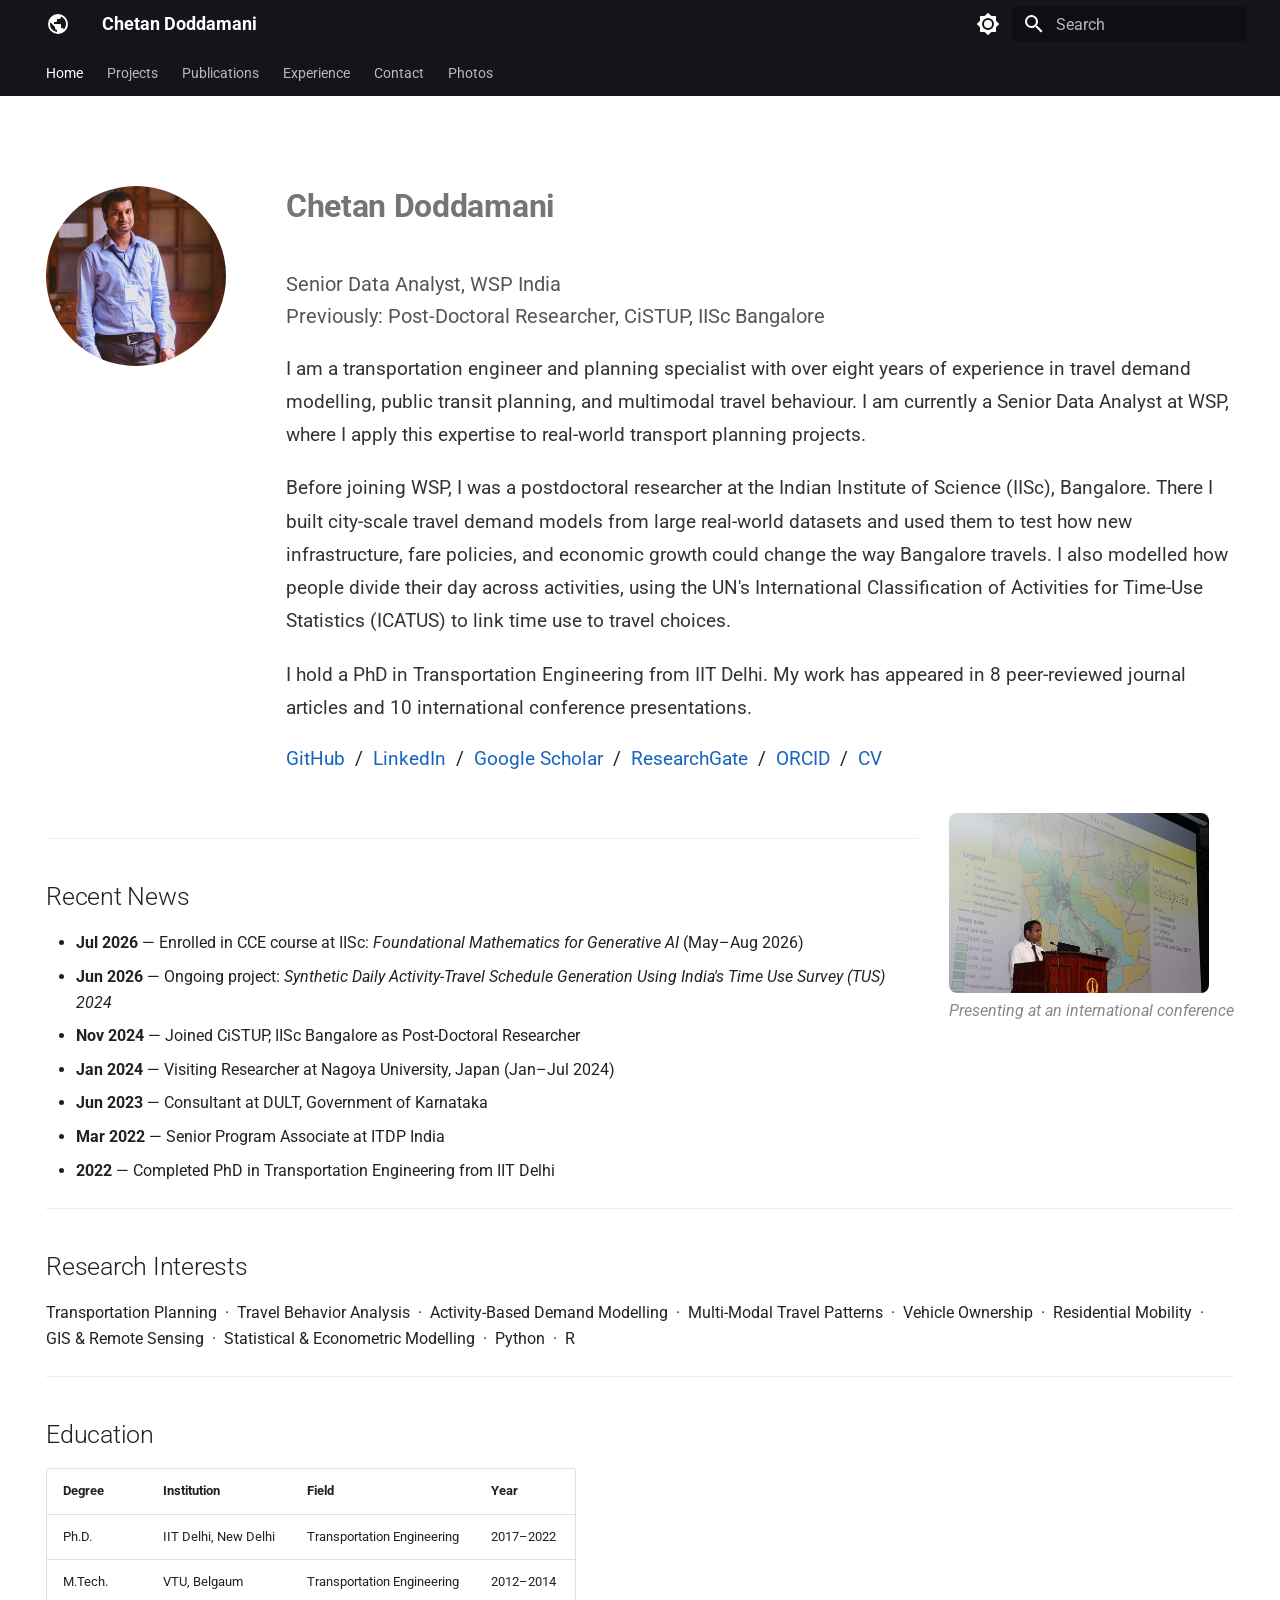
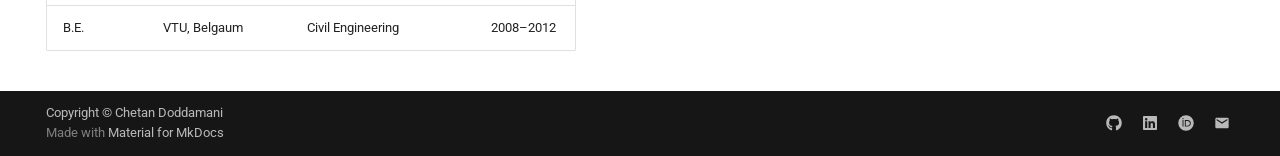
<file: index.html>
<!doctype html>
<html lang="en" class="no-js">
  <head>
    
      <meta charset="utf-8">
      <meta name="viewport" content="width=device-width,initial-scale=1">
      
        <meta name="description" content="Portfolio of Chetan Doddamani — GIS, Remote Sensing, and Spatial Data Science">
      
      
        <meta name="author" content="Chetan Doddamani">
      
      
      
      
        <link rel="next" href="projects/">
      
      
        
      
      
      <link rel="icon" href="assets/images/favicon.png">
      <meta name="generator" content="mkdocs-1.6.1, mkdocs-material-9.7.6">
    
    
      
        <title>Chetan Doddamani</title>
      
    
    
      <link rel="stylesheet" href="assets/stylesheets/main.484c7ddc.min.css">
      
        
        <link rel="stylesheet" href="assets/stylesheets/palette.ab4e12ef.min.css">
      
      


    
    
      
    
    
      
        
        
        <link rel="preconnect" href="https://fonts.gstatic.com" crossorigin>
        <link rel="stylesheet" href="https://fonts.googleapis.com/css?family=Roboto:300,300i,400,400i,700,700i%7CRoboto+Mono:400,400i,700,700i&display=fallback">
        <style>:root{--md-text-font:"Roboto";--md-code-font:"Roboto Mono"}</style>
      
    
    
      <link rel="stylesheet" href="assets/css/extra.css">
    
    <script>__md_scope=new URL(".",location),__md_hash=e=>[...e].reduce(((e,_)=>(e<<5)-e+_.charCodeAt(0)),0),__md_get=(e,_=localStorage,t=__md_scope)=>JSON.parse(_.getItem(t.pathname+"."+e)),__md_set=(e,_,t=localStorage,a=__md_scope)=>{try{t.setItem(a.pathname+"."+e,JSON.stringify(_))}catch(e){}}</script>
    
      

    
    
  </head>
  
  
    
    
      
    
    
    
    
    <body dir="ltr" data-md-color-scheme="default" data-md-color-primary="black" data-md-color-accent="black">
  
    
    <input class="md-toggle" data-md-toggle="drawer" type="checkbox" id="__drawer" autocomplete="off">
    <input class="md-toggle" data-md-toggle="search" type="checkbox" id="__search" autocomplete="off">
    <label class="md-overlay" for="__drawer"></label>
    <div data-md-component="skip">
      
        
        <a href="#recent-news" class="md-skip">
          Skip to content
        </a>
      
    </div>
    <div data-md-component="announce">
      
    </div>
    
    
      

<header class="md-header" data-md-component="header">
  <nav class="md-header__inner md-grid" aria-label="Header">
    <a href="." title="Chetan Doddamani" class="md-header__button md-logo" aria-label="Chetan Doddamani" data-md-component="logo">
      
  
  <svg xmlns="http://www.w3.org/2000/svg" viewBox="0 0 24 24"><path d="M17.9 17.39c-.26-.8-1.01-1.39-1.9-1.39h-1v-3a1 1 0 0 0-1-1H8v-2h2a1 1 0 0 0 1-1V7h2a2 2 0 0 0 2-2v-.41a7.984 7.984 0 0 1 2.9 12.8M11 19.93c-3.95-.49-7-3.85-7-7.93 0-.62.08-1.22.21-1.79L9 15v1a2 2 0 0 0 2 2m1-16A10 10 0 0 0 2 12a10 10 0 0 0 10 10 10 10 0 0 0 10-10A10 10 0 0 0 12 2"/></svg>

    </a>
    <label class="md-header__button md-icon" for="__drawer">
      
      <svg xmlns="http://www.w3.org/2000/svg" viewBox="0 0 24 24"><path d="M3 6h18v2H3zm0 5h18v2H3zm0 5h18v2H3z"/></svg>
    </label>
    <div class="md-header__title" data-md-component="header-title">
      <div class="md-header__ellipsis">
        <div class="md-header__topic">
          <span class="md-ellipsis">
            Chetan Doddamani
          </span>
        </div>
        <div class="md-header__topic" data-md-component="header-topic">
          <span class="md-ellipsis">
            
              Home
            
          </span>
        </div>
      </div>
    </div>
    
      
        <form class="md-header__option" data-md-component="palette">
  
    
    
    
    <input class="md-option" data-md-color-media="" data-md-color-scheme="default" data-md-color-primary="black" data-md-color-accent="black"  aria-label="Switch to dark mode"  type="radio" name="__palette" id="__palette_0">
    
      <label class="md-header__button md-icon" title="Switch to dark mode" for="__palette_1" hidden>
        <svg xmlns="http://www.w3.org/2000/svg" viewBox="0 0 24 24"><path d="M12 8a4 4 0 0 0-4 4 4 4 0 0 0 4 4 4 4 0 0 0 4-4 4 4 0 0 0-4-4m0 10a6 6 0 0 1-6-6 6 6 0 0 1 6-6 6 6 0 0 1 6 6 6 6 0 0 1-6 6m8-9.31V4h-4.69L12 .69 8.69 4H4v4.69L.69 12 4 15.31V20h4.69L12 23.31 15.31 20H20v-4.69L23.31 12z"/></svg>
      </label>
    
  
    
    
    
    <input class="md-option" data-md-color-media="" data-md-color-scheme="slate" data-md-color-primary="black" data-md-color-accent="grey"  aria-label="Switch to light mode"  type="radio" name="__palette" id="__palette_1">
    
      <label class="md-header__button md-icon" title="Switch to light mode" for="__palette_0" hidden>
        <svg xmlns="http://www.w3.org/2000/svg" viewBox="0 0 24 24"><path d="M12 18c-.89 0-1.74-.2-2.5-.55C11.56 16.5 13 14.42 13 12s-1.44-4.5-3.5-5.45C10.26 6.2 11.11 6 12 6a6 6 0 0 1 6 6 6 6 0 0 1-6 6m8-9.31V4h-4.69L12 .69 8.69 4H4v4.69L.69 12 4 15.31V20h4.69L12 23.31 15.31 20H20v-4.69L23.31 12z"/></svg>
      </label>
    
  
</form>
      
    
    
      <script>var palette=__md_get("__palette");if(palette&&palette.color){if("(prefers-color-scheme)"===palette.color.media){var media=matchMedia("(prefers-color-scheme: light)"),input=document.querySelector(media.matches?"[data-md-color-media='(prefers-color-scheme: light)']":"[data-md-color-media='(prefers-color-scheme: dark)']");palette.color.media=input.getAttribute("data-md-color-media"),palette.color.scheme=input.getAttribute("data-md-color-scheme"),palette.color.primary=input.getAttribute("data-md-color-primary"),palette.color.accent=input.getAttribute("data-md-color-accent")}for(var[key,value]of Object.entries(palette.color))document.body.setAttribute("data-md-color-"+key,value)}</script>
    
    
    
      
      
        <label class="md-header__button md-icon" for="__search">
          
          <svg xmlns="http://www.w3.org/2000/svg" viewBox="0 0 24 24"><path d="M9.5 3A6.5 6.5 0 0 1 16 9.5c0 1.61-.59 3.09-1.56 4.23l.27.27h.79l5 5-1.5 1.5-5-5v-.79l-.27-.27A6.52 6.52 0 0 1 9.5 16 6.5 6.5 0 0 1 3 9.5 6.5 6.5 0 0 1 9.5 3m0 2C7 5 5 7 5 9.5S7 14 9.5 14 14 12 14 9.5 12 5 9.5 5"/></svg>
        </label>
        <div class="md-search" data-md-component="search" role="dialog">
  <label class="md-search__overlay" for="__search"></label>
  <div class="md-search__inner" role="search">
    <form class="md-search__form" name="search">
      <input type="text" class="md-search__input" name="query" aria-label="Search" placeholder="Search" autocapitalize="off" autocorrect="off" autocomplete="off" spellcheck="false" data-md-component="search-query" required>
      <label class="md-search__icon md-icon" for="__search">
        
        <svg xmlns="http://www.w3.org/2000/svg" viewBox="0 0 24 24"><path d="M9.5 3A6.5 6.5 0 0 1 16 9.5c0 1.61-.59 3.09-1.56 4.23l.27.27h.79l5 5-1.5 1.5-5-5v-.79l-.27-.27A6.52 6.52 0 0 1 9.5 16 6.5 6.5 0 0 1 3 9.5 6.5 6.5 0 0 1 9.5 3m0 2C7 5 5 7 5 9.5S7 14 9.5 14 14 12 14 9.5 12 5 9.5 5"/></svg>
        
        <svg xmlns="http://www.w3.org/2000/svg" viewBox="0 0 24 24"><path d="M20 11v2H8l5.5 5.5-1.42 1.42L4.16 12l7.92-7.92L13.5 5.5 8 11z"/></svg>
      </label>
      <nav class="md-search__options" aria-label="Search">
        
        <button type="reset" class="md-search__icon md-icon" title="Clear" aria-label="Clear" tabindex="-1">
          
          <svg xmlns="http://www.w3.org/2000/svg" viewBox="0 0 24 24"><path d="M19 6.41 17.59 5 12 10.59 6.41 5 5 6.41 10.59 12 5 17.59 6.41 19 12 13.41 17.59 19 19 17.59 13.41 12z"/></svg>
        </button>
      </nav>
      
    </form>
    <div class="md-search__output">
      <div class="md-search__scrollwrap" tabindex="0" data-md-scrollfix>
        <div class="md-search-result" data-md-component="search-result">
          <div class="md-search-result__meta">
            Initializing search
          </div>
          <ol class="md-search-result__list" role="presentation"></ol>
        </div>
      </div>
    </div>
  </div>
</div>
      
    
    
  </nav>
  
</header>
    
    <div class="md-container" data-md-component="container">
      
      
        
          
            
<nav class="md-tabs" aria-label="Tabs" data-md-component="tabs">
  <div class="md-grid">
    <ul class="md-tabs__list">
      
        
  
  
  
    
  
  
    <li class="md-tabs__item md-tabs__item--active">
      <a href="." class="md-tabs__link">
        
  
  
    
  
  Home

      </a>
    </li>
  

      
        
  
  
  
  
    
    
      <li class="md-tabs__item">
        <a href="projects/" class="md-tabs__link">
          
  
  
  Projects

        </a>
      </li>
    
  

      
        
  
  
  
  
    <li class="md-tabs__item">
      <a href="publications/" class="md-tabs__link">
        
  
  
    
  
  Publications

      </a>
    </li>
  

      
        
  
  
  
  
    <li class="md-tabs__item">
      <a href="experience/" class="md-tabs__link">
        
  
  
    
  
  Experience

      </a>
    </li>
  

      
        
  
  
  
  
    <li class="md-tabs__item">
      <a href="contact/" class="md-tabs__link">
        
  
  
    
  
  Contact

      </a>
    </li>
  

      
        
  
  
  
  
    <li class="md-tabs__item">
      <a href="photos/" class="md-tabs__link">
        
  
  
    
  
  Photos

      </a>
    </li>
  

      
    </ul>
  </div>
</nav>
          
        
      
      <main class="md-main" data-md-component="main">
        <div class="md-main__inner md-grid">
          
            
              
                
              
              <div class="md-sidebar md-sidebar--primary" data-md-component="sidebar" data-md-type="navigation" hidden>
                <div class="md-sidebar__scrollwrap">
                  <div class="md-sidebar__inner">
                    


  


<nav class="md-nav md-nav--primary md-nav--lifted" aria-label="Navigation" data-md-level="0">
  <label class="md-nav__title" for="__drawer">
    <a href="." title="Chetan Doddamani" class="md-nav__button md-logo" aria-label="Chetan Doddamani" data-md-component="logo">
      
  
  <svg xmlns="http://www.w3.org/2000/svg" viewBox="0 0 24 24"><path d="M17.9 17.39c-.26-.8-1.01-1.39-1.9-1.39h-1v-3a1 1 0 0 0-1-1H8v-2h2a1 1 0 0 0 1-1V7h2a2 2 0 0 0 2-2v-.41a7.984 7.984 0 0 1 2.9 12.8M11 19.93c-3.95-.49-7-3.85-7-7.93 0-.62.08-1.22.21-1.79L9 15v1a2 2 0 0 0 2 2m1-16A10 10 0 0 0 2 12a10 10 0 0 0 10 10 10 10 0 0 0 10-10A10 10 0 0 0 12 2"/></svg>

    </a>
    Chetan Doddamani
  </label>
  
  <ul class="md-nav__list" data-md-scrollfix>
    
      
      
  
  
    
  
  
  
    <li class="md-nav__item md-nav__item--active">
      
      <input class="md-nav__toggle md-toggle" type="checkbox" id="__toc">
      
      
      
        <label class="md-nav__link md-nav__link--active" for="__toc">
          
  
  
  <span class="md-ellipsis">
    
  
    Home
  

    
  </span>
  
  

          <span class="md-nav__icon md-icon"></span>
        </label>
      
      <a href="." class="md-nav__link md-nav__link--active">
        
  
  
  <span class="md-ellipsis">
    
  
    Home
  

    
  </span>
  
  

      </a>
      
        

<nav class="md-nav md-nav--secondary" aria-label="Table of contents">
  
  
  
  
    <label class="md-nav__title" for="__toc">
      <span class="md-nav__icon md-icon"></span>
      Table of contents
    </label>
    <ul class="md-nav__list" data-md-component="toc" data-md-scrollfix>
      
        <li class="md-nav__item">
  <a href="#recent-news" class="md-nav__link">
    <span class="md-ellipsis">
      
        Recent News
      
    </span>
  </a>
  
</li>
      
        <li class="md-nav__item">
  <a href="#research-interests" class="md-nav__link">
    <span class="md-ellipsis">
      
        Research Interests
      
    </span>
  </a>
  
</li>
      
        <li class="md-nav__item">
  <a href="#education" class="md-nav__link">
    <span class="md-ellipsis">
      
        Education
      
    </span>
  </a>
  
</li>
      
    </ul>
  
</nav>
      
    </li>
  

    
      
      
  
  
  
  
    
    
    
    
      
      
    
    
    <li class="md-nav__item md-nav__item--nested">
      
        
        
        <input class="md-nav__toggle md-toggle " type="checkbox" id="__nav_2" >
        
          
          <label class="md-nav__link" for="__nav_2" id="__nav_2_label" tabindex="0">
            
  
  
  <span class="md-ellipsis">
    
  
    Projects
  

    
  </span>
  
  

            <span class="md-nav__icon md-icon"></span>
          </label>
        
        <nav class="md-nav" data-md-level="1" aria-labelledby="__nav_2_label" aria-expanded="false">
          <label class="md-nav__title" for="__nav_2">
            <span class="md-nav__icon md-icon"></span>
            
  
    Projects
  

          </label>
          <ul class="md-nav__list" data-md-scrollfix>
            
              
                
  
  
  
  
    <li class="md-nav__item">
      <a href="projects/" class="md-nav__link">
        
  
  
  <span class="md-ellipsis">
    
  
    All Projects
  

    
  </span>
  
  

      </a>
    </li>
  

              
            
              
                
  
  
  
  
    <li class="md-nav__item">
      <a href="projects/sample-project/" class="md-nav__link">
        
  
  
  <span class="md-ellipsis">
    
  
    Sample Project
  

    
  </span>
  
  

      </a>
    </li>
  

              
            
              
                
  
  
  
  
    <li class="md-nav__item">
      <a href="projects/sample-notebook/" class="md-nav__link">
        
  
  
  <span class="md-ellipsis">
    
  
    Sample Notebook
  

    
  </span>
  
  

      </a>
    </li>
  

              
            
          </ul>
        </nav>
      
    </li>
  

    
      
      
  
  
  
  
    <li class="md-nav__item">
      <a href="publications/" class="md-nav__link">
        
  
  
  <span class="md-ellipsis">
    
  
    Publications
  

    
  </span>
  
  

      </a>
    </li>
  

    
      
      
  
  
  
  
    <li class="md-nav__item">
      <a href="experience/" class="md-nav__link">
        
  
  
  <span class="md-ellipsis">
    
  
    Experience
  

    
  </span>
  
  

      </a>
    </li>
  

    
      
      
  
  
  
  
    <li class="md-nav__item">
      <a href="contact/" class="md-nav__link">
        
  
  
  <span class="md-ellipsis">
    
  
    Contact
  

    
  </span>
  
  

      </a>
    </li>
  

    
      
      
  
  
  
  
    <li class="md-nav__item">
      <a href="photos/" class="md-nav__link">
        
  
  
  <span class="md-ellipsis">
    
  
    Photos
  

    
  </span>
  
  

      </a>
    </li>
  

    
  </ul>
</nav>
                  </div>
                </div>
              </div>
            
            
              
                
              
              <div class="md-sidebar md-sidebar--secondary" data-md-component="sidebar" data-md-type="toc" hidden>
                <div class="md-sidebar__scrollwrap">
                  <div class="md-sidebar__inner">
                    

<nav class="md-nav md-nav--secondary" aria-label="Table of contents">
  
  
  
  
    <label class="md-nav__title" for="__toc">
      <span class="md-nav__icon md-icon"></span>
      Table of contents
    </label>
    <ul class="md-nav__list" data-md-component="toc" data-md-scrollfix>
      
        <li class="md-nav__item">
  <a href="#recent-news" class="md-nav__link">
    <span class="md-ellipsis">
      
        Recent News
      
    </span>
  </a>
  
</li>
      
        <li class="md-nav__item">
  <a href="#research-interests" class="md-nav__link">
    <span class="md-ellipsis">
      
        Research Interests
      
    </span>
  </a>
  
</li>
      
        <li class="md-nav__item">
  <a href="#education" class="md-nav__link">
    <span class="md-ellipsis">
      
        Education
      
    </span>
  </a>
  
</li>
      
    </ul>
  
</nav>
                  </div>
                </div>
              </div>
            
          
          
            <div class="md-content" data-md-component="content">
              
              <article class="md-content__inner md-typeset">
                
                  
  




<div class="intro-section">
  <div class="intro-photo">
    <img src="assets/images/profile.jpg" alt="Chetan Doddamani">
  </div>
  <div class="intro-text">
    <h1 class="intro-name"><strong>Chetan Doddamani</strong></h1>
    <p class="intro-title">
      Senior Data Analyst, WSP India<br>
      <span class="intro-prev">Previously: Post-Doctoral Researcher, CiSTUP, IISc Bangalore</span>
    </p>
    <p class="intro-bio">
      I am a transportation engineer and planning specialist with over eight years of experience in travel demand modelling, public transit planning, and multimodal travel behaviour. I am currently a Senior Data Analyst at WSP, where I apply this expertise to real-world transport planning projects.
    </p>
    <p class="intro-bio">
      Before joining WSP, I was a postdoctoral researcher at the Indian Institute of Science (IISc), Bangalore. There I built city-scale travel demand models from large real-world datasets and used them to test how new infrastructure, fare policies, and economic growth could change the way Bangalore travels. I also modelled how people divide their day across activities, using the UN's International Classification of Activities for Time-Use Statistics (ICATUS) to link time use to travel choices.
    </p>
    <p class="intro-bio">
      I hold a PhD in Transportation Engineering from IIT Delhi. My work has appeared in 8 peer-reviewed journal articles and 10 international conference presentations.
    </p>
    <p class="intro-links">
      <a href="https://github.com/chetandoddamani" target="_blank">GitHub</a> &nbsp;/&nbsp;
      <a href="https://www.linkedin.com/in/dr-chetan-doddamani-phd-9a742217/" target="_blank">LinkedIn</a> &nbsp;/&nbsp;
      <a href="https://scholar.google.co.in/citations?user=lHYaddMAAAAJ&hl=en" target="_blank">Google Scholar</a> &nbsp;/&nbsp;
      <a href="https://www.researchgate.net/profile/Chetan-Doddamani" target="_blank">ResearchGate</a> &nbsp;/&nbsp;
      <a href="https://orcid.org/0000-0002-0668-2036" target="_blank">ORCID</a> &nbsp;/&nbsp;
      <a href="assets/Chetan-CV.pdf" target="_blank">CV</a>
    </p>
  </div>
</div>

<div class="conf-photo">
  <img src="assets/images/presentation.png" alt="Presenting at an international conference">
  <p class="conf-caption">Presenting at an international conference</p>
</div>

<hr />
<h2 id="recent-news">Recent News</h2>
<ul>
<li><strong>Jul 2026</strong> — Enrolled in CCE course at IISc: <em>Foundational Mathematics for Generative AI</em> (May–Aug 2026)</li>
<li><strong>Jun 2026</strong> — Ongoing project: <em>Synthetic Daily Activity-Travel Schedule Generation Using India's Time Use Survey (TUS) 2024</em></li>
<li><strong>Nov 2024</strong> — Joined CiSTUP, IISc Bangalore as Post-Doctoral Researcher</li>
<li><strong>Jan 2024</strong> — Visiting Researcher at Nagoya University, Japan (Jan–Jul 2024)</li>
<li><strong>Jun 2023</strong> — Consultant at DULT, Government of Karnataka</li>
<li><strong>Mar 2022</strong> — Senior Program Associate at ITDP India</li>
<li><strong>2022</strong> — Completed PhD in Transportation Engineering from IIT Delhi</li>
</ul>
<hr />
<h2 id="research-interests">Research Interests</h2>
<p>Transportation Planning &nbsp;·&nbsp; Travel Behavior Analysis &nbsp;·&nbsp; Activity-Based Demand Modelling &nbsp;·&nbsp; Multi-Modal Travel Patterns &nbsp;·&nbsp; Vehicle Ownership &nbsp;·&nbsp; Residential Mobility &nbsp;·&nbsp; GIS &amp; Remote Sensing &nbsp;·&nbsp; Statistical &amp; Econometric Modelling &nbsp;·&nbsp; Python &nbsp;·&nbsp; R</p>
<hr />
<h2 id="education">Education</h2>
<table>
<thead>
<tr>
<th>Degree</th>
<th>Institution</th>
<th>Field</th>
<th>Year</th>
</tr>
</thead>
<tbody>
<tr>
<td>Ph.D.</td>
<td>IIT Delhi, New Delhi</td>
<td>Transportation Engineering</td>
<td>2017–2022</td>
</tr>
<tr>
<td>M.Tech.</td>
<td>VTU, Belgaum</td>
<td>Transportation Engineering</td>
<td>2012–2014</td>
</tr>
<tr>
<td>B.E.</td>
<td>VTU, Belgaum</td>
<td>Civil Engineering</td>
<td>2008–2012</td>
</tr>
</tbody>
</table>







  
  




  



                
              </article>
            </div>
          
          
<script>var target=document.getElementById(location.hash.slice(1));target&&target.name&&(target.checked=target.name.startsWith("__tabbed_"))</script>
        </div>
        
          <button type="button" class="md-top md-icon" data-md-component="top" hidden>
  
  <svg xmlns="http://www.w3.org/2000/svg" viewBox="0 0 24 24"><path d="M13 20h-2V8l-5.5 5.5-1.42-1.42L12 4.16l7.92 7.92-1.42 1.42L13 8z"/></svg>
  Back to top
</button>
        
      </main>
      
        <footer class="md-footer">
  
  <div class="md-footer-meta md-typeset">
    <div class="md-footer-meta__inner md-grid">
      <div class="md-copyright">
  
    <div class="md-copyright__highlight">
      Copyright &copy; Chetan Doddamani
    </div>
  
  
    Made with
    <a href="https://squidfunk.github.io/mkdocs-material/" target="_blank" rel="noopener">
      Material for MkDocs
    </a>
  
</div>
      
        
<div class="md-social">
  
    
    
    
    
      
      
    
    <a href="https://github.com/chetandoddamani" target="_blank" rel="noopener" title="github.com" class="md-social__link">
      <svg xmlns="http://www.w3.org/2000/svg" viewBox="0 0 512 512"><!--! Font Awesome Free 7.1.0 by @fontawesome - https://fontawesome.com License - https://fontawesome.com/license/free (Icons: CC BY 4.0, Fonts: SIL OFL 1.1, Code: MIT License) Copyright 2025 Fonticons, Inc.--><path d="M173.9 397.4c0 2-2.3 3.6-5.2 3.6-3.3.3-5.6-1.3-5.6-3.6 0-2 2.3-3.6 5.2-3.6 3-.3 5.6 1.3 5.6 3.6m-31.1-4.5c-.7 2 1.3 4.3 4.3 4.9 2.6 1 5.6 0 6.2-2s-1.3-4.3-4.3-5.2c-2.6-.7-5.5.3-6.2 2.3m44.2-1.7c-2.9.7-4.9 2.6-4.6 4.9.3 2 2.9 3.3 5.9 2.6 2.9-.7 4.9-2.6 4.6-4.6-.3-1.9-3-3.2-5.9-2.9M252.8 8C114.1 8 8 113.3 8 252c0 110.9 69.8 205.8 169.5 239.2 12.8 2.3 17.3-5.6 17.3-12.1 0-6.2-.3-40.4-.3-61.4 0 0-70 15-84.7-29.8 0 0-11.4-29.1-27.8-36.6 0 0-22.9-15.7 1.6-15.4 0 0 24.9 2 38.6 25.8 21.9 38.6 58.6 27.5 72.9 20.9 2.3-16 8.8-27.1 16-33.7-55.9-6.2-112.3-14.3-112.3-110.5 0-27.5 7.6-41.3 23.6-58.9-2.6-6.5-11.1-33.3 2.6-67.9 20.9-6.5 69 27 69 27 20-5.6 41.5-8.5 62.8-8.5s42.8 2.9 62.8 8.5c0 0 48.1-33.6 69-27 13.7 34.7 5.2 61.4 2.6 67.9 16 17.7 25.8 31.5 25.8 58.9 0 96.5-58.9 104.2-114.8 110.5 9.2 7.9 17 22.9 17 46.4 0 33.7-.3 75.4-.3 83.6 0 6.5 4.6 14.4 17.3 12.1C436.2 457.8 504 362.9 504 252 504 113.3 391.5 8 252.8 8M105.2 352.9c-1.3 1-1 3.3.7 5.2 1.6 1.6 3.9 2.3 5.2 1 1.3-1 1-3.3-.7-5.2-1.6-1.6-3.9-2.3-5.2-1m-10.8-8.1c-.7 1.3.3 2.9 2.3 3.9 1.6 1 3.6.7 4.3-.7.7-1.3-.3-2.9-2.3-3.9-2-.6-3.6-.3-4.3.7m32.4 35.6c-1.6 1.3-1 4.3 1.3 6.2 2.3 2.3 5.2 2.6 6.5 1 1.3-1.3.7-4.3-1.3-6.2-2.2-2.3-5.2-2.6-6.5-1m-11.4-14.7c-1.6 1-1.6 3.6 0 5.9s4.3 3.3 5.6 2.3c1.6-1.3 1.6-3.9 0-6.2-1.4-2.3-4-3.3-5.6-2"/></svg>
    </a>
  
    
    
    
    
      
      
    
    <a href="https://www.linkedin.com/in/dr-chetan-doddamani-phd-9a742217/" target="_blank" rel="noopener" title="www.linkedin.com" class="md-social__link">
      <svg xmlns="http://www.w3.org/2000/svg" viewBox="0 0 448 512"><!--! Font Awesome Free 7.1.0 by @fontawesome - https://fontawesome.com License - https://fontawesome.com/license/free (Icons: CC BY 4.0, Fonts: SIL OFL 1.1, Code: MIT License) Copyright 2025 Fonticons, Inc.--><path d="M416 32H31.9C14.3 32 0 46.5 0 64.3v383.4C0 465.5 14.3 480 31.9 480H416c17.6 0 32-14.5 32-32.3V64.3c0-17.8-14.4-32.3-32-32.3M135.4 416H69V202.2h66.5V416zM102.2 96a38.5 38.5 0 1 1 0 77 38.5 38.5 0 1 1 0-77m282.1 320h-66.4V312c0-24.8-.5-56.7-34.5-56.7-34.6 0-39.9 27-39.9 54.9V416h-66.4V202.2h63.7v29.2h.9c8.9-16.8 30.6-34.5 62.9-34.5 67.2 0 79.7 44.3 79.7 101.9z"/></svg>
    </a>
  
    
    
    
    
      
      
    
    <a href="https://orcid.org/0000-0002-0668-2036" target="_blank" rel="noopener" title="orcid.org" class="md-social__link">
      <svg xmlns="http://www.w3.org/2000/svg" viewBox="0 0 512 512"><!--! Font Awesome Free 7.1.0 by @fontawesome - https://fontawesome.com License - https://fontawesome.com/license/free (Icons: CC BY 4.0, Fonts: SIL OFL 1.1, Code: MIT License) Copyright 2025 Fonticons, Inc.--><path d="M294.7 188.2h-45.9V342h47.5c67.6 0 83.1-51.3 83.1-76.9 0-41.6-26.5-76.9-84.7-76.9M256 8a248 248 0 1 0 0 496 248 248 0 1 0 0-496m-80.8 360.8h-29.8V161.3h29.8zM160.3 98.5a19.6 19.6 0 1 1 0 39.2 19.6 19.6 0 1 1 0-39.2M300 369h-81V161.3h80.6c76.7 0 110.4 54.8 110.4 103.9 0 53.3-41.7 103.9-110 103.9z"/></svg>
    </a>
  
    
    
    
    
    <a href="mailto:chetandoddamani01@gmail.com" target="_blank" rel="noopener" title="" class="md-social__link">
      <svg xmlns="http://www.w3.org/2000/svg" viewBox="0 0 24 24"><path d="m20 8-8 5-8-5V6l8 5 8-5m0-2H4c-1.11 0-2 .89-2 2v12a2 2 0 0 0 2 2h16a2 2 0 0 0 2-2V6a2 2 0 0 0-2-2"/></svg>
    </a>
  
</div>
      
    </div>
  </div>
</footer>
      
    </div>
    <div class="md-dialog" data-md-component="dialog">
      <div class="md-dialog__inner md-typeset"></div>
    </div>
    
    
    
      
      
      <script id="__config" type="application/json">{"annotate": null, "base": ".", "features": ["navigation.tabs", "navigation.top", "content.code.copy"], "search": "assets/javascripts/workers/search.2c215733.min.js", "tags": null, "translations": {"clipboard.copied": "Copied to clipboard", "clipboard.copy": "Copy to clipboard", "search.result.more.one": "1 more on this page", "search.result.more.other": "# more on this page", "search.result.none": "No matching documents", "search.result.one": "1 matching document", "search.result.other": "# matching documents", "search.result.placeholder": "Type to start searching", "search.result.term.missing": "Missing", "select.version": "Select version"}, "version": null}</script>
    
    
      <script src="assets/javascripts/bundle.79ae519e.min.js"></script>
      
    
  </body>
</html>
</file>
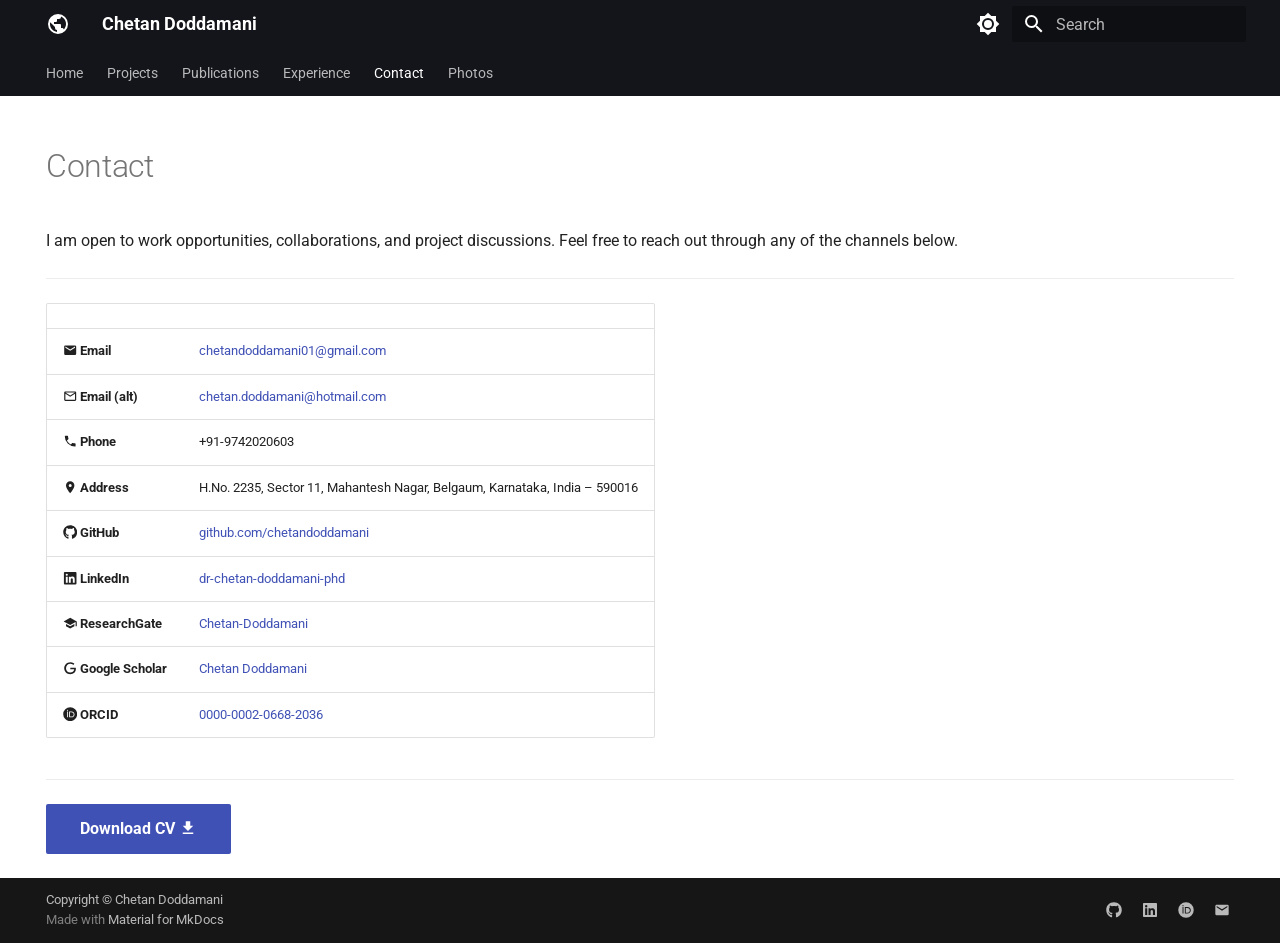
<file: contact/index.html>
<!doctype html>
<html lang="en" class="no-js">
  <head>
    
      <meta charset="utf-8">
      <meta name="viewport" content="width=device-width,initial-scale=1">
      
        <meta name="description" content="Portfolio of Chetan Doddamani — GIS, Remote Sensing, and Spatial Data Science">
      
      
        <meta name="author" content="Chetan Doddamani">
      
      
      
        <link rel="prev" href="../experience/">
      
      
        <link rel="next" href="../photos/">
      
      
        
      
      
      <link rel="icon" href="../assets/images/favicon.png">
      <meta name="generator" content="mkdocs-1.6.1, mkdocs-material-9.7.6">
    
    
      
        <title>Contact - Chetan Doddamani</title>
      
    
    
      <link rel="stylesheet" href="../assets/stylesheets/main.484c7ddc.min.css">
      
        
        <link rel="stylesheet" href="../assets/stylesheets/palette.ab4e12ef.min.css">
      
      


    
    
      
    
    
      
        
        
        <link rel="preconnect" href="https://fonts.gstatic.com" crossorigin>
        <link rel="stylesheet" href="https://fonts.googleapis.com/css?family=Roboto:300,300i,400,400i,700,700i%7CRoboto+Mono:400,400i,700,700i&display=fallback">
        <style>:root{--md-text-font:"Roboto";--md-code-font:"Roboto Mono"}</style>
      
    
    
      <link rel="stylesheet" href="../assets/css/extra.css">
    
    <script>__md_scope=new URL("..",location),__md_hash=e=>[...e].reduce(((e,_)=>(e<<5)-e+_.charCodeAt(0)),0),__md_get=(e,_=localStorage,t=__md_scope)=>JSON.parse(_.getItem(t.pathname+"."+e)),__md_set=(e,_,t=localStorage,a=__md_scope)=>{try{t.setItem(a.pathname+"."+e,JSON.stringify(_))}catch(e){}}</script>
    
      

    
    
  </head>
  
  
    
    
      
    
    
    
    
    <body dir="ltr" data-md-color-scheme="default" data-md-color-primary="black" data-md-color-accent="black">
  
    
    <input class="md-toggle" data-md-toggle="drawer" type="checkbox" id="__drawer" autocomplete="off">
    <input class="md-toggle" data-md-toggle="search" type="checkbox" id="__search" autocomplete="off">
    <label class="md-overlay" for="__drawer"></label>
    <div data-md-component="skip">
      
        
        <a href="#contact" class="md-skip">
          Skip to content
        </a>
      
    </div>
    <div data-md-component="announce">
      
    </div>
    
    
      

<header class="md-header" data-md-component="header">
  <nav class="md-header__inner md-grid" aria-label="Header">
    <a href=".." title="Chetan Doddamani" class="md-header__button md-logo" aria-label="Chetan Doddamani" data-md-component="logo">
      
  
  <svg xmlns="http://www.w3.org/2000/svg" viewBox="0 0 24 24"><path d="M17.9 17.39c-.26-.8-1.01-1.39-1.9-1.39h-1v-3a1 1 0 0 0-1-1H8v-2h2a1 1 0 0 0 1-1V7h2a2 2 0 0 0 2-2v-.41a7.984 7.984 0 0 1 2.9 12.8M11 19.93c-3.95-.49-7-3.85-7-7.93 0-.62.08-1.22.21-1.79L9 15v1a2 2 0 0 0 2 2m1-16A10 10 0 0 0 2 12a10 10 0 0 0 10 10 10 10 0 0 0 10-10A10 10 0 0 0 12 2"/></svg>

    </a>
    <label class="md-header__button md-icon" for="__drawer">
      
      <svg xmlns="http://www.w3.org/2000/svg" viewBox="0 0 24 24"><path d="M3 6h18v2H3zm0 5h18v2H3zm0 5h18v2H3z"/></svg>
    </label>
    <div class="md-header__title" data-md-component="header-title">
      <div class="md-header__ellipsis">
        <div class="md-header__topic">
          <span class="md-ellipsis">
            Chetan Doddamani
          </span>
        </div>
        <div class="md-header__topic" data-md-component="header-topic">
          <span class="md-ellipsis">
            
              Contact
            
          </span>
        </div>
      </div>
    </div>
    
      
        <form class="md-header__option" data-md-component="palette">
  
    
    
    
    <input class="md-option" data-md-color-media="" data-md-color-scheme="default" data-md-color-primary="black" data-md-color-accent="black"  aria-label="Switch to dark mode"  type="radio" name="__palette" id="__palette_0">
    
      <label class="md-header__button md-icon" title="Switch to dark mode" for="__palette_1" hidden>
        <svg xmlns="http://www.w3.org/2000/svg" viewBox="0 0 24 24"><path d="M12 8a4 4 0 0 0-4 4 4 4 0 0 0 4 4 4 4 0 0 0 4-4 4 4 0 0 0-4-4m0 10a6 6 0 0 1-6-6 6 6 0 0 1 6-6 6 6 0 0 1 6 6 6 6 0 0 1-6 6m8-9.31V4h-4.69L12 .69 8.69 4H4v4.69L.69 12 4 15.31V20h4.69L12 23.31 15.31 20H20v-4.69L23.31 12z"/></svg>
      </label>
    
  
    
    
    
    <input class="md-option" data-md-color-media="" data-md-color-scheme="slate" data-md-color-primary="black" data-md-color-accent="grey"  aria-label="Switch to light mode"  type="radio" name="__palette" id="__palette_1">
    
      <label class="md-header__button md-icon" title="Switch to light mode" for="__palette_0" hidden>
        <svg xmlns="http://www.w3.org/2000/svg" viewBox="0 0 24 24"><path d="M12 18c-.89 0-1.74-.2-2.5-.55C11.56 16.5 13 14.42 13 12s-1.44-4.5-3.5-5.45C10.26 6.2 11.11 6 12 6a6 6 0 0 1 6 6 6 6 0 0 1-6 6m8-9.31V4h-4.69L12 .69 8.69 4H4v4.69L.69 12 4 15.31V20h4.69L12 23.31 15.31 20H20v-4.69L23.31 12z"/></svg>
      </label>
    
  
</form>
      
    
    
      <script>var palette=__md_get("__palette");if(palette&&palette.color){if("(prefers-color-scheme)"===palette.color.media){var media=matchMedia("(prefers-color-scheme: light)"),input=document.querySelector(media.matches?"[data-md-color-media='(prefers-color-scheme: light)']":"[data-md-color-media='(prefers-color-scheme: dark)']");palette.color.media=input.getAttribute("data-md-color-media"),palette.color.scheme=input.getAttribute("data-md-color-scheme"),palette.color.primary=input.getAttribute("data-md-color-primary"),palette.color.accent=input.getAttribute("data-md-color-accent")}for(var[key,value]of Object.entries(palette.color))document.body.setAttribute("data-md-color-"+key,value)}</script>
    
    
    
      
      
        <label class="md-header__button md-icon" for="__search">
          
          <svg xmlns="http://www.w3.org/2000/svg" viewBox="0 0 24 24"><path d="M9.5 3A6.5 6.5 0 0 1 16 9.5c0 1.61-.59 3.09-1.56 4.23l.27.27h.79l5 5-1.5 1.5-5-5v-.79l-.27-.27A6.52 6.52 0 0 1 9.5 16 6.5 6.5 0 0 1 3 9.5 6.5 6.5 0 0 1 9.5 3m0 2C7 5 5 7 5 9.5S7 14 9.5 14 14 12 14 9.5 12 5 9.5 5"/></svg>
        </label>
        <div class="md-search" data-md-component="search" role="dialog">
  <label class="md-search__overlay" for="__search"></label>
  <div class="md-search__inner" role="search">
    <form class="md-search__form" name="search">
      <input type="text" class="md-search__input" name="query" aria-label="Search" placeholder="Search" autocapitalize="off" autocorrect="off" autocomplete="off" spellcheck="false" data-md-component="search-query" required>
      <label class="md-search__icon md-icon" for="__search">
        
        <svg xmlns="http://www.w3.org/2000/svg" viewBox="0 0 24 24"><path d="M9.5 3A6.5 6.5 0 0 1 16 9.5c0 1.61-.59 3.09-1.56 4.23l.27.27h.79l5 5-1.5 1.5-5-5v-.79l-.27-.27A6.52 6.52 0 0 1 9.5 16 6.5 6.5 0 0 1 3 9.5 6.5 6.5 0 0 1 9.5 3m0 2C7 5 5 7 5 9.5S7 14 9.5 14 14 12 14 9.5 12 5 9.5 5"/></svg>
        
        <svg xmlns="http://www.w3.org/2000/svg" viewBox="0 0 24 24"><path d="M20 11v2H8l5.5 5.5-1.42 1.42L4.16 12l7.92-7.92L13.5 5.5 8 11z"/></svg>
      </label>
      <nav class="md-search__options" aria-label="Search">
        
        <button type="reset" class="md-search__icon md-icon" title="Clear" aria-label="Clear" tabindex="-1">
          
          <svg xmlns="http://www.w3.org/2000/svg" viewBox="0 0 24 24"><path d="M19 6.41 17.59 5 12 10.59 6.41 5 5 6.41 10.59 12 5 17.59 6.41 19 12 13.41 17.59 19 19 17.59 13.41 12z"/></svg>
        </button>
      </nav>
      
    </form>
    <div class="md-search__output">
      <div class="md-search__scrollwrap" tabindex="0" data-md-scrollfix>
        <div class="md-search-result" data-md-component="search-result">
          <div class="md-search-result__meta">
            Initializing search
          </div>
          <ol class="md-search-result__list" role="presentation"></ol>
        </div>
      </div>
    </div>
  </div>
</div>
      
    
    
  </nav>
  
</header>
    
    <div class="md-container" data-md-component="container">
      
      
        
          
            
<nav class="md-tabs" aria-label="Tabs" data-md-component="tabs">
  <div class="md-grid">
    <ul class="md-tabs__list">
      
        
  
  
  
  
    <li class="md-tabs__item">
      <a href=".." class="md-tabs__link">
        
  
  
    
  
  Home

      </a>
    </li>
  

      
        
  
  
  
  
    
    
      <li class="md-tabs__item">
        <a href="../projects/" class="md-tabs__link">
          
  
  
  Projects

        </a>
      </li>
    
  

      
        
  
  
  
  
    <li class="md-tabs__item">
      <a href="../publications/" class="md-tabs__link">
        
  
  
    
  
  Publications

      </a>
    </li>
  

      
        
  
  
  
  
    <li class="md-tabs__item">
      <a href="../experience/" class="md-tabs__link">
        
  
  
    
  
  Experience

      </a>
    </li>
  

      
        
  
  
  
    
  
  
    <li class="md-tabs__item md-tabs__item--active">
      <a href="./" class="md-tabs__link">
        
  
  
    
  
  Contact

      </a>
    </li>
  

      
        
  
  
  
  
    <li class="md-tabs__item">
      <a href="../photos/" class="md-tabs__link">
        
  
  
    
  
  Photos

      </a>
    </li>
  

      
    </ul>
  </div>
</nav>
          
        
      
      <main class="md-main" data-md-component="main">
        <div class="md-main__inner md-grid">
          
            
              
                
              
              <div class="md-sidebar md-sidebar--primary" data-md-component="sidebar" data-md-type="navigation" hidden>
                <div class="md-sidebar__scrollwrap">
                  <div class="md-sidebar__inner">
                    


  


<nav class="md-nav md-nav--primary md-nav--lifted" aria-label="Navigation" data-md-level="0">
  <label class="md-nav__title" for="__drawer">
    <a href=".." title="Chetan Doddamani" class="md-nav__button md-logo" aria-label="Chetan Doddamani" data-md-component="logo">
      
  
  <svg xmlns="http://www.w3.org/2000/svg" viewBox="0 0 24 24"><path d="M17.9 17.39c-.26-.8-1.01-1.39-1.9-1.39h-1v-3a1 1 0 0 0-1-1H8v-2h2a1 1 0 0 0 1-1V7h2a2 2 0 0 0 2-2v-.41a7.984 7.984 0 0 1 2.9 12.8M11 19.93c-3.95-.49-7-3.85-7-7.93 0-.62.08-1.22.21-1.79L9 15v1a2 2 0 0 0 2 2m1-16A10 10 0 0 0 2 12a10 10 0 0 0 10 10 10 10 0 0 0 10-10A10 10 0 0 0 12 2"/></svg>

    </a>
    Chetan Doddamani
  </label>
  
  <ul class="md-nav__list" data-md-scrollfix>
    
      
      
  
  
  
  
    <li class="md-nav__item">
      <a href=".." class="md-nav__link">
        
  
  
  <span class="md-ellipsis">
    
  
    Home
  

    
  </span>
  
  

      </a>
    </li>
  

    
      
      
  
  
  
  
    
    
    
    
      
      
    
    
    <li class="md-nav__item md-nav__item--nested">
      
        
        
        <input class="md-nav__toggle md-toggle " type="checkbox" id="__nav_2" >
        
          
          <label class="md-nav__link" for="__nav_2" id="__nav_2_label" tabindex="0">
            
  
  
  <span class="md-ellipsis">
    
  
    Projects
  

    
  </span>
  
  

            <span class="md-nav__icon md-icon"></span>
          </label>
        
        <nav class="md-nav" data-md-level="1" aria-labelledby="__nav_2_label" aria-expanded="false">
          <label class="md-nav__title" for="__nav_2">
            <span class="md-nav__icon md-icon"></span>
            
  
    Projects
  

          </label>
          <ul class="md-nav__list" data-md-scrollfix>
            
              
                
  
  
  
  
    <li class="md-nav__item">
      <a href="../projects/" class="md-nav__link">
        
  
  
  <span class="md-ellipsis">
    
  
    All Projects
  

    
  </span>
  
  

      </a>
    </li>
  

              
            
              
                
  
  
  
  
    <li class="md-nav__item">
      <a href="../projects/sample-project/" class="md-nav__link">
        
  
  
  <span class="md-ellipsis">
    
  
    Sample Project
  

    
  </span>
  
  

      </a>
    </li>
  

              
            
              
                
  
  
  
  
    <li class="md-nav__item">
      <a href="../projects/sample-notebook/" class="md-nav__link">
        
  
  
  <span class="md-ellipsis">
    
  
    Sample Notebook
  

    
  </span>
  
  

      </a>
    </li>
  

              
            
          </ul>
        </nav>
      
    </li>
  

    
      
      
  
  
  
  
    <li class="md-nav__item">
      <a href="../publications/" class="md-nav__link">
        
  
  
  <span class="md-ellipsis">
    
  
    Publications
  

    
  </span>
  
  

      </a>
    </li>
  

    
      
      
  
  
  
  
    <li class="md-nav__item">
      <a href="../experience/" class="md-nav__link">
        
  
  
  <span class="md-ellipsis">
    
  
    Experience
  

    
  </span>
  
  

      </a>
    </li>
  

    
      
      
  
  
    
  
  
  
    <li class="md-nav__item md-nav__item--active">
      
      <input class="md-nav__toggle md-toggle" type="checkbox" id="__toc">
      
      
        
      
      
      <a href="./" class="md-nav__link md-nav__link--active">
        
  
  
  <span class="md-ellipsis">
    
  
    Contact
  

    
  </span>
  
  

      </a>
      
    </li>
  

    
      
      
  
  
  
  
    <li class="md-nav__item">
      <a href="../photos/" class="md-nav__link">
        
  
  
  <span class="md-ellipsis">
    
  
    Photos
  

    
  </span>
  
  

      </a>
    </li>
  

    
  </ul>
</nav>
                  </div>
                </div>
              </div>
            
            
              
                
              
              <div class="md-sidebar md-sidebar--secondary" data-md-component="sidebar" data-md-type="toc" hidden>
                <div class="md-sidebar__scrollwrap">
                  <div class="md-sidebar__inner">
                    

<nav class="md-nav md-nav--secondary" aria-label="Table of contents">
  
  
  
    
  
  
</nav>
                  </div>
                </div>
              </div>
            
          
          
            <div class="md-content" data-md-component="content">
              
              <article class="md-content__inner md-typeset">
                
                  
  




<h1 id="contact">Contact</h1>
<p>I am open to work opportunities, collaborations, and project discussions.
Feel free to reach out through any of the channels below.</p>
<hr />
<table>
<thead>
<tr>
<th></th>
<th></th>
</tr>
</thead>
<tbody>
<tr>
<td><span class="twemoji"><svg xmlns="http://www.w3.org/2000/svg" viewBox="0 0 24 24"><path d="m20 8-8 5-8-5V6l8 5 8-5m0-2H4c-1.11 0-2 .89-2 2v12a2 2 0 0 0 2 2h16a2 2 0 0 0 2-2V6a2 2 0 0 0-2-2"/></svg></span> <strong>Email</strong></td>
<td><a href="mailto:chetandoddamani01@gmail.com">chetandoddamani01@gmail.com</a></td>
</tr>
<tr>
<td><span class="twemoji"><svg xmlns="http://www.w3.org/2000/svg" viewBox="0 0 24 24"><path d="M22 6c0-1.1-.9-2-2-2H4c-1.1 0-2 .9-2 2v12c0 1.1.9 2 2 2h16c1.1 0 2-.9 2-2zm-2 0-8 5-8-5zm0 12H4V8l8 5 8-5z"/></svg></span> <strong>Email (alt)</strong></td>
<td><a href="mailto:chetan.doddamani@hotmail.com">chetan.doddamani@hotmail.com</a></td>
</tr>
<tr>
<td><span class="twemoji"><svg xmlns="http://www.w3.org/2000/svg" viewBox="0 0 24 24"><path d="M6.62 10.79c1.44 2.83 3.76 5.15 6.59 6.59l2.2-2.2c.28-.28.67-.36 1.02-.25 1.12.37 2.32.57 3.57.57a1 1 0 0 1 1 1V20a1 1 0 0 1-1 1A17 17 0 0 1 3 4a1 1 0 0 1 1-1h3.5a1 1 0 0 1 1 1c0 1.25.2 2.45.57 3.57.11.35.03.74-.25 1.02z"/></svg></span> <strong>Phone</strong></td>
<td>+91-9742020603</td>
</tr>
<tr>
<td><span class="twemoji"><svg xmlns="http://www.w3.org/2000/svg" viewBox="0 0 24 24"><path d="M12 11.5A2.5 2.5 0 0 1 9.5 9 2.5 2.5 0 0 1 12 6.5 2.5 2.5 0 0 1 14.5 9a2.5 2.5 0 0 1-2.5 2.5M12 2a7 7 0 0 0-7 7c0 5.25 7 13 7 13s7-7.75 7-13a7 7 0 0 0-7-7"/></svg></span> <strong>Address</strong></td>
<td>H.No. 2235, Sector 11, Mahantesh Nagar, Belgaum, Karnataka, India – 590016</td>
</tr>
<tr>
<td><span class="twemoji"><svg xmlns="http://www.w3.org/2000/svg" viewBox="0 0 512 512"><!--! Font Awesome Free 7.1.0 by @fontawesome - https://fontawesome.com License - https://fontawesome.com/license/free (Icons: CC BY 4.0, Fonts: SIL OFL 1.1, Code: MIT License) Copyright 2025 Fonticons, Inc.--><path d="M173.9 397.4c0 2-2.3 3.6-5.2 3.6-3.3.3-5.6-1.3-5.6-3.6 0-2 2.3-3.6 5.2-3.6 3-.3 5.6 1.3 5.6 3.6m-31.1-4.5c-.7 2 1.3 4.3 4.3 4.9 2.6 1 5.6 0 6.2-2s-1.3-4.3-4.3-5.2c-2.6-.7-5.5.3-6.2 2.3m44.2-1.7c-2.9.7-4.9 2.6-4.6 4.9.3 2 2.9 3.3 5.9 2.6 2.9-.7 4.9-2.6 4.6-4.6-.3-1.9-3-3.2-5.9-2.9M252.8 8C114.1 8 8 113.3 8 252c0 110.9 69.8 205.8 169.5 239.2 12.8 2.3 17.3-5.6 17.3-12.1 0-6.2-.3-40.4-.3-61.4 0 0-70 15-84.7-29.8 0 0-11.4-29.1-27.8-36.6 0 0-22.9-15.7 1.6-15.4 0 0 24.9 2 38.6 25.8 21.9 38.6 58.6 27.5 72.9 20.9 2.3-16 8.8-27.1 16-33.7-55.9-6.2-112.3-14.3-112.3-110.5 0-27.5 7.6-41.3 23.6-58.9-2.6-6.5-11.1-33.3 2.6-67.9 20.9-6.5 69 27 69 27 20-5.6 41.5-8.5 62.8-8.5s42.8 2.9 62.8 8.5c0 0 48.1-33.6 69-27 13.7 34.7 5.2 61.4 2.6 67.9 16 17.7 25.8 31.5 25.8 58.9 0 96.5-58.9 104.2-114.8 110.5 9.2 7.9 17 22.9 17 46.4 0 33.7-.3 75.4-.3 83.6 0 6.5 4.6 14.4 17.3 12.1C436.2 457.8 504 362.9 504 252 504 113.3 391.5 8 252.8 8M105.2 352.9c-1.3 1-1 3.3.7 5.2 1.6 1.6 3.9 2.3 5.2 1 1.3-1 1-3.3-.7-5.2-1.6-1.6-3.9-2.3-5.2-1m-10.8-8.1c-.7 1.3.3 2.9 2.3 3.9 1.6 1 3.6.7 4.3-.7.7-1.3-.3-2.9-2.3-3.9-2-.6-3.6-.3-4.3.7m32.4 35.6c-1.6 1.3-1 4.3 1.3 6.2 2.3 2.3 5.2 2.6 6.5 1 1.3-1.3.7-4.3-1.3-6.2-2.2-2.3-5.2-2.6-6.5-1m-11.4-14.7c-1.6 1-1.6 3.6 0 5.9s4.3 3.3 5.6 2.3c1.6-1.3 1.6-3.9 0-6.2-1.4-2.3-4-3.3-5.6-2"/></svg></span> <strong>GitHub</strong></td>
<td><a href="https://github.com/chetandoddamani">github.com/chetandoddamani</a></td>
</tr>
<tr>
<td><span class="twemoji"><svg xmlns="http://www.w3.org/2000/svg" viewBox="0 0 448 512"><!--! Font Awesome Free 7.1.0 by @fontawesome - https://fontawesome.com License - https://fontawesome.com/license/free (Icons: CC BY 4.0, Fonts: SIL OFL 1.1, Code: MIT License) Copyright 2025 Fonticons, Inc.--><path d="M416 32H31.9C14.3 32 0 46.5 0 64.3v383.4C0 465.5 14.3 480 31.9 480H416c17.6 0 32-14.5 32-32.3V64.3c0-17.8-14.4-32.3-32-32.3M135.4 416H69V202.2h66.5V416zM102.2 96a38.5 38.5 0 1 1 0 77 38.5 38.5 0 1 1 0-77m282.1 320h-66.4V312c0-24.8-.5-56.7-34.5-56.7-34.6 0-39.9 27-39.9 54.9V416h-66.4V202.2h63.7v29.2h.9c8.9-16.8 30.6-34.5 62.9-34.5 67.2 0 79.7 44.3 79.7 101.9z"/></svg></span> <strong>LinkedIn</strong></td>
<td><a href="https://www.linkedin.com/in/dr-chetan-doddamani-phd-9a742217/">dr-chetan-doddamani-phd</a></td>
</tr>
<tr>
<td><span class="twemoji"><svg xmlns="http://www.w3.org/2000/svg" viewBox="0 0 24 24"><path d="M12 3 1 9l11 6 9-4.91V17h2V9M5 13.18v4L12 21l7-3.82v-4L12 17z"/></svg></span> <strong>ResearchGate</strong></td>
<td><a href="https://www.researchgate.net/profile/Chetan-Doddamani">Chetan-Doddamani</a></td>
</tr>
<tr>
<td><span class="twemoji"><svg xmlns="http://www.w3.org/2000/svg" viewBox="0 0 24 24"><path d="M21.35 11.1h-9.17v2.73h6.51c-.33 3.81-3.5 5.44-6.5 5.44C8.36 19.27 5 16.25 5 12c0-4.1 3.2-7.27 7.2-7.27 3.09 0 4.9 1.97 4.9 1.97L19 4.72S16.56 2 12.1 2C6.42 2 2.03 6.8 2.03 12c0 5.05 4.13 10 10.22 10 5.35 0 9.25-3.67 9.25-9.09 0-1.15-.15-1.81-.15-1.81"/></svg></span> <strong>Google Scholar</strong></td>
<td><a href="https://scholar.google.co.in/citations?user=lHYaddMAAAAJ&amp;hl=en">Chetan Doddamani</a></td>
</tr>
<tr>
<td><span class="twemoji"><svg xmlns="http://www.w3.org/2000/svg" viewBox="0 0 512 512"><!--! Font Awesome Free 7.1.0 by @fontawesome - https://fontawesome.com License - https://fontawesome.com/license/free (Icons: CC BY 4.0, Fonts: SIL OFL 1.1, Code: MIT License) Copyright 2025 Fonticons, Inc.--><path d="M294.7 188.2h-45.9V342h47.5c67.6 0 83.1-51.3 83.1-76.9 0-41.6-26.5-76.9-84.7-76.9M256 8a248 248 0 1 0 0 496 248 248 0 1 0 0-496m-80.8 360.8h-29.8V161.3h29.8zM160.3 98.5a19.6 19.6 0 1 1 0 39.2 19.6 19.6 0 1 1 0-39.2M300 369h-81V161.3h80.6c76.7 0 110.4 54.8 110.4 103.9 0 53.3-41.7 103.9-110 103.9z"/></svg></span> <strong>ORCID</strong></td>
<td><a href="https://orcid.org/0000-0002-0668-2036">0000-0002-0668-2036</a></td>
</tr>
</tbody>
</table>
<hr />
<p><a class="md-button md-button--primary" href="../assets/Chetan-CV.pdf">Download CV <span class="twemoji"><svg xmlns="http://www.w3.org/2000/svg" viewBox="0 0 24 24"><path d="M5 20h14v-2H5m14-9h-4V3H9v6H5l7 7z"/></svg></span></a></p>







  
  




  



                
              </article>
            </div>
          
          
<script>var target=document.getElementById(location.hash.slice(1));target&&target.name&&(target.checked=target.name.startsWith("__tabbed_"))</script>
        </div>
        
          <button type="button" class="md-top md-icon" data-md-component="top" hidden>
  
  <svg xmlns="http://www.w3.org/2000/svg" viewBox="0 0 24 24"><path d="M13 20h-2V8l-5.5 5.5-1.42-1.42L12 4.16l7.92 7.92-1.42 1.42L13 8z"/></svg>
  Back to top
</button>
        
      </main>
      
        <footer class="md-footer">
  
  <div class="md-footer-meta md-typeset">
    <div class="md-footer-meta__inner md-grid">
      <div class="md-copyright">
  
    <div class="md-copyright__highlight">
      Copyright &copy; Chetan Doddamani
    </div>
  
  
    Made with
    <a href="https://squidfunk.github.io/mkdocs-material/" target="_blank" rel="noopener">
      Material for MkDocs
    </a>
  
</div>
      
        
<div class="md-social">
  
    
    
    
    
      
      
    
    <a href="https://github.com/chetandoddamani" target="_blank" rel="noopener" title="github.com" class="md-social__link">
      <svg xmlns="http://www.w3.org/2000/svg" viewBox="0 0 512 512"><!--! Font Awesome Free 7.1.0 by @fontawesome - https://fontawesome.com License - https://fontawesome.com/license/free (Icons: CC BY 4.0, Fonts: SIL OFL 1.1, Code: MIT License) Copyright 2025 Fonticons, Inc.--><path d="M173.9 397.4c0 2-2.3 3.6-5.2 3.6-3.3.3-5.6-1.3-5.6-3.6 0-2 2.3-3.6 5.2-3.6 3-.3 5.6 1.3 5.6 3.6m-31.1-4.5c-.7 2 1.3 4.3 4.3 4.9 2.6 1 5.6 0 6.2-2s-1.3-4.3-4.3-5.2c-2.6-.7-5.5.3-6.2 2.3m44.2-1.7c-2.9.7-4.9 2.6-4.6 4.9.3 2 2.9 3.3 5.9 2.6 2.9-.7 4.9-2.6 4.6-4.6-.3-1.9-3-3.2-5.9-2.9M252.8 8C114.1 8 8 113.3 8 252c0 110.9 69.8 205.8 169.5 239.2 12.8 2.3 17.3-5.6 17.3-12.1 0-6.2-.3-40.4-.3-61.4 0 0-70 15-84.7-29.8 0 0-11.4-29.1-27.8-36.6 0 0-22.9-15.7 1.6-15.4 0 0 24.9 2 38.6 25.8 21.9 38.6 58.6 27.5 72.9 20.9 2.3-16 8.8-27.1 16-33.7-55.9-6.2-112.3-14.3-112.3-110.5 0-27.5 7.6-41.3 23.6-58.9-2.6-6.5-11.1-33.3 2.6-67.9 20.9-6.5 69 27 69 27 20-5.6 41.5-8.5 62.8-8.5s42.8 2.9 62.8 8.5c0 0 48.1-33.6 69-27 13.7 34.7 5.2 61.4 2.6 67.9 16 17.7 25.8 31.5 25.8 58.9 0 96.5-58.9 104.2-114.8 110.5 9.2 7.9 17 22.9 17 46.4 0 33.7-.3 75.4-.3 83.6 0 6.5 4.6 14.4 17.3 12.1C436.2 457.8 504 362.9 504 252 504 113.3 391.5 8 252.8 8M105.2 352.9c-1.3 1-1 3.3.7 5.2 1.6 1.6 3.9 2.3 5.2 1 1.3-1 1-3.3-.7-5.2-1.6-1.6-3.9-2.3-5.2-1m-10.8-8.1c-.7 1.3.3 2.9 2.3 3.9 1.6 1 3.6.7 4.3-.7.7-1.3-.3-2.9-2.3-3.9-2-.6-3.6-.3-4.3.7m32.4 35.6c-1.6 1.3-1 4.3 1.3 6.2 2.3 2.3 5.2 2.6 6.5 1 1.3-1.3.7-4.3-1.3-6.2-2.2-2.3-5.2-2.6-6.5-1m-11.4-14.7c-1.6 1-1.6 3.6 0 5.9s4.3 3.3 5.6 2.3c1.6-1.3 1.6-3.9 0-6.2-1.4-2.3-4-3.3-5.6-2"/></svg>
    </a>
  
    
    
    
    
      
      
    
    <a href="https://www.linkedin.com/in/dr-chetan-doddamani-phd-9a742217/" target="_blank" rel="noopener" title="www.linkedin.com" class="md-social__link">
      <svg xmlns="http://www.w3.org/2000/svg" viewBox="0 0 448 512"><!--! Font Awesome Free 7.1.0 by @fontawesome - https://fontawesome.com License - https://fontawesome.com/license/free (Icons: CC BY 4.0, Fonts: SIL OFL 1.1, Code: MIT License) Copyright 2025 Fonticons, Inc.--><path d="M416 32H31.9C14.3 32 0 46.5 0 64.3v383.4C0 465.5 14.3 480 31.9 480H416c17.6 0 32-14.5 32-32.3V64.3c0-17.8-14.4-32.3-32-32.3M135.4 416H69V202.2h66.5V416zM102.2 96a38.5 38.5 0 1 1 0 77 38.5 38.5 0 1 1 0-77m282.1 320h-66.4V312c0-24.8-.5-56.7-34.5-56.7-34.6 0-39.9 27-39.9 54.9V416h-66.4V202.2h63.7v29.2h.9c8.9-16.8 30.6-34.5 62.9-34.5 67.2 0 79.7 44.3 79.7 101.9z"/></svg>
    </a>
  
    
    
    
    
      
      
    
    <a href="https://orcid.org/0000-0002-0668-2036" target="_blank" rel="noopener" title="orcid.org" class="md-social__link">
      <svg xmlns="http://www.w3.org/2000/svg" viewBox="0 0 512 512"><!--! Font Awesome Free 7.1.0 by @fontawesome - https://fontawesome.com License - https://fontawesome.com/license/free (Icons: CC BY 4.0, Fonts: SIL OFL 1.1, Code: MIT License) Copyright 2025 Fonticons, Inc.--><path d="M294.7 188.2h-45.9V342h47.5c67.6 0 83.1-51.3 83.1-76.9 0-41.6-26.5-76.9-84.7-76.9M256 8a248 248 0 1 0 0 496 248 248 0 1 0 0-496m-80.8 360.8h-29.8V161.3h29.8zM160.3 98.5a19.6 19.6 0 1 1 0 39.2 19.6 19.6 0 1 1 0-39.2M300 369h-81V161.3h80.6c76.7 0 110.4 54.8 110.4 103.9 0 53.3-41.7 103.9-110 103.9z"/></svg>
    </a>
  
    
    
    
    
    <a href="mailto:chetandoddamani01@gmail.com" target="_blank" rel="noopener" title="" class="md-social__link">
      <svg xmlns="http://www.w3.org/2000/svg" viewBox="0 0 24 24"><path d="m20 8-8 5-8-5V6l8 5 8-5m0-2H4c-1.11 0-2 .89-2 2v12a2 2 0 0 0 2 2h16a2 2 0 0 0 2-2V6a2 2 0 0 0-2-2"/></svg>
    </a>
  
</div>
      
    </div>
  </div>
</footer>
      
    </div>
    <div class="md-dialog" data-md-component="dialog">
      <div class="md-dialog__inner md-typeset"></div>
    </div>
    
    
    
      
      
      <script id="__config" type="application/json">{"annotate": null, "base": "..", "features": ["navigation.tabs", "navigation.top", "content.code.copy"], "search": "../assets/javascripts/workers/search.2c215733.min.js", "tags": null, "translations": {"clipboard.copied": "Copied to clipboard", "clipboard.copy": "Copy to clipboard", "search.result.more.one": "1 more on this page", "search.result.more.other": "# more on this page", "search.result.none": "No matching documents", "search.result.one": "1 matching document", "search.result.other": "# matching documents", "search.result.placeholder": "Type to start searching", "search.result.term.missing": "Missing", "select.version": "Select version"}, "version": null}</script>
    
    
      <script src="../assets/javascripts/bundle.79ae519e.min.js"></script>
      
    
  </body>
</html>
</file>
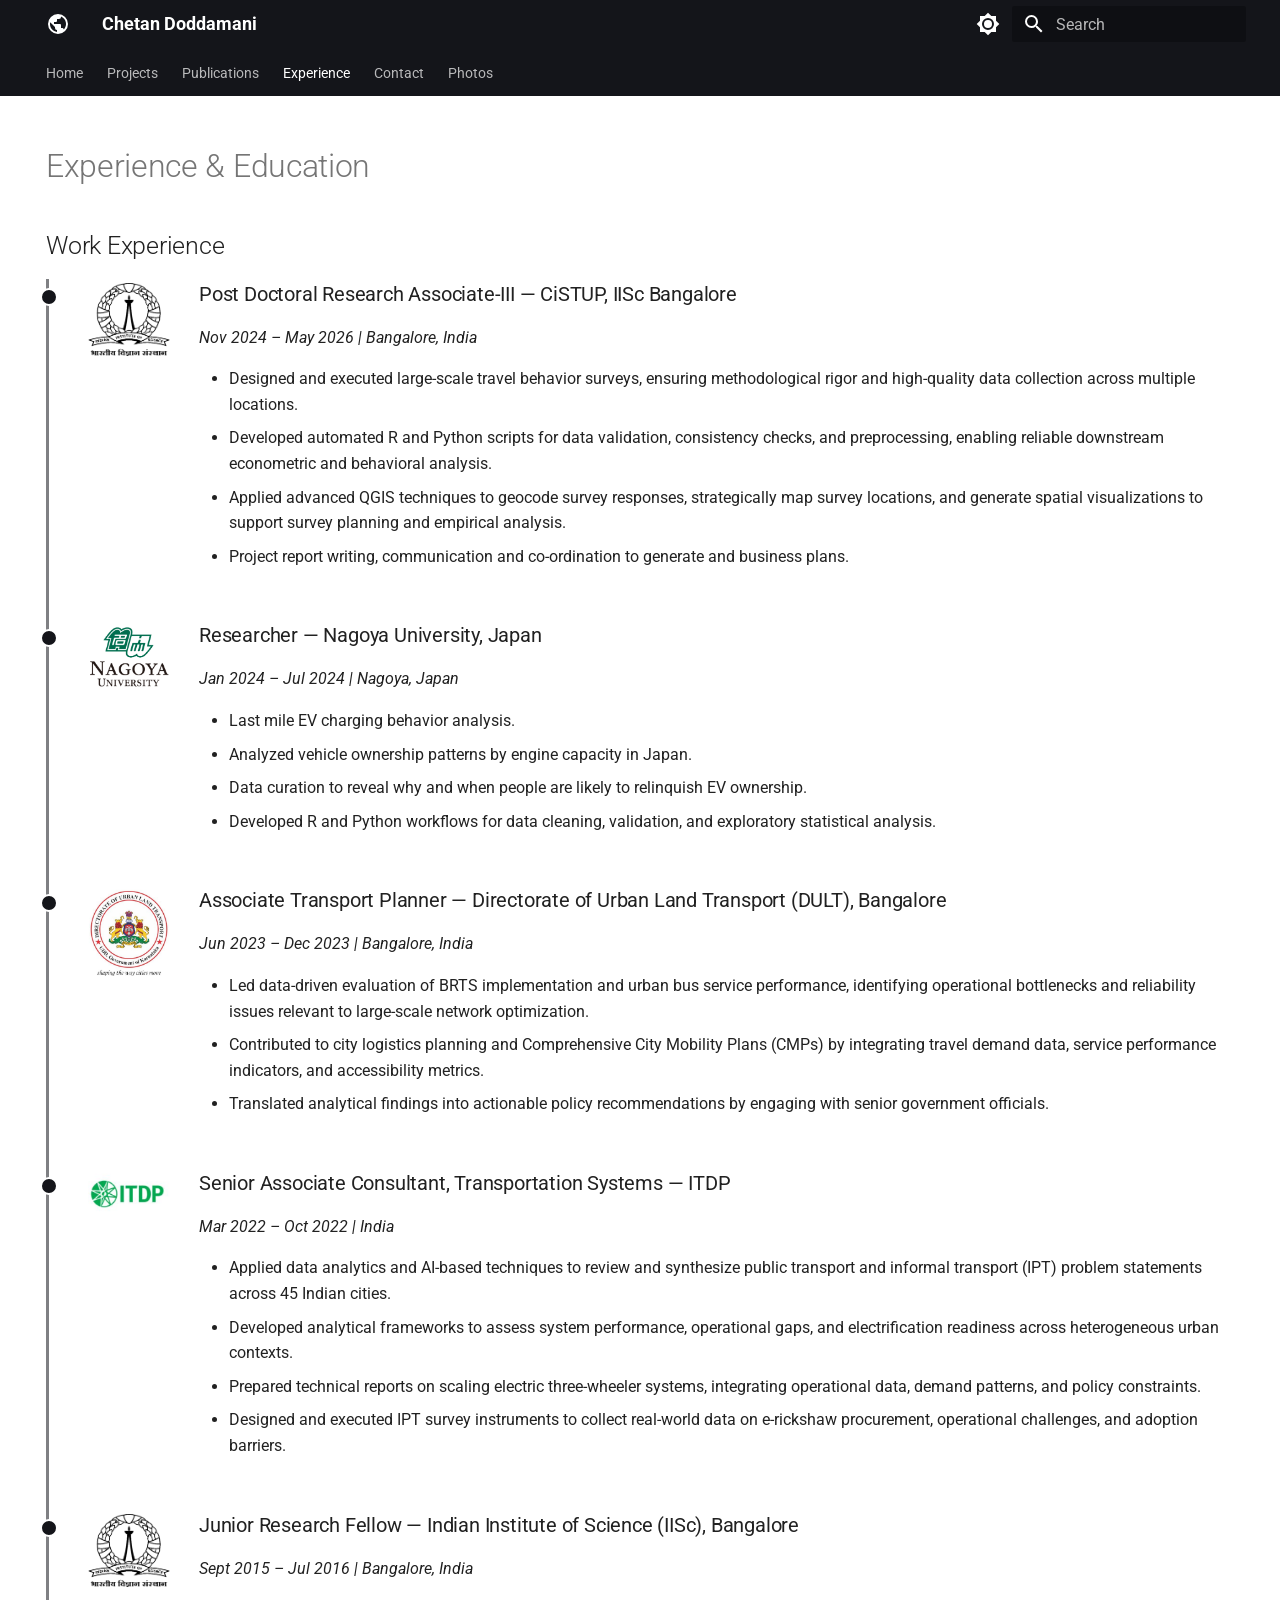
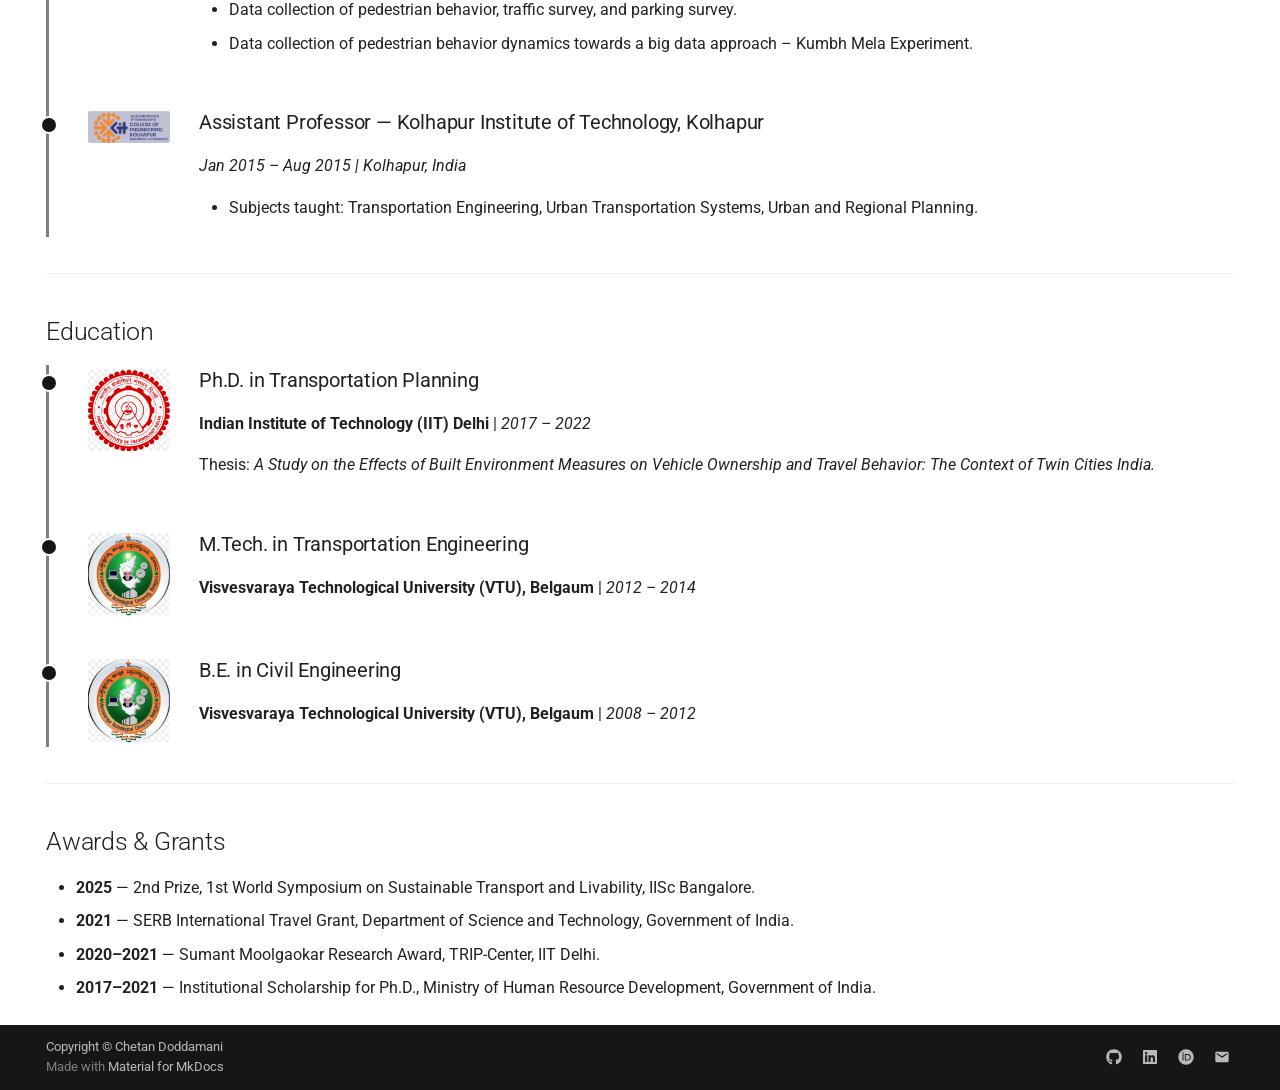
<file: experience/index.html>
<!doctype html>
<html lang="en" class="no-js">
  <head>
    
      <meta charset="utf-8">
      <meta name="viewport" content="width=device-width,initial-scale=1">
      
        <meta name="description" content="Portfolio of Chetan Doddamani — GIS, Remote Sensing, and Spatial Data Science">
      
      
        <meta name="author" content="Chetan Doddamani">
      
      
      
        <link rel="prev" href="../publications/">
      
      
        <link rel="next" href="../contact/">
      
      
        
      
      
      <link rel="icon" href="../assets/images/favicon.png">
      <meta name="generator" content="mkdocs-1.6.1, mkdocs-material-9.7.6">
    
    
      
        <title>Experience - Chetan Doddamani</title>
      
    
    
      <link rel="stylesheet" href="../assets/stylesheets/main.484c7ddc.min.css">
      
        
        <link rel="stylesheet" href="../assets/stylesheets/palette.ab4e12ef.min.css">
      
      


    
    
      
    
    
      
        
        
        <link rel="preconnect" href="https://fonts.gstatic.com" crossorigin>
        <link rel="stylesheet" href="https://fonts.googleapis.com/css?family=Roboto:300,300i,400,400i,700,700i%7CRoboto+Mono:400,400i,700,700i&display=fallback">
        <style>:root{--md-text-font:"Roboto";--md-code-font:"Roboto Mono"}</style>
      
    
    
      <link rel="stylesheet" href="../assets/css/extra.css">
    
    <script>__md_scope=new URL("..",location),__md_hash=e=>[...e].reduce(((e,_)=>(e<<5)-e+_.charCodeAt(0)),0),__md_get=(e,_=localStorage,t=__md_scope)=>JSON.parse(_.getItem(t.pathname+"."+e)),__md_set=(e,_,t=localStorage,a=__md_scope)=>{try{t.setItem(a.pathname+"."+e,JSON.stringify(_))}catch(e){}}</script>
    
      

    
    
  </head>
  
  
    
    
      
    
    
    
    
    <body dir="ltr" data-md-color-scheme="default" data-md-color-primary="black" data-md-color-accent="black">
  
    
    <input class="md-toggle" data-md-toggle="drawer" type="checkbox" id="__drawer" autocomplete="off">
    <input class="md-toggle" data-md-toggle="search" type="checkbox" id="__search" autocomplete="off">
    <label class="md-overlay" for="__drawer"></label>
    <div data-md-component="skip">
      
        
        <a href="#experience-education" class="md-skip">
          Skip to content
        </a>
      
    </div>
    <div data-md-component="announce">
      
    </div>
    
    
      

<header class="md-header" data-md-component="header">
  <nav class="md-header__inner md-grid" aria-label="Header">
    <a href=".." title="Chetan Doddamani" class="md-header__button md-logo" aria-label="Chetan Doddamani" data-md-component="logo">
      
  
  <svg xmlns="http://www.w3.org/2000/svg" viewBox="0 0 24 24"><path d="M17.9 17.39c-.26-.8-1.01-1.39-1.9-1.39h-1v-3a1 1 0 0 0-1-1H8v-2h2a1 1 0 0 0 1-1V7h2a2 2 0 0 0 2-2v-.41a7.984 7.984 0 0 1 2.9 12.8M11 19.93c-3.95-.49-7-3.85-7-7.93 0-.62.08-1.22.21-1.79L9 15v1a2 2 0 0 0 2 2m1-16A10 10 0 0 0 2 12a10 10 0 0 0 10 10 10 10 0 0 0 10-10A10 10 0 0 0 12 2"/></svg>

    </a>
    <label class="md-header__button md-icon" for="__drawer">
      
      <svg xmlns="http://www.w3.org/2000/svg" viewBox="0 0 24 24"><path d="M3 6h18v2H3zm0 5h18v2H3zm0 5h18v2H3z"/></svg>
    </label>
    <div class="md-header__title" data-md-component="header-title">
      <div class="md-header__ellipsis">
        <div class="md-header__topic">
          <span class="md-ellipsis">
            Chetan Doddamani
          </span>
        </div>
        <div class="md-header__topic" data-md-component="header-topic">
          <span class="md-ellipsis">
            
              Experience
            
          </span>
        </div>
      </div>
    </div>
    
      
        <form class="md-header__option" data-md-component="palette">
  
    
    
    
    <input class="md-option" data-md-color-media="" data-md-color-scheme="default" data-md-color-primary="black" data-md-color-accent="black"  aria-label="Switch to dark mode"  type="radio" name="__palette" id="__palette_0">
    
      <label class="md-header__button md-icon" title="Switch to dark mode" for="__palette_1" hidden>
        <svg xmlns="http://www.w3.org/2000/svg" viewBox="0 0 24 24"><path d="M12 8a4 4 0 0 0-4 4 4 4 0 0 0 4 4 4 4 0 0 0 4-4 4 4 0 0 0-4-4m0 10a6 6 0 0 1-6-6 6 6 0 0 1 6-6 6 6 0 0 1 6 6 6 6 0 0 1-6 6m8-9.31V4h-4.69L12 .69 8.69 4H4v4.69L.69 12 4 15.31V20h4.69L12 23.31 15.31 20H20v-4.69L23.31 12z"/></svg>
      </label>
    
  
    
    
    
    <input class="md-option" data-md-color-media="" data-md-color-scheme="slate" data-md-color-primary="black" data-md-color-accent="grey"  aria-label="Switch to light mode"  type="radio" name="__palette" id="__palette_1">
    
      <label class="md-header__button md-icon" title="Switch to light mode" for="__palette_0" hidden>
        <svg xmlns="http://www.w3.org/2000/svg" viewBox="0 0 24 24"><path d="M12 18c-.89 0-1.74-.2-2.5-.55C11.56 16.5 13 14.42 13 12s-1.44-4.5-3.5-5.45C10.26 6.2 11.11 6 12 6a6 6 0 0 1 6 6 6 6 0 0 1-6 6m8-9.31V4h-4.69L12 .69 8.69 4H4v4.69L.69 12 4 15.31V20h4.69L12 23.31 15.31 20H20v-4.69L23.31 12z"/></svg>
      </label>
    
  
</form>
      
    
    
      <script>var palette=__md_get("__palette");if(palette&&palette.color){if("(prefers-color-scheme)"===palette.color.media){var media=matchMedia("(prefers-color-scheme: light)"),input=document.querySelector(media.matches?"[data-md-color-media='(prefers-color-scheme: light)']":"[data-md-color-media='(prefers-color-scheme: dark)']");palette.color.media=input.getAttribute("data-md-color-media"),palette.color.scheme=input.getAttribute("data-md-color-scheme"),palette.color.primary=input.getAttribute("data-md-color-primary"),palette.color.accent=input.getAttribute("data-md-color-accent")}for(var[key,value]of Object.entries(palette.color))document.body.setAttribute("data-md-color-"+key,value)}</script>
    
    
    
      
      
        <label class="md-header__button md-icon" for="__search">
          
          <svg xmlns="http://www.w3.org/2000/svg" viewBox="0 0 24 24"><path d="M9.5 3A6.5 6.5 0 0 1 16 9.5c0 1.61-.59 3.09-1.56 4.23l.27.27h.79l5 5-1.5 1.5-5-5v-.79l-.27-.27A6.52 6.52 0 0 1 9.5 16 6.5 6.5 0 0 1 3 9.5 6.5 6.5 0 0 1 9.5 3m0 2C7 5 5 7 5 9.5S7 14 9.5 14 14 12 14 9.5 12 5 9.5 5"/></svg>
        </label>
        <div class="md-search" data-md-component="search" role="dialog">
  <label class="md-search__overlay" for="__search"></label>
  <div class="md-search__inner" role="search">
    <form class="md-search__form" name="search">
      <input type="text" class="md-search__input" name="query" aria-label="Search" placeholder="Search" autocapitalize="off" autocorrect="off" autocomplete="off" spellcheck="false" data-md-component="search-query" required>
      <label class="md-search__icon md-icon" for="__search">
        
        <svg xmlns="http://www.w3.org/2000/svg" viewBox="0 0 24 24"><path d="M9.5 3A6.5 6.5 0 0 1 16 9.5c0 1.61-.59 3.09-1.56 4.23l.27.27h.79l5 5-1.5 1.5-5-5v-.79l-.27-.27A6.52 6.52 0 0 1 9.5 16 6.5 6.5 0 0 1 3 9.5 6.5 6.5 0 0 1 9.5 3m0 2C7 5 5 7 5 9.5S7 14 9.5 14 14 12 14 9.5 12 5 9.5 5"/></svg>
        
        <svg xmlns="http://www.w3.org/2000/svg" viewBox="0 0 24 24"><path d="M20 11v2H8l5.5 5.5-1.42 1.42L4.16 12l7.92-7.92L13.5 5.5 8 11z"/></svg>
      </label>
      <nav class="md-search__options" aria-label="Search">
        
        <button type="reset" class="md-search__icon md-icon" title="Clear" aria-label="Clear" tabindex="-1">
          
          <svg xmlns="http://www.w3.org/2000/svg" viewBox="0 0 24 24"><path d="M19 6.41 17.59 5 12 10.59 6.41 5 5 6.41 10.59 12 5 17.59 6.41 19 12 13.41 17.59 19 19 17.59 13.41 12z"/></svg>
        </button>
      </nav>
      
    </form>
    <div class="md-search__output">
      <div class="md-search__scrollwrap" tabindex="0" data-md-scrollfix>
        <div class="md-search-result" data-md-component="search-result">
          <div class="md-search-result__meta">
            Initializing search
          </div>
          <ol class="md-search-result__list" role="presentation"></ol>
        </div>
      </div>
    </div>
  </div>
</div>
      
    
    
  </nav>
  
</header>
    
    <div class="md-container" data-md-component="container">
      
      
        
          
            
<nav class="md-tabs" aria-label="Tabs" data-md-component="tabs">
  <div class="md-grid">
    <ul class="md-tabs__list">
      
        
  
  
  
  
    <li class="md-tabs__item">
      <a href=".." class="md-tabs__link">
        
  
  
    
  
  Home

      </a>
    </li>
  

      
        
  
  
  
  
    
    
      <li class="md-tabs__item">
        <a href="../projects/" class="md-tabs__link">
          
  
  
  Projects

        </a>
      </li>
    
  

      
        
  
  
  
  
    <li class="md-tabs__item">
      <a href="../publications/" class="md-tabs__link">
        
  
  
    
  
  Publications

      </a>
    </li>
  

      
        
  
  
  
    
  
  
    <li class="md-tabs__item md-tabs__item--active">
      <a href="./" class="md-tabs__link">
        
  
  
    
  
  Experience

      </a>
    </li>
  

      
        
  
  
  
  
    <li class="md-tabs__item">
      <a href="../contact/" class="md-tabs__link">
        
  
  
    
  
  Contact

      </a>
    </li>
  

      
        
  
  
  
  
    <li class="md-tabs__item">
      <a href="../photos/" class="md-tabs__link">
        
  
  
    
  
  Photos

      </a>
    </li>
  

      
    </ul>
  </div>
</nav>
          
        
      
      <main class="md-main" data-md-component="main">
        <div class="md-main__inner md-grid">
          
            
              
                
              
              <div class="md-sidebar md-sidebar--primary" data-md-component="sidebar" data-md-type="navigation" hidden>
                <div class="md-sidebar__scrollwrap">
                  <div class="md-sidebar__inner">
                    


  


<nav class="md-nav md-nav--primary md-nav--lifted" aria-label="Navigation" data-md-level="0">
  <label class="md-nav__title" for="__drawer">
    <a href=".." title="Chetan Doddamani" class="md-nav__button md-logo" aria-label="Chetan Doddamani" data-md-component="logo">
      
  
  <svg xmlns="http://www.w3.org/2000/svg" viewBox="0 0 24 24"><path d="M17.9 17.39c-.26-.8-1.01-1.39-1.9-1.39h-1v-3a1 1 0 0 0-1-1H8v-2h2a1 1 0 0 0 1-1V7h2a2 2 0 0 0 2-2v-.41a7.984 7.984 0 0 1 2.9 12.8M11 19.93c-3.95-.49-7-3.85-7-7.93 0-.62.08-1.22.21-1.79L9 15v1a2 2 0 0 0 2 2m1-16A10 10 0 0 0 2 12a10 10 0 0 0 10 10 10 10 0 0 0 10-10A10 10 0 0 0 12 2"/></svg>

    </a>
    Chetan Doddamani
  </label>
  
  <ul class="md-nav__list" data-md-scrollfix>
    
      
      
  
  
  
  
    <li class="md-nav__item">
      <a href=".." class="md-nav__link">
        
  
  
  <span class="md-ellipsis">
    
  
    Home
  

    
  </span>
  
  

      </a>
    </li>
  

    
      
      
  
  
  
  
    
    
    
    
      
      
    
    
    <li class="md-nav__item md-nav__item--nested">
      
        
        
        <input class="md-nav__toggle md-toggle " type="checkbox" id="__nav_2" >
        
          
          <label class="md-nav__link" for="__nav_2" id="__nav_2_label" tabindex="0">
            
  
  
  <span class="md-ellipsis">
    
  
    Projects
  

    
  </span>
  
  

            <span class="md-nav__icon md-icon"></span>
          </label>
        
        <nav class="md-nav" data-md-level="1" aria-labelledby="__nav_2_label" aria-expanded="false">
          <label class="md-nav__title" for="__nav_2">
            <span class="md-nav__icon md-icon"></span>
            
  
    Projects
  

          </label>
          <ul class="md-nav__list" data-md-scrollfix>
            
              
                
  
  
  
  
    <li class="md-nav__item">
      <a href="../projects/" class="md-nav__link">
        
  
  
  <span class="md-ellipsis">
    
  
    All Projects
  

    
  </span>
  
  

      </a>
    </li>
  

              
            
              
                
  
  
  
  
    <li class="md-nav__item">
      <a href="../projects/sample-project/" class="md-nav__link">
        
  
  
  <span class="md-ellipsis">
    
  
    Sample Project
  

    
  </span>
  
  

      </a>
    </li>
  

              
            
              
                
  
  
  
  
    <li class="md-nav__item">
      <a href="../projects/sample-notebook/" class="md-nav__link">
        
  
  
  <span class="md-ellipsis">
    
  
    Sample Notebook
  

    
  </span>
  
  

      </a>
    </li>
  

              
            
          </ul>
        </nav>
      
    </li>
  

    
      
      
  
  
  
  
    <li class="md-nav__item">
      <a href="../publications/" class="md-nav__link">
        
  
  
  <span class="md-ellipsis">
    
  
    Publications
  

    
  </span>
  
  

      </a>
    </li>
  

    
      
      
  
  
    
  
  
  
    <li class="md-nav__item md-nav__item--active">
      
      <input class="md-nav__toggle md-toggle" type="checkbox" id="__toc">
      
      
        
      
      
        <label class="md-nav__link md-nav__link--active" for="__toc">
          
  
  
  <span class="md-ellipsis">
    
  
    Experience
  

    
  </span>
  
  

          <span class="md-nav__icon md-icon"></span>
        </label>
      
      <a href="./" class="md-nav__link md-nav__link--active">
        
  
  
  <span class="md-ellipsis">
    
  
    Experience
  

    
  </span>
  
  

      </a>
      
        

<nav class="md-nav md-nav--secondary" aria-label="Table of contents">
  
  
  
    
  
  
    <label class="md-nav__title" for="__toc">
      <span class="md-nav__icon md-icon"></span>
      Table of contents
    </label>
    <ul class="md-nav__list" data-md-component="toc" data-md-scrollfix>
      
        <li class="md-nav__item">
  <a href="#work-experience" class="md-nav__link">
    <span class="md-ellipsis">
      
        Work Experience
      
    </span>
  </a>
  
</li>
      
        <li class="md-nav__item">
  <a href="#education" class="md-nav__link">
    <span class="md-ellipsis">
      
        Education
      
    </span>
  </a>
  
</li>
      
        <li class="md-nav__item">
  <a href="#awards-grants" class="md-nav__link">
    <span class="md-ellipsis">
      
        Awards &amp; Grants
      
    </span>
  </a>
  
</li>
      
    </ul>
  
</nav>
      
    </li>
  

    
      
      
  
  
  
  
    <li class="md-nav__item">
      <a href="../contact/" class="md-nav__link">
        
  
  
  <span class="md-ellipsis">
    
  
    Contact
  

    
  </span>
  
  

      </a>
    </li>
  

    
      
      
  
  
  
  
    <li class="md-nav__item">
      <a href="../photos/" class="md-nav__link">
        
  
  
  <span class="md-ellipsis">
    
  
    Photos
  

    
  </span>
  
  

      </a>
    </li>
  

    
  </ul>
</nav>
                  </div>
                </div>
              </div>
            
            
              
                
              
              <div class="md-sidebar md-sidebar--secondary" data-md-component="sidebar" data-md-type="toc" hidden>
                <div class="md-sidebar__scrollwrap">
                  <div class="md-sidebar__inner">
                    

<nav class="md-nav md-nav--secondary" aria-label="Table of contents">
  
  
  
    
  
  
    <label class="md-nav__title" for="__toc">
      <span class="md-nav__icon md-icon"></span>
      Table of contents
    </label>
    <ul class="md-nav__list" data-md-component="toc" data-md-scrollfix>
      
        <li class="md-nav__item">
  <a href="#work-experience" class="md-nav__link">
    <span class="md-ellipsis">
      
        Work Experience
      
    </span>
  </a>
  
</li>
      
        <li class="md-nav__item">
  <a href="#education" class="md-nav__link">
    <span class="md-ellipsis">
      
        Education
      
    </span>
  </a>
  
</li>
      
        <li class="md-nav__item">
  <a href="#awards-grants" class="md-nav__link">
    <span class="md-ellipsis">
      
        Awards &amp; Grants
      
    </span>
  </a>
  
</li>
      
    </ul>
  
</nav>
                  </div>
                </div>
              </div>
            
          
          
            <div class="md-content" data-md-component="content">
              
              <article class="md-content__inner md-typeset">
                
                  
  




<h1 id="experience-education">Experience &amp; Education</h1>
<h2 id="work-experience">Work Experience</h2>
<div class="timeline">

<div class="timeline-entry">
<div class="exp-entry">
<img src="../assets/images/logos/iisc.png" class="exp-logo" alt="IISc">
<div class="exp-details">
<h3>Post Doctoral Research Associate-III — CiSTUP, IISc Bangalore</h3>
<p><em>Nov 2024 – May 2026 | Bangalore, India</em></p>
<ul>
<li>Designed and executed large-scale travel behavior surveys, ensuring methodological rigor and high-quality data collection across multiple locations.</li>
<li>Developed automated R and Python scripts for data validation, consistency checks, and preprocessing, enabling reliable downstream econometric and behavioral analysis.</li>
<li>Applied advanced QGIS techniques to geocode survey responses, strategically map survey locations, and generate spatial visualizations to support survey planning and empirical analysis.</li>
<li>Project report writing, communication and co-ordination to generate and business plans.</li>
</ul>
</div>
</div>
</div>

<div class="timeline-entry">
<div class="exp-entry">
<img src="../assets/images/logos/nagoya.png" class="exp-logo" alt="Nagoya University">
<div class="exp-details">
<h3>Researcher — Nagoya University, Japan</h3>
<p><em>Jan 2024 – Jul 2024 | Nagoya, Japan</em></p>
<ul>
<li>Last mile EV charging behavior analysis.</li>
<li>Analyzed vehicle ownership patterns by engine capacity in Japan.</li>
<li>Data curation to reveal why and when people are likely to relinquish EV ownership.</li>
<li>Developed R and Python workflows for data cleaning, validation, and exploratory statistical analysis.</li>
</ul>
</div>
</div>
</div>

<div class="timeline-entry">
<div class="exp-entry">
<img src="../assets/images/logos/dult.png" class="exp-logo" alt="DULT">
<div class="exp-details">
<h3>Associate Transport Planner — Directorate of Urban Land Transport (DULT), Bangalore</h3>
<p><em>Jun 2023 – Dec 2023 | Bangalore, India</em></p>
<ul>
<li>Led data-driven evaluation of BRTS implementation and urban bus service performance, identifying operational bottlenecks and reliability issues relevant to large-scale network optimization.</li>
<li>Contributed to city logistics planning and Comprehensive City Mobility Plans (CMPs) by integrating travel demand data, service performance indicators, and accessibility metrics.</li>
<li>Translated analytical findings into actionable policy recommendations by engaging with senior government officials.</li>
</ul>
</div>
</div>
</div>

<div class="timeline-entry">
<div class="exp-entry">
<img src="../assets/images/logos/itdp.png" class="exp-logo" alt="ITDP">
<div class="exp-details">
<h3>Senior Associate Consultant, Transportation Systems — ITDP</h3>
<p><em>Mar 2022 – Oct 2022 | India</em></p>
<ul>
<li>Applied data analytics and AI-based techniques to review and synthesize public transport and informal transport (IPT) problem statements across 45 Indian cities.</li>
<li>Developed analytical frameworks to assess system performance, operational gaps, and electrification readiness across heterogeneous urban contexts.</li>
<li>Prepared technical reports on scaling electric three-wheeler systems, integrating operational data, demand patterns, and policy constraints.</li>
<li>Designed and executed IPT survey instruments to collect real-world data on e-rickshaw procurement, operational challenges, and adoption barriers.</li>
</ul>
</div>
</div>
</div>

<div class="timeline-entry">
<div class="exp-entry">
<img src="../assets/images/logos/iisc.png" class="exp-logo" alt="IISc">
<div class="exp-details">
<h3>Junior Research Fellow — Indian Institute of Science (IISc), Bangalore</h3>
<p><em>Sept 2015 – Jul 2016 | Bangalore, India</em></p>
<ul>
<li>Data collection of pedestrian behavior, traffic survey, and parking survey.</li>
<li>Data collection of pedestrian behavior dynamics towards a big data approach – Kumbh Mela Experiment.</li>
</ul>
</div>
</div>
</div>

<div class="timeline-entry">
<div class="exp-entry">
<img src="../assets/images/logos/kit.png" class="exp-logo" alt="KIT Kolhapur">
<div class="exp-details">
<h3>Assistant Professor — Kolhapur Institute of Technology, Kolhapur</h3>
<p><em>Jan 2015 – Aug 2015 | Kolhapur, India</em></p>
<ul>
<li>Subjects taught: Transportation Engineering, Urban Transportation Systems, Urban and Regional Planning.</li>
</ul>
</div>
</div>
</div>

</div>

<hr />
<h2 id="education">Education</h2>
<div class="timeline">

<div class="timeline-entry">
<div class="exp-entry">
<img src="../assets/images/logos/iitdelhi.png" class="exp-logo" alt="IIT Delhi">
<div class="exp-details">
<h3>Ph.D. in Transportation Planning</h3>
<p><strong>Indian Institute of Technology (IIT) Delhi</strong> | <em>2017 – 2022</em></p>
<p>Thesis: <em>A Study on the Effects of Built Environment Measures on Vehicle Ownership and Travel Behavior: The Context of Twin Cities India.</em></p>
</div>
</div>
</div>

<div class="timeline-entry">
<div class="exp-entry">
<img src="../assets/images/logos/vtu.png" class="exp-logo" alt="VTU">
<div class="exp-details">
<h3>M.Tech. in Transportation Engineering</h3>
<p><strong>Visvesvaraya Technological University (VTU), Belgaum</strong> | <em>2012 – 2014</em></p>
</div>
</div>
</div>

<div class="timeline-entry">
<div class="exp-entry">
<img src="../assets/images/logos/vtu.png" class="exp-logo" alt="VTU">
<div class="exp-details">
<h3>B.E. in Civil Engineering</h3>
<p><strong>Visvesvaraya Technological University (VTU), Belgaum</strong> | <em>2008 – 2012</em></p>
</div>
</div>
</div>

</div>

<hr />
<h2 id="awards-grants">Awards &amp; Grants</h2>
<ul>
<li><strong>2025</strong> — 2nd Prize, 1st World Symposium on Sustainable Transport and Livability, IISc Bangalore.</li>
<li><strong>2021</strong> — SERB International Travel Grant, Department of Science and Technology, Government of India.</li>
<li><strong>2020–2021</strong> — Sumant Moolgaokar Research Award, TRIP-Center, IIT Delhi.</li>
<li><strong>2017–2021</strong> — Institutional Scholarship for Ph.D., Ministry of Human Resource Development, Government of India.</li>
</ul>







  
  




  



                
              </article>
            </div>
          
          
<script>var target=document.getElementById(location.hash.slice(1));target&&target.name&&(target.checked=target.name.startsWith("__tabbed_"))</script>
        </div>
        
          <button type="button" class="md-top md-icon" data-md-component="top" hidden>
  
  <svg xmlns="http://www.w3.org/2000/svg" viewBox="0 0 24 24"><path d="M13 20h-2V8l-5.5 5.5-1.42-1.42L12 4.16l7.92 7.92-1.42 1.42L13 8z"/></svg>
  Back to top
</button>
        
      </main>
      
        <footer class="md-footer">
  
  <div class="md-footer-meta md-typeset">
    <div class="md-footer-meta__inner md-grid">
      <div class="md-copyright">
  
    <div class="md-copyright__highlight">
      Copyright &copy; Chetan Doddamani
    </div>
  
  
    Made with
    <a href="https://squidfunk.github.io/mkdocs-material/" target="_blank" rel="noopener">
      Material for MkDocs
    </a>
  
</div>
      
        
<div class="md-social">
  
    
    
    
    
      
      
    
    <a href="https://github.com/chetandoddamani" target="_blank" rel="noopener" title="github.com" class="md-social__link">
      <svg xmlns="http://www.w3.org/2000/svg" viewBox="0 0 512 512"><!--! Font Awesome Free 7.1.0 by @fontawesome - https://fontawesome.com License - https://fontawesome.com/license/free (Icons: CC BY 4.0, Fonts: SIL OFL 1.1, Code: MIT License) Copyright 2025 Fonticons, Inc.--><path d="M173.9 397.4c0 2-2.3 3.6-5.2 3.6-3.3.3-5.6-1.3-5.6-3.6 0-2 2.3-3.6 5.2-3.6 3-.3 5.6 1.3 5.6 3.6m-31.1-4.5c-.7 2 1.3 4.3 4.3 4.9 2.6 1 5.6 0 6.2-2s-1.3-4.3-4.3-5.2c-2.6-.7-5.5.3-6.2 2.3m44.2-1.7c-2.9.7-4.9 2.6-4.6 4.9.3 2 2.9 3.3 5.9 2.6 2.9-.7 4.9-2.6 4.6-4.6-.3-1.9-3-3.2-5.9-2.9M252.8 8C114.1 8 8 113.3 8 252c0 110.9 69.8 205.8 169.5 239.2 12.8 2.3 17.3-5.6 17.3-12.1 0-6.2-.3-40.4-.3-61.4 0 0-70 15-84.7-29.8 0 0-11.4-29.1-27.8-36.6 0 0-22.9-15.7 1.6-15.4 0 0 24.9 2 38.6 25.8 21.9 38.6 58.6 27.5 72.9 20.9 2.3-16 8.8-27.1 16-33.7-55.9-6.2-112.3-14.3-112.3-110.5 0-27.5 7.6-41.3 23.6-58.9-2.6-6.5-11.1-33.3 2.6-67.9 20.9-6.5 69 27 69 27 20-5.6 41.5-8.5 62.8-8.5s42.8 2.9 62.8 8.5c0 0 48.1-33.6 69-27 13.7 34.7 5.2 61.4 2.6 67.9 16 17.7 25.8 31.5 25.8 58.9 0 96.5-58.9 104.2-114.8 110.5 9.2 7.9 17 22.9 17 46.4 0 33.7-.3 75.4-.3 83.6 0 6.5 4.6 14.4 17.3 12.1C436.2 457.8 504 362.9 504 252 504 113.3 391.5 8 252.8 8M105.2 352.9c-1.3 1-1 3.3.7 5.2 1.6 1.6 3.9 2.3 5.2 1 1.3-1 1-3.3-.7-5.2-1.6-1.6-3.9-2.3-5.2-1m-10.8-8.1c-.7 1.3.3 2.9 2.3 3.9 1.6 1 3.6.7 4.3-.7.7-1.3-.3-2.9-2.3-3.9-2-.6-3.6-.3-4.3.7m32.4 35.6c-1.6 1.3-1 4.3 1.3 6.2 2.3 2.3 5.2 2.6 6.5 1 1.3-1.3.7-4.3-1.3-6.2-2.2-2.3-5.2-2.6-6.5-1m-11.4-14.7c-1.6 1-1.6 3.6 0 5.9s4.3 3.3 5.6 2.3c1.6-1.3 1.6-3.9 0-6.2-1.4-2.3-4-3.3-5.6-2"/></svg>
    </a>
  
    
    
    
    
      
      
    
    <a href="https://www.linkedin.com/in/dr-chetan-doddamani-phd-9a742217/" target="_blank" rel="noopener" title="www.linkedin.com" class="md-social__link">
      <svg xmlns="http://www.w3.org/2000/svg" viewBox="0 0 448 512"><!--! Font Awesome Free 7.1.0 by @fontawesome - https://fontawesome.com License - https://fontawesome.com/license/free (Icons: CC BY 4.0, Fonts: SIL OFL 1.1, Code: MIT License) Copyright 2025 Fonticons, Inc.--><path d="M416 32H31.9C14.3 32 0 46.5 0 64.3v383.4C0 465.5 14.3 480 31.9 480H416c17.6 0 32-14.5 32-32.3V64.3c0-17.8-14.4-32.3-32-32.3M135.4 416H69V202.2h66.5V416zM102.2 96a38.5 38.5 0 1 1 0 77 38.5 38.5 0 1 1 0-77m282.1 320h-66.4V312c0-24.8-.5-56.7-34.5-56.7-34.6 0-39.9 27-39.9 54.9V416h-66.4V202.2h63.7v29.2h.9c8.9-16.8 30.6-34.5 62.9-34.5 67.2 0 79.7 44.3 79.7 101.9z"/></svg>
    </a>
  
    
    
    
    
      
      
    
    <a href="https://orcid.org/0000-0002-0668-2036" target="_blank" rel="noopener" title="orcid.org" class="md-social__link">
      <svg xmlns="http://www.w3.org/2000/svg" viewBox="0 0 512 512"><!--! Font Awesome Free 7.1.0 by @fontawesome - https://fontawesome.com License - https://fontawesome.com/license/free (Icons: CC BY 4.0, Fonts: SIL OFL 1.1, Code: MIT License) Copyright 2025 Fonticons, Inc.--><path d="M294.7 188.2h-45.9V342h47.5c67.6 0 83.1-51.3 83.1-76.9 0-41.6-26.5-76.9-84.7-76.9M256 8a248 248 0 1 0 0 496 248 248 0 1 0 0-496m-80.8 360.8h-29.8V161.3h29.8zM160.3 98.5a19.6 19.6 0 1 1 0 39.2 19.6 19.6 0 1 1 0-39.2M300 369h-81V161.3h80.6c76.7 0 110.4 54.8 110.4 103.9 0 53.3-41.7 103.9-110 103.9z"/></svg>
    </a>
  
    
    
    
    
    <a href="mailto:chetandoddamani01@gmail.com" target="_blank" rel="noopener" title="" class="md-social__link">
      <svg xmlns="http://www.w3.org/2000/svg" viewBox="0 0 24 24"><path d="m20 8-8 5-8-5V6l8 5 8-5m0-2H4c-1.11 0-2 .89-2 2v12a2 2 0 0 0 2 2h16a2 2 0 0 0 2-2V6a2 2 0 0 0-2-2"/></svg>
    </a>
  
</div>
      
    </div>
  </div>
</footer>
      
    </div>
    <div class="md-dialog" data-md-component="dialog">
      <div class="md-dialog__inner md-typeset"></div>
    </div>
    
    
    
      
      
      <script id="__config" type="application/json">{"annotate": null, "base": "..", "features": ["navigation.tabs", "navigation.top", "content.code.copy"], "search": "../assets/javascripts/workers/search.2c215733.min.js", "tags": null, "translations": {"clipboard.copied": "Copied to clipboard", "clipboard.copy": "Copy to clipboard", "search.result.more.one": "1 more on this page", "search.result.more.other": "# more on this page", "search.result.none": "No matching documents", "search.result.one": "1 matching document", "search.result.other": "# matching documents", "search.result.placeholder": "Type to start searching", "search.result.term.missing": "Missing", "select.version": "Select version"}, "version": null}</script>
    
    
      <script src="../assets/javascripts/bundle.79ae519e.min.js"></script>
      
    
  </body>
</html>
</file>
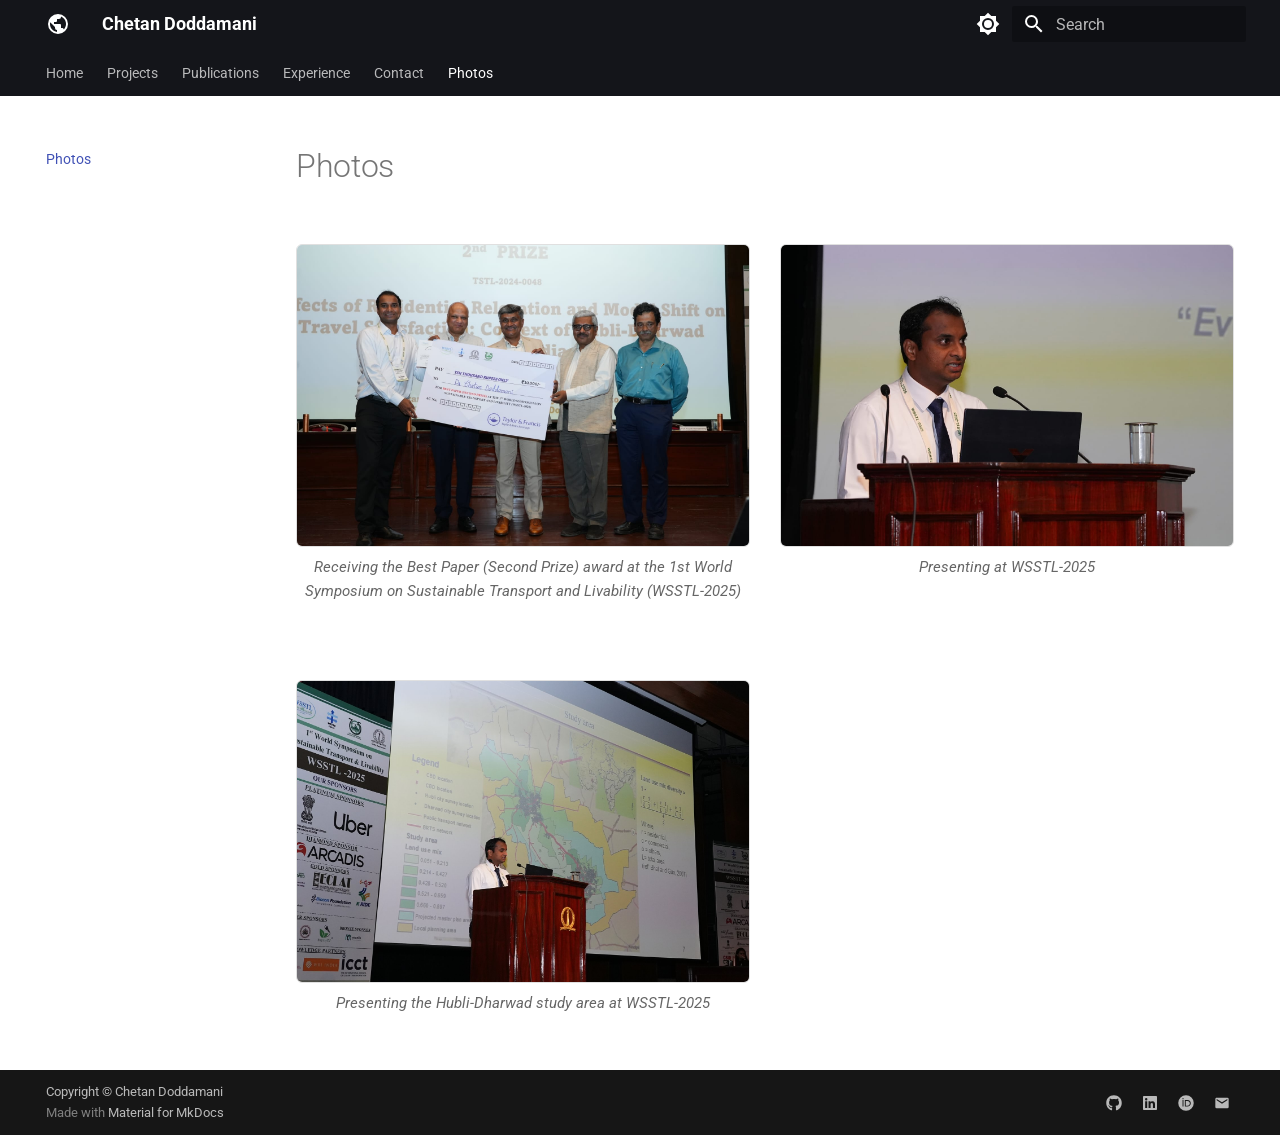
<file: photos/index.html>
<!doctype html>
<html lang="en" class="no-js">
  <head>
    
      <meta charset="utf-8">
      <meta name="viewport" content="width=device-width,initial-scale=1">
      
        <meta name="description" content="Portfolio of Chetan Doddamani — GIS, Remote Sensing, and Spatial Data Science">
      
      
        <meta name="author" content="Chetan Doddamani">
      
      
      
        <link rel="prev" href="../contact/">
      
      
      
        
      
      
      <link rel="icon" href="../assets/images/favicon.png">
      <meta name="generator" content="mkdocs-1.6.1, mkdocs-material-9.7.6">
    
    
      
        <title>Photos - Chetan Doddamani</title>
      
    
    
      <link rel="stylesheet" href="../assets/stylesheets/main.484c7ddc.min.css">
      
        
        <link rel="stylesheet" href="../assets/stylesheets/palette.ab4e12ef.min.css">
      
      


    
    
      
    
    
      
        
        
        <link rel="preconnect" href="https://fonts.gstatic.com" crossorigin>
        <link rel="stylesheet" href="https://fonts.googleapis.com/css?family=Roboto:300,300i,400,400i,700,700i%7CRoboto+Mono:400,400i,700,700i&display=fallback">
        <style>:root{--md-text-font:"Roboto";--md-code-font:"Roboto Mono"}</style>
      
    
    
      <link rel="stylesheet" href="../assets/css/extra.css">
    
    <script>__md_scope=new URL("..",location),__md_hash=e=>[...e].reduce(((e,_)=>(e<<5)-e+_.charCodeAt(0)),0),__md_get=(e,_=localStorage,t=__md_scope)=>JSON.parse(_.getItem(t.pathname+"."+e)),__md_set=(e,_,t=localStorage,a=__md_scope)=>{try{t.setItem(a.pathname+"."+e,JSON.stringify(_))}catch(e){}}</script>
    
      

    
    
  </head>
  
  
    
    
      
    
    
    
    
    <body dir="ltr" data-md-color-scheme="default" data-md-color-primary="black" data-md-color-accent="black">
  
    
    <input class="md-toggle" data-md-toggle="drawer" type="checkbox" id="__drawer" autocomplete="off">
    <input class="md-toggle" data-md-toggle="search" type="checkbox" id="__search" autocomplete="off">
    <label class="md-overlay" for="__drawer"></label>
    <div data-md-component="skip">
      
        
        <a href="#photos" class="md-skip">
          Skip to content
        </a>
      
    </div>
    <div data-md-component="announce">
      
    </div>
    
    
      

<header class="md-header" data-md-component="header">
  <nav class="md-header__inner md-grid" aria-label="Header">
    <a href=".." title="Chetan Doddamani" class="md-header__button md-logo" aria-label="Chetan Doddamani" data-md-component="logo">
      
  
  <svg xmlns="http://www.w3.org/2000/svg" viewBox="0 0 24 24"><path d="M17.9 17.39c-.26-.8-1.01-1.39-1.9-1.39h-1v-3a1 1 0 0 0-1-1H8v-2h2a1 1 0 0 0 1-1V7h2a2 2 0 0 0 2-2v-.41a7.984 7.984 0 0 1 2.9 12.8M11 19.93c-3.95-.49-7-3.85-7-7.93 0-.62.08-1.22.21-1.79L9 15v1a2 2 0 0 0 2 2m1-16A10 10 0 0 0 2 12a10 10 0 0 0 10 10 10 10 0 0 0 10-10A10 10 0 0 0 12 2"/></svg>

    </a>
    <label class="md-header__button md-icon" for="__drawer">
      
      <svg xmlns="http://www.w3.org/2000/svg" viewBox="0 0 24 24"><path d="M3 6h18v2H3zm0 5h18v2H3zm0 5h18v2H3z"/></svg>
    </label>
    <div class="md-header__title" data-md-component="header-title">
      <div class="md-header__ellipsis">
        <div class="md-header__topic">
          <span class="md-ellipsis">
            Chetan Doddamani
          </span>
        </div>
        <div class="md-header__topic" data-md-component="header-topic">
          <span class="md-ellipsis">
            
              Photos
            
          </span>
        </div>
      </div>
    </div>
    
      
        <form class="md-header__option" data-md-component="palette">
  
    
    
    
    <input class="md-option" data-md-color-media="" data-md-color-scheme="default" data-md-color-primary="black" data-md-color-accent="black"  aria-label="Switch to dark mode"  type="radio" name="__palette" id="__palette_0">
    
      <label class="md-header__button md-icon" title="Switch to dark mode" for="__palette_1" hidden>
        <svg xmlns="http://www.w3.org/2000/svg" viewBox="0 0 24 24"><path d="M12 8a4 4 0 0 0-4 4 4 4 0 0 0 4 4 4 4 0 0 0 4-4 4 4 0 0 0-4-4m0 10a6 6 0 0 1-6-6 6 6 0 0 1 6-6 6 6 0 0 1 6 6 6 6 0 0 1-6 6m8-9.31V4h-4.69L12 .69 8.69 4H4v4.69L.69 12 4 15.31V20h4.69L12 23.31 15.31 20H20v-4.69L23.31 12z"/></svg>
      </label>
    
  
    
    
    
    <input class="md-option" data-md-color-media="" data-md-color-scheme="slate" data-md-color-primary="black" data-md-color-accent="grey"  aria-label="Switch to light mode"  type="radio" name="__palette" id="__palette_1">
    
      <label class="md-header__button md-icon" title="Switch to light mode" for="__palette_0" hidden>
        <svg xmlns="http://www.w3.org/2000/svg" viewBox="0 0 24 24"><path d="M12 18c-.89 0-1.74-.2-2.5-.55C11.56 16.5 13 14.42 13 12s-1.44-4.5-3.5-5.45C10.26 6.2 11.11 6 12 6a6 6 0 0 1 6 6 6 6 0 0 1-6 6m8-9.31V4h-4.69L12 .69 8.69 4H4v4.69L.69 12 4 15.31V20h4.69L12 23.31 15.31 20H20v-4.69L23.31 12z"/></svg>
      </label>
    
  
</form>
      
    
    
      <script>var palette=__md_get("__palette");if(palette&&palette.color){if("(prefers-color-scheme)"===palette.color.media){var media=matchMedia("(prefers-color-scheme: light)"),input=document.querySelector(media.matches?"[data-md-color-media='(prefers-color-scheme: light)']":"[data-md-color-media='(prefers-color-scheme: dark)']");palette.color.media=input.getAttribute("data-md-color-media"),palette.color.scheme=input.getAttribute("data-md-color-scheme"),palette.color.primary=input.getAttribute("data-md-color-primary"),palette.color.accent=input.getAttribute("data-md-color-accent")}for(var[key,value]of Object.entries(palette.color))document.body.setAttribute("data-md-color-"+key,value)}</script>
    
    
    
      
      
        <label class="md-header__button md-icon" for="__search">
          
          <svg xmlns="http://www.w3.org/2000/svg" viewBox="0 0 24 24"><path d="M9.5 3A6.5 6.5 0 0 1 16 9.5c0 1.61-.59 3.09-1.56 4.23l.27.27h.79l5 5-1.5 1.5-5-5v-.79l-.27-.27A6.52 6.52 0 0 1 9.5 16 6.5 6.5 0 0 1 3 9.5 6.5 6.5 0 0 1 9.5 3m0 2C7 5 5 7 5 9.5S7 14 9.5 14 14 12 14 9.5 12 5 9.5 5"/></svg>
        </label>
        <div class="md-search" data-md-component="search" role="dialog">
  <label class="md-search__overlay" for="__search"></label>
  <div class="md-search__inner" role="search">
    <form class="md-search__form" name="search">
      <input type="text" class="md-search__input" name="query" aria-label="Search" placeholder="Search" autocapitalize="off" autocorrect="off" autocomplete="off" spellcheck="false" data-md-component="search-query" required>
      <label class="md-search__icon md-icon" for="__search">
        
        <svg xmlns="http://www.w3.org/2000/svg" viewBox="0 0 24 24"><path d="M9.5 3A6.5 6.5 0 0 1 16 9.5c0 1.61-.59 3.09-1.56 4.23l.27.27h.79l5 5-1.5 1.5-5-5v-.79l-.27-.27A6.52 6.52 0 0 1 9.5 16 6.5 6.5 0 0 1 3 9.5 6.5 6.5 0 0 1 9.5 3m0 2C7 5 5 7 5 9.5S7 14 9.5 14 14 12 14 9.5 12 5 9.5 5"/></svg>
        
        <svg xmlns="http://www.w3.org/2000/svg" viewBox="0 0 24 24"><path d="M20 11v2H8l5.5 5.5-1.42 1.42L4.16 12l7.92-7.92L13.5 5.5 8 11z"/></svg>
      </label>
      <nav class="md-search__options" aria-label="Search">
        
        <button type="reset" class="md-search__icon md-icon" title="Clear" aria-label="Clear" tabindex="-1">
          
          <svg xmlns="http://www.w3.org/2000/svg" viewBox="0 0 24 24"><path d="M19 6.41 17.59 5 12 10.59 6.41 5 5 6.41 10.59 12 5 17.59 6.41 19 12 13.41 17.59 19 19 17.59 13.41 12z"/></svg>
        </button>
      </nav>
      
    </form>
    <div class="md-search__output">
      <div class="md-search__scrollwrap" tabindex="0" data-md-scrollfix>
        <div class="md-search-result" data-md-component="search-result">
          <div class="md-search-result__meta">
            Initializing search
          </div>
          <ol class="md-search-result__list" role="presentation"></ol>
        </div>
      </div>
    </div>
  </div>
</div>
      
    
    
  </nav>
  
</header>
    
    <div class="md-container" data-md-component="container">
      
      
        
          
            
<nav class="md-tabs" aria-label="Tabs" data-md-component="tabs">
  <div class="md-grid">
    <ul class="md-tabs__list">
      
        
  
  
  
  
    <li class="md-tabs__item">
      <a href=".." class="md-tabs__link">
        
  
  
    
  
  Home

      </a>
    </li>
  

      
        
  
  
  
  
    
    
      <li class="md-tabs__item">
        <a href="../projects/" class="md-tabs__link">
          
  
  
  Projects

        </a>
      </li>
    
  

      
        
  
  
  
  
    <li class="md-tabs__item">
      <a href="../publications/" class="md-tabs__link">
        
  
  
    
  
  Publications

      </a>
    </li>
  

      
        
  
  
  
  
    <li class="md-tabs__item">
      <a href="../experience/" class="md-tabs__link">
        
  
  
    
  
  Experience

      </a>
    </li>
  

      
        
  
  
  
  
    <li class="md-tabs__item">
      <a href="../contact/" class="md-tabs__link">
        
  
  
    
  
  Contact

      </a>
    </li>
  

      
        
  
  
  
    
  
  
    <li class="md-tabs__item md-tabs__item--active">
      <a href="./" class="md-tabs__link">
        
  
  
    
  
  Photos

      </a>
    </li>
  

      
    </ul>
  </div>
</nav>
          
        
      
      <main class="md-main" data-md-component="main">
        <div class="md-main__inner md-grid">
          
            
              
                
              
              <div class="md-sidebar md-sidebar--primary" data-md-component="sidebar" data-md-type="navigation" >
                <div class="md-sidebar__scrollwrap">
                  <div class="md-sidebar__inner">
                    


  


<nav class="md-nav md-nav--primary md-nav--lifted" aria-label="Navigation" data-md-level="0">
  <label class="md-nav__title" for="__drawer">
    <a href=".." title="Chetan Doddamani" class="md-nav__button md-logo" aria-label="Chetan Doddamani" data-md-component="logo">
      
  
  <svg xmlns="http://www.w3.org/2000/svg" viewBox="0 0 24 24"><path d="M17.9 17.39c-.26-.8-1.01-1.39-1.9-1.39h-1v-3a1 1 0 0 0-1-1H8v-2h2a1 1 0 0 0 1-1V7h2a2 2 0 0 0 2-2v-.41a7.984 7.984 0 0 1 2.9 12.8M11 19.93c-3.95-.49-7-3.85-7-7.93 0-.62.08-1.22.21-1.79L9 15v1a2 2 0 0 0 2 2m1-16A10 10 0 0 0 2 12a10 10 0 0 0 10 10 10 10 0 0 0 10-10A10 10 0 0 0 12 2"/></svg>

    </a>
    Chetan Doddamani
  </label>
  
  <ul class="md-nav__list" data-md-scrollfix>
    
      
      
  
  
  
  
    <li class="md-nav__item">
      <a href=".." class="md-nav__link">
        
  
  
  <span class="md-ellipsis">
    
  
    Home
  

    
  </span>
  
  

      </a>
    </li>
  

    
      
      
  
  
  
  
    
    
    
    
      
      
    
    
    <li class="md-nav__item md-nav__item--nested">
      
        
        
        <input class="md-nav__toggle md-toggle " type="checkbox" id="__nav_2" >
        
          
          <label class="md-nav__link" for="__nav_2" id="__nav_2_label" tabindex="0">
            
  
  
  <span class="md-ellipsis">
    
  
    Projects
  

    
  </span>
  
  

            <span class="md-nav__icon md-icon"></span>
          </label>
        
        <nav class="md-nav" data-md-level="1" aria-labelledby="__nav_2_label" aria-expanded="false">
          <label class="md-nav__title" for="__nav_2">
            <span class="md-nav__icon md-icon"></span>
            
  
    Projects
  

          </label>
          <ul class="md-nav__list" data-md-scrollfix>
            
              
                
  
  
  
  
    <li class="md-nav__item">
      <a href="../projects/" class="md-nav__link">
        
  
  
  <span class="md-ellipsis">
    
  
    All Projects
  

    
  </span>
  
  

      </a>
    </li>
  

              
            
              
                
  
  
  
  
    <li class="md-nav__item">
      <a href="../projects/sample-project/" class="md-nav__link">
        
  
  
  <span class="md-ellipsis">
    
  
    Sample Project
  

    
  </span>
  
  

      </a>
    </li>
  

              
            
              
                
  
  
  
  
    <li class="md-nav__item">
      <a href="../projects/sample-notebook/" class="md-nav__link">
        
  
  
  <span class="md-ellipsis">
    
  
    Sample Notebook
  

    
  </span>
  
  

      </a>
    </li>
  

              
            
          </ul>
        </nav>
      
    </li>
  

    
      
      
  
  
  
  
    <li class="md-nav__item">
      <a href="../publications/" class="md-nav__link">
        
  
  
  <span class="md-ellipsis">
    
  
    Publications
  

    
  </span>
  
  

      </a>
    </li>
  

    
      
      
  
  
  
  
    <li class="md-nav__item">
      <a href="../experience/" class="md-nav__link">
        
  
  
  <span class="md-ellipsis">
    
  
    Experience
  

    
  </span>
  
  

      </a>
    </li>
  

    
      
      
  
  
  
  
    <li class="md-nav__item">
      <a href="../contact/" class="md-nav__link">
        
  
  
  <span class="md-ellipsis">
    
  
    Contact
  

    
  </span>
  
  

      </a>
    </li>
  

    
      
      
  
  
    
  
  
  
    <li class="md-nav__item md-nav__item--active">
      
      <input class="md-nav__toggle md-toggle" type="checkbox" id="__toc">
      
      
        
      
      
      <a href="./" class="md-nav__link md-nav__link--active">
        
  
  
  <span class="md-ellipsis">
    
  
    Photos
  

    
  </span>
  
  

      </a>
      
    </li>
  

    
  </ul>
</nav>
                  </div>
                </div>
              </div>
            
            
              
                
              
              <div class="md-sidebar md-sidebar--secondary" data-md-component="sidebar" data-md-type="toc" hidden>
                <div class="md-sidebar__scrollwrap">
                  <div class="md-sidebar__inner">
                    

<nav class="md-nav md-nav--secondary" aria-label="Table of contents">
  
  
  
    
  
  
</nav>
                  </div>
                </div>
              </div>
            
          
          
            <div class="md-content" data-md-component="content">
              
              <article class="md-content__inner md-typeset">
                
                  
  




<h1 id="photos">Photos</h1>
<div class="photo-gallery">
  <figure class="photo-item">
    <img src="../assets/images/photos/wsstl-2025-best-paper.jpeg" alt="Receiving the Best Paper (Second Prize) award at WSSTL-2025" loading="lazy">
    <figcaption>Receiving the Best Paper (Second Prize) award at the 1st World Symposium on Sustainable Transport and Livability (WSSTL-2025)</figcaption>
  </figure>
  <figure class="photo-item">
    <img src="../assets/images/photos/wsstl-2025-talk.jpeg" alt="Presenting at WSSTL-2025" loading="lazy">
    <figcaption>Presenting at WSSTL-2025</figcaption>
  </figure>
  <figure class="photo-item">
    <img src="../assets/images/photos/wsstl-2025-study-area.jpg" alt="Presenting the Hubli-Dharwad study area at WSSTL-2025" loading="lazy">
    <figcaption>Presenting the Hubli-Dharwad study area at WSSTL-2025</figcaption>
  </figure>
</div>







  
  




  



                
              </article>
            </div>
          
          
<script>var target=document.getElementById(location.hash.slice(1));target&&target.name&&(target.checked=target.name.startsWith("__tabbed_"))</script>
        </div>
        
          <button type="button" class="md-top md-icon" data-md-component="top" hidden>
  
  <svg xmlns="http://www.w3.org/2000/svg" viewBox="0 0 24 24"><path d="M13 20h-2V8l-5.5 5.5-1.42-1.42L12 4.16l7.92 7.92-1.42 1.42L13 8z"/></svg>
  Back to top
</button>
        
      </main>
      
        <footer class="md-footer">
  
  <div class="md-footer-meta md-typeset">
    <div class="md-footer-meta__inner md-grid">
      <div class="md-copyright">
  
    <div class="md-copyright__highlight">
      Copyright &copy; Chetan Doddamani
    </div>
  
  
    Made with
    <a href="https://squidfunk.github.io/mkdocs-material/" target="_blank" rel="noopener">
      Material for MkDocs
    </a>
  
</div>
      
        
<div class="md-social">
  
    
    
    
    
      
      
    
    <a href="https://github.com/chetandoddamani" target="_blank" rel="noopener" title="github.com" class="md-social__link">
      <svg xmlns="http://www.w3.org/2000/svg" viewBox="0 0 512 512"><!--! Font Awesome Free 7.1.0 by @fontawesome - https://fontawesome.com License - https://fontawesome.com/license/free (Icons: CC BY 4.0, Fonts: SIL OFL 1.1, Code: MIT License) Copyright 2025 Fonticons, Inc.--><path d="M173.9 397.4c0 2-2.3 3.6-5.2 3.6-3.3.3-5.6-1.3-5.6-3.6 0-2 2.3-3.6 5.2-3.6 3-.3 5.6 1.3 5.6 3.6m-31.1-4.5c-.7 2 1.3 4.3 4.3 4.9 2.6 1 5.6 0 6.2-2s-1.3-4.3-4.3-5.2c-2.6-.7-5.5.3-6.2 2.3m44.2-1.7c-2.9.7-4.9 2.6-4.6 4.9.3 2 2.9 3.3 5.9 2.6 2.9-.7 4.9-2.6 4.6-4.6-.3-1.9-3-3.2-5.9-2.9M252.8 8C114.1 8 8 113.3 8 252c0 110.9 69.8 205.8 169.5 239.2 12.8 2.3 17.3-5.6 17.3-12.1 0-6.2-.3-40.4-.3-61.4 0 0-70 15-84.7-29.8 0 0-11.4-29.1-27.8-36.6 0 0-22.9-15.7 1.6-15.4 0 0 24.9 2 38.6 25.8 21.9 38.6 58.6 27.5 72.9 20.9 2.3-16 8.8-27.1 16-33.7-55.9-6.2-112.3-14.3-112.3-110.5 0-27.5 7.6-41.3 23.6-58.9-2.6-6.5-11.1-33.3 2.6-67.9 20.9-6.5 69 27 69 27 20-5.6 41.5-8.5 62.8-8.5s42.8 2.9 62.8 8.5c0 0 48.1-33.6 69-27 13.7 34.7 5.2 61.4 2.6 67.9 16 17.7 25.8 31.5 25.8 58.9 0 96.5-58.9 104.2-114.8 110.5 9.2 7.9 17 22.9 17 46.4 0 33.7-.3 75.4-.3 83.6 0 6.5 4.6 14.4 17.3 12.1C436.2 457.8 504 362.9 504 252 504 113.3 391.5 8 252.8 8M105.2 352.9c-1.3 1-1 3.3.7 5.2 1.6 1.6 3.9 2.3 5.2 1 1.3-1 1-3.3-.7-5.2-1.6-1.6-3.9-2.3-5.2-1m-10.8-8.1c-.7 1.3.3 2.9 2.3 3.9 1.6 1 3.6.7 4.3-.7.7-1.3-.3-2.9-2.3-3.9-2-.6-3.6-.3-4.3.7m32.4 35.6c-1.6 1.3-1 4.3 1.3 6.2 2.3 2.3 5.2 2.6 6.5 1 1.3-1.3.7-4.3-1.3-6.2-2.2-2.3-5.2-2.6-6.5-1m-11.4-14.7c-1.6 1-1.6 3.6 0 5.9s4.3 3.3 5.6 2.3c1.6-1.3 1.6-3.9 0-6.2-1.4-2.3-4-3.3-5.6-2"/></svg>
    </a>
  
    
    
    
    
      
      
    
    <a href="https://www.linkedin.com/in/dr-chetan-doddamani-phd-9a742217/" target="_blank" rel="noopener" title="www.linkedin.com" class="md-social__link">
      <svg xmlns="http://www.w3.org/2000/svg" viewBox="0 0 448 512"><!--! Font Awesome Free 7.1.0 by @fontawesome - https://fontawesome.com License - https://fontawesome.com/license/free (Icons: CC BY 4.0, Fonts: SIL OFL 1.1, Code: MIT License) Copyright 2025 Fonticons, Inc.--><path d="M416 32H31.9C14.3 32 0 46.5 0 64.3v383.4C0 465.5 14.3 480 31.9 480H416c17.6 0 32-14.5 32-32.3V64.3c0-17.8-14.4-32.3-32-32.3M135.4 416H69V202.2h66.5V416zM102.2 96a38.5 38.5 0 1 1 0 77 38.5 38.5 0 1 1 0-77m282.1 320h-66.4V312c0-24.8-.5-56.7-34.5-56.7-34.6 0-39.9 27-39.9 54.9V416h-66.4V202.2h63.7v29.2h.9c8.9-16.8 30.6-34.5 62.9-34.5 67.2 0 79.7 44.3 79.7 101.9z"/></svg>
    </a>
  
    
    
    
    
      
      
    
    <a href="https://orcid.org/0000-0002-0668-2036" target="_blank" rel="noopener" title="orcid.org" class="md-social__link">
      <svg xmlns="http://www.w3.org/2000/svg" viewBox="0 0 512 512"><!--! Font Awesome Free 7.1.0 by @fontawesome - https://fontawesome.com License - https://fontawesome.com/license/free (Icons: CC BY 4.0, Fonts: SIL OFL 1.1, Code: MIT License) Copyright 2025 Fonticons, Inc.--><path d="M294.7 188.2h-45.9V342h47.5c67.6 0 83.1-51.3 83.1-76.9 0-41.6-26.5-76.9-84.7-76.9M256 8a248 248 0 1 0 0 496 248 248 0 1 0 0-496m-80.8 360.8h-29.8V161.3h29.8zM160.3 98.5a19.6 19.6 0 1 1 0 39.2 19.6 19.6 0 1 1 0-39.2M300 369h-81V161.3h80.6c76.7 0 110.4 54.8 110.4 103.9 0 53.3-41.7 103.9-110 103.9z"/></svg>
    </a>
  
    
    
    
    
    <a href="mailto:chetandoddamani01@gmail.com" target="_blank" rel="noopener" title="" class="md-social__link">
      <svg xmlns="http://www.w3.org/2000/svg" viewBox="0 0 24 24"><path d="m20 8-8 5-8-5V6l8 5 8-5m0-2H4c-1.11 0-2 .89-2 2v12a2 2 0 0 0 2 2h16a2 2 0 0 0 2-2V6a2 2 0 0 0-2-2"/></svg>
    </a>
  
</div>
      
    </div>
  </div>
</footer>
      
    </div>
    <div class="md-dialog" data-md-component="dialog">
      <div class="md-dialog__inner md-typeset"></div>
    </div>
    
    
    
      
      
      <script id="__config" type="application/json">{"annotate": null, "base": "..", "features": ["navigation.tabs", "navigation.top", "content.code.copy"], "search": "../assets/javascripts/workers/search.2c215733.min.js", "tags": null, "translations": {"clipboard.copied": "Copied to clipboard", "clipboard.copy": "Copy to clipboard", "search.result.more.one": "1 more on this page", "search.result.more.other": "# more on this page", "search.result.none": "No matching documents", "search.result.one": "1 matching document", "search.result.other": "# matching documents", "search.result.placeholder": "Type to start searching", "search.result.term.missing": "Missing", "select.version": "Select version"}, "version": null}</script>
    
    
      <script src="../assets/javascripts/bundle.79ae519e.min.js"></script>
      
    
  </body>
</html>
</file>
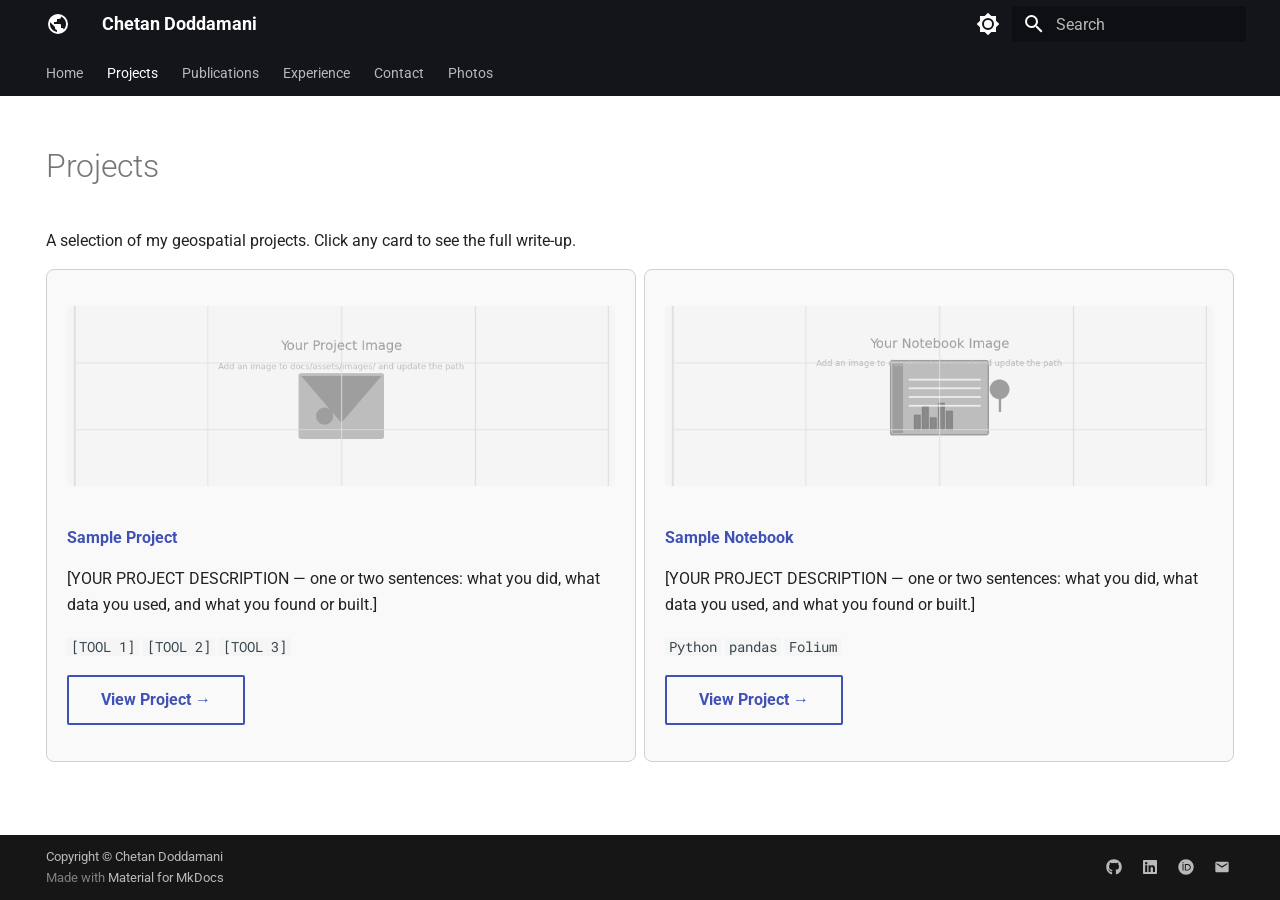
<file: projects/index.html>
<!doctype html>
<html lang="en" class="no-js">
  <head>
    
      <meta charset="utf-8">
      <meta name="viewport" content="width=device-width,initial-scale=1">
      
        <meta name="description" content="Portfolio of Chetan Doddamani — GIS, Remote Sensing, and Spatial Data Science">
      
      
        <meta name="author" content="Chetan Doddamani">
      
      
      
        <link rel="prev" href="..">
      
      
        <link rel="next" href="sample-project/">
      
      
        
      
      
      <link rel="icon" href="../assets/images/favicon.png">
      <meta name="generator" content="mkdocs-1.6.1, mkdocs-material-9.7.6">
    
    
      
        <title>All Projects - Chetan Doddamani</title>
      
    
    
      <link rel="stylesheet" href="../assets/stylesheets/main.484c7ddc.min.css">
      
        
        <link rel="stylesheet" href="../assets/stylesheets/palette.ab4e12ef.min.css">
      
      


    
    
      
    
    
      
        
        
        <link rel="preconnect" href="https://fonts.gstatic.com" crossorigin>
        <link rel="stylesheet" href="https://fonts.googleapis.com/css?family=Roboto:300,300i,400,400i,700,700i%7CRoboto+Mono:400,400i,700,700i&display=fallback">
        <style>:root{--md-text-font:"Roboto";--md-code-font:"Roboto Mono"}</style>
      
    
    
      <link rel="stylesheet" href="../assets/css/extra.css">
    
    <script>__md_scope=new URL("..",location),__md_hash=e=>[...e].reduce(((e,_)=>(e<<5)-e+_.charCodeAt(0)),0),__md_get=(e,_=localStorage,t=__md_scope)=>JSON.parse(_.getItem(t.pathname+"."+e)),__md_set=(e,_,t=localStorage,a=__md_scope)=>{try{t.setItem(a.pathname+"."+e,JSON.stringify(_))}catch(e){}}</script>
    
      

    
    
  </head>
  
  
    
    
      
    
    
    
    
    <body dir="ltr" data-md-color-scheme="default" data-md-color-primary="black" data-md-color-accent="black">
  
    
    <input class="md-toggle" data-md-toggle="drawer" type="checkbox" id="__drawer" autocomplete="off">
    <input class="md-toggle" data-md-toggle="search" type="checkbox" id="__search" autocomplete="off">
    <label class="md-overlay" for="__drawer"></label>
    <div data-md-component="skip">
      
        
        <a href="#projects" class="md-skip">
          Skip to content
        </a>
      
    </div>
    <div data-md-component="announce">
      
    </div>
    
    
      

<header class="md-header" data-md-component="header">
  <nav class="md-header__inner md-grid" aria-label="Header">
    <a href=".." title="Chetan Doddamani" class="md-header__button md-logo" aria-label="Chetan Doddamani" data-md-component="logo">
      
  
  <svg xmlns="http://www.w3.org/2000/svg" viewBox="0 0 24 24"><path d="M17.9 17.39c-.26-.8-1.01-1.39-1.9-1.39h-1v-3a1 1 0 0 0-1-1H8v-2h2a1 1 0 0 0 1-1V7h2a2 2 0 0 0 2-2v-.41a7.984 7.984 0 0 1 2.9 12.8M11 19.93c-3.95-.49-7-3.85-7-7.93 0-.62.08-1.22.21-1.79L9 15v1a2 2 0 0 0 2 2m1-16A10 10 0 0 0 2 12a10 10 0 0 0 10 10 10 10 0 0 0 10-10A10 10 0 0 0 12 2"/></svg>

    </a>
    <label class="md-header__button md-icon" for="__drawer">
      
      <svg xmlns="http://www.w3.org/2000/svg" viewBox="0 0 24 24"><path d="M3 6h18v2H3zm0 5h18v2H3zm0 5h18v2H3z"/></svg>
    </label>
    <div class="md-header__title" data-md-component="header-title">
      <div class="md-header__ellipsis">
        <div class="md-header__topic">
          <span class="md-ellipsis">
            Chetan Doddamani
          </span>
        </div>
        <div class="md-header__topic" data-md-component="header-topic">
          <span class="md-ellipsis">
            
              All Projects
            
          </span>
        </div>
      </div>
    </div>
    
      
        <form class="md-header__option" data-md-component="palette">
  
    
    
    
    <input class="md-option" data-md-color-media="" data-md-color-scheme="default" data-md-color-primary="black" data-md-color-accent="black"  aria-label="Switch to dark mode"  type="radio" name="__palette" id="__palette_0">
    
      <label class="md-header__button md-icon" title="Switch to dark mode" for="__palette_1" hidden>
        <svg xmlns="http://www.w3.org/2000/svg" viewBox="0 0 24 24"><path d="M12 8a4 4 0 0 0-4 4 4 4 0 0 0 4 4 4 4 0 0 0 4-4 4 4 0 0 0-4-4m0 10a6 6 0 0 1-6-6 6 6 0 0 1 6-6 6 6 0 0 1 6 6 6 6 0 0 1-6 6m8-9.31V4h-4.69L12 .69 8.69 4H4v4.69L.69 12 4 15.31V20h4.69L12 23.31 15.31 20H20v-4.69L23.31 12z"/></svg>
      </label>
    
  
    
    
    
    <input class="md-option" data-md-color-media="" data-md-color-scheme="slate" data-md-color-primary="black" data-md-color-accent="grey"  aria-label="Switch to light mode"  type="radio" name="__palette" id="__palette_1">
    
      <label class="md-header__button md-icon" title="Switch to light mode" for="__palette_0" hidden>
        <svg xmlns="http://www.w3.org/2000/svg" viewBox="0 0 24 24"><path d="M12 18c-.89 0-1.74-.2-2.5-.55C11.56 16.5 13 14.42 13 12s-1.44-4.5-3.5-5.45C10.26 6.2 11.11 6 12 6a6 6 0 0 1 6 6 6 6 0 0 1-6 6m8-9.31V4h-4.69L12 .69 8.69 4H4v4.69L.69 12 4 15.31V20h4.69L12 23.31 15.31 20H20v-4.69L23.31 12z"/></svg>
      </label>
    
  
</form>
      
    
    
      <script>var palette=__md_get("__palette");if(palette&&palette.color){if("(prefers-color-scheme)"===palette.color.media){var media=matchMedia("(prefers-color-scheme: light)"),input=document.querySelector(media.matches?"[data-md-color-media='(prefers-color-scheme: light)']":"[data-md-color-media='(prefers-color-scheme: dark)']");palette.color.media=input.getAttribute("data-md-color-media"),palette.color.scheme=input.getAttribute("data-md-color-scheme"),palette.color.primary=input.getAttribute("data-md-color-primary"),palette.color.accent=input.getAttribute("data-md-color-accent")}for(var[key,value]of Object.entries(palette.color))document.body.setAttribute("data-md-color-"+key,value)}</script>
    
    
    
      
      
        <label class="md-header__button md-icon" for="__search">
          
          <svg xmlns="http://www.w3.org/2000/svg" viewBox="0 0 24 24"><path d="M9.5 3A6.5 6.5 0 0 1 16 9.5c0 1.61-.59 3.09-1.56 4.23l.27.27h.79l5 5-1.5 1.5-5-5v-.79l-.27-.27A6.52 6.52 0 0 1 9.5 16 6.5 6.5 0 0 1 3 9.5 6.5 6.5 0 0 1 9.5 3m0 2C7 5 5 7 5 9.5S7 14 9.5 14 14 12 14 9.5 12 5 9.5 5"/></svg>
        </label>
        <div class="md-search" data-md-component="search" role="dialog">
  <label class="md-search__overlay" for="__search"></label>
  <div class="md-search__inner" role="search">
    <form class="md-search__form" name="search">
      <input type="text" class="md-search__input" name="query" aria-label="Search" placeholder="Search" autocapitalize="off" autocorrect="off" autocomplete="off" spellcheck="false" data-md-component="search-query" required>
      <label class="md-search__icon md-icon" for="__search">
        
        <svg xmlns="http://www.w3.org/2000/svg" viewBox="0 0 24 24"><path d="M9.5 3A6.5 6.5 0 0 1 16 9.5c0 1.61-.59 3.09-1.56 4.23l.27.27h.79l5 5-1.5 1.5-5-5v-.79l-.27-.27A6.52 6.52 0 0 1 9.5 16 6.5 6.5 0 0 1 3 9.5 6.5 6.5 0 0 1 9.5 3m0 2C7 5 5 7 5 9.5S7 14 9.5 14 14 12 14 9.5 12 5 9.5 5"/></svg>
        
        <svg xmlns="http://www.w3.org/2000/svg" viewBox="0 0 24 24"><path d="M20 11v2H8l5.5 5.5-1.42 1.42L4.16 12l7.92-7.92L13.5 5.5 8 11z"/></svg>
      </label>
      <nav class="md-search__options" aria-label="Search">
        
        <button type="reset" class="md-search__icon md-icon" title="Clear" aria-label="Clear" tabindex="-1">
          
          <svg xmlns="http://www.w3.org/2000/svg" viewBox="0 0 24 24"><path d="M19 6.41 17.59 5 12 10.59 6.41 5 5 6.41 10.59 12 5 17.59 6.41 19 12 13.41 17.59 19 19 17.59 13.41 12z"/></svg>
        </button>
      </nav>
      
    </form>
    <div class="md-search__output">
      <div class="md-search__scrollwrap" tabindex="0" data-md-scrollfix>
        <div class="md-search-result" data-md-component="search-result">
          <div class="md-search-result__meta">
            Initializing search
          </div>
          <ol class="md-search-result__list" role="presentation"></ol>
        </div>
      </div>
    </div>
  </div>
</div>
      
    
    
  </nav>
  
</header>
    
    <div class="md-container" data-md-component="container">
      
      
        
          
            
<nav class="md-tabs" aria-label="Tabs" data-md-component="tabs">
  <div class="md-grid">
    <ul class="md-tabs__list">
      
        
  
  
  
  
    <li class="md-tabs__item">
      <a href=".." class="md-tabs__link">
        
  
  
    
  
  Home

      </a>
    </li>
  

      
        
  
  
  
    
  
  
    
    
      <li class="md-tabs__item md-tabs__item--active">
        <a href="./" class="md-tabs__link">
          
  
  
  Projects

        </a>
      </li>
    
  

      
        
  
  
  
  
    <li class="md-tabs__item">
      <a href="../publications/" class="md-tabs__link">
        
  
  
    
  
  Publications

      </a>
    </li>
  

      
        
  
  
  
  
    <li class="md-tabs__item">
      <a href="../experience/" class="md-tabs__link">
        
  
  
    
  
  Experience

      </a>
    </li>
  

      
        
  
  
  
  
    <li class="md-tabs__item">
      <a href="../contact/" class="md-tabs__link">
        
  
  
    
  
  Contact

      </a>
    </li>
  

      
        
  
  
  
  
    <li class="md-tabs__item">
      <a href="../photos/" class="md-tabs__link">
        
  
  
    
  
  Photos

      </a>
    </li>
  

      
    </ul>
  </div>
</nav>
          
        
      
      <main class="md-main" data-md-component="main">
        <div class="md-main__inner md-grid">
          
            
              
                
              
              <div class="md-sidebar md-sidebar--primary" data-md-component="sidebar" data-md-type="navigation" hidden>
                <div class="md-sidebar__scrollwrap">
                  <div class="md-sidebar__inner">
                    


  


<nav class="md-nav md-nav--primary md-nav--lifted" aria-label="Navigation" data-md-level="0">
  <label class="md-nav__title" for="__drawer">
    <a href=".." title="Chetan Doddamani" class="md-nav__button md-logo" aria-label="Chetan Doddamani" data-md-component="logo">
      
  
  <svg xmlns="http://www.w3.org/2000/svg" viewBox="0 0 24 24"><path d="M17.9 17.39c-.26-.8-1.01-1.39-1.9-1.39h-1v-3a1 1 0 0 0-1-1H8v-2h2a1 1 0 0 0 1-1V7h2a2 2 0 0 0 2-2v-.41a7.984 7.984 0 0 1 2.9 12.8M11 19.93c-3.95-.49-7-3.85-7-7.93 0-.62.08-1.22.21-1.79L9 15v1a2 2 0 0 0 2 2m1-16A10 10 0 0 0 2 12a10 10 0 0 0 10 10 10 10 0 0 0 10-10A10 10 0 0 0 12 2"/></svg>

    </a>
    Chetan Doddamani
  </label>
  
  <ul class="md-nav__list" data-md-scrollfix>
    
      
      
  
  
  
  
    <li class="md-nav__item">
      <a href=".." class="md-nav__link">
        
  
  
  <span class="md-ellipsis">
    
  
    Home
  

    
  </span>
  
  

      </a>
    </li>
  

    
      
      
  
  
    
  
  
  
    
    
    
    
      
        
        
      
      
    
    
    <li class="md-nav__item md-nav__item--active md-nav__item--section md-nav__item--nested">
      
        
        
        <input class="md-nav__toggle md-toggle " type="checkbox" id="__nav_2" checked>
        
          
          <label class="md-nav__link" for="__nav_2" id="__nav_2_label" tabindex="">
            
  
  
  <span class="md-ellipsis">
    
  
    Projects
  

    
  </span>
  
  

            <span class="md-nav__icon md-icon"></span>
          </label>
        
        <nav class="md-nav" data-md-level="1" aria-labelledby="__nav_2_label" aria-expanded="true">
          <label class="md-nav__title" for="__nav_2">
            <span class="md-nav__icon md-icon"></span>
            
  
    Projects
  

          </label>
          <ul class="md-nav__list" data-md-scrollfix>
            
              
                
  
  
    
  
  
  
    <li class="md-nav__item md-nav__item--active">
      
      <input class="md-nav__toggle md-toggle" type="checkbox" id="__toc">
      
      
        
      
      
      <a href="./" class="md-nav__link md-nav__link--active">
        
  
  
  <span class="md-ellipsis">
    
  
    All Projects
  

    
  </span>
  
  

      </a>
      
    </li>
  

              
            
              
                
  
  
  
  
    <li class="md-nav__item">
      <a href="sample-project/" class="md-nav__link">
        
  
  
  <span class="md-ellipsis">
    
  
    Sample Project
  

    
  </span>
  
  

      </a>
    </li>
  

              
            
              
                
  
  
  
  
    <li class="md-nav__item">
      <a href="sample-notebook/" class="md-nav__link">
        
  
  
  <span class="md-ellipsis">
    
  
    Sample Notebook
  

    
  </span>
  
  

      </a>
    </li>
  

              
            
          </ul>
        </nav>
      
    </li>
  

    
      
      
  
  
  
  
    <li class="md-nav__item">
      <a href="../publications/" class="md-nav__link">
        
  
  
  <span class="md-ellipsis">
    
  
    Publications
  

    
  </span>
  
  

      </a>
    </li>
  

    
      
      
  
  
  
  
    <li class="md-nav__item">
      <a href="../experience/" class="md-nav__link">
        
  
  
  <span class="md-ellipsis">
    
  
    Experience
  

    
  </span>
  
  

      </a>
    </li>
  

    
      
      
  
  
  
  
    <li class="md-nav__item">
      <a href="../contact/" class="md-nav__link">
        
  
  
  <span class="md-ellipsis">
    
  
    Contact
  

    
  </span>
  
  

      </a>
    </li>
  

    
      
      
  
  
  
  
    <li class="md-nav__item">
      <a href="../photos/" class="md-nav__link">
        
  
  
  <span class="md-ellipsis">
    
  
    Photos
  

    
  </span>
  
  

      </a>
    </li>
  

    
  </ul>
</nav>
                  </div>
                </div>
              </div>
            
            
              
                
              
              <div class="md-sidebar md-sidebar--secondary" data-md-component="sidebar" data-md-type="toc" hidden>
                <div class="md-sidebar__scrollwrap">
                  <div class="md-sidebar__inner">
                    

<nav class="md-nav md-nav--secondary" aria-label="Table of contents">
  
  
  
    
  
  
</nav>
                  </div>
                </div>
              </div>
            
          
          
            <div class="md-content" data-md-component="content">
              
              <article class="md-content__inner md-typeset">
                
                  
  




<!--
CHECKLIST FOR THIS PAGE:
- [ ] Replace the two placeholder cards (marked [YOUR PROJECT ...]) with your real projects
- [ ] For each project: add a thumbnail image to docs/assets/images/ and update the path below
- [ ] For each project: create a project page by copying sample-project.md
- [ ] For each project: add a nav entry in mkdocs.yml (see the comments there)
- [ ] Delete placeholder cards you don't need yet
-->

<h1 id="projects">Projects</h1>
<p>A selection of my geospatial projects. Click any card to see the full write-up.</p>
<div class="grid">
<div class="project-card">
<p><img alt="" src="../assets/images/placeholder-project.png" /></p>
<p><strong><a href="sample-project/">Sample Project</a></strong></p>
<p>[YOUR PROJECT DESCRIPTION — one or two sentences: what you did, what data you used,
and what you found or built.]</p>
<p><code>[TOOL 1]</code> <code>[TOOL 2]</code> <code>[TOOL 3]</code></p>
<p><a class="md-button" href="sample-project/">View Project →</a></p>
</div>
<div class="project-card">
<p><img alt="" src="../assets/images/placeholder-notebook.png" /></p>
<p><strong><a href="sample-notebook/">Sample Notebook</a></strong></p>
<p>[YOUR PROJECT DESCRIPTION — one or two sentences: what you did, what data you used,
and what you found or built.]</p>
<p><code>Python</code> <code>pandas</code> <code>Folium</code></p>
<p><a class="md-button" href="sample-notebook/">View Project →</a></p>
</div>
</div>







  
  




  



                
              </article>
            </div>
          
          
<script>var target=document.getElementById(location.hash.slice(1));target&&target.name&&(target.checked=target.name.startsWith("__tabbed_"))</script>
        </div>
        
          <button type="button" class="md-top md-icon" data-md-component="top" hidden>
  
  <svg xmlns="http://www.w3.org/2000/svg" viewBox="0 0 24 24"><path d="M13 20h-2V8l-5.5 5.5-1.42-1.42L12 4.16l7.92 7.92-1.42 1.42L13 8z"/></svg>
  Back to top
</button>
        
      </main>
      
        <footer class="md-footer">
  
  <div class="md-footer-meta md-typeset">
    <div class="md-footer-meta__inner md-grid">
      <div class="md-copyright">
  
    <div class="md-copyright__highlight">
      Copyright &copy; Chetan Doddamani
    </div>
  
  
    Made with
    <a href="https://squidfunk.github.io/mkdocs-material/" target="_blank" rel="noopener">
      Material for MkDocs
    </a>
  
</div>
      
        
<div class="md-social">
  
    
    
    
    
      
      
    
    <a href="https://github.com/chetandoddamani" target="_blank" rel="noopener" title="github.com" class="md-social__link">
      <svg xmlns="http://www.w3.org/2000/svg" viewBox="0 0 512 512"><!--! Font Awesome Free 7.1.0 by @fontawesome - https://fontawesome.com License - https://fontawesome.com/license/free (Icons: CC BY 4.0, Fonts: SIL OFL 1.1, Code: MIT License) Copyright 2025 Fonticons, Inc.--><path d="M173.9 397.4c0 2-2.3 3.6-5.2 3.6-3.3.3-5.6-1.3-5.6-3.6 0-2 2.3-3.6 5.2-3.6 3-.3 5.6 1.3 5.6 3.6m-31.1-4.5c-.7 2 1.3 4.3 4.3 4.9 2.6 1 5.6 0 6.2-2s-1.3-4.3-4.3-5.2c-2.6-.7-5.5.3-6.2 2.3m44.2-1.7c-2.9.7-4.9 2.6-4.6 4.9.3 2 2.9 3.3 5.9 2.6 2.9-.7 4.9-2.6 4.6-4.6-.3-1.9-3-3.2-5.9-2.9M252.8 8C114.1 8 8 113.3 8 252c0 110.9 69.8 205.8 169.5 239.2 12.8 2.3 17.3-5.6 17.3-12.1 0-6.2-.3-40.4-.3-61.4 0 0-70 15-84.7-29.8 0 0-11.4-29.1-27.8-36.6 0 0-22.9-15.7 1.6-15.4 0 0 24.9 2 38.6 25.8 21.9 38.6 58.6 27.5 72.9 20.9 2.3-16 8.8-27.1 16-33.7-55.9-6.2-112.3-14.3-112.3-110.5 0-27.5 7.6-41.3 23.6-58.9-2.6-6.5-11.1-33.3 2.6-67.9 20.9-6.5 69 27 69 27 20-5.6 41.5-8.5 62.8-8.5s42.8 2.9 62.8 8.5c0 0 48.1-33.6 69-27 13.7 34.7 5.2 61.4 2.6 67.9 16 17.7 25.8 31.5 25.8 58.9 0 96.5-58.9 104.2-114.8 110.5 9.2 7.9 17 22.9 17 46.4 0 33.7-.3 75.4-.3 83.6 0 6.5 4.6 14.4 17.3 12.1C436.2 457.8 504 362.9 504 252 504 113.3 391.5 8 252.8 8M105.2 352.9c-1.3 1-1 3.3.7 5.2 1.6 1.6 3.9 2.3 5.2 1 1.3-1 1-3.3-.7-5.2-1.6-1.6-3.9-2.3-5.2-1m-10.8-8.1c-.7 1.3.3 2.9 2.3 3.9 1.6 1 3.6.7 4.3-.7.7-1.3-.3-2.9-2.3-3.9-2-.6-3.6-.3-4.3.7m32.4 35.6c-1.6 1.3-1 4.3 1.3 6.2 2.3 2.3 5.2 2.6 6.5 1 1.3-1.3.7-4.3-1.3-6.2-2.2-2.3-5.2-2.6-6.5-1m-11.4-14.7c-1.6 1-1.6 3.6 0 5.9s4.3 3.3 5.6 2.3c1.6-1.3 1.6-3.9 0-6.2-1.4-2.3-4-3.3-5.6-2"/></svg>
    </a>
  
    
    
    
    
      
      
    
    <a href="https://www.linkedin.com/in/dr-chetan-doddamani-phd-9a742217/" target="_blank" rel="noopener" title="www.linkedin.com" class="md-social__link">
      <svg xmlns="http://www.w3.org/2000/svg" viewBox="0 0 448 512"><!--! Font Awesome Free 7.1.0 by @fontawesome - https://fontawesome.com License - https://fontawesome.com/license/free (Icons: CC BY 4.0, Fonts: SIL OFL 1.1, Code: MIT License) Copyright 2025 Fonticons, Inc.--><path d="M416 32H31.9C14.3 32 0 46.5 0 64.3v383.4C0 465.5 14.3 480 31.9 480H416c17.6 0 32-14.5 32-32.3V64.3c0-17.8-14.4-32.3-32-32.3M135.4 416H69V202.2h66.5V416zM102.2 96a38.5 38.5 0 1 1 0 77 38.5 38.5 0 1 1 0-77m282.1 320h-66.4V312c0-24.8-.5-56.7-34.5-56.7-34.6 0-39.9 27-39.9 54.9V416h-66.4V202.2h63.7v29.2h.9c8.9-16.8 30.6-34.5 62.9-34.5 67.2 0 79.7 44.3 79.7 101.9z"/></svg>
    </a>
  
    
    
    
    
      
      
    
    <a href="https://orcid.org/0000-0002-0668-2036" target="_blank" rel="noopener" title="orcid.org" class="md-social__link">
      <svg xmlns="http://www.w3.org/2000/svg" viewBox="0 0 512 512"><!--! Font Awesome Free 7.1.0 by @fontawesome - https://fontawesome.com License - https://fontawesome.com/license/free (Icons: CC BY 4.0, Fonts: SIL OFL 1.1, Code: MIT License) Copyright 2025 Fonticons, Inc.--><path d="M294.7 188.2h-45.9V342h47.5c67.6 0 83.1-51.3 83.1-76.9 0-41.6-26.5-76.9-84.7-76.9M256 8a248 248 0 1 0 0 496 248 248 0 1 0 0-496m-80.8 360.8h-29.8V161.3h29.8zM160.3 98.5a19.6 19.6 0 1 1 0 39.2 19.6 19.6 0 1 1 0-39.2M300 369h-81V161.3h80.6c76.7 0 110.4 54.8 110.4 103.9 0 53.3-41.7 103.9-110 103.9z"/></svg>
    </a>
  
    
    
    
    
    <a href="mailto:chetandoddamani01@gmail.com" target="_blank" rel="noopener" title="" class="md-social__link">
      <svg xmlns="http://www.w3.org/2000/svg" viewBox="0 0 24 24"><path d="m20 8-8 5-8-5V6l8 5 8-5m0-2H4c-1.11 0-2 .89-2 2v12a2 2 0 0 0 2 2h16a2 2 0 0 0 2-2V6a2 2 0 0 0-2-2"/></svg>
    </a>
  
</div>
      
    </div>
  </div>
</footer>
      
    </div>
    <div class="md-dialog" data-md-component="dialog">
      <div class="md-dialog__inner md-typeset"></div>
    </div>
    
    
    
      
      
      <script id="__config" type="application/json">{"annotate": null, "base": "..", "features": ["navigation.tabs", "navigation.top", "content.code.copy"], "search": "../assets/javascripts/workers/search.2c215733.min.js", "tags": null, "translations": {"clipboard.copied": "Copied to clipboard", "clipboard.copy": "Copy to clipboard", "search.result.more.one": "1 more on this page", "search.result.more.other": "# more on this page", "search.result.none": "No matching documents", "search.result.one": "1 matching document", "search.result.other": "# matching documents", "search.result.placeholder": "Type to start searching", "search.result.term.missing": "Missing", "select.version": "Select version"}, "version": null}</script>
    
    
      <script src="../assets/javascripts/bundle.79ae519e.min.js"></script>
      
    
  </body>
</html>
</file>
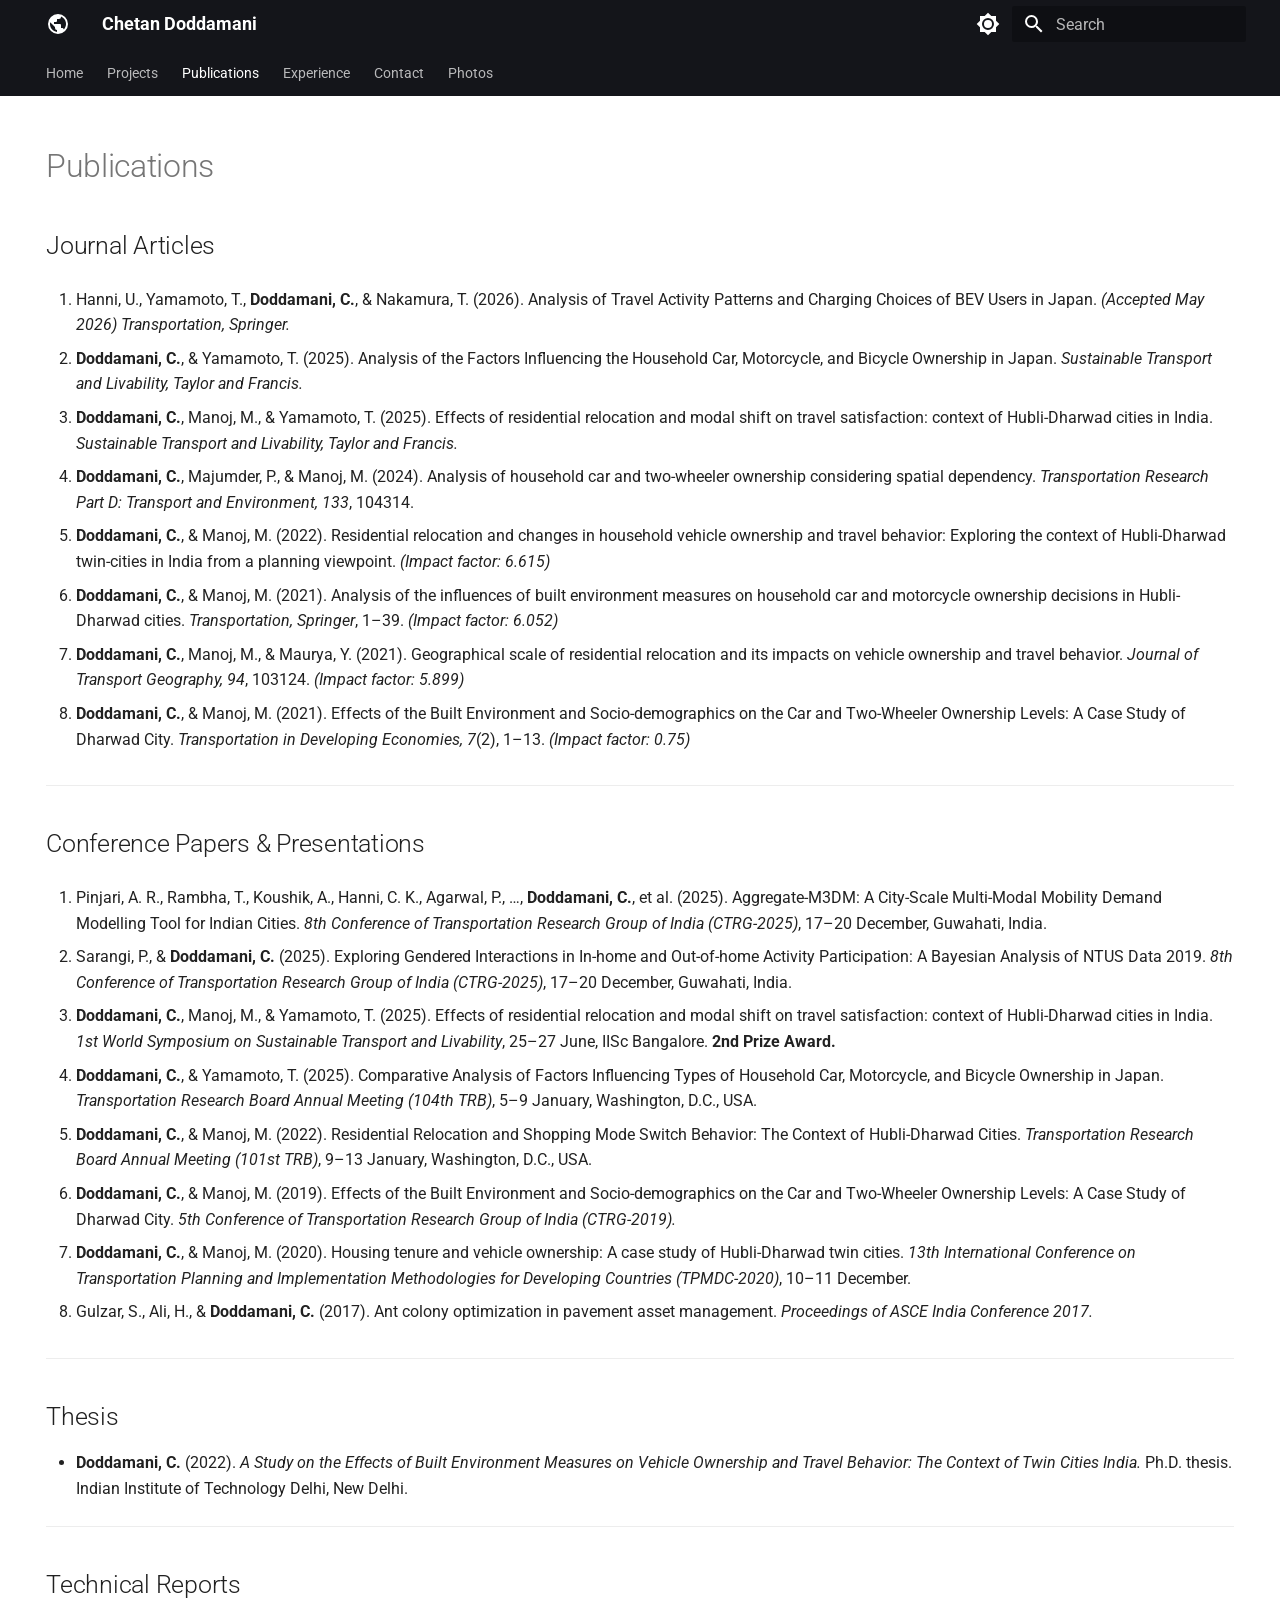
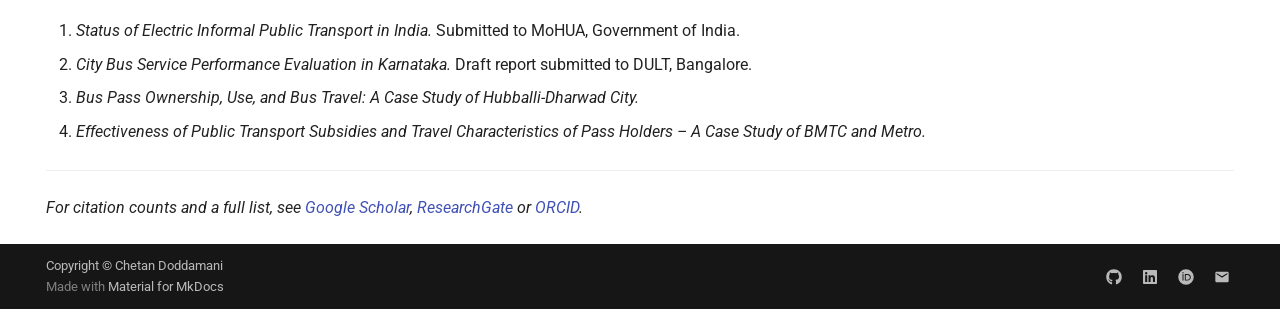
<file: publications/index.html>
<!doctype html>
<html lang="en" class="no-js">
  <head>
    
      <meta charset="utf-8">
      <meta name="viewport" content="width=device-width,initial-scale=1">
      
        <meta name="description" content="Portfolio of Chetan Doddamani — GIS, Remote Sensing, and Spatial Data Science">
      
      
        <meta name="author" content="Chetan Doddamani">
      
      
      
        <link rel="prev" href="../projects/sample-notebook/">
      
      
        <link rel="next" href="../experience/">
      
      
        
      
      
      <link rel="icon" href="../assets/images/favicon.png">
      <meta name="generator" content="mkdocs-1.6.1, mkdocs-material-9.7.6">
    
    
      
        <title>Publications - Chetan Doddamani</title>
      
    
    
      <link rel="stylesheet" href="../assets/stylesheets/main.484c7ddc.min.css">
      
        
        <link rel="stylesheet" href="../assets/stylesheets/palette.ab4e12ef.min.css">
      
      


    
    
      
    
    
      
        
        
        <link rel="preconnect" href="https://fonts.gstatic.com" crossorigin>
        <link rel="stylesheet" href="https://fonts.googleapis.com/css?family=Roboto:300,300i,400,400i,700,700i%7CRoboto+Mono:400,400i,700,700i&display=fallback">
        <style>:root{--md-text-font:"Roboto";--md-code-font:"Roboto Mono"}</style>
      
    
    
      <link rel="stylesheet" href="../assets/css/extra.css">
    
    <script>__md_scope=new URL("..",location),__md_hash=e=>[...e].reduce(((e,_)=>(e<<5)-e+_.charCodeAt(0)),0),__md_get=(e,_=localStorage,t=__md_scope)=>JSON.parse(_.getItem(t.pathname+"."+e)),__md_set=(e,_,t=localStorage,a=__md_scope)=>{try{t.setItem(a.pathname+"."+e,JSON.stringify(_))}catch(e){}}</script>
    
      

    
    
  </head>
  
  
    
    
      
    
    
    
    
    <body dir="ltr" data-md-color-scheme="default" data-md-color-primary="black" data-md-color-accent="black">
  
    
    <input class="md-toggle" data-md-toggle="drawer" type="checkbox" id="__drawer" autocomplete="off">
    <input class="md-toggle" data-md-toggle="search" type="checkbox" id="__search" autocomplete="off">
    <label class="md-overlay" for="__drawer"></label>
    <div data-md-component="skip">
      
        
        <a href="#publications" class="md-skip">
          Skip to content
        </a>
      
    </div>
    <div data-md-component="announce">
      
    </div>
    
    
      

<header class="md-header" data-md-component="header">
  <nav class="md-header__inner md-grid" aria-label="Header">
    <a href=".." title="Chetan Doddamani" class="md-header__button md-logo" aria-label="Chetan Doddamani" data-md-component="logo">
      
  
  <svg xmlns="http://www.w3.org/2000/svg" viewBox="0 0 24 24"><path d="M17.9 17.39c-.26-.8-1.01-1.39-1.9-1.39h-1v-3a1 1 0 0 0-1-1H8v-2h2a1 1 0 0 0 1-1V7h2a2 2 0 0 0 2-2v-.41a7.984 7.984 0 0 1 2.9 12.8M11 19.93c-3.95-.49-7-3.85-7-7.93 0-.62.08-1.22.21-1.79L9 15v1a2 2 0 0 0 2 2m1-16A10 10 0 0 0 2 12a10 10 0 0 0 10 10 10 10 0 0 0 10-10A10 10 0 0 0 12 2"/></svg>

    </a>
    <label class="md-header__button md-icon" for="__drawer">
      
      <svg xmlns="http://www.w3.org/2000/svg" viewBox="0 0 24 24"><path d="M3 6h18v2H3zm0 5h18v2H3zm0 5h18v2H3z"/></svg>
    </label>
    <div class="md-header__title" data-md-component="header-title">
      <div class="md-header__ellipsis">
        <div class="md-header__topic">
          <span class="md-ellipsis">
            Chetan Doddamani
          </span>
        </div>
        <div class="md-header__topic" data-md-component="header-topic">
          <span class="md-ellipsis">
            
              Publications
            
          </span>
        </div>
      </div>
    </div>
    
      
        <form class="md-header__option" data-md-component="palette">
  
    
    
    
    <input class="md-option" data-md-color-media="" data-md-color-scheme="default" data-md-color-primary="black" data-md-color-accent="black"  aria-label="Switch to dark mode"  type="radio" name="__palette" id="__palette_0">
    
      <label class="md-header__button md-icon" title="Switch to dark mode" for="__palette_1" hidden>
        <svg xmlns="http://www.w3.org/2000/svg" viewBox="0 0 24 24"><path d="M12 8a4 4 0 0 0-4 4 4 4 0 0 0 4 4 4 4 0 0 0 4-4 4 4 0 0 0-4-4m0 10a6 6 0 0 1-6-6 6 6 0 0 1 6-6 6 6 0 0 1 6 6 6 6 0 0 1-6 6m8-9.31V4h-4.69L12 .69 8.69 4H4v4.69L.69 12 4 15.31V20h4.69L12 23.31 15.31 20H20v-4.69L23.31 12z"/></svg>
      </label>
    
  
    
    
    
    <input class="md-option" data-md-color-media="" data-md-color-scheme="slate" data-md-color-primary="black" data-md-color-accent="grey"  aria-label="Switch to light mode"  type="radio" name="__palette" id="__palette_1">
    
      <label class="md-header__button md-icon" title="Switch to light mode" for="__palette_0" hidden>
        <svg xmlns="http://www.w3.org/2000/svg" viewBox="0 0 24 24"><path d="M12 18c-.89 0-1.74-.2-2.5-.55C11.56 16.5 13 14.42 13 12s-1.44-4.5-3.5-5.45C10.26 6.2 11.11 6 12 6a6 6 0 0 1 6 6 6 6 0 0 1-6 6m8-9.31V4h-4.69L12 .69 8.69 4H4v4.69L.69 12 4 15.31V20h4.69L12 23.31 15.31 20H20v-4.69L23.31 12z"/></svg>
      </label>
    
  
</form>
      
    
    
      <script>var palette=__md_get("__palette");if(palette&&palette.color){if("(prefers-color-scheme)"===palette.color.media){var media=matchMedia("(prefers-color-scheme: light)"),input=document.querySelector(media.matches?"[data-md-color-media='(prefers-color-scheme: light)']":"[data-md-color-media='(prefers-color-scheme: dark)']");palette.color.media=input.getAttribute("data-md-color-media"),palette.color.scheme=input.getAttribute("data-md-color-scheme"),palette.color.primary=input.getAttribute("data-md-color-primary"),palette.color.accent=input.getAttribute("data-md-color-accent")}for(var[key,value]of Object.entries(palette.color))document.body.setAttribute("data-md-color-"+key,value)}</script>
    
    
    
      
      
        <label class="md-header__button md-icon" for="__search">
          
          <svg xmlns="http://www.w3.org/2000/svg" viewBox="0 0 24 24"><path d="M9.5 3A6.5 6.5 0 0 1 16 9.5c0 1.61-.59 3.09-1.56 4.23l.27.27h.79l5 5-1.5 1.5-5-5v-.79l-.27-.27A6.52 6.52 0 0 1 9.5 16 6.5 6.5 0 0 1 3 9.5 6.5 6.5 0 0 1 9.5 3m0 2C7 5 5 7 5 9.5S7 14 9.5 14 14 12 14 9.5 12 5 9.5 5"/></svg>
        </label>
        <div class="md-search" data-md-component="search" role="dialog">
  <label class="md-search__overlay" for="__search"></label>
  <div class="md-search__inner" role="search">
    <form class="md-search__form" name="search">
      <input type="text" class="md-search__input" name="query" aria-label="Search" placeholder="Search" autocapitalize="off" autocorrect="off" autocomplete="off" spellcheck="false" data-md-component="search-query" required>
      <label class="md-search__icon md-icon" for="__search">
        
        <svg xmlns="http://www.w3.org/2000/svg" viewBox="0 0 24 24"><path d="M9.5 3A6.5 6.5 0 0 1 16 9.5c0 1.61-.59 3.09-1.56 4.23l.27.27h.79l5 5-1.5 1.5-5-5v-.79l-.27-.27A6.52 6.52 0 0 1 9.5 16 6.5 6.5 0 0 1 3 9.5 6.5 6.5 0 0 1 9.5 3m0 2C7 5 5 7 5 9.5S7 14 9.5 14 14 12 14 9.5 12 5 9.5 5"/></svg>
        
        <svg xmlns="http://www.w3.org/2000/svg" viewBox="0 0 24 24"><path d="M20 11v2H8l5.5 5.5-1.42 1.42L4.16 12l7.92-7.92L13.5 5.5 8 11z"/></svg>
      </label>
      <nav class="md-search__options" aria-label="Search">
        
        <button type="reset" class="md-search__icon md-icon" title="Clear" aria-label="Clear" tabindex="-1">
          
          <svg xmlns="http://www.w3.org/2000/svg" viewBox="0 0 24 24"><path d="M19 6.41 17.59 5 12 10.59 6.41 5 5 6.41 10.59 12 5 17.59 6.41 19 12 13.41 17.59 19 19 17.59 13.41 12z"/></svg>
        </button>
      </nav>
      
    </form>
    <div class="md-search__output">
      <div class="md-search__scrollwrap" tabindex="0" data-md-scrollfix>
        <div class="md-search-result" data-md-component="search-result">
          <div class="md-search-result__meta">
            Initializing search
          </div>
          <ol class="md-search-result__list" role="presentation"></ol>
        </div>
      </div>
    </div>
  </div>
</div>
      
    
    
  </nav>
  
</header>
    
    <div class="md-container" data-md-component="container">
      
      
        
          
            
<nav class="md-tabs" aria-label="Tabs" data-md-component="tabs">
  <div class="md-grid">
    <ul class="md-tabs__list">
      
        
  
  
  
  
    <li class="md-tabs__item">
      <a href=".." class="md-tabs__link">
        
  
  
    
  
  Home

      </a>
    </li>
  

      
        
  
  
  
  
    
    
      <li class="md-tabs__item">
        <a href="../projects/" class="md-tabs__link">
          
  
  
  Projects

        </a>
      </li>
    
  

      
        
  
  
  
    
  
  
    <li class="md-tabs__item md-tabs__item--active">
      <a href="./" class="md-tabs__link">
        
  
  
    
  
  Publications

      </a>
    </li>
  

      
        
  
  
  
  
    <li class="md-tabs__item">
      <a href="../experience/" class="md-tabs__link">
        
  
  
    
  
  Experience

      </a>
    </li>
  

      
        
  
  
  
  
    <li class="md-tabs__item">
      <a href="../contact/" class="md-tabs__link">
        
  
  
    
  
  Contact

      </a>
    </li>
  

      
        
  
  
  
  
    <li class="md-tabs__item">
      <a href="../photos/" class="md-tabs__link">
        
  
  
    
  
  Photos

      </a>
    </li>
  

      
    </ul>
  </div>
</nav>
          
        
      
      <main class="md-main" data-md-component="main">
        <div class="md-main__inner md-grid">
          
            
              
                
              
              <div class="md-sidebar md-sidebar--primary" data-md-component="sidebar" data-md-type="navigation" hidden>
                <div class="md-sidebar__scrollwrap">
                  <div class="md-sidebar__inner">
                    


  


<nav class="md-nav md-nav--primary md-nav--lifted" aria-label="Navigation" data-md-level="0">
  <label class="md-nav__title" for="__drawer">
    <a href=".." title="Chetan Doddamani" class="md-nav__button md-logo" aria-label="Chetan Doddamani" data-md-component="logo">
      
  
  <svg xmlns="http://www.w3.org/2000/svg" viewBox="0 0 24 24"><path d="M17.9 17.39c-.26-.8-1.01-1.39-1.9-1.39h-1v-3a1 1 0 0 0-1-1H8v-2h2a1 1 0 0 0 1-1V7h2a2 2 0 0 0 2-2v-.41a7.984 7.984 0 0 1 2.9 12.8M11 19.93c-3.95-.49-7-3.85-7-7.93 0-.62.08-1.22.21-1.79L9 15v1a2 2 0 0 0 2 2m1-16A10 10 0 0 0 2 12a10 10 0 0 0 10 10 10 10 0 0 0 10-10A10 10 0 0 0 12 2"/></svg>

    </a>
    Chetan Doddamani
  </label>
  
  <ul class="md-nav__list" data-md-scrollfix>
    
      
      
  
  
  
  
    <li class="md-nav__item">
      <a href=".." class="md-nav__link">
        
  
  
  <span class="md-ellipsis">
    
  
    Home
  

    
  </span>
  
  

      </a>
    </li>
  

    
      
      
  
  
  
  
    
    
    
    
      
      
    
    
    <li class="md-nav__item md-nav__item--nested">
      
        
        
        <input class="md-nav__toggle md-toggle " type="checkbox" id="__nav_2" >
        
          
          <label class="md-nav__link" for="__nav_2" id="__nav_2_label" tabindex="0">
            
  
  
  <span class="md-ellipsis">
    
  
    Projects
  

    
  </span>
  
  

            <span class="md-nav__icon md-icon"></span>
          </label>
        
        <nav class="md-nav" data-md-level="1" aria-labelledby="__nav_2_label" aria-expanded="false">
          <label class="md-nav__title" for="__nav_2">
            <span class="md-nav__icon md-icon"></span>
            
  
    Projects
  

          </label>
          <ul class="md-nav__list" data-md-scrollfix>
            
              
                
  
  
  
  
    <li class="md-nav__item">
      <a href="../projects/" class="md-nav__link">
        
  
  
  <span class="md-ellipsis">
    
  
    All Projects
  

    
  </span>
  
  

      </a>
    </li>
  

              
            
              
                
  
  
  
  
    <li class="md-nav__item">
      <a href="../projects/sample-project/" class="md-nav__link">
        
  
  
  <span class="md-ellipsis">
    
  
    Sample Project
  

    
  </span>
  
  

      </a>
    </li>
  

              
            
              
                
  
  
  
  
    <li class="md-nav__item">
      <a href="../projects/sample-notebook/" class="md-nav__link">
        
  
  
  <span class="md-ellipsis">
    
  
    Sample Notebook
  

    
  </span>
  
  

      </a>
    </li>
  

              
            
          </ul>
        </nav>
      
    </li>
  

    
      
      
  
  
    
  
  
  
    <li class="md-nav__item md-nav__item--active">
      
      <input class="md-nav__toggle md-toggle" type="checkbox" id="__toc">
      
      
        
      
      
        <label class="md-nav__link md-nav__link--active" for="__toc">
          
  
  
  <span class="md-ellipsis">
    
  
    Publications
  

    
  </span>
  
  

          <span class="md-nav__icon md-icon"></span>
        </label>
      
      <a href="./" class="md-nav__link md-nav__link--active">
        
  
  
  <span class="md-ellipsis">
    
  
    Publications
  

    
  </span>
  
  

      </a>
      
        

<nav class="md-nav md-nav--secondary" aria-label="Table of contents">
  
  
  
    
  
  
    <label class="md-nav__title" for="__toc">
      <span class="md-nav__icon md-icon"></span>
      Table of contents
    </label>
    <ul class="md-nav__list" data-md-component="toc" data-md-scrollfix>
      
        <li class="md-nav__item">
  <a href="#journal-articles" class="md-nav__link">
    <span class="md-ellipsis">
      
        Journal Articles
      
    </span>
  </a>
  
</li>
      
        <li class="md-nav__item">
  <a href="#conference-papers-presentations" class="md-nav__link">
    <span class="md-ellipsis">
      
        Conference Papers &amp; Presentations
      
    </span>
  </a>
  
</li>
      
        <li class="md-nav__item">
  <a href="#thesis" class="md-nav__link">
    <span class="md-ellipsis">
      
        Thesis
      
    </span>
  </a>
  
</li>
      
        <li class="md-nav__item">
  <a href="#technical-reports" class="md-nav__link">
    <span class="md-ellipsis">
      
        Technical Reports
      
    </span>
  </a>
  
</li>
      
    </ul>
  
</nav>
      
    </li>
  

    
      
      
  
  
  
  
    <li class="md-nav__item">
      <a href="../experience/" class="md-nav__link">
        
  
  
  <span class="md-ellipsis">
    
  
    Experience
  

    
  </span>
  
  

      </a>
    </li>
  

    
      
      
  
  
  
  
    <li class="md-nav__item">
      <a href="../contact/" class="md-nav__link">
        
  
  
  <span class="md-ellipsis">
    
  
    Contact
  

    
  </span>
  
  

      </a>
    </li>
  

    
      
      
  
  
  
  
    <li class="md-nav__item">
      <a href="../photos/" class="md-nav__link">
        
  
  
  <span class="md-ellipsis">
    
  
    Photos
  

    
  </span>
  
  

      </a>
    </li>
  

    
  </ul>
</nav>
                  </div>
                </div>
              </div>
            
            
              
                
              
              <div class="md-sidebar md-sidebar--secondary" data-md-component="sidebar" data-md-type="toc" hidden>
                <div class="md-sidebar__scrollwrap">
                  <div class="md-sidebar__inner">
                    

<nav class="md-nav md-nav--secondary" aria-label="Table of contents">
  
  
  
    
  
  
    <label class="md-nav__title" for="__toc">
      <span class="md-nav__icon md-icon"></span>
      Table of contents
    </label>
    <ul class="md-nav__list" data-md-component="toc" data-md-scrollfix>
      
        <li class="md-nav__item">
  <a href="#journal-articles" class="md-nav__link">
    <span class="md-ellipsis">
      
        Journal Articles
      
    </span>
  </a>
  
</li>
      
        <li class="md-nav__item">
  <a href="#conference-papers-presentations" class="md-nav__link">
    <span class="md-ellipsis">
      
        Conference Papers &amp; Presentations
      
    </span>
  </a>
  
</li>
      
        <li class="md-nav__item">
  <a href="#thesis" class="md-nav__link">
    <span class="md-ellipsis">
      
        Thesis
      
    </span>
  </a>
  
</li>
      
        <li class="md-nav__item">
  <a href="#technical-reports" class="md-nav__link">
    <span class="md-ellipsis">
      
        Technical Reports
      
    </span>
  </a>
  
</li>
      
    </ul>
  
</nav>
                  </div>
                </div>
              </div>
            
          
          
            <div class="md-content" data-md-component="content">
              
              <article class="md-content__inner md-typeset">
                
                  
  




<h1 id="publications">Publications</h1>
<h2 id="journal-articles">Journal Articles</h2>
<ol>
<li>
<p>Hanni, U., Yamamoto, T., <strong>Doddamani, C.</strong>, &amp; Nakamura, T. (2026). Analysis of Travel Activity Patterns and Charging Choices of BEV Users in Japan. <em>(Accepted May 2026) Transportation, Springer.</em></p>
</li>
<li>
<p><strong>Doddamani, C.</strong>, &amp; Yamamoto, T. (2025). Analysis of the Factors Influencing the Household Car, Motorcycle, and Bicycle Ownership in Japan. <em>Sustainable Transport and Livability, Taylor and Francis.</em></p>
</li>
<li>
<p><strong>Doddamani, C.</strong>, Manoj, M., &amp; Yamamoto, T. (2025). Effects of residential relocation and modal shift on travel satisfaction: context of Hubli-Dharwad cities in India. <em>Sustainable Transport and Livability, Taylor and Francis.</em></p>
</li>
<li>
<p><strong>Doddamani, C.</strong>, Majumder, P., &amp; Manoj, M. (2024). Analysis of household car and two-wheeler ownership considering spatial dependency. <em>Transportation Research Part D: Transport and Environment, 133</em>, 104314.</p>
</li>
<li>
<p><strong>Doddamani, C.</strong>, &amp; Manoj, M. (2022). Residential relocation and changes in household vehicle ownership and travel behavior: Exploring the context of Hubli-Dharwad twin-cities in India from a planning viewpoint. <em>(Impact factor: 6.615)</em></p>
</li>
<li>
<p><strong>Doddamani, C.</strong>, &amp; Manoj, M. (2021). Analysis of the influences of built environment measures on household car and motorcycle ownership decisions in Hubli-Dharwad cities. <em>Transportation, Springer</em>, 1–39. <em>(Impact factor: 6.052)</em></p>
</li>
<li>
<p><strong>Doddamani, C.</strong>, Manoj, M., &amp; Maurya, Y. (2021). Geographical scale of residential relocation and its impacts on vehicle ownership and travel behavior. <em>Journal of Transport Geography, 94</em>, 103124. <em>(Impact factor: 5.899)</em></p>
</li>
<li>
<p><strong>Doddamani, C.</strong>, &amp; Manoj, M. (2021). Effects of the Built Environment and Socio-demographics on the Car and Two-Wheeler Ownership Levels: A Case Study of Dharwad City. <em>Transportation in Developing Economies, 7</em>(2), 1–13. <em>(Impact factor: 0.75)</em></p>
</li>
</ol>
<hr />
<h2 id="conference-papers-presentations">Conference Papers &amp; Presentations</h2>
<ol>
<li>
<p>Pinjari, A. R., Rambha, T., Koushik, A., Hanni, C. K., Agarwal, P., …, <strong>Doddamani, C.</strong>, et al. (2025). Aggregate-M3DM: A City-Scale Multi-Modal Mobility Demand Modelling Tool for Indian Cities. <em>8th Conference of Transportation Research Group of India (CTRG-2025)</em>, 17–20 December, Guwahati, India.</p>
</li>
<li>
<p>Sarangi, P., &amp; <strong>Doddamani, C.</strong> (2025). Exploring Gendered Interactions in In-home and Out-of-home Activity Participation: A Bayesian Analysis of NTUS Data 2019. <em>8th Conference of Transportation Research Group of India (CTRG-2025)</em>, 17–20 December, Guwahati, India.</p>
</li>
<li>
<p><strong>Doddamani, C.</strong>, Manoj, M., &amp; Yamamoto, T. (2025). Effects of residential relocation and modal shift on travel satisfaction: context of Hubli-Dharwad cities in India. <em>1st World Symposium on Sustainable Transport and Livability</em>, 25–27 June, IISc Bangalore. <strong>2nd Prize Award.</strong></p>
</li>
<li>
<p><strong>Doddamani, C.</strong>, &amp; Yamamoto, T. (2025). Comparative Analysis of Factors Influencing Types of Household Car, Motorcycle, and Bicycle Ownership in Japan. <em>Transportation Research Board Annual Meeting (104th TRB)</em>, 5–9 January, Washington, D.C., USA.</p>
</li>
<li>
<p><strong>Doddamani, C.</strong>, &amp; Manoj, M. (2022). Residential Relocation and Shopping Mode Switch Behavior: The Context of Hubli-Dharwad Cities. <em>Transportation Research Board Annual Meeting (101st TRB)</em>, 9–13 January, Washington, D.C., USA.</p>
</li>
<li>
<p><strong>Doddamani, C.</strong>, &amp; Manoj, M. (2019). Effects of the Built Environment and Socio-demographics on the Car and Two-Wheeler Ownership Levels: A Case Study of Dharwad City. <em>5th Conference of Transportation Research Group of India (CTRG-2019).</em></p>
</li>
<li>
<p><strong>Doddamani, C.</strong>, &amp; Manoj, M. (2020). Housing tenure and vehicle ownership: A case study of Hubli-Dharwad twin cities. <em>13th International Conference on Transportation Planning and Implementation Methodologies for Developing Countries (TPMDC-2020)</em>, 10–11 December.</p>
</li>
<li>
<p>Gulzar, S., Ali, H., &amp; <strong>Doddamani, C.</strong> (2017). Ant colony optimization in pavement asset management. <em>Proceedings of ASCE India Conference 2017.</em></p>
</li>
</ol>
<hr />
<h2 id="thesis">Thesis</h2>
<ul>
<li><strong>Doddamani, C.</strong> (2022). <em>A Study on the Effects of Built Environment Measures on Vehicle Ownership and Travel Behavior: The Context of Twin Cities India.</em> Ph.D. thesis. Indian Institute of Technology Delhi, New Delhi.</li>
</ul>
<hr />
<h2 id="technical-reports">Technical Reports</h2>
<ol>
<li><em>Status of Electric Informal Public Transport in India.</em> Submitted to MoHUA, Government of India.</li>
<li><em>City Bus Service Performance Evaluation in Karnataka.</em> Draft report submitted to DULT, Bangalore.</li>
<li><em>Bus Pass Ownership, Use, and Bus Travel: A Case Study of Hubballi-Dharwad City.</em></li>
<li><em>Effectiveness of Public Transport Subsidies and Travel Characteristics of Pass Holders – A Case Study of BMTC and Metro.</em></li>
</ol>
<hr />
<p><em>For citation counts and a full list, see <a href="https://scholar.google.co.in/citations?user=lHYaddMAAAAJ&amp;hl=en">Google Scholar</a>, <a href="https://www.researchgate.net/profile/Chetan-Doddamani">ResearchGate</a> or <a href="https://orcid.org/0000-0002-0668-2036">ORCID</a>.</em></p>







  
  




  



                
              </article>
            </div>
          
          
<script>var target=document.getElementById(location.hash.slice(1));target&&target.name&&(target.checked=target.name.startsWith("__tabbed_"))</script>
        </div>
        
          <button type="button" class="md-top md-icon" data-md-component="top" hidden>
  
  <svg xmlns="http://www.w3.org/2000/svg" viewBox="0 0 24 24"><path d="M13 20h-2V8l-5.5 5.5-1.42-1.42L12 4.16l7.92 7.92-1.42 1.42L13 8z"/></svg>
  Back to top
</button>
        
      </main>
      
        <footer class="md-footer">
  
  <div class="md-footer-meta md-typeset">
    <div class="md-footer-meta__inner md-grid">
      <div class="md-copyright">
  
    <div class="md-copyright__highlight">
      Copyright &copy; Chetan Doddamani
    </div>
  
  
    Made with
    <a href="https://squidfunk.github.io/mkdocs-material/" target="_blank" rel="noopener">
      Material for MkDocs
    </a>
  
</div>
      
        
<div class="md-social">
  
    
    
    
    
      
      
    
    <a href="https://github.com/chetandoddamani" target="_blank" rel="noopener" title="github.com" class="md-social__link">
      <svg xmlns="http://www.w3.org/2000/svg" viewBox="0 0 512 512"><!--! Font Awesome Free 7.1.0 by @fontawesome - https://fontawesome.com License - https://fontawesome.com/license/free (Icons: CC BY 4.0, Fonts: SIL OFL 1.1, Code: MIT License) Copyright 2025 Fonticons, Inc.--><path d="M173.9 397.4c0 2-2.3 3.6-5.2 3.6-3.3.3-5.6-1.3-5.6-3.6 0-2 2.3-3.6 5.2-3.6 3-.3 5.6 1.3 5.6 3.6m-31.1-4.5c-.7 2 1.3 4.3 4.3 4.9 2.6 1 5.6 0 6.2-2s-1.3-4.3-4.3-5.2c-2.6-.7-5.5.3-6.2 2.3m44.2-1.7c-2.9.7-4.9 2.6-4.6 4.9.3 2 2.9 3.3 5.9 2.6 2.9-.7 4.9-2.6 4.6-4.6-.3-1.9-3-3.2-5.9-2.9M252.8 8C114.1 8 8 113.3 8 252c0 110.9 69.8 205.8 169.5 239.2 12.8 2.3 17.3-5.6 17.3-12.1 0-6.2-.3-40.4-.3-61.4 0 0-70 15-84.7-29.8 0 0-11.4-29.1-27.8-36.6 0 0-22.9-15.7 1.6-15.4 0 0 24.9 2 38.6 25.8 21.9 38.6 58.6 27.5 72.9 20.9 2.3-16 8.8-27.1 16-33.7-55.9-6.2-112.3-14.3-112.3-110.5 0-27.5 7.6-41.3 23.6-58.9-2.6-6.5-11.1-33.3 2.6-67.9 20.9-6.5 69 27 69 27 20-5.6 41.5-8.5 62.8-8.5s42.8 2.9 62.8 8.5c0 0 48.1-33.6 69-27 13.7 34.7 5.2 61.4 2.6 67.9 16 17.7 25.8 31.5 25.8 58.9 0 96.5-58.9 104.2-114.8 110.5 9.2 7.9 17 22.9 17 46.4 0 33.7-.3 75.4-.3 83.6 0 6.5 4.6 14.4 17.3 12.1C436.2 457.8 504 362.9 504 252 504 113.3 391.5 8 252.8 8M105.2 352.9c-1.3 1-1 3.3.7 5.2 1.6 1.6 3.9 2.3 5.2 1 1.3-1 1-3.3-.7-5.2-1.6-1.6-3.9-2.3-5.2-1m-10.8-8.1c-.7 1.3.3 2.9 2.3 3.9 1.6 1 3.6.7 4.3-.7.7-1.3-.3-2.9-2.3-3.9-2-.6-3.6-.3-4.3.7m32.4 35.6c-1.6 1.3-1 4.3 1.3 6.2 2.3 2.3 5.2 2.6 6.5 1 1.3-1.3.7-4.3-1.3-6.2-2.2-2.3-5.2-2.6-6.5-1m-11.4-14.7c-1.6 1-1.6 3.6 0 5.9s4.3 3.3 5.6 2.3c1.6-1.3 1.6-3.9 0-6.2-1.4-2.3-4-3.3-5.6-2"/></svg>
    </a>
  
    
    
    
    
      
      
    
    <a href="https://www.linkedin.com/in/dr-chetan-doddamani-phd-9a742217/" target="_blank" rel="noopener" title="www.linkedin.com" class="md-social__link">
      <svg xmlns="http://www.w3.org/2000/svg" viewBox="0 0 448 512"><!--! Font Awesome Free 7.1.0 by @fontawesome - https://fontawesome.com License - https://fontawesome.com/license/free (Icons: CC BY 4.0, Fonts: SIL OFL 1.1, Code: MIT License) Copyright 2025 Fonticons, Inc.--><path d="M416 32H31.9C14.3 32 0 46.5 0 64.3v383.4C0 465.5 14.3 480 31.9 480H416c17.6 0 32-14.5 32-32.3V64.3c0-17.8-14.4-32.3-32-32.3M135.4 416H69V202.2h66.5V416zM102.2 96a38.5 38.5 0 1 1 0 77 38.5 38.5 0 1 1 0-77m282.1 320h-66.4V312c0-24.8-.5-56.7-34.5-56.7-34.6 0-39.9 27-39.9 54.9V416h-66.4V202.2h63.7v29.2h.9c8.9-16.8 30.6-34.5 62.9-34.5 67.2 0 79.7 44.3 79.7 101.9z"/></svg>
    </a>
  
    
    
    
    
      
      
    
    <a href="https://orcid.org/0000-0002-0668-2036" target="_blank" rel="noopener" title="orcid.org" class="md-social__link">
      <svg xmlns="http://www.w3.org/2000/svg" viewBox="0 0 512 512"><!--! Font Awesome Free 7.1.0 by @fontawesome - https://fontawesome.com License - https://fontawesome.com/license/free (Icons: CC BY 4.0, Fonts: SIL OFL 1.1, Code: MIT License) Copyright 2025 Fonticons, Inc.--><path d="M294.7 188.2h-45.9V342h47.5c67.6 0 83.1-51.3 83.1-76.9 0-41.6-26.5-76.9-84.7-76.9M256 8a248 248 0 1 0 0 496 248 248 0 1 0 0-496m-80.8 360.8h-29.8V161.3h29.8zM160.3 98.5a19.6 19.6 0 1 1 0 39.2 19.6 19.6 0 1 1 0-39.2M300 369h-81V161.3h80.6c76.7 0 110.4 54.8 110.4 103.9 0 53.3-41.7 103.9-110 103.9z"/></svg>
    </a>
  
    
    
    
    
    <a href="mailto:chetandoddamani01@gmail.com" target="_blank" rel="noopener" title="" class="md-social__link">
      <svg xmlns="http://www.w3.org/2000/svg" viewBox="0 0 24 24"><path d="m20 8-8 5-8-5V6l8 5 8-5m0-2H4c-1.11 0-2 .89-2 2v12a2 2 0 0 0 2 2h16a2 2 0 0 0 2-2V6a2 2 0 0 0-2-2"/></svg>
    </a>
  
</div>
      
    </div>
  </div>
</footer>
      
    </div>
    <div class="md-dialog" data-md-component="dialog">
      <div class="md-dialog__inner md-typeset"></div>
    </div>
    
    
    
      
      
      <script id="__config" type="application/json">{"annotate": null, "base": "..", "features": ["navigation.tabs", "navigation.top", "content.code.copy"], "search": "../assets/javascripts/workers/search.2c215733.min.js", "tags": null, "translations": {"clipboard.copied": "Copied to clipboard", "clipboard.copy": "Copy to clipboard", "search.result.more.one": "1 more on this page", "search.result.more.other": "# more on this page", "search.result.none": "No matching documents", "search.result.one": "1 matching document", "search.result.other": "# matching documents", "search.result.placeholder": "Type to start searching", "search.result.term.missing": "Missing", "select.version": "Select version"}, "version": null}</script>
    
    
      <script src="../assets/javascripts/bundle.79ae519e.min.js"></script>
      
    
  </body>
</html>
</file>
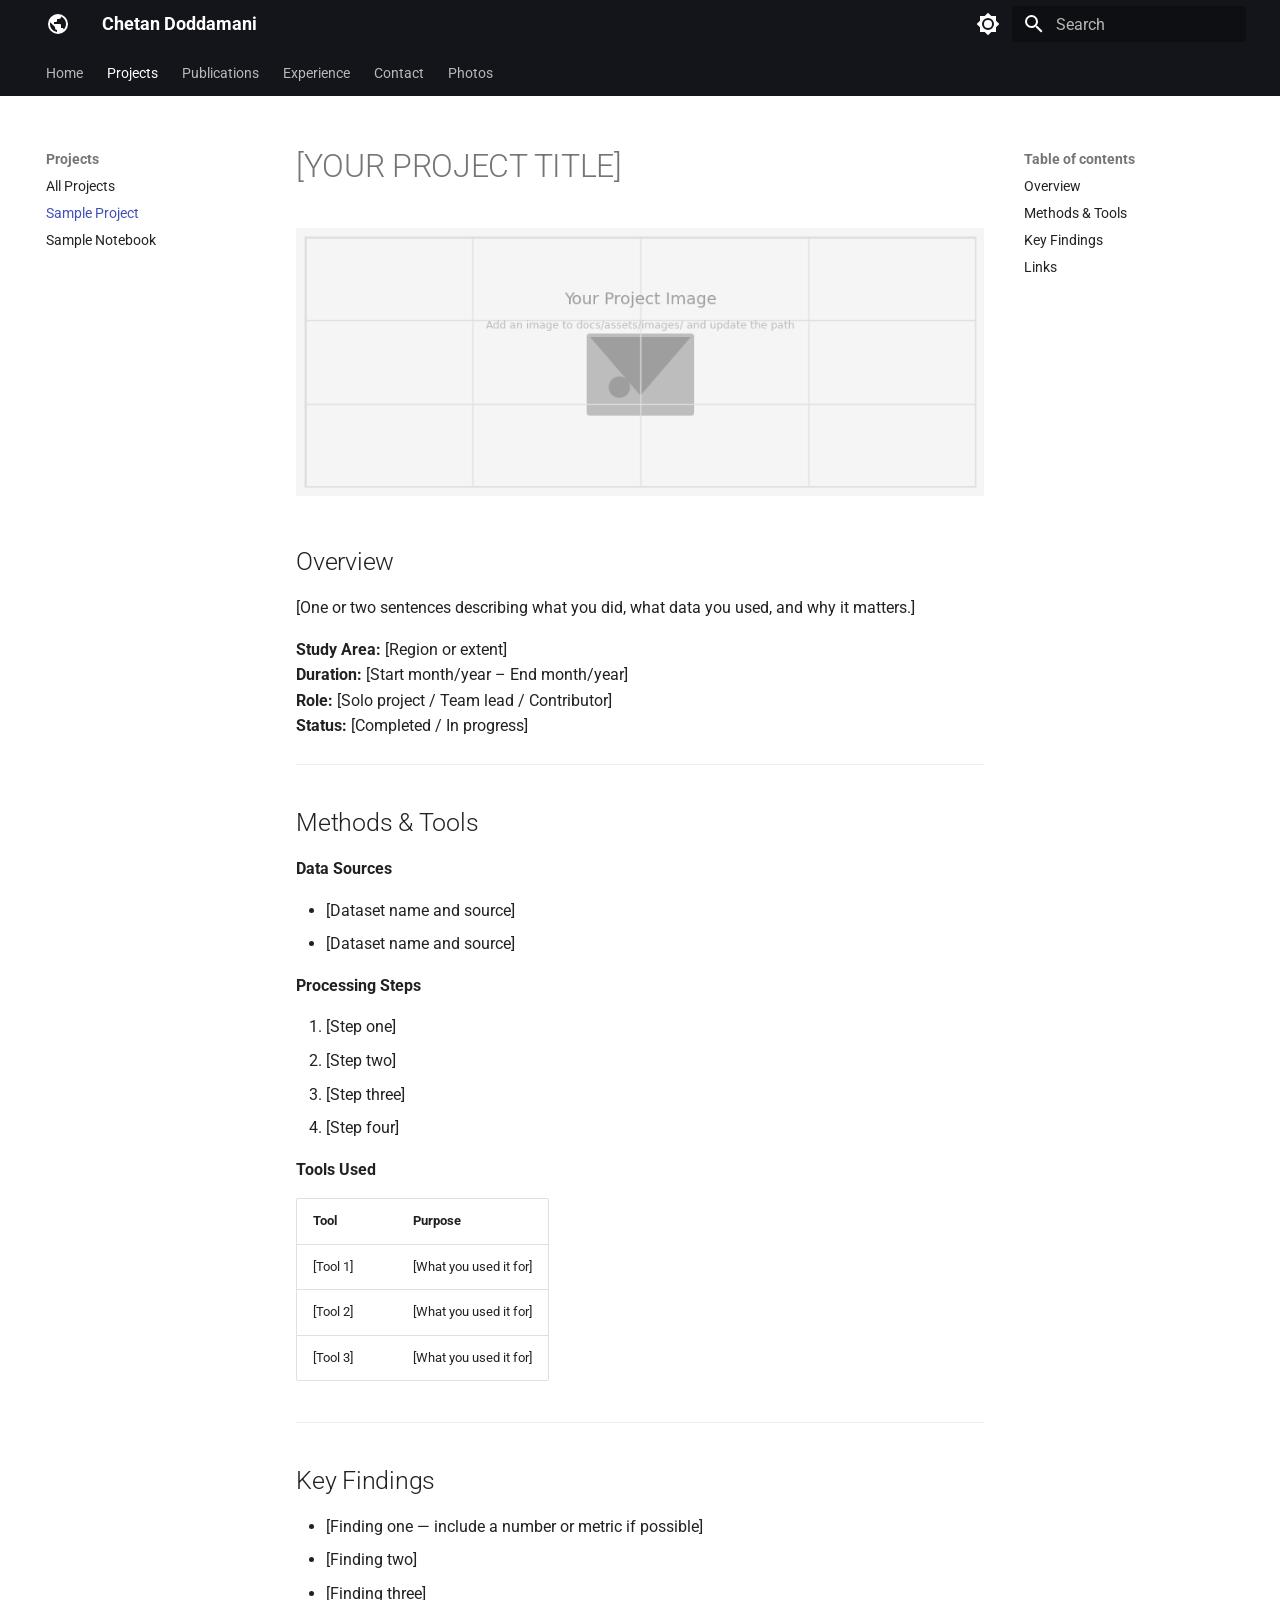
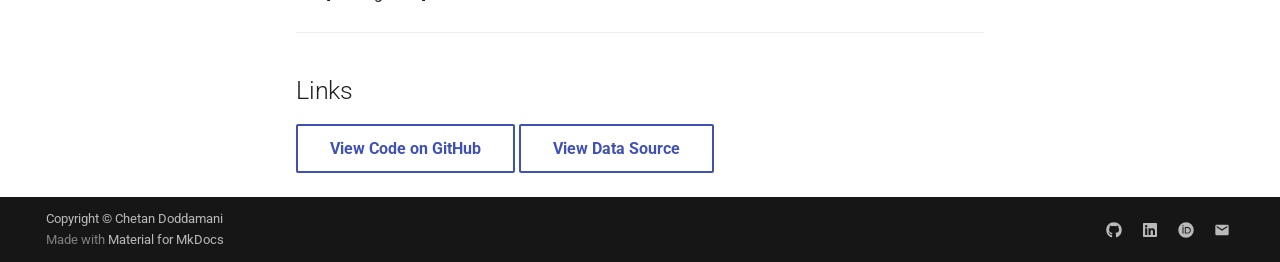
<file: projects/sample-project/index.html>
<!doctype html>
<html lang="en" class="no-js">
  <head>
    
      <meta charset="utf-8">
      <meta name="viewport" content="width=device-width,initial-scale=1">
      
        <meta name="description" content="Portfolio of Chetan Doddamani — GIS, Remote Sensing, and Spatial Data Science">
      
      
        <meta name="author" content="Chetan Doddamani">
      
      
      
        <link rel="prev" href="../">
      
      
        <link rel="next" href="../sample-notebook/">
      
      
        
      
      
      <link rel="icon" href="../../assets/images/favicon.png">
      <meta name="generator" content="mkdocs-1.6.1, mkdocs-material-9.7.6">
    
    
      
        <title>Sample Project - Chetan Doddamani</title>
      
    
    
      <link rel="stylesheet" href="../../assets/stylesheets/main.484c7ddc.min.css">
      
        
        <link rel="stylesheet" href="../../assets/stylesheets/palette.ab4e12ef.min.css">
      
      


    
    
      
    
    
      
        
        
        <link rel="preconnect" href="https://fonts.gstatic.com" crossorigin>
        <link rel="stylesheet" href="https://fonts.googleapis.com/css?family=Roboto:300,300i,400,400i,700,700i%7CRoboto+Mono:400,400i,700,700i&display=fallback">
        <style>:root{--md-text-font:"Roboto";--md-code-font:"Roboto Mono"}</style>
      
    
    
      <link rel="stylesheet" href="../../assets/css/extra.css">
    
    <script>__md_scope=new URL("../..",location),__md_hash=e=>[...e].reduce(((e,_)=>(e<<5)-e+_.charCodeAt(0)),0),__md_get=(e,_=localStorage,t=__md_scope)=>JSON.parse(_.getItem(t.pathname+"."+e)),__md_set=(e,_,t=localStorage,a=__md_scope)=>{try{t.setItem(a.pathname+"."+e,JSON.stringify(_))}catch(e){}}</script>
    
      

    
    
  </head>
  
  
    
    
      
    
    
    
    
    <body dir="ltr" data-md-color-scheme="default" data-md-color-primary="black" data-md-color-accent="black">
  
    
    <input class="md-toggle" data-md-toggle="drawer" type="checkbox" id="__drawer" autocomplete="off">
    <input class="md-toggle" data-md-toggle="search" type="checkbox" id="__search" autocomplete="off">
    <label class="md-overlay" for="__drawer"></label>
    <div data-md-component="skip">
      
        
        <a href="#your-project-title" class="md-skip">
          Skip to content
        </a>
      
    </div>
    <div data-md-component="announce">
      
    </div>
    
    
      

<header class="md-header" data-md-component="header">
  <nav class="md-header__inner md-grid" aria-label="Header">
    <a href="../.." title="Chetan Doddamani" class="md-header__button md-logo" aria-label="Chetan Doddamani" data-md-component="logo">
      
  
  <svg xmlns="http://www.w3.org/2000/svg" viewBox="0 0 24 24"><path d="M17.9 17.39c-.26-.8-1.01-1.39-1.9-1.39h-1v-3a1 1 0 0 0-1-1H8v-2h2a1 1 0 0 0 1-1V7h2a2 2 0 0 0 2-2v-.41a7.984 7.984 0 0 1 2.9 12.8M11 19.93c-3.95-.49-7-3.85-7-7.93 0-.62.08-1.22.21-1.79L9 15v1a2 2 0 0 0 2 2m1-16A10 10 0 0 0 2 12a10 10 0 0 0 10 10 10 10 0 0 0 10-10A10 10 0 0 0 12 2"/></svg>

    </a>
    <label class="md-header__button md-icon" for="__drawer">
      
      <svg xmlns="http://www.w3.org/2000/svg" viewBox="0 0 24 24"><path d="M3 6h18v2H3zm0 5h18v2H3zm0 5h18v2H3z"/></svg>
    </label>
    <div class="md-header__title" data-md-component="header-title">
      <div class="md-header__ellipsis">
        <div class="md-header__topic">
          <span class="md-ellipsis">
            Chetan Doddamani
          </span>
        </div>
        <div class="md-header__topic" data-md-component="header-topic">
          <span class="md-ellipsis">
            
              Sample Project
            
          </span>
        </div>
      </div>
    </div>
    
      
        <form class="md-header__option" data-md-component="palette">
  
    
    
    
    <input class="md-option" data-md-color-media="" data-md-color-scheme="default" data-md-color-primary="black" data-md-color-accent="black"  aria-label="Switch to dark mode"  type="radio" name="__palette" id="__palette_0">
    
      <label class="md-header__button md-icon" title="Switch to dark mode" for="__palette_1" hidden>
        <svg xmlns="http://www.w3.org/2000/svg" viewBox="0 0 24 24"><path d="M12 8a4 4 0 0 0-4 4 4 4 0 0 0 4 4 4 4 0 0 0 4-4 4 4 0 0 0-4-4m0 10a6 6 0 0 1-6-6 6 6 0 0 1 6-6 6 6 0 0 1 6 6 6 6 0 0 1-6 6m8-9.31V4h-4.69L12 .69 8.69 4H4v4.69L.69 12 4 15.31V20h4.69L12 23.31 15.31 20H20v-4.69L23.31 12z"/></svg>
      </label>
    
  
    
    
    
    <input class="md-option" data-md-color-media="" data-md-color-scheme="slate" data-md-color-primary="black" data-md-color-accent="grey"  aria-label="Switch to light mode"  type="radio" name="__palette" id="__palette_1">
    
      <label class="md-header__button md-icon" title="Switch to light mode" for="__palette_0" hidden>
        <svg xmlns="http://www.w3.org/2000/svg" viewBox="0 0 24 24"><path d="M12 18c-.89 0-1.74-.2-2.5-.55C11.56 16.5 13 14.42 13 12s-1.44-4.5-3.5-5.45C10.26 6.2 11.11 6 12 6a6 6 0 0 1 6 6 6 6 0 0 1-6 6m8-9.31V4h-4.69L12 .69 8.69 4H4v4.69L.69 12 4 15.31V20h4.69L12 23.31 15.31 20H20v-4.69L23.31 12z"/></svg>
      </label>
    
  
</form>
      
    
    
      <script>var palette=__md_get("__palette");if(palette&&palette.color){if("(prefers-color-scheme)"===palette.color.media){var media=matchMedia("(prefers-color-scheme: light)"),input=document.querySelector(media.matches?"[data-md-color-media='(prefers-color-scheme: light)']":"[data-md-color-media='(prefers-color-scheme: dark)']");palette.color.media=input.getAttribute("data-md-color-media"),palette.color.scheme=input.getAttribute("data-md-color-scheme"),palette.color.primary=input.getAttribute("data-md-color-primary"),palette.color.accent=input.getAttribute("data-md-color-accent")}for(var[key,value]of Object.entries(palette.color))document.body.setAttribute("data-md-color-"+key,value)}</script>
    
    
    
      
      
        <label class="md-header__button md-icon" for="__search">
          
          <svg xmlns="http://www.w3.org/2000/svg" viewBox="0 0 24 24"><path d="M9.5 3A6.5 6.5 0 0 1 16 9.5c0 1.61-.59 3.09-1.56 4.23l.27.27h.79l5 5-1.5 1.5-5-5v-.79l-.27-.27A6.52 6.52 0 0 1 9.5 16 6.5 6.5 0 0 1 3 9.5 6.5 6.5 0 0 1 9.5 3m0 2C7 5 5 7 5 9.5S7 14 9.5 14 14 12 14 9.5 12 5 9.5 5"/></svg>
        </label>
        <div class="md-search" data-md-component="search" role="dialog">
  <label class="md-search__overlay" for="__search"></label>
  <div class="md-search__inner" role="search">
    <form class="md-search__form" name="search">
      <input type="text" class="md-search__input" name="query" aria-label="Search" placeholder="Search" autocapitalize="off" autocorrect="off" autocomplete="off" spellcheck="false" data-md-component="search-query" required>
      <label class="md-search__icon md-icon" for="__search">
        
        <svg xmlns="http://www.w3.org/2000/svg" viewBox="0 0 24 24"><path d="M9.5 3A6.5 6.5 0 0 1 16 9.5c0 1.61-.59 3.09-1.56 4.23l.27.27h.79l5 5-1.5 1.5-5-5v-.79l-.27-.27A6.52 6.52 0 0 1 9.5 16 6.5 6.5 0 0 1 3 9.5 6.5 6.5 0 0 1 9.5 3m0 2C7 5 5 7 5 9.5S7 14 9.5 14 14 12 14 9.5 12 5 9.5 5"/></svg>
        
        <svg xmlns="http://www.w3.org/2000/svg" viewBox="0 0 24 24"><path d="M20 11v2H8l5.5 5.5-1.42 1.42L4.16 12l7.92-7.92L13.5 5.5 8 11z"/></svg>
      </label>
      <nav class="md-search__options" aria-label="Search">
        
        <button type="reset" class="md-search__icon md-icon" title="Clear" aria-label="Clear" tabindex="-1">
          
          <svg xmlns="http://www.w3.org/2000/svg" viewBox="0 0 24 24"><path d="M19 6.41 17.59 5 12 10.59 6.41 5 5 6.41 10.59 12 5 17.59 6.41 19 12 13.41 17.59 19 19 17.59 13.41 12z"/></svg>
        </button>
      </nav>
      
    </form>
    <div class="md-search__output">
      <div class="md-search__scrollwrap" tabindex="0" data-md-scrollfix>
        <div class="md-search-result" data-md-component="search-result">
          <div class="md-search-result__meta">
            Initializing search
          </div>
          <ol class="md-search-result__list" role="presentation"></ol>
        </div>
      </div>
    </div>
  </div>
</div>
      
    
    
  </nav>
  
</header>
    
    <div class="md-container" data-md-component="container">
      
      
        
          
            
<nav class="md-tabs" aria-label="Tabs" data-md-component="tabs">
  <div class="md-grid">
    <ul class="md-tabs__list">
      
        
  
  
  
  
    <li class="md-tabs__item">
      <a href="../.." class="md-tabs__link">
        
  
  
    
  
  Home

      </a>
    </li>
  

      
        
  
  
  
    
  
  
    
    
      <li class="md-tabs__item md-tabs__item--active">
        <a href="../" class="md-tabs__link">
          
  
  
  Projects

        </a>
      </li>
    
  

      
        
  
  
  
  
    <li class="md-tabs__item">
      <a href="../../publications/" class="md-tabs__link">
        
  
  
    
  
  Publications

      </a>
    </li>
  

      
        
  
  
  
  
    <li class="md-tabs__item">
      <a href="../../experience/" class="md-tabs__link">
        
  
  
    
  
  Experience

      </a>
    </li>
  

      
        
  
  
  
  
    <li class="md-tabs__item">
      <a href="../../contact/" class="md-tabs__link">
        
  
  
    
  
  Contact

      </a>
    </li>
  

      
        
  
  
  
  
    <li class="md-tabs__item">
      <a href="../../photos/" class="md-tabs__link">
        
  
  
    
  
  Photos

      </a>
    </li>
  

      
    </ul>
  </div>
</nav>
          
        
      
      <main class="md-main" data-md-component="main">
        <div class="md-main__inner md-grid">
          
            
              
              <div class="md-sidebar md-sidebar--primary" data-md-component="sidebar" data-md-type="navigation" >
                <div class="md-sidebar__scrollwrap">
                  <div class="md-sidebar__inner">
                    


  


<nav class="md-nav md-nav--primary md-nav--lifted" aria-label="Navigation" data-md-level="0">
  <label class="md-nav__title" for="__drawer">
    <a href="../.." title="Chetan Doddamani" class="md-nav__button md-logo" aria-label="Chetan Doddamani" data-md-component="logo">
      
  
  <svg xmlns="http://www.w3.org/2000/svg" viewBox="0 0 24 24"><path d="M17.9 17.39c-.26-.8-1.01-1.39-1.9-1.39h-1v-3a1 1 0 0 0-1-1H8v-2h2a1 1 0 0 0 1-1V7h2a2 2 0 0 0 2-2v-.41a7.984 7.984 0 0 1 2.9 12.8M11 19.93c-3.95-.49-7-3.85-7-7.93 0-.62.08-1.22.21-1.79L9 15v1a2 2 0 0 0 2 2m1-16A10 10 0 0 0 2 12a10 10 0 0 0 10 10 10 10 0 0 0 10-10A10 10 0 0 0 12 2"/></svg>

    </a>
    Chetan Doddamani
  </label>
  
  <ul class="md-nav__list" data-md-scrollfix>
    
      
      
  
  
  
  
    <li class="md-nav__item">
      <a href="../.." class="md-nav__link">
        
  
  
  <span class="md-ellipsis">
    
  
    Home
  

    
  </span>
  
  

      </a>
    </li>
  

    
      
      
  
  
    
  
  
  
    
    
    
    
      
        
        
      
      
    
    
    <li class="md-nav__item md-nav__item--active md-nav__item--section md-nav__item--nested">
      
        
        
        <input class="md-nav__toggle md-toggle " type="checkbox" id="__nav_2" checked>
        
          
          <label class="md-nav__link" for="__nav_2" id="__nav_2_label" tabindex="">
            
  
  
  <span class="md-ellipsis">
    
  
    Projects
  

    
  </span>
  
  

            <span class="md-nav__icon md-icon"></span>
          </label>
        
        <nav class="md-nav" data-md-level="1" aria-labelledby="__nav_2_label" aria-expanded="true">
          <label class="md-nav__title" for="__nav_2">
            <span class="md-nav__icon md-icon"></span>
            
  
    Projects
  

          </label>
          <ul class="md-nav__list" data-md-scrollfix>
            
              
                
  
  
  
  
    <li class="md-nav__item">
      <a href="../" class="md-nav__link">
        
  
  
  <span class="md-ellipsis">
    
  
    All Projects
  

    
  </span>
  
  

      </a>
    </li>
  

              
            
              
                
  
  
    
  
  
  
    <li class="md-nav__item md-nav__item--active">
      
      <input class="md-nav__toggle md-toggle" type="checkbox" id="__toc">
      
      
        
      
      
        <label class="md-nav__link md-nav__link--active" for="__toc">
          
  
  
  <span class="md-ellipsis">
    
  
    Sample Project
  

    
  </span>
  
  

          <span class="md-nav__icon md-icon"></span>
        </label>
      
      <a href="./" class="md-nav__link md-nav__link--active">
        
  
  
  <span class="md-ellipsis">
    
  
    Sample Project
  

    
  </span>
  
  

      </a>
      
        

<nav class="md-nav md-nav--secondary" aria-label="Table of contents">
  
  
  
    
  
  
    <label class="md-nav__title" for="__toc">
      <span class="md-nav__icon md-icon"></span>
      Table of contents
    </label>
    <ul class="md-nav__list" data-md-component="toc" data-md-scrollfix>
      
        <li class="md-nav__item">
  <a href="#overview" class="md-nav__link">
    <span class="md-ellipsis">
      
        Overview
      
    </span>
  </a>
  
</li>
      
        <li class="md-nav__item">
  <a href="#methods-tools" class="md-nav__link">
    <span class="md-ellipsis">
      
        Methods &amp; Tools
      
    </span>
  </a>
  
</li>
      
        <li class="md-nav__item">
  <a href="#key-findings" class="md-nav__link">
    <span class="md-ellipsis">
      
        Key Findings
      
    </span>
  </a>
  
</li>
      
        <li class="md-nav__item">
  <a href="#links" class="md-nav__link">
    <span class="md-ellipsis">
      
        Links
      
    </span>
  </a>
  
</li>
      
    </ul>
  
</nav>
      
    </li>
  

              
            
              
                
  
  
  
  
    <li class="md-nav__item">
      <a href="../sample-notebook/" class="md-nav__link">
        
  
  
  <span class="md-ellipsis">
    
  
    Sample Notebook
  

    
  </span>
  
  

      </a>
    </li>
  

              
            
          </ul>
        </nav>
      
    </li>
  

    
      
      
  
  
  
  
    <li class="md-nav__item">
      <a href="../../publications/" class="md-nav__link">
        
  
  
  <span class="md-ellipsis">
    
  
    Publications
  

    
  </span>
  
  

      </a>
    </li>
  

    
      
      
  
  
  
  
    <li class="md-nav__item">
      <a href="../../experience/" class="md-nav__link">
        
  
  
  <span class="md-ellipsis">
    
  
    Experience
  

    
  </span>
  
  

      </a>
    </li>
  

    
      
      
  
  
  
  
    <li class="md-nav__item">
      <a href="../../contact/" class="md-nav__link">
        
  
  
  <span class="md-ellipsis">
    
  
    Contact
  

    
  </span>
  
  

      </a>
    </li>
  

    
      
      
  
  
  
  
    <li class="md-nav__item">
      <a href="../../photos/" class="md-nav__link">
        
  
  
  <span class="md-ellipsis">
    
  
    Photos
  

    
  </span>
  
  

      </a>
    </li>
  

    
  </ul>
</nav>
                  </div>
                </div>
              </div>
            
            
              
              <div class="md-sidebar md-sidebar--secondary" data-md-component="sidebar" data-md-type="toc" >
                <div class="md-sidebar__scrollwrap">
                  <div class="md-sidebar__inner">
                    

<nav class="md-nav md-nav--secondary" aria-label="Table of contents">
  
  
  
    
  
  
    <label class="md-nav__title" for="__toc">
      <span class="md-nav__icon md-icon"></span>
      Table of contents
    </label>
    <ul class="md-nav__list" data-md-component="toc" data-md-scrollfix>
      
        <li class="md-nav__item">
  <a href="#overview" class="md-nav__link">
    <span class="md-ellipsis">
      
        Overview
      
    </span>
  </a>
  
</li>
      
        <li class="md-nav__item">
  <a href="#methods-tools" class="md-nav__link">
    <span class="md-ellipsis">
      
        Methods &amp; Tools
      
    </span>
  </a>
  
</li>
      
        <li class="md-nav__item">
  <a href="#key-findings" class="md-nav__link">
    <span class="md-ellipsis">
      
        Key Findings
      
    </span>
  </a>
  
</li>
      
        <li class="md-nav__item">
  <a href="#links" class="md-nav__link">
    <span class="md-ellipsis">
      
        Links
      
    </span>
  </a>
  
</li>
      
    </ul>
  
</nav>
                  </div>
                </div>
              </div>
            
          
          
            <div class="md-content" data-md-component="content">
              
              <article class="md-content__inner md-typeset">
                
                  



<!--
CHECKLIST FOR THIS PAGE (copy this file for each new project):
- [ ] Replace [YOUR PROJECT TITLE] with your project title
- [ ] Replace the hero image with your own (add to docs/assets/images/)
- [ ] Update the Overview section
- [ ] Update the Methods & Tools section
- [ ] Update the Key Findings section
- [ ] Update the Links section
- [ ] Add a card for this project on docs/projects/index.md
- [ ] Add a nav entry in mkdocs.yml
-->

<h1 id="your-project-title">[YOUR PROJECT TITLE]</h1>
<p><img alt="Project overview image" src="../../assets/images/placeholder-project.png" /></p>
<h2 id="overview">Overview</h2>
<p>[One or two sentences describing what you did, what data you used, and why it matters.]</p>
<p><strong>Study Area:</strong> [Region or extent]<br />
<strong>Duration:</strong> [Start month/year – End month/year]<br />
<strong>Role:</strong> [Solo project / Team lead / Contributor]<br />
<strong>Status:</strong> [Completed / In progress]</p>
<hr />
<h2 id="methods-tools">Methods &amp; Tools</h2>
<p><strong>Data Sources</strong></p>
<ul>
<li>[Dataset name and source]</li>
<li>[Dataset name and source]</li>
</ul>
<p><strong>Processing Steps</strong></p>
<ol>
<li>[Step one]</li>
<li>[Step two]</li>
<li>[Step three]</li>
<li>[Step four]</li>
</ol>
<p><strong>Tools Used</strong></p>
<table>
<thead>
<tr>
<th>Tool</th>
<th>Purpose</th>
</tr>
</thead>
<tbody>
<tr>
<td>[Tool 1]</td>
<td>[What you used it for]</td>
</tr>
<tr>
<td>[Tool 2]</td>
<td>[What you used it for]</td>
</tr>
<tr>
<td>[Tool 3]</td>
<td>[What you used it for]</td>
</tr>
</tbody>
</table>
<hr />
<h2 id="key-findings">Key Findings</h2>
<ul>
<li>[Finding one — include a number or metric if possible]</li>
<li>[Finding two]</li>
<li>[Finding three]</li>
</ul>
<hr />
<h2 id="links">Links</h2>
<p><a class="md-button" href="https://github.com/[YOUR-GITHUB-USERNAME]/[YOUR-REPO-NAME]">View Code on GitHub</a>
<a class="md-button" href="https://example.com">View Data Source</a></p>












                
              </article>
            </div>
          
          
<script>var target=document.getElementById(location.hash.slice(1));target&&target.name&&(target.checked=target.name.startsWith("__tabbed_"))</script>
        </div>
        
          <button type="button" class="md-top md-icon" data-md-component="top" hidden>
  
  <svg xmlns="http://www.w3.org/2000/svg" viewBox="0 0 24 24"><path d="M13 20h-2V8l-5.5 5.5-1.42-1.42L12 4.16l7.92 7.92-1.42 1.42L13 8z"/></svg>
  Back to top
</button>
        
      </main>
      
        <footer class="md-footer">
  
  <div class="md-footer-meta md-typeset">
    <div class="md-footer-meta__inner md-grid">
      <div class="md-copyright">
  
    <div class="md-copyright__highlight">
      Copyright &copy; Chetan Doddamani
    </div>
  
  
    Made with
    <a href="https://squidfunk.github.io/mkdocs-material/" target="_blank" rel="noopener">
      Material for MkDocs
    </a>
  
</div>
      
        
<div class="md-social">
  
    
    
    
    
      
      
    
    <a href="https://github.com/chetandoddamani" target="_blank" rel="noopener" title="github.com" class="md-social__link">
      <svg xmlns="http://www.w3.org/2000/svg" viewBox="0 0 512 512"><!--! Font Awesome Free 7.1.0 by @fontawesome - https://fontawesome.com License - https://fontawesome.com/license/free (Icons: CC BY 4.0, Fonts: SIL OFL 1.1, Code: MIT License) Copyright 2025 Fonticons, Inc.--><path d="M173.9 397.4c0 2-2.3 3.6-5.2 3.6-3.3.3-5.6-1.3-5.6-3.6 0-2 2.3-3.6 5.2-3.6 3-.3 5.6 1.3 5.6 3.6m-31.1-4.5c-.7 2 1.3 4.3 4.3 4.9 2.6 1 5.6 0 6.2-2s-1.3-4.3-4.3-5.2c-2.6-.7-5.5.3-6.2 2.3m44.2-1.7c-2.9.7-4.9 2.6-4.6 4.9.3 2 2.9 3.3 5.9 2.6 2.9-.7 4.9-2.6 4.6-4.6-.3-1.9-3-3.2-5.9-2.9M252.8 8C114.1 8 8 113.3 8 252c0 110.9 69.8 205.8 169.5 239.2 12.8 2.3 17.3-5.6 17.3-12.1 0-6.2-.3-40.4-.3-61.4 0 0-70 15-84.7-29.8 0 0-11.4-29.1-27.8-36.6 0 0-22.9-15.7 1.6-15.4 0 0 24.9 2 38.6 25.8 21.9 38.6 58.6 27.5 72.9 20.9 2.3-16 8.8-27.1 16-33.7-55.9-6.2-112.3-14.3-112.3-110.5 0-27.5 7.6-41.3 23.6-58.9-2.6-6.5-11.1-33.3 2.6-67.9 20.9-6.5 69 27 69 27 20-5.6 41.5-8.5 62.8-8.5s42.8 2.9 62.8 8.5c0 0 48.1-33.6 69-27 13.7 34.7 5.2 61.4 2.6 67.9 16 17.7 25.8 31.5 25.8 58.9 0 96.5-58.9 104.2-114.8 110.5 9.2 7.9 17 22.9 17 46.4 0 33.7-.3 75.4-.3 83.6 0 6.5 4.6 14.4 17.3 12.1C436.2 457.8 504 362.9 504 252 504 113.3 391.5 8 252.8 8M105.2 352.9c-1.3 1-1 3.3.7 5.2 1.6 1.6 3.9 2.3 5.2 1 1.3-1 1-3.3-.7-5.2-1.6-1.6-3.9-2.3-5.2-1m-10.8-8.1c-.7 1.3.3 2.9 2.3 3.9 1.6 1 3.6.7 4.3-.7.7-1.3-.3-2.9-2.3-3.9-2-.6-3.6-.3-4.3.7m32.4 35.6c-1.6 1.3-1 4.3 1.3 6.2 2.3 2.3 5.2 2.6 6.5 1 1.3-1.3.7-4.3-1.3-6.2-2.2-2.3-5.2-2.6-6.5-1m-11.4-14.7c-1.6 1-1.6 3.6 0 5.9s4.3 3.3 5.6 2.3c1.6-1.3 1.6-3.9 0-6.2-1.4-2.3-4-3.3-5.6-2"/></svg>
    </a>
  
    
    
    
    
      
      
    
    <a href="https://www.linkedin.com/in/dr-chetan-doddamani-phd-9a742217/" target="_blank" rel="noopener" title="www.linkedin.com" class="md-social__link">
      <svg xmlns="http://www.w3.org/2000/svg" viewBox="0 0 448 512"><!--! Font Awesome Free 7.1.0 by @fontawesome - https://fontawesome.com License - https://fontawesome.com/license/free (Icons: CC BY 4.0, Fonts: SIL OFL 1.1, Code: MIT License) Copyright 2025 Fonticons, Inc.--><path d="M416 32H31.9C14.3 32 0 46.5 0 64.3v383.4C0 465.5 14.3 480 31.9 480H416c17.6 0 32-14.5 32-32.3V64.3c0-17.8-14.4-32.3-32-32.3M135.4 416H69V202.2h66.5V416zM102.2 96a38.5 38.5 0 1 1 0 77 38.5 38.5 0 1 1 0-77m282.1 320h-66.4V312c0-24.8-.5-56.7-34.5-56.7-34.6 0-39.9 27-39.9 54.9V416h-66.4V202.2h63.7v29.2h.9c8.9-16.8 30.6-34.5 62.9-34.5 67.2 0 79.7 44.3 79.7 101.9z"/></svg>
    </a>
  
    
    
    
    
      
      
    
    <a href="https://orcid.org/0000-0002-0668-2036" target="_blank" rel="noopener" title="orcid.org" class="md-social__link">
      <svg xmlns="http://www.w3.org/2000/svg" viewBox="0 0 512 512"><!--! Font Awesome Free 7.1.0 by @fontawesome - https://fontawesome.com License - https://fontawesome.com/license/free (Icons: CC BY 4.0, Fonts: SIL OFL 1.1, Code: MIT License) Copyright 2025 Fonticons, Inc.--><path d="M294.7 188.2h-45.9V342h47.5c67.6 0 83.1-51.3 83.1-76.9 0-41.6-26.5-76.9-84.7-76.9M256 8a248 248 0 1 0 0 496 248 248 0 1 0 0-496m-80.8 360.8h-29.8V161.3h29.8zM160.3 98.5a19.6 19.6 0 1 1 0 39.2 19.6 19.6 0 1 1 0-39.2M300 369h-81V161.3h80.6c76.7 0 110.4 54.8 110.4 103.9 0 53.3-41.7 103.9-110 103.9z"/></svg>
    </a>
  
    
    
    
    
    <a href="mailto:chetandoddamani01@gmail.com" target="_blank" rel="noopener" title="" class="md-social__link">
      <svg xmlns="http://www.w3.org/2000/svg" viewBox="0 0 24 24"><path d="m20 8-8 5-8-5V6l8 5 8-5m0-2H4c-1.11 0-2 .89-2 2v12a2 2 0 0 0 2 2h16a2 2 0 0 0 2-2V6a2 2 0 0 0-2-2"/></svg>
    </a>
  
</div>
      
    </div>
  </div>
</footer>
      
    </div>
    <div class="md-dialog" data-md-component="dialog">
      <div class="md-dialog__inner md-typeset"></div>
    </div>
    
    
    
      
      
      <script id="__config" type="application/json">{"annotate": null, "base": "../..", "features": ["navigation.tabs", "navigation.top", "content.code.copy"], "search": "../../assets/javascripts/workers/search.2c215733.min.js", "tags": null, "translations": {"clipboard.copied": "Copied to clipboard", "clipboard.copy": "Copy to clipboard", "search.result.more.one": "1 more on this page", "search.result.more.other": "# more on this page", "search.result.none": "No matching documents", "search.result.one": "1 matching document", "search.result.other": "# matching documents", "search.result.placeholder": "Type to start searching", "search.result.term.missing": "Missing", "select.version": "Select version"}, "version": null}</script>
    
    
      <script src="../../assets/javascripts/bundle.79ae519e.min.js"></script>
      
    
  </body>
</html>
</file>
<file: assets/css/extra.css>
/* ── Home page: two-column intro (text left, photo right) ── */
.intro-section {
  display: flex;
  gap: 3rem;
  align-items: flex-start;
  padding: 2rem 0 1rem 0;
}

.intro-text {
  flex: 1;
}

.intro-name {
  font-size: 2rem;
  font-weight: 700;
  margin-top: 0;
  margin-bottom: 0.4rem;
}

.intro-title {
  font-size: 1rem;
  color: #555;
  margin-bottom: 1rem;
  line-height: 1.6;
}

.intro-bio {
  font-size: 0.95rem;
  line-height: 1.75;
  color: #333;
  margin-bottom: 1rem;
}

.intro-links {
  font-size: 0.95rem;
}

.intro-links a {
  color: #1565c0;
  text-decoration: none;
}

.intro-links a:hover {
  text-decoration: underline;
}

.intro-photo {
  flex: 0 0 180px;
}

.intro-photo img {
  width: 180px;
  height: 180px;
  border-radius: 50%;
  object-fit: cover;
  display: block;
}

@media (max-width: 640px) {
  .intro-section {
    flex-direction: column-reverse;
    align-items: center;
    text-align: center;
  }
  .intro-photo img {
    width: 140px;
    height: 140px;
  }
}

/* ── Dark mode adjustments for intro ── */
[data-md-color-scheme="slate"] .intro-title,
[data-md-color-scheme="slate"] .intro-bio {
  color: #ccc;
}

[data-md-color-scheme="slate"] .intro-links a {
  color: #90caf9;
}

/* ── Conference photo: small, floated right ── */
.conf-photo {
  float: right;
  margin: 0 0 1rem 1.5rem;
  text-align: center;
}

.conf-photo img {
  width: 260px;
  height: 180px;
  object-fit: cover;
  border-radius: 8px;
  display: block;
}

.conf-caption {
  font-size: 0.78rem;
  color: #888;
  margin-top: 0.3rem;
  font-style: italic;
}

@media (max-width: 640px) {
  .conf-photo {
    float: none;
    margin: 1rem auto;
  }
  .conf-photo img {
    width: 100%;
    height: auto;
  }
}

/* ── Recent News list ── */
.md-typeset ul li {
  margin-bottom: 0.4rem;
}

/* ── Education table font size ── */
.md-typeset table {
  font-size: 0.95rem;
}

/* ── Timeline on Experience page ── */
.timeline {
  padding-left: 1.75rem;
  border-left: 3px solid var(--md-primary-fg-color--light);
}

.timeline-entry {
  position: relative;
  margin-bottom: 1.75rem;
}

.timeline-entry::before {
  content: '';
  position: absolute;
  left: -2.2rem;
  top: 0.45rem;
  width: 0.9rem;
  height: 0.9rem;
  border-radius: 50%;
  background-color: var(--md-primary-fg-color);
  border: 2px solid var(--md-default-bg-color);
}

.timeline-entry h3 {
  margin-top: 0;
}

/* ── Project cards on Projects page ── */
.project-card {
  border: 1px solid #d0d0d0;
  border-radius: 8px;
  padding: 1rem;
  background-color: #f9f9f9;
  transition: box-shadow 0.2s;
}

.project-card:hover {
  box-shadow: 0 4px 16px rgba(0, 0, 0, 0.12);
}

.project-card img {
  width: 100%;
  height: 180px;
  object-fit: cover;
  border-radius: 4px;
  margin-bottom: 0.75rem;
}

/* ── Experience entry with logo ── */
.exp-entry {
  display: flex;
  gap: 1.25rem;
  align-items: flex-start;
}

.exp-logo {
  flex: 0 0 90px;
  width: 90px;
  height: 90px;
  object-fit: contain;
  background: white;
  border-radius: 6px;
  padding: 4px;
}

.exp-details {
  flex: 1;
}

/* ── Photo gallery ── */
.photo-gallery {
  display: grid;
  grid-template-columns: repeat(auto-fill, minmax(320px, 1fr));
  gap: 1.5rem;
}

.photo-item {
  margin: 0;
}

.photo-item img {
  width: 100%;
  border-radius: 6px;
  border: 1px solid #e0e0e0;
}

.photo-item figcaption {
  font-size: 0.75rem;
  color: #666;
  margin-top: 0.4rem;
}
</file>
<file: assets/stylesheets/main.484c7ddc.min.css>
@charset "UTF-8";html{-webkit-text-size-adjust:none;-moz-text-size-adjust:none;text-size-adjust:none;box-sizing:border-box}*,:after,:before{box-sizing:inherit}@media (prefers-reduced-motion){*,:after,:before{transition:none!important}}body{margin:0}a,button,input,label{-webkit-tap-highlight-color:transparent}a{color:inherit;text-decoration:none}hr{border:0;box-sizing:initial;display:block;height:.05rem;overflow:visible;padding:0}small{font-size:80%}sub,sup{line-height:1em}img{border-style:none}table{border-collapse:initial;border-spacing:0}td,th{font-weight:400;vertical-align:top}button{background:#0000;border:0;font-family:inherit;font-size:inherit;margin:0;padding:0}input{border:0;outline:none}:root{--md-primary-fg-color:#4051b5;--md-primary-fg-color--light:#5d6cc0;--md-primary-fg-color--dark:#303fa1;--md-primary-bg-color:#fff;--md-primary-bg-color--light:#ffffffb3;--md-accent-fg-color:#526cfe;--md-accent-fg-color--transparent:#526cfe1a;--md-accent-bg-color:#fff;--md-accent-bg-color--light:#ffffffb3}[data-md-color-scheme=default]{color-scheme:light}[data-md-color-scheme=default] img[src$="#gh-dark-mode-only"],[data-md-color-scheme=default] img[src$="#only-dark"]{display:none}:root,[data-md-color-scheme=default]{--md-hue:225deg;--md-default-fg-color:#000000de;--md-default-fg-color--light:#0000008a;--md-default-fg-color--lighter:#00000052;--md-default-fg-color--lightest:#00000012;--md-default-bg-color:#fff;--md-default-bg-color--light:#ffffffb3;--md-default-bg-color--lighter:#ffffff4d;--md-default-bg-color--lightest:#ffffff1f;--md-code-fg-color:#36464e;--md-code-bg-color:#f5f5f5;--md-code-bg-color--light:#f5f5f5b3;--md-code-bg-color--lighter:#f5f5f54d;--md-code-hl-color:#4287ff;--md-code-hl-color--light:#4287ff1a;--md-code-hl-number-color:#d52a2a;--md-code-hl-special-color:#db1457;--md-code-hl-function-color:#a846b9;--md-code-hl-constant-color:#6e59d9;--md-code-hl-keyword-color:#3f6ec6;--md-code-hl-string-color:#1c7d4d;--md-code-hl-name-color:var(--md-code-fg-color);--md-code-hl-operator-color:var(--md-default-fg-color--light);--md-code-hl-punctuation-color:var(--md-default-fg-color--light);--md-code-hl-comment-color:var(--md-default-fg-color--light);--md-code-hl-generic-color:var(--md-default-fg-color--light);--md-code-hl-variable-color:var(--md-default-fg-color--light);--md-typeset-color:var(--md-default-fg-color);--md-typeset-a-color:var(--md-primary-fg-color);--md-typeset-del-color:#f5503d26;--md-typeset-ins-color:#0bd57026;--md-typeset-kbd-color:#fafafa;--md-typeset-kbd-accent-color:#fff;--md-typeset-kbd-border-color:#b8b8b8;--md-typeset-mark-color:#ffff0080;--md-typeset-table-color:#0000001f;--md-typeset-table-color--light:rgba(0,0,0,.035);--md-admonition-fg-color:var(--md-default-fg-color);--md-admonition-bg-color:var(--md-default-bg-color);--md-warning-fg-color:#000000de;--md-warning-bg-color:#ff9;--md-footer-fg-color:#fff;--md-footer-fg-color--light:#ffffffb3;--md-footer-fg-color--lighter:#ffffff73;--md-footer-bg-color:#000000de;--md-footer-bg-color--dark:#00000052;--md-shadow-z1:0 0.2rem 0.5rem #0000000d,0 0 0.05rem #0000001a;--md-shadow-z2:0 0.2rem 0.5rem #0000001a,0 0 0.05rem #00000040;--md-shadow-z3:0 0.2rem 0.5rem #0003,0 0 0.05rem #00000059}.md-icon svg{fill:currentcolor;display:block;height:1.2rem;width:1.2rem}body{-webkit-font-smoothing:antialiased;-moz-osx-font-smoothing:grayscale;--md-text-font-family:var(--md-text-font,_),-apple-system,BlinkMacSystemFont,Helvetica,Arial,sans-serif;--md-code-font-family:var(--md-code-font,_),SFMono-Regular,Consolas,Menlo,monospace}aside,body,input{font-feature-settings:"kern","liga";color:var(--md-typeset-color);font-family:var(--md-text-font-family)}code,kbd,pre{font-feature-settings:"kern";font-family:var(--md-code-font-family)}:root{--md-typeset-table-sort-icon:url('data:image/svg+xml;charset=utf-8,<svg xmlns="http://www.w3.org/2000/svg" viewBox="0 0 24 24"><path d="m18 21-4-4h3V7h-3l4-4 4 4h-3v10h3M2 19v-2h10v2M2 13v-2h7v2M2 7V5h4v2z"/></svg>');--md-typeset-table-sort-icon--asc:url('data:image/svg+xml;charset=utf-8,<svg xmlns="http://www.w3.org/2000/svg" viewBox="0 0 24 24"><path d="M19 17h3l-4 4-4-4h3V3h2M2 17h10v2H2M6 5v2H2V5m0 6h7v2H2z"/></svg>');--md-typeset-table-sort-icon--desc:url('data:image/svg+xml;charset=utf-8,<svg xmlns="http://www.w3.org/2000/svg" viewBox="0 0 24 24"><path d="M19 7h3l-4-4-4 4h3v14h2M2 17h10v2H2M6 5v2H2V5m0 6h7v2H2z"/></svg>')}.md-typeset{-webkit-print-color-adjust:exact;color-adjust:exact;font-size:.8rem;line-height:1.6;overflow-wrap:break-word}@media print{.md-typeset{font-size:.68rem}}.md-typeset blockquote,.md-typeset dl,.md-typeset figure,.md-typeset ol,.md-typeset pre,.md-typeset ul{margin-bottom:1em;margin-top:1em}.md-typeset h1{color:var(--md-default-fg-color--light);font-size:2em;line-height:1.3;margin:0 0 1.25em}.md-typeset h1,.md-typeset h2{font-weight:300;letter-spacing:-.01em}.md-typeset h2{font-size:1.5625em;line-height:1.4;margin:1.6em 0 .64em}.md-typeset h3{font-size:1.25em;font-weight:400;letter-spacing:-.01em;line-height:1.5;margin:1.6em 0 .8em}.md-typeset h2+h3{margin-top:.8em}.md-typeset h4{font-weight:700;letter-spacing:-.01em;margin:1em 0}.md-typeset h5,.md-typeset h6{color:var(--md-default-fg-color--light);font-size:.8em;font-weight:700;letter-spacing:-.01em;margin:1.25em 0}.md-typeset h5{text-transform:uppercase}.md-typeset h5 code{text-transform:none}.md-typeset hr{border-bottom:.05rem solid var(--md-default-fg-color--lightest);display:flow-root;margin:1.5em 0}.md-typeset a{color:var(--md-typeset-a-color);word-break:break-word}.md-typeset a,.md-typeset a:before{transition:color 125ms}.md-typeset a:focus,.md-typeset a:hover{color:var(--md-accent-fg-color)}.md-typeset a:focus code,.md-typeset a:hover code{background-color:var(--md-accent-fg-color--transparent);color:var(--md-accent-fg-color)}.md-typeset a code{color:var(--md-typeset-a-color)}.md-typeset a.focus-visible{outline-color:var(--md-accent-fg-color);outline-offset:.2rem}.md-typeset code,.md-typeset kbd,.md-typeset pre{color:var(--md-code-fg-color);direction:ltr;font-variant-ligatures:none;transition:background-color 125ms}@media print{.md-typeset code,.md-typeset kbd,.md-typeset pre{white-space:pre-wrap}}.md-typeset code{background-color:var(--md-code-bg-color);border-radius:.1rem;-webkit-box-decoration-break:clone;box-decoration-break:clone;font-size:.85em;padding:0 .2941176471em;transition:color 125ms,background-color 125ms;word-break:break-word}.md-typeset code:not(.focus-visible){-webkit-tap-highlight-color:transparent;outline:none}.md-typeset pre{display:flow-root;line-height:1.4;position:relative}.md-typeset pre>code{-webkit-box-decoration-break:slice;box-decoration-break:slice;box-shadow:none;display:block;margin:0;outline-color:var(--md-accent-fg-color);overflow:auto;padding:.7720588235em 1.1764705882em;scrollbar-color:var(--md-default-fg-color--lighter) #0000;scrollbar-width:thin;touch-action:auto;word-break:normal}.md-typeset pre>code:hover{scrollbar-color:var(--md-accent-fg-color) #0000}.md-typeset pre>code::-webkit-scrollbar{height:.2rem;width:.2rem}.md-typeset pre>code::-webkit-scrollbar-thumb{background-color:var(--md-default-fg-color--lighter)}.md-typeset pre>code::-webkit-scrollbar-thumb:hover{background-color:var(--md-accent-fg-color)}.md-typeset kbd{background-color:var(--md-typeset-kbd-color);border-radius:.1rem;box-shadow:0 .1rem 0 .05rem var(--md-typeset-kbd-border-color),0 .1rem 0 var(--md-typeset-kbd-border-color),0 -.1rem .2rem var(--md-typeset-kbd-accent-color) inset;color:var(--md-default-fg-color);display:inline-block;font-size:.75em;padding:0 .6666666667em;vertical-align:text-top;word-break:break-word}.md-typeset mark{background-color:var(--md-typeset-mark-color);-webkit-box-decoration-break:clone;box-decoration-break:clone;color:inherit;word-break:break-word}.md-typeset abbr{cursor:help;text-decoration:none}.md-typeset [data-preview],.md-typeset abbr{border-bottom:.05rem dotted var(--md-default-fg-color--light)}.md-typeset small{opacity:.75}[dir=ltr] .md-typeset sub,[dir=ltr] .md-typeset sup{margin-left:.078125em}[dir=rtl] .md-typeset sub,[dir=rtl] .md-typeset sup{margin-right:.078125em}[dir=ltr] .md-typeset blockquote{padding-left:.6rem}[dir=rtl] .md-typeset blockquote{padding-right:.6rem}[dir=ltr] .md-typeset blockquote{border-left:.2rem solid var(--md-default-fg-color--lighter)}[dir=rtl] .md-typeset blockquote{border-right:.2rem solid var(--md-default-fg-color--lighter)}.md-typeset blockquote{color:var(--md-default-fg-color--light);margin-left:0;margin-right:0}.md-typeset ul{list-style-type:disc}.md-typeset ul[type]{list-style-type:revert-layer}[dir=ltr] .md-typeset ol,[dir=ltr] .md-typeset ul{margin-left:.625em}[dir=rtl] .md-typeset ol,[dir=rtl] .md-typeset ul{margin-right:.625em}.md-typeset ol,.md-typeset ul{padding:0}.md-typeset ol:not([hidden]),.md-typeset ul:not([hidden]){display:flow-root}.md-typeset ol ol,.md-typeset ul ol{list-style-type:lower-alpha}.md-typeset ol ol ol,.md-typeset ul ol ol{list-style-type:lower-roman}.md-typeset ol ol ol ol,.md-typeset ul ol ol ol{list-style-type:upper-alpha}.md-typeset ol ol ol ol ol,.md-typeset ul ol ol ol ol{list-style-type:upper-roman}.md-typeset ol[type],.md-typeset ul[type]{list-style-type:revert-layer}[dir=ltr] .md-typeset ol li,[dir=ltr] .md-typeset ul li{margin-left:1.25em}[dir=rtl] .md-typeset ol li,[dir=rtl] .md-typeset ul li{margin-right:1.25em}.md-typeset ol li,.md-typeset ul li{margin-bottom:.5em}.md-typeset ol li blockquote,.md-typeset ol li p,.md-typeset ul li blockquote,.md-typeset ul li p{margin:.5em 0}.md-typeset ol li:last-child,.md-typeset ul li:last-child{margin-bottom:0}[dir=ltr] .md-typeset ol li ol,[dir=ltr] .md-typeset ol li ul,[dir=ltr] .md-typeset ul li ol,[dir=ltr] .md-typeset ul li ul{margin-left:.625em}[dir=rtl] .md-typeset ol li ol,[dir=rtl] .md-typeset ol li ul,[dir=rtl] .md-typeset ul li ol,[dir=rtl] .md-typeset ul li ul{margin-right:.625em}.md-typeset ol li ol,.md-typeset ol li ul,.md-typeset ul li ol,.md-typeset ul li ul{margin-bottom:.5em;margin-top:.5em}[dir=ltr] .md-typeset dd{margin-left:1.875em}[dir=rtl] .md-typeset dd{margin-right:1.875em}.md-typeset dd{margin-bottom:1.5em;margin-top:1em}.md-typeset img,.md-typeset svg,.md-typeset video{height:auto;max-width:100%}.md-typeset img[align=left]{margin:1em 1em 1em 0}.md-typeset img[align=right]{margin:1em 0 1em 1em}.md-typeset img[align]:only-child{margin-top:0}.md-typeset figure{display:flow-root;margin:1em auto;max-width:100%;text-align:center;width:fit-content}.md-typeset figure img{display:block;margin:0 auto}.md-typeset figcaption{font-style:italic;margin:1em auto;max-width:24rem}.md-typeset iframe{max-width:100%}.md-typeset table:not([class]){background-color:var(--md-default-bg-color);border:.05rem solid var(--md-typeset-table-color);border-radius:.1rem;display:inline-block;font-size:.64rem;max-width:100%;overflow:auto;touch-action:auto}@media print{.md-typeset table:not([class]){display:table}}.md-typeset table:not([class])+*{margin-top:1.5em}.md-typeset table:not([class]) td>:first-child,.md-typeset table:not([class]) th>:first-child{margin-top:0}.md-typeset table:not([class]) td>:last-child,.md-typeset table:not([class]) th>:last-child{margin-bottom:0}.md-typeset table:not([class]) td:not([align]),.md-typeset table:not([class]) th:not([align]){text-align:left}[dir=rtl] .md-typeset table:not([class]) td:not([align]),[dir=rtl] .md-typeset table:not([class]) th:not([align]){text-align:right}.md-typeset table:not([class]) th{font-weight:700;min-width:5rem;padding:.9375em 1.25em;vertical-align:top}.md-typeset table:not([class]) td{border-top:.05rem solid var(--md-typeset-table-color);padding:.9375em 1.25em;vertical-align:top}.md-typeset table:not([class]) tbody tr{transition:background-color 125ms}.md-typeset table:not([class]) tbody tr:hover{background-color:var(--md-typeset-table-color--light);box-shadow:0 .05rem 0 var(--md-default-bg-color) inset}.md-typeset table:not([class]) a{word-break:normal}.md-typeset table th[role=columnheader]{cursor:pointer}[dir=ltr] .md-typeset table th[role=columnheader]:after{margin-left:.5em}[dir=rtl] .md-typeset table th[role=columnheader]:after{margin-right:.5em}.md-typeset table th[role=columnheader]:after{content:"";display:inline-block;height:1.2em;-webkit-mask-image:var(--md-typeset-table-sort-icon);mask-image:var(--md-typeset-table-sort-icon);-webkit-mask-repeat:no-repeat;mask-repeat:no-repeat;-webkit-mask-size:contain;mask-size:contain;transition:background-color 125ms;vertical-align:text-bottom;width:1.2em}.md-typeset table th[role=columnheader]:hover:after{background-color:var(--md-default-fg-color--lighter)}.md-typeset table th[role=columnheader][aria-sort=ascending]:after{background-color:var(--md-default-fg-color--light);-webkit-mask-image:var(--md-typeset-table-sort-icon--asc);mask-image:var(--md-typeset-table-sort-icon--asc)}.md-typeset table th[role=columnheader][aria-sort=descending]:after{background-color:var(--md-default-fg-color--light);-webkit-mask-image:var(--md-typeset-table-sort-icon--desc);mask-image:var(--md-typeset-table-sort-icon--desc)}.md-typeset__scrollwrap{margin:1em -.8rem;overflow-x:auto;touch-action:auto}.md-typeset__table{display:inline-block;margin-bottom:.5em;padding:0 .8rem}@media print{.md-typeset__table{display:block}}html .md-typeset__table table{display:table;margin:0;overflow:hidden;width:100%}@media screen and (max-width:44.984375em){.md-content__inner>pre{margin:1em -.8rem}.md-content__inner>pre code{border-radius:0}}.md-typeset .md-author{border-radius:100%;display:block;flex-shrink:0;height:1.6rem;overflow:hidden;position:relative;transition:color 125ms,transform 125ms;width:1.6rem}.md-typeset .md-author img{display:block}.md-typeset .md-author--more{background:var(--md-default-fg-color--lightest);color:var(--md-default-fg-color--lighter);font-size:.6rem;font-weight:700;line-height:1.6rem;text-align:center}.md-typeset .md-author--long{height:2.4rem;width:2.4rem}.md-typeset a.md-author{transform:scale(1)}.md-typeset a.md-author img{border-radius:100%;filter:grayscale(100%) opacity(75%);transition:filter 125ms}.md-typeset a.md-author:focus,.md-typeset a.md-author:hover{transform:scale(1.1);z-index:1}.md-typeset a.md-author:focus img,.md-typeset a.md-author:hover img{filter:grayscale(0)}.md-banner{background-color:var(--md-footer-bg-color);color:var(--md-footer-fg-color);overflow:auto}@media print{.md-banner{display:none}}.md-banner--warning{background-color:var(--md-warning-bg-color);color:var(--md-warning-fg-color)}.md-banner__inner{font-size:.7rem;margin:.6rem auto;padding:0 .8rem}[dir=ltr] .md-banner__button{float:right}[dir=rtl] .md-banner__button{float:left}.md-banner__button{color:inherit;cursor:pointer;transition:opacity .25s}.no-js .md-banner__button{display:none}.md-banner__button:hover{opacity:.7}html{font-size:125%;height:100%;overflow-x:hidden}@media screen and (min-width:100em){html{font-size:137.5%}}@media screen and (min-width:125em){html{font-size:150%}}body{background-color:var(--md-default-bg-color);display:flex;flex-direction:column;font-size:.5rem;min-height:100%;position:relative;width:100%}@media print{body{display:block}}@media screen and (max-width:59.984375em){body[data-md-scrolllock]{position:fixed}}.md-grid{margin-left:auto;margin-right:auto;max-width:61rem}.md-container{display:flex;flex-direction:column;flex-grow:1}@media print{.md-container{display:block}}.md-main{flex-grow:1}.md-main__inner{display:flex;height:100%;margin-top:1.5rem}.md-ellipsis{overflow:hidden;text-overflow:ellipsis}.md-toggle{display:none}.md-option{height:0;opacity:0;position:absolute;width:0}.md-option:checked+label:not([hidden]){display:block}.md-option.focus-visible+label{outline-color:var(--md-accent-fg-color);outline-style:auto}.md-skip{background-color:var(--md-default-fg-color);border-radius:.1rem;color:var(--md-default-bg-color);font-size:.64rem;margin:.5rem;opacity:0;outline-color:var(--md-accent-fg-color);padding:.3rem .5rem;position:fixed;transform:translateY(.4rem);z-index:-1}.md-skip:focus{opacity:1;transform:translateY(0);transition:transform .25s cubic-bezier(.4,0,.2,1),opacity 175ms 75ms;z-index:10}@page{margin:25mm}:root{--md-clipboard-icon:url('data:image/svg+xml;charset=utf-8,<svg xmlns="http://www.w3.org/2000/svg" viewBox="0 0 24 24"><path d="M19 21H8V7h11m0-2H8a2 2 0 0 0-2 2v14a2 2 0 0 0 2 2h11a2 2 0 0 0 2-2V7a2 2 0 0 0-2-2m-3-4H4a2 2 0 0 0-2 2v14h2V3h12z"/></svg>')}.md-clipboard{border-radius:.1rem;color:var(--md-default-fg-color--lightest);cursor:pointer;height:1.5em;outline-color:var(--md-accent-fg-color);outline-offset:.1rem;transition:color .25s;width:1.5em;z-index:1}@media print{.md-clipboard{display:none}}.md-clipboard:not(.focus-visible){-webkit-tap-highlight-color:transparent;outline:none}:hover>.md-clipboard{color:var(--md-default-fg-color--light)}.md-clipboard:focus,.md-clipboard:hover{color:var(--md-accent-fg-color)}.md-clipboard:after{background-color:currentcolor;content:"";display:block;height:1.125em;margin:0 auto;-webkit-mask-image:var(--md-clipboard-icon);mask-image:var(--md-clipboard-icon);-webkit-mask-position:center;mask-position:center;-webkit-mask-repeat:no-repeat;mask-repeat:no-repeat;-webkit-mask-size:contain;mask-size:contain;width:1.125em}.md-clipboard--inline{cursor:pointer}.md-clipboard--inline code{transition:color .25s,background-color .25s}.md-clipboard--inline:focus code,.md-clipboard--inline:hover code{background-color:var(--md-accent-fg-color--transparent);color:var(--md-accent-fg-color)}:root{--md-code-select-icon:url('data:image/svg+xml;charset=utf-8,<svg xmlns="http://www.w3.org/2000/svg" viewBox="0 0 24 24"><path d="M19 19h-4v2h4c1.1 0 2-.9 2-2v-4h-2m0-12h-4v2h4v4h2V5c0-1.1-.9-2-2-2M5 5h4V3H5c-1.1 0-2 .9-2 2v4h2m0 6H3v4c0 1.1.9 2 2 2h4v-2H5zm2-4h2v2H7zm4 0h2v2h-2zm4 0h2v2h-2zM7 7h2v2H7zm4 0h2v2h-2zm4 0h2v2h-2zm-8 8h2v2H7zm4 0h2v2h-2zm4 0h2v2h-2z"/></svg>');--md-code-copy-icon:url('data:image/svg+xml;charset=utf-8,<svg xmlns="http://www.w3.org/2000/svg" viewBox="0 0 24 24"><path d="M19 21H8V7h11m0-2H8a2 2 0 0 0-2 2v14a2 2 0 0 0 2 2h11a2 2 0 0 0 2-2V7a2 2 0 0 0-2-2m-3-4H4a2 2 0 0 0-2 2v14h2V3h12z"/></svg>')}.md-typeset .md-code__content{display:grid}.md-code__nav{background-color:var(--md-code-bg-color--lighter);border-radius:.1rem;display:flex;gap:.2rem;padding:.2rem;position:absolute;right:.25em;top:.25em;transition:background-color .25s;z-index:1}:hover>.md-code__nav{background-color:var(--md-code-bg-color--light)}.md-code__button{color:var(--md-default-fg-color--lightest);cursor:pointer;display:block;height:1.5em;outline-color:var(--md-accent-fg-color);outline-offset:.1rem;transition:color .25s;width:1.5em}:hover>*>.md-code__button{color:var(--md-default-fg-color--light)}.md-code__button.focus-visible,.md-code__button:hover{color:var(--md-accent-fg-color)}.md-code__button--active{color:var(--md-default-fg-color)!important}.md-code__button:after{background-color:currentcolor;content:"";display:block;height:1.125em;margin:0 auto;-webkit-mask-position:center;mask-position:center;-webkit-mask-repeat:no-repeat;mask-repeat:no-repeat;-webkit-mask-size:contain;mask-size:contain;width:1.125em}.md-code__button[data-md-type=select]:after{-webkit-mask-image:var(--md-code-select-icon);mask-image:var(--md-code-select-icon)}.md-code__button[data-md-type=copy]:after{-webkit-mask-image:var(--md-code-copy-icon);mask-image:var(--md-code-copy-icon)}@keyframes consent{0%{opacity:0;transform:translateY(100%)}to{opacity:1;transform:translateY(0)}}@keyframes overlay{0%{opacity:0}to{opacity:1}}.md-consent__overlay{animation:overlay .25s both;-webkit-backdrop-filter:blur(.1rem);backdrop-filter:blur(.1rem);background-color:#0000008a;height:100%;opacity:1;position:fixed;top:0;width:100%;z-index:5}.md-consent__inner{animation:consent .5s cubic-bezier(.1,.7,.1,1) both;background-color:var(--md-default-bg-color);border:0;border-radius:.1rem;bottom:0;box-shadow:0 0 .2rem #0000001a,0 .2rem .4rem #0003;max-height:100%;overflow:auto;padding:0;position:fixed;width:100%;z-index:5}.md-consent__form{padding:.8rem}.md-consent__settings{display:none;margin:1em 0}input:checked+.md-consent__settings{display:block}.md-consent__controls{margin-bottom:.8rem}.md-typeset .md-consent__controls .md-button{display:inline}@media screen and (max-width:44.984375em){.md-typeset .md-consent__controls .md-button{display:block;margin-top:.4rem;text-align:center;width:100%}}.md-consent label{cursor:pointer}.md-content{flex-grow:1;min-width:0}.md-content__inner{margin:0 .8rem 1.2rem;padding-top:.6rem}@media screen and (min-width:76.25em){[dir=ltr] .md-sidebar--primary:not([hidden])~.md-content>.md-content__inner{margin-left:1.2rem}[dir=ltr] .md-sidebar--secondary:not([hidden])~.md-content>.md-content__inner,[dir=rtl] .md-sidebar--primary:not([hidden])~.md-content>.md-content__inner{margin-right:1.2rem}[dir=rtl] .md-sidebar--secondary:not([hidden])~.md-content>.md-content__inner{margin-left:1.2rem}}.md-content__inner:before{content:"";display:block;height:.4rem}.md-content__inner>:last-child{margin-bottom:0}[dir=ltr] .md-content__button{float:right}[dir=rtl] .md-content__button{float:left}[dir=ltr] .md-content__button{margin-left:.4rem}[dir=rtl] .md-content__button{margin-right:.4rem}.md-content__button{margin:.4rem 0;padding:0}@media print{.md-content__button{display:none}}.md-typeset .md-content__button{color:var(--md-default-fg-color--lighter)}.md-content__button svg{display:inline;vertical-align:top}[dir=rtl] .md-content__button svg{transform:scaleX(-1)}[dir=ltr] .md-dialog{right:.8rem}[dir=rtl] .md-dialog{left:.8rem}.md-dialog{background-color:var(--md-default-fg-color);border-radius:.1rem;bottom:.8rem;box-shadow:var(--md-shadow-z3);min-width:11.1rem;opacity:0;padding:.4rem .6rem;pointer-events:none;position:fixed;transform:translateY(100%);transition:transform 0ms .4s,opacity .4s;z-index:4}@media print{.md-dialog{display:none}}.md-dialog--active{opacity:1;pointer-events:auto;transform:translateY(0);transition:transform .4s cubic-bezier(.075,.85,.175,1),opacity .4s}.md-dialog__inner{color:var(--md-default-bg-color);font-size:.7rem}.md-feedback{margin:2em 0 1em;text-align:center}.md-feedback fieldset{border:none;margin:0;padding:0}.md-feedback__title{font-weight:700;margin:1em auto}.md-feedback__inner{position:relative}.md-feedback__list{display:flex;flex-wrap:wrap;place-content:baseline center;position:relative}.md-feedback__list:hover .md-icon:not(:disabled){color:var(--md-default-fg-color--lighter)}:disabled .md-feedback__list{min-height:1.8rem}.md-feedback__icon{color:var(--md-default-fg-color--light);cursor:pointer;flex-shrink:0;margin:0 .1rem;transition:color 125ms}.md-feedback__icon:not(:disabled).md-icon:hover{color:var(--md-accent-fg-color)}.md-feedback__icon:disabled{color:var(--md-default-fg-color--lightest);pointer-events:none}.md-feedback__note{opacity:0;position:relative;transform:translateY(.4rem);transition:transform .4s cubic-bezier(.1,.7,.1,1),opacity .15s}.md-feedback__note>*{margin:0 auto;max-width:16rem}:disabled .md-feedback__note{opacity:1;transform:translateY(0)}@media print{.md-feedback{display:none}}.md-footer{background-color:var(--md-footer-bg-color);color:var(--md-footer-fg-color)}@media print{.md-footer{display:none}}.md-footer__inner{justify-content:space-between;overflow:auto;padding:.2rem}.md-footer__inner:not([hidden]){display:flex}.md-footer__link{align-items:end;display:flex;flex-grow:0.01;margin-bottom:.4rem;margin-top:1rem;max-width:100%;outline-color:var(--md-accent-fg-color);overflow:hidden;transition:opacity .25s}.md-footer__link:focus,.md-footer__link:hover{opacity:.7}[dir=rtl] .md-footer__link svg{transform:scaleX(-1)}@media screen and (max-width:44.984375em){.md-footer__link--prev{flex-shrink:0}.md-footer__link--prev .md-footer__title{display:none}}[dir=ltr] .md-footer__link--next{margin-left:auto}[dir=rtl] .md-footer__link--next{margin-right:auto}.md-footer__link--next{text-align:right}[dir=rtl] .md-footer__link--next{text-align:left}.md-footer__title{flex-grow:1;font-size:.9rem;margin-bottom:.7rem;max-width:calc(100% - 2.4rem);padding:0 1rem;white-space:nowrap}.md-footer__button{margin:.2rem;padding:.4rem}.md-footer__direction{font-size:.64rem;opacity:.7}.md-footer-meta{background-color:var(--md-footer-bg-color--dark)}.md-footer-meta__inner{display:flex;flex-wrap:wrap;justify-content:space-between;padding:.2rem}html .md-footer-meta.md-typeset a{color:var(--md-footer-fg-color--light)}html .md-footer-meta.md-typeset a:focus,html .md-footer-meta.md-typeset a:hover{color:var(--md-footer-fg-color)}.md-copyright{color:var(--md-footer-fg-color--lighter);font-size:.64rem;margin:auto .6rem;padding:.4rem 0;width:100%}@media screen and (min-width:45em){.md-copyright{width:auto}}.md-copyright__highlight{color:var(--md-footer-fg-color--light)}.md-social{display:inline-flex;gap:.2rem;margin:0 .4rem;padding:.2rem 0 .6rem}@media screen and (min-width:45em){.md-social{padding:.6rem 0}}.md-social__link{display:inline-block;height:1.6rem;text-align:center;width:1.6rem}.md-social__link:before{line-height:1.9}.md-social__link svg{fill:currentcolor;max-height:.8rem;vertical-align:-25%}.md-typeset .md-button{border:.1rem solid;border-radius:.1rem;color:var(--md-primary-fg-color);cursor:pointer;display:inline-block;font-weight:700;padding:.625em 2em;transition:color 125ms,background-color 125ms,border-color 125ms}.md-typeset .md-button--primary{background-color:var(--md-primary-fg-color);border-color:var(--md-primary-fg-color);color:var(--md-primary-bg-color)}.md-typeset .md-button:focus,.md-typeset .md-button:hover{background-color:var(--md-accent-fg-color);border-color:var(--md-accent-fg-color);color:var(--md-accent-bg-color)}[dir=ltr] .md-typeset .md-input{border-top-left-radius:.1rem}[dir=ltr] .md-typeset .md-input,[dir=rtl] .md-typeset .md-input{border-top-right-radius:.1rem}[dir=rtl] .md-typeset .md-input{border-top-left-radius:.1rem}.md-typeset .md-input{border-bottom:.1rem solid var(--md-default-fg-color--lighter);box-shadow:var(--md-shadow-z1);font-size:.8rem;height:1.8rem;padding:0 .6rem;transition:border .25s,box-shadow .25s}.md-typeset .md-input:focus,.md-typeset .md-input:hover{border-bottom-color:var(--md-accent-fg-color);box-shadow:var(--md-shadow-z2)}.md-typeset .md-input--stretch{width:100%}.md-header{background-color:var(--md-primary-fg-color);box-shadow:0 0 .2rem #0000,0 .2rem .4rem #0000;color:var(--md-primary-bg-color);display:block;left:0;position:sticky;right:0;top:0;z-index:4}@media print{.md-header{display:none}}.md-header[hidden]{transform:translateY(-100%);transition:transform .25s cubic-bezier(.8,0,.6,1),box-shadow .25s}.md-header--shadow{box-shadow:0 0 .2rem #0000001a,0 .2rem .4rem #0003;transition:transform .25s cubic-bezier(.1,.7,.1,1),box-shadow .25s}.md-header__inner{align-items:center;display:flex;padding:0 .2rem}.md-header__button{color:currentcolor;cursor:pointer;margin:.2rem;outline-color:var(--md-accent-fg-color);padding:.4rem;position:relative;transition:opacity .25s;vertical-align:middle;z-index:1}.md-header__button:hover{opacity:.7}.md-header__button:not([hidden]){display:inline-block}.md-header__button:not(.focus-visible){-webkit-tap-highlight-color:transparent;outline:none}.md-header__button.md-logo{margin:.2rem;padding:.4rem}@media screen and (max-width:76.234375em){.md-header__button.md-logo{display:none}}.md-header__button.md-logo img,.md-header__button.md-logo svg{fill:currentcolor;display:block;height:1.2rem;width:auto}@media screen and (min-width:60em){.md-header__button[for=__search]{display:none}}.no-js .md-header__button[for=__search]{display:none}[dir=rtl] .md-header__button[for=__search] svg{transform:scaleX(-1)}@media screen and (min-width:76.25em){.md-header__button[for=__drawer]{display:none}}.md-header__topic{display:flex;max-width:100%;position:absolute;transition:transform .4s cubic-bezier(.1,.7,.1,1),opacity .15s;white-space:nowrap}.md-header__topic+.md-header__topic{opacity:0;pointer-events:none;transform:translateX(1.25rem);transition:transform .4s cubic-bezier(1,.7,.1,.1),opacity .15s;z-index:-1}[dir=rtl] .md-header__topic+.md-header__topic{transform:translateX(-1.25rem)}.md-header__topic:first-child{font-weight:700}[dir=ltr] .md-header__title{margin-left:1rem;margin-right:.4rem}[dir=rtl] .md-header__title{margin-left:.4rem;margin-right:1rem}.md-header__title{flex-grow:1;font-size:.9rem;height:2.4rem;line-height:2.4rem}.md-header__title--active .md-header__topic{opacity:0;pointer-events:none;transform:translateX(-1.25rem);transition:transform .4s cubic-bezier(1,.7,.1,.1),opacity .15s;z-index:-1}[dir=rtl] .md-header__title--active .md-header__topic{transform:translateX(1.25rem)}.md-header__title--active .md-header__topic+.md-header__topic{opacity:1;pointer-events:auto;transform:translateX(0);transition:transform .4s cubic-bezier(.1,.7,.1,1),opacity .15s;z-index:0}.md-header__title>.md-header__ellipsis{height:100%;position:relative;width:100%}.md-header__option{display:flex;flex-shrink:0;max-width:100%;transition:max-width 0ms .25s,opacity .25s .25s;white-space:nowrap}[data-md-toggle=search]:checked~.md-header .md-header__option{max-width:0;opacity:0;transition:max-width 0ms,opacity 0ms}.md-header__option>input{bottom:0}.md-header__source{display:none}@media screen and (min-width:60em){[dir=ltr] .md-header__source{margin-left:1rem}[dir=rtl] .md-header__source{margin-right:1rem}.md-header__source{display:block;max-width:11.7rem;width:11.7rem}}@media screen and (min-width:76.25em){[dir=ltr] .md-header__source{margin-left:1.4rem}[dir=rtl] .md-header__source{margin-right:1.4rem}}.md-meta{color:var(--md-default-fg-color--light);font-size:.7rem;line-height:1.3}.md-meta__list{display:inline-flex;flex-wrap:wrap;list-style:none;margin:0;padding:0}.md-meta__item:not(:last-child):after{content:"·";margin-left:.2rem;margin-right:.2rem}.md-meta__link{color:var(--md-typeset-a-color)}.md-meta__link:focus,.md-meta__link:hover{color:var(--md-accent-fg-color)}.md-draft{background-color:#ff1744;border-radius:.125em;color:#fff;display:inline-block;font-weight:700;padding-left:.5714285714em;padding-right:.5714285714em}:root{--md-nav-icon--prev:url('data:image/svg+xml;charset=utf-8,<svg xmlns="http://www.w3.org/2000/svg" viewBox="0 0 24 24"><path d="M20 11v2H8l5.5 5.5-1.42 1.42L4.16 12l7.92-7.92L13.5 5.5 8 11z"/></svg>');--md-nav-icon--next:url('data:image/svg+xml;charset=utf-8,<svg xmlns="http://www.w3.org/2000/svg" viewBox="0 0 24 24"><path d="M8.59 16.58 13.17 12 8.59 7.41 10 6l6 6-6 6z"/></svg>');--md-toc-icon:url('data:image/svg+xml;charset=utf-8,<svg xmlns="http://www.w3.org/2000/svg" viewBox="0 0 24 24"><path d="M3 9h14V7H3zm0 4h14v-2H3zm0 4h14v-2H3zm16 0h2v-2h-2zm0-10v2h2V7zm0 6h2v-2h-2z"/></svg>')}.md-nav{font-size:.7rem;line-height:1.3}.md-nav__title{color:var(--md-default-fg-color--light);display:block;font-weight:700;overflow:hidden;padding:0 .6rem;text-overflow:ellipsis}.md-nav__title .md-nav__button{display:none}.md-nav__title .md-nav__button img{height:100%;width:auto}.md-nav__title .md-nav__button.md-logo img,.md-nav__title .md-nav__button.md-logo svg{fill:currentcolor;display:block;height:2.4rem;max-width:100%;object-fit:contain;width:auto}.md-nav__list{list-style:none;margin:0;padding:0}.md-nav__link{align-items:flex-start;display:flex;gap:.4rem;margin-top:.625em;scroll-snap-align:start;transition:color 125ms}.md-nav__link--passed,.md-nav__link--passed code{color:var(--md-default-fg-color--light)}.md-nav__item .md-nav__link--active,.md-nav__item .md-nav__link--active code{color:var(--md-typeset-a-color)}.md-nav__link .md-ellipsis{position:relative}.md-nav__link .md-ellipsis code{word-break:normal}[dir=ltr] .md-nav__link .md-icon:last-child{margin-left:auto}[dir=rtl] .md-nav__link .md-icon:last-child{margin-right:auto}.md-nav__link .md-typeset{font-size:.7rem;line-height:1.3}.md-nav__link svg{fill:currentcolor;flex-shrink:0;height:1.3em;position:relative}.md-nav__link[for]:focus,.md-nav__link[for]:hover,.md-nav__link[href]:focus,.md-nav__link[href]:hover{color:var(--md-accent-fg-color);cursor:pointer}.md-nav__link[for]:focus code,.md-nav__link[for]:hover code,.md-nav__link[href]:focus code,.md-nav__link[href]:hover code{background-color:var(--md-accent-fg-color--transparent);color:var(--md-accent-fg-color)}.md-nav__link.focus-visible{outline-color:var(--md-accent-fg-color);outline-offset:.2rem}.md-nav--primary .md-nav__link[for=__toc]{display:none}.md-nav--primary .md-nav__link[for=__toc] .md-icon:after{background-color:currentcolor;display:block;height:100%;-webkit-mask-image:var(--md-toc-icon);mask-image:var(--md-toc-icon);width:100%}.md-nav--primary .md-nav__link[for=__toc]~.md-nav{display:none}.md-nav__container>.md-nav__link{margin-top:0}.md-nav__container>.md-nav__link:first-child{flex-grow:1;min-width:0}.md-nav__icon{flex-shrink:0}.md-nav__source{display:none}@media screen and (max-width:76.234375em){.md-nav--primary,.md-nav--primary .md-nav{background-color:var(--md-default-bg-color);display:flex;flex-direction:column;height:100%;left:0;position:absolute;right:0;top:0;z-index:1}.md-nav--primary .md-nav__item,.md-nav--primary .md-nav__title{font-size:.8rem;line-height:1.5}.md-nav--primary .md-nav__title{background-color:var(--md-default-fg-color--lightest);color:var(--md-default-fg-color--light);cursor:pointer;height:5.6rem;line-height:2.4rem;padding:3rem .8rem .2rem;position:relative;white-space:nowrap}[dir=ltr] .md-nav--primary .md-nav__title .md-nav__icon{left:.4rem}[dir=rtl] .md-nav--primary .md-nav__title .md-nav__icon{right:.4rem}.md-nav--primary .md-nav__title .md-nav__icon{display:block;height:1.2rem;margin:.2rem;position:absolute;top:.4rem;width:1.2rem}.md-nav--primary .md-nav__title .md-nav__icon:after{background-color:currentcolor;content:"";display:block;height:100%;-webkit-mask-image:var(--md-nav-icon--prev);mask-image:var(--md-nav-icon--prev);-webkit-mask-position:center;mask-position:center;-webkit-mask-repeat:no-repeat;mask-repeat:no-repeat;-webkit-mask-size:contain;mask-size:contain;width:100%}.md-nav--primary .md-nav__title~.md-nav__list{background-color:var(--md-default-bg-color);box-shadow:0 .05rem 0 var(--md-default-fg-color--lightest) inset;overflow-y:auto;scroll-snap-type:y mandatory;touch-action:pan-y}.md-nav--primary .md-nav__title~.md-nav__list>:first-child{border-top:0}.md-nav--primary .md-nav__title[for=__drawer]{background-color:var(--md-primary-fg-color);color:var(--md-primary-bg-color);font-weight:700}.md-nav--primary .md-nav__title .md-logo{display:block;left:.2rem;margin:.2rem;padding:.4rem;position:absolute;right:.2rem;top:.2rem}.md-nav--primary .md-nav__list{flex:1}.md-nav--primary .md-nav__item{border-top:.05rem solid var(--md-default-fg-color--lightest)}.md-nav--primary .md-nav__item--active>.md-nav__link{color:var(--md-typeset-a-color)}.md-nav--primary .md-nav__item--active>.md-nav__link:focus,.md-nav--primary .md-nav__item--active>.md-nav__link:hover{color:var(--md-accent-fg-color)}.md-nav--primary .md-nav__link{margin-top:0;padding:.6rem .8rem}.md-nav--primary .md-nav__link svg{margin-top:.1em}.md-nav--primary .md-nav__link>.md-nav__link{padding:0}[dir=ltr] .md-nav--primary .md-nav__link .md-nav__icon{margin-right:-.2rem}[dir=rtl] .md-nav--primary .md-nav__link .md-nav__icon{margin-left:-.2rem}.md-nav--primary .md-nav__link .md-nav__icon{font-size:1.2rem;height:1.2rem;width:1.2rem}.md-nav--primary .md-nav__link .md-nav__icon:after{background-color:currentcolor;content:"";display:block;height:100%;-webkit-mask-image:var(--md-nav-icon--next);mask-image:var(--md-nav-icon--next);-webkit-mask-position:center;mask-position:center;-webkit-mask-repeat:no-repeat;mask-repeat:no-repeat;-webkit-mask-size:contain;mask-size:contain;width:100%}[dir=rtl] .md-nav--primary .md-nav__icon:after{transform:scale(-1)}.md-nav--primary .md-nav--secondary .md-nav{background-color:initial;position:static}[dir=ltr] .md-nav--primary .md-nav--secondary .md-nav .md-nav__link{padding-left:1.4rem}[dir=rtl] .md-nav--primary .md-nav--secondary .md-nav .md-nav__link{padding-right:1.4rem}[dir=ltr] .md-nav--primary .md-nav--secondary .md-nav .md-nav .md-nav__link{padding-left:2rem}[dir=rtl] .md-nav--primary .md-nav--secondary .md-nav .md-nav .md-nav__link{padding-right:2rem}[dir=ltr] .md-nav--primary .md-nav--secondary .md-nav .md-nav .md-nav .md-nav__link{padding-left:2.6rem}[dir=rtl] .md-nav--primary .md-nav--secondary .md-nav .md-nav .md-nav .md-nav__link{padding-right:2.6rem}[dir=ltr] .md-nav--primary .md-nav--secondary .md-nav .md-nav .md-nav .md-nav .md-nav__link{padding-left:3.2rem}[dir=rtl] .md-nav--primary .md-nav--secondary .md-nav .md-nav .md-nav .md-nav .md-nav__link{padding-right:3.2rem}.md-nav--secondary{background-color:initial}.md-nav__toggle~.md-nav{display:flex;opacity:0;transform:translateX(100%);transition:transform .25s cubic-bezier(.8,0,.6,1),opacity 125ms 50ms}[dir=rtl] .md-nav__toggle~.md-nav{transform:translateX(-100%)}.md-nav__toggle:checked~.md-nav{opacity:1;transform:translateX(0);transition:transform .25s cubic-bezier(.4,0,.2,1),opacity 125ms 125ms}.md-nav__toggle:checked~.md-nav>.md-nav__list{backface-visibility:hidden}}@media screen and (max-width:59.984375em){.md-nav--primary .md-nav__link[for=__toc]{display:flex}.md-nav--primary .md-nav__link[for=__toc] .md-icon:after{content:""}.md-nav--primary .md-nav__link[for=__toc]+.md-nav__link{display:none}.md-nav--primary .md-nav__link[for=__toc]~.md-nav{display:flex}.md-nav__source{background-color:var(--md-primary-fg-color--dark);color:var(--md-primary-bg-color);display:block;padding:0 .2rem}}@media screen and (min-width:60em) and (max-width:76.234375em){.md-nav--integrated .md-nav__link[for=__toc]{display:flex}.md-nav--integrated .md-nav__link[for=__toc] .md-icon:after{content:""}.md-nav--integrated .md-nav__link[for=__toc]+.md-nav__link{display:none}.md-nav--integrated .md-nav__link[for=__toc]~.md-nav{display:flex}}@media screen and (min-width:60em){.md-nav{margin-bottom:-.4rem}.md-nav--secondary .md-nav__title{background:var(--md-default-bg-color);box-shadow:0 0 .4rem .4rem var(--md-default-bg-color);position:sticky;top:0;z-index:1}.md-nav--secondary .md-nav__title[for=__toc]{scroll-snap-align:start}.md-nav--secondary .md-nav__title .md-nav__icon{display:none}[dir=ltr] .md-nav--secondary .md-nav__list{padding-left:.6rem}[dir=rtl] .md-nav--secondary .md-nav__list{padding-right:.6rem}.md-nav--secondary .md-nav__list{padding-bottom:.4rem}[dir=ltr] .md-nav--secondary .md-nav__item>.md-nav__link{margin-right:.4rem}[dir=rtl] .md-nav--secondary .md-nav__item>.md-nav__link{margin-left:.4rem}}@media screen and (min-width:76.25em){.md-nav{margin-bottom:-.4rem;transition:max-height .25s cubic-bezier(.86,0,.07,1)}.md-nav--primary .md-nav__title{background:var(--md-default-bg-color);box-shadow:0 0 .4rem .4rem var(--md-default-bg-color);position:sticky;top:0;z-index:1}.md-nav--primary .md-nav__title[for=__drawer]{scroll-snap-align:start}.md-nav--primary .md-nav__title .md-nav__icon{display:none}[dir=ltr] .md-nav--primary .md-nav__list{padding-left:.6rem}[dir=rtl] .md-nav--primary .md-nav__list{padding-right:.6rem}.md-nav--primary .md-nav__list{padding-bottom:.4rem}[dir=ltr] .md-nav--primary .md-nav__item>.md-nav__link{margin-right:.4rem}[dir=rtl] .md-nav--primary .md-nav__item>.md-nav__link{margin-left:.4rem}.md-nav__toggle~.md-nav{display:grid;grid-template-rows:minmax(.4rem,0fr);opacity:0;transition:grid-template-rows .25s cubic-bezier(.86,0,.07,1),opacity .25s,visibility 0ms .25s;visibility:collapse}.md-nav__toggle~.md-nav>.md-nav__list{overflow:hidden}.md-nav__toggle.md-toggle--indeterminate~.md-nav,.md-nav__toggle:checked~.md-nav{grid-template-rows:minmax(.4rem,1fr);opacity:1;transition:grid-template-rows .25s cubic-bezier(.86,0,.07,1),opacity .15s .1s,visibility 0ms;visibility:visible}.md-nav__toggle.md-toggle--indeterminate~.md-nav{transition:none}.md-nav__item--nested>.md-nav>.md-nav__title{display:none}.md-nav__item--section{display:block;margin:1.25em 0}.md-nav__item--section:last-child{margin-bottom:0}.md-nav__item--section>.md-nav__link{font-weight:700}.md-nav__item--section>.md-nav__link[for]{color:var(--md-default-fg-color--light)}.md-nav__item--section>.md-nav__link:not(.md-nav__container){pointer-events:none}.md-nav__item--section>.md-nav__link .md-icon,.md-nav__item--section>.md-nav__link>[for]{display:none}[dir=ltr] .md-nav__item--section>.md-nav{margin-left:-.6rem}[dir=rtl] .md-nav__item--section>.md-nav{margin-right:-.6rem}.md-nav__item--section>.md-nav{display:block;opacity:1;visibility:visible}.md-nav__item--section>.md-nav>.md-nav__list>.md-nav__item{padding:0}.md-nav__icon{border-radius:100%;height:.9rem;transition:background-color .25s;width:.9rem}.md-nav__icon:hover{background-color:var(--md-accent-fg-color--transparent)}.md-nav__icon:after{background-color:currentcolor;border-radius:100%;content:"";display:inline-block;height:100%;-webkit-mask-image:var(--md-nav-icon--next);mask-image:var(--md-nav-icon--next);-webkit-mask-position:center;mask-position:center;-webkit-mask-repeat:no-repeat;mask-repeat:no-repeat;-webkit-mask-size:contain;mask-size:contain;transition:transform .25s;vertical-align:-.1rem;width:100%}[dir=rtl] .md-nav__icon:after{transform:rotate(180deg)}.md-nav__item--nested .md-nav__toggle:checked~.md-nav__link .md-nav__icon:after,.md-nav__item--nested .md-toggle--indeterminate~.md-nav__link .md-nav__icon:after{transform:rotate(90deg)}.md-nav--lifted>.md-nav__list>.md-nav__item,.md-nav--lifted>.md-nav__title{display:none}.md-nav--lifted>.md-nav__list>.md-nav__item--active{display:block}.md-nav--lifted>.md-nav__list>.md-nav__item--active>.md-nav__link{background:var(--md-default-bg-color);box-shadow:0 0 .4rem .4rem var(--md-default-bg-color);margin-top:0;position:sticky;top:0;z-index:1}.md-nav--lifted>.md-nav__list>.md-nav__item--active>.md-nav__link:not(.md-nav__container){pointer-events:none}.md-nav--lifted>.md-nav__list>.md-nav__item--active.md-nav__item--section{margin:0}[dir=ltr] .md-nav--lifted>.md-nav__list>.md-nav__item>.md-nav:not(.md-nav--secondary){margin-left:-.6rem}[dir=rtl] .md-nav--lifted>.md-nav__list>.md-nav__item>.md-nav:not(.md-nav--secondary){margin-right:-.6rem}.md-nav--lifted>.md-nav__list>.md-nav__item>[for]{color:var(--md-default-fg-color--light)}.md-nav--lifted .md-nav[data-md-level="1"]{grid-template-rows:minmax(.4rem,1fr);opacity:1;visibility:visible}[dir=ltr] .md-nav--integrated>.md-nav__list>.md-nav__item--active .md-nav--secondary{border-left:.05rem solid var(--md-primary-fg-color)}[dir=rtl] .md-nav--integrated>.md-nav__list>.md-nav__item--active .md-nav--secondary{border-right:.05rem solid var(--md-primary-fg-color)}.md-nav--integrated>.md-nav__list>.md-nav__item--active .md-nav--secondary{display:block;margin-bottom:1.25em;opacity:1;visibility:visible}.md-nav--integrated>.md-nav__list>.md-nav__item--active .md-nav--secondary>.md-nav__list{overflow:visible;padding-bottom:0}.md-nav--integrated>.md-nav__list>.md-nav__item--active .md-nav--secondary>.md-nav__title{display:none}}.md-pagination{font-size:.8rem;font-weight:700;gap:.4rem}.md-pagination,.md-pagination>*{align-items:center;display:flex;justify-content:center}.md-pagination>*{border-radius:.2rem;height:1.8rem;min-width:1.8rem;text-align:center}.md-pagination__current{background-color:var(--md-default-fg-color--lightest);color:var(--md-default-fg-color--light)}.md-pagination__link{transition:color 125ms,background-color 125ms}.md-pagination__link:focus,.md-pagination__link:hover{background-color:var(--md-accent-fg-color--transparent);color:var(--md-accent-fg-color)}.md-pagination__link:focus svg,.md-pagination__link:hover svg{color:var(--md-accent-fg-color)}.md-pagination__link.focus-visible{outline-color:var(--md-accent-fg-color);outline-offset:.2rem}.md-pagination__link svg{fill:currentcolor;color:var(--md-default-fg-color--lighter);display:block;max-height:100%;width:1.2rem}:root{--md-path-icon:url('data:image/svg+xml;charset=utf-8,<svg xmlns="http://www.w3.org/2000/svg" viewBox="0 0 24 24"><path d="M8.59 16.58 13.17 12 8.59 7.41 10 6l6 6-6 6z"/></svg>')}.md-path{font-size:.7rem;margin:0 .8rem;overflow:auto;padding-top:1.2rem}.md-path:not([hidden]){display:block}@media screen and (min-width:76.25em){.md-path{margin:0 1.2rem}}.md-path__list{align-items:center;display:flex;gap:.2rem;list-style:none;margin:0;padding:0}.md-path__item:not(:first-child){display:inline-flex;gap:.2rem;white-space:nowrap}.md-path__item:not(:first-child):before{background-color:var(--md-default-fg-color--lighter);content:"";display:inline;height:.8rem;-webkit-mask-image:var(--md-path-icon);mask-image:var(--md-path-icon);width:.8rem}.md-path__link{align-items:center;color:var(--md-default-fg-color--light);display:flex}.md-path__link:focus,.md-path__link:hover{color:var(--md-accent-fg-color)}:root{--md-post-pin-icon:url('data:image/svg+xml;charset=utf-8,<svg xmlns="http://www.w3.org/2000/svg" viewBox="0 0 24 24"><path d="M16 12V4h1V2H7v2h1v8l-2 2v2h5.2v6h1.6v-6H18v-2z"/></svg>')}.md-post__back{border-bottom:.05rem solid var(--md-default-fg-color--lightest);margin-bottom:1.2rem;padding-bottom:1.2rem}@media screen and (max-width:76.234375em){.md-post__back{display:none}}[dir=rtl] .md-post__back svg{transform:scaleX(-1)}.md-post__authors{display:flex;flex-direction:column;gap:.6rem;margin:0 .6rem 1.2rem}.md-post .md-post__meta a{transition:color 125ms}.md-post .md-post__meta a:focus,.md-post .md-post__meta a:hover{color:var(--md-accent-fg-color)}.md-post__title{color:var(--md-default-fg-color--light);font-weight:700}.md-post--excerpt{margin-bottom:3.2rem}.md-post--excerpt .md-post__header{align-items:center;display:flex;gap:.6rem;min-height:1.6rem}.md-post--excerpt .md-post__authors{align-items:center;display:inline-flex;flex-direction:row;gap:.2rem;margin:0;min-height:2.4rem}[dir=ltr] .md-post--excerpt .md-post__meta .md-meta__list{margin-right:.4rem}[dir=rtl] .md-post--excerpt .md-post__meta .md-meta__list{margin-left:.4rem}.md-post--excerpt .md-post__content>:first-child{--md-scroll-margin:6rem;margin-top:0}.md-post>.md-nav--secondary{margin:1em 0}.md-pin{background:var(--md-default-fg-color--lightest);border-radius:1rem;margin-top:-.05rem;padding:.2rem}.md-pin:after{background-color:currentcolor;content:"";display:block;height:.6rem;margin:0 auto;-webkit-mask-image:var(--md-post-pin-icon);mask-image:var(--md-post-pin-icon);-webkit-mask-position:center;mask-position:center;-webkit-mask-repeat:no-repeat;mask-repeat:no-repeat;-webkit-mask-size:contain;mask-size:contain;width:.6rem}.md-profile{align-items:center;display:flex;font-size:.7rem;gap:.6rem;line-height:1.4;width:100%}.md-profile__description{flex-grow:1}.md-content--post{display:flex}@media screen and (max-width:76.234375em){.md-content--post{flex-flow:column-reverse}}.md-content--post>.md-content__inner{flex-grow:1;min-width:0}@media screen and (min-width:76.25em){[dir=ltr] .md-content--post>.md-content__inner{margin-left:1.2rem}[dir=rtl] .md-content--post>.md-content__inner{margin-right:1.2rem}}@media screen and (max-width:76.234375em){.md-sidebar.md-sidebar--post{padding:0;position:static;width:100%}.md-sidebar.md-sidebar--post .md-sidebar__scrollwrap{overflow:visible}.md-sidebar.md-sidebar--post .md-sidebar__inner{padding:0}.md-sidebar.md-sidebar--post .md-post__meta{margin-left:.6rem;margin-right:.6rem}.md-sidebar.md-sidebar--post .md-nav__item{border:none;display:inline}.md-sidebar.md-sidebar--post .md-nav__list{display:inline-flex;flex-wrap:wrap;gap:.6rem;padding-bottom:.6rem;padding-top:.6rem}.md-sidebar.md-sidebar--post .md-nav__link{padding:0}.md-sidebar.md-sidebar--post .md-nav{height:auto;margin-bottom:0;position:static}}:root{--md-progress-value:0;--md-progress-delay:400ms}.md-progress{background:var(--md-primary-bg-color);height:.075rem;opacity:min(clamp(0,var(--md-progress-value),1),clamp(0,100 - var(--md-progress-value),1));position:fixed;top:0;transform:scaleX(calc(var(--md-progress-value)*1%));transform-origin:left;transition:transform .5s cubic-bezier(.19,1,.22,1),opacity .25s var(--md-progress-delay);width:100%;z-index:4}:root{--md-search-result-icon:url('data:image/svg+xml;charset=utf-8,<svg xmlns="http://www.w3.org/2000/svg" viewBox="0 0 24 24"><path d="M14 2H6a2 2 0 0 0-2 2v16a2 2 0 0 0 2 2h7c-.41-.25-.8-.56-1.14-.9-.33-.33-.61-.7-.86-1.1H6V4h7v5h5v1.18c.71.16 1.39.43 2 .82V8zm6.31 16.9c1.33-2.11.69-4.9-1.4-6.22-2.11-1.33-4.91-.68-6.22 1.4-1.34 2.11-.69 4.89 1.4 6.22 1.46.93 3.32.93 4.79.02L22 23.39 23.39 22zm-3.81.1a2.5 2.5 0 0 1-2.5-2.5 2.5 2.5 0 0 1 2.5-2.5 2.5 2.5 0 0 1 2.5 2.5 2.5 2.5 0 0 1-2.5 2.5"/></svg>')}.md-search{position:relative}@media screen and (min-width:60em){.md-search{padding:.2rem 0}}.no-js .md-search{display:none}.md-search__overlay{opacity:0;z-index:1}@media screen and (max-width:59.984375em){[dir=ltr] .md-search__overlay{left:-2.2rem}[dir=rtl] .md-search__overlay{right:-2.2rem}.md-search__overlay{background-color:var(--md-default-bg-color);border-radius:1rem;height:2rem;overflow:hidden;pointer-events:none;position:absolute;top:-1rem;transform-origin:center;transition:transform .3s .1s,opacity .2s .2s;width:2rem}[data-md-toggle=search]:checked~.md-header .md-search__overlay{opacity:1;transition:transform .4s,opacity .1s}}@media screen and (min-width:60em){[dir=ltr] .md-search__overlay{left:0}[dir=rtl] .md-search__overlay{right:0}.md-search__overlay{background-color:#0000008a;cursor:pointer;height:0;position:fixed;top:0;transition:width 0ms .25s,height 0ms .25s,opacity .25s;width:0}[data-md-toggle=search]:checked~.md-header .md-search__overlay{height:200vh;opacity:1;transition:width 0ms,height 0ms,opacity .25s;width:100%}}@media screen and (max-width:29.984375em){[data-md-toggle=search]:checked~.md-header .md-search__overlay{transform:scale(45)}}@media screen and (min-width:30em) and (max-width:44.984375em){[data-md-toggle=search]:checked~.md-header .md-search__overlay{transform:scale(60)}}@media screen and (min-width:45em) and (max-width:59.984375em){[data-md-toggle=search]:checked~.md-header .md-search__overlay{transform:scale(75)}}.md-search__inner{backface-visibility:hidden}@media screen and (max-width:59.984375em){[dir=ltr] .md-search__inner{left:0}[dir=rtl] .md-search__inner{right:0}.md-search__inner{height:0;opacity:0;overflow:hidden;position:fixed;top:0;transform:translateX(5%);transition:width 0ms .3s,height 0ms .3s,transform .15s cubic-bezier(.4,0,.2,1) .15s,opacity .15s .15s;width:0;z-index:2}[dir=rtl] .md-search__inner{transform:translateX(-5%)}[data-md-toggle=search]:checked~.md-header .md-search__inner{height:100%;opacity:1;transform:translateX(0);transition:width 0ms 0ms,height 0ms 0ms,transform .15s cubic-bezier(.1,.7,.1,1) .15s,opacity .15s .15s;width:100%}}@media screen and (min-width:60em){[dir=ltr] .md-search__inner{float:right}[dir=rtl] .md-search__inner{float:left}.md-search__inner{padding:.1rem 0;position:relative;transition:width .25s cubic-bezier(.1,.7,.1,1);width:11.7rem}}@media screen and (min-width:60em) and (max-width:76.234375em){[data-md-toggle=search]:checked~.md-header .md-search__inner{width:23.4rem}}@media screen and (min-width:76.25em){[data-md-toggle=search]:checked~.md-header .md-search__inner{width:34.4rem}}.md-search__form{background-color:var(--md-default-bg-color);box-shadow:0 0 .6rem #0000;height:2.4rem;position:relative;transition:color .25s,background-color .25s;z-index:2}@media screen and (min-width:60em){.md-search__form{background-color:#00000042;border-radius:.1rem;height:1.8rem}.md-search__form:hover{background-color:#ffffff1f}}[data-md-toggle=search]:checked~.md-header .md-search__form{background-color:var(--md-default-bg-color);border-radius:.1rem .1rem 0 0;box-shadow:0 0 .6rem #00000012;color:var(--md-default-fg-color)}[dir=ltr] .md-search__input{padding-left:3.6rem;padding-right:2.2rem}[dir=rtl] .md-search__input{padding-left:2.2rem;padding-right:3.6rem}.md-search__input{background:#0000;font-size:.9rem;height:100%;position:relative;text-overflow:ellipsis;width:100%;z-index:2}.md-search__input::placeholder{transition:color .25s}.md-search__input::placeholder,.md-search__input~.md-search__icon{color:var(--md-default-fg-color--light)}.md-search__input::-ms-clear{display:none}@media screen and (max-width:59.984375em){.md-search__input{font-size:.9rem;height:2.4rem;width:100%}}@media screen and (min-width:60em){[dir=ltr] .md-search__input{padding-left:2.2rem}[dir=rtl] .md-search__input{padding-right:2.2rem}.md-search__input{color:inherit;font-size:.8rem}.md-search__input::placeholder{color:var(--md-primary-bg-color--light)}.md-search__input+.md-search__icon{color:var(--md-primary-bg-color)}[data-md-toggle=search]:checked~.md-header .md-search__input{text-overflow:clip}[data-md-toggle=search]:checked~.md-header .md-search__input+.md-search__icon{color:var(--md-default-fg-color--light)}[data-md-toggle=search]:checked~.md-header .md-search__input::placeholder{color:#0000}}.md-search__icon{cursor:pointer;display:inline-block;height:1.2rem;transition:color .25s,opacity .25s;width:1.2rem}.md-search__icon:hover{opacity:.7}[dir=ltr] .md-search__icon[for=__search]{left:.5rem}[dir=rtl] .md-search__icon[for=__search]{right:.5rem}.md-search__icon[for=__search]{position:absolute;top:.3rem;z-index:2}[dir=rtl] .md-search__icon[for=__search] svg{transform:scaleX(-1)}@media screen and (max-width:59.984375em){[dir=ltr] .md-search__icon[for=__search]{left:.8rem}[dir=rtl] .md-search__icon[for=__search]{right:.8rem}.md-search__icon[for=__search]{top:.6rem}.md-search__icon[for=__search] svg:first-child{display:none}}@media screen and (min-width:60em){.md-search__icon[for=__search]{pointer-events:none}.md-search__icon[for=__search] svg:last-child{display:none}}[dir=ltr] .md-search__options{right:.5rem}[dir=rtl] .md-search__options{left:.5rem}.md-search__options{pointer-events:none;position:absolute;top:.3rem;z-index:2}@media screen and (max-width:59.984375em){[dir=ltr] .md-search__options{right:.8rem}[dir=rtl] .md-search__options{left:.8rem}.md-search__options{top:.6rem}}[dir=ltr] .md-search__options>.md-icon{margin-left:.2rem}[dir=rtl] .md-search__options>.md-icon{margin-right:.2rem}.md-search__options>.md-icon{color:var(--md-default-fg-color--light);opacity:0;transform:scale(.75);transition:transform .15s cubic-bezier(.1,.7,.1,1),opacity .15s}.md-search__options>.md-icon:not(.focus-visible){-webkit-tap-highlight-color:transparent;outline:none}[data-md-toggle=search]:checked~.md-header .md-search__input:valid~.md-search__options>.md-icon{opacity:1;pointer-events:auto;transform:scale(1)}[data-md-toggle=search]:checked~.md-header .md-search__input:valid~.md-search__options>.md-icon:hover{opacity:.7}[dir=ltr] .md-search__suggest{padding-left:3.6rem;padding-right:2.2rem}[dir=rtl] .md-search__suggest{padding-left:2.2rem;padding-right:3.6rem}.md-search__suggest{align-items:center;color:var(--md-default-fg-color--lighter);display:flex;font-size:.9rem;height:100%;opacity:0;position:absolute;top:0;transition:opacity 50ms;white-space:nowrap;width:100%}@media screen and (min-width:60em){[dir=ltr] .md-search__suggest{padding-left:2.2rem}[dir=rtl] .md-search__suggest{padding-right:2.2rem}.md-search__suggest{font-size:.8rem}}[data-md-toggle=search]:checked~.md-header .md-search__suggest{opacity:1;transition:opacity .3s .1s}[dir=ltr] .md-search__output{border-bottom-left-radius:.1rem}[dir=ltr] .md-search__output,[dir=rtl] .md-search__output{border-bottom-right-radius:.1rem}[dir=rtl] .md-search__output{border-bottom-left-radius:.1rem}.md-search__output{overflow:hidden;position:absolute;width:100%;z-index:1}@media screen and (max-width:59.984375em){.md-search__output{bottom:0;top:2.4rem}}@media screen and (min-width:60em){.md-search__output{opacity:0;top:1.9rem;transition:opacity .4s}[data-md-toggle=search]:checked~.md-header .md-search__output{box-shadow:var(--md-shadow-z3);opacity:1}}.md-search__scrollwrap{backface-visibility:hidden;background-color:var(--md-default-bg-color);height:100%;overflow-y:auto;touch-action:pan-y}@media (-webkit-max-device-pixel-ratio:1),(max-resolution:1dppx){.md-search__scrollwrap{transform:translateZ(0)}}@media screen and (min-width:60em) and (max-width:76.234375em){.md-search__scrollwrap{width:23.4rem}}@media screen and (min-width:76.25em){.md-search__scrollwrap{width:34.4rem}}@media screen and (min-width:60em){.md-search__scrollwrap{max-height:0;scrollbar-color:var(--md-default-fg-color--lighter) #0000;scrollbar-width:thin}[data-md-toggle=search]:checked~.md-header .md-search__scrollwrap{max-height:75vh}.md-search__scrollwrap:hover{scrollbar-color:var(--md-accent-fg-color) #0000}.md-search__scrollwrap::-webkit-scrollbar{height:.2rem;width:.2rem}.md-search__scrollwrap::-webkit-scrollbar-thumb{background-color:var(--md-default-fg-color--lighter)}.md-search__scrollwrap::-webkit-scrollbar-thumb:hover{background-color:var(--md-accent-fg-color)}}.md-search-result{color:var(--md-default-fg-color);word-break:break-word}.md-search-result__meta{background-color:var(--md-default-fg-color--lightest);color:var(--md-default-fg-color--light);font-size:.64rem;line-height:1.8rem;padding:0 .8rem;scroll-snap-align:start}@media screen and (min-width:60em){[dir=ltr] .md-search-result__meta{padding-left:2.2rem}[dir=rtl] .md-search-result__meta{padding-right:2.2rem}}.md-search-result__list{list-style:none;margin:0;padding:0;-webkit-user-select:none;user-select:none}.md-search-result__item{box-shadow:0 -.05rem var(--md-default-fg-color--lightest)}.md-search-result__item:first-child{box-shadow:none}.md-search-result__link{display:block;outline:none;scroll-snap-align:start;transition:background-color .25s}.md-search-result__link:focus,.md-search-result__link:hover{background-color:var(--md-accent-fg-color--transparent)}.md-search-result__link:last-child p:last-child{margin-bottom:.6rem}.md-search-result__more>summary{cursor:pointer;display:block;outline:none;position:sticky;scroll-snap-align:start;top:0;z-index:1}.md-search-result__more>summary::marker{display:none}.md-search-result__more>summary::-webkit-details-marker{display:none}.md-search-result__more>summary>div{color:var(--md-typeset-a-color);font-size:.64rem;padding:.75em .8rem;transition:color .25s,background-color .25s}@media screen and (min-width:60em){[dir=ltr] .md-search-result__more>summary>div{padding-left:2.2rem}[dir=rtl] .md-search-result__more>summary>div{padding-right:2.2rem}}.md-search-result__more>summary:focus>div,.md-search-result__more>summary:hover>div{background-color:var(--md-accent-fg-color--transparent);color:var(--md-accent-fg-color)}.md-search-result__more[open]>summary{background-color:var(--md-default-bg-color)}.md-search-result__article{overflow:hidden;padding:0 .8rem;position:relative}@media screen and (min-width:60em){[dir=ltr] .md-search-result__article{padding-left:2.2rem}[dir=rtl] .md-search-result__article{padding-right:2.2rem}}[dir=ltr] .md-search-result__icon{left:0}[dir=rtl] .md-search-result__icon{right:0}.md-search-result__icon{color:var(--md-default-fg-color--light);height:1.2rem;margin:.5rem;position:absolute;width:1.2rem}@media screen and (max-width:59.984375em){.md-search-result__icon{display:none}}.md-search-result__icon:after{background-color:currentcolor;content:"";display:inline-block;height:100%;-webkit-mask-image:var(--md-search-result-icon);mask-image:var(--md-search-result-icon);-webkit-mask-position:center;mask-position:center;-webkit-mask-repeat:no-repeat;mask-repeat:no-repeat;-webkit-mask-size:contain;mask-size:contain;width:100%}[dir=rtl] .md-search-result__icon:after{transform:scaleX(-1)}.md-search-result .md-typeset{color:var(--md-default-fg-color--light);font-size:.64rem;line-height:1.6}.md-search-result .md-typeset h1{color:var(--md-default-fg-color);font-size:.8rem;font-weight:400;line-height:1.4;margin:.55rem 0}.md-search-result .md-typeset h1 mark{text-decoration:none}.md-search-result .md-typeset h2{color:var(--md-default-fg-color);font-size:.64rem;font-weight:700;line-height:1.6;margin:.5em 0}.md-search-result .md-typeset h2 mark{text-decoration:none}.md-search-result__terms{color:var(--md-default-fg-color);display:block;font-size:.64rem;font-style:italic;margin:.5em 0}.md-search-result mark{background-color:initial;color:var(--md-accent-fg-color);text-decoration:underline}.md-select{position:relative;z-index:1}.md-select__inner{background-color:var(--md-default-bg-color);border-radius:.1rem;box-shadow:var(--md-shadow-z2);color:var(--md-default-fg-color);left:50%;margin-top:.2rem;max-height:0;opacity:0;position:absolute;top:calc(100% - .2rem);transform:translate3d(-50%,.3rem,0);transition:transform .25s 375ms,opacity .25s .25s,max-height 0ms .5s}.md-select:focus-within .md-select__inner,.md-select:hover .md-select__inner{max-height:10rem;opacity:1;transform:translate3d(-50%,0,0);transition:transform .25s cubic-bezier(.1,.7,.1,1),opacity .25s,max-height 0ms}.md-select__inner:after{border-bottom:.2rem solid #0000;border-bottom-color:var(--md-default-bg-color);border-left:.2rem solid #0000;border-right:.2rem solid #0000;border-top:0;content:"";height:0;left:50%;margin-left:-.2rem;margin-top:-.2rem;position:absolute;top:0;width:0}.md-select__list{border-radius:.1rem;font-size:.8rem;list-style-type:none;margin:0;max-height:inherit;overflow:auto;padding:0}.md-select__item{line-height:1.8rem}[dir=ltr] .md-select__link{padding-left:.6rem;padding-right:1.2rem}[dir=rtl] .md-select__link{padding-left:1.2rem;padding-right:.6rem}.md-select__link{cursor:pointer;display:block;outline:none;scroll-snap-align:start;transition:background-color .25s,color .25s;width:100%}.md-select__link:focus,.md-select__link:hover{color:var(--md-accent-fg-color)}.md-select__link:focus{background-color:var(--md-default-fg-color--lightest)}.md-sidebar{align-self:flex-start;flex-shrink:0;padding:1.2rem 0;position:sticky;top:2.4rem;width:12.1rem}@media print{.md-sidebar{display:none}}@media screen and (max-width:76.234375em){[dir=ltr] .md-sidebar--primary{left:-12.1rem}[dir=rtl] .md-sidebar--primary{right:-12.1rem}.md-sidebar--primary{background-color:var(--md-default-bg-color);display:block;height:100%;position:fixed;top:0;transform:translateX(0);transition:transform .25s cubic-bezier(.4,0,.2,1),box-shadow .25s;width:12.1rem;z-index:5}[data-md-toggle=drawer]:checked~.md-container .md-sidebar--primary{box-shadow:var(--md-shadow-z3);transform:translateX(12.1rem)}[dir=rtl] [data-md-toggle=drawer]:checked~.md-container .md-sidebar--primary{transform:translateX(-12.1rem)}.md-sidebar--primary .md-sidebar__scrollwrap{bottom:0;left:0;margin:0;overflow:hidden;position:absolute;right:0;scroll-snap-type:none;top:0}}@media screen and (min-width:76.25em){.md-sidebar{height:0}.no-js .md-sidebar{height:auto}.md-header--lifted~.md-container .md-sidebar{top:4.8rem}}.md-sidebar--secondary{display:none;order:2}@media screen and (min-width:60em){.md-sidebar--secondary{height:0}.no-js .md-sidebar--secondary{height:auto}.md-sidebar--secondary:not([hidden]){display:block}.md-sidebar--secondary .md-sidebar__scrollwrap{touch-action:pan-y}}.md-sidebar__scrollwrap{backface-visibility:hidden;margin:0 .2rem;overflow-y:auto;scrollbar-color:var(--md-default-fg-color--lighter) #0000}@media screen and (min-width:60em){.md-sidebar__scrollwrap{scrollbar-gutter:stable;scrollbar-width:thin}}.md-sidebar__scrollwrap::-webkit-scrollbar{height:.2rem;width:.2rem}.md-sidebar__scrollwrap:focus-within,.md-sidebar__scrollwrap:hover{scrollbar-color:var(--md-accent-fg-color) #0000}.md-sidebar__scrollwrap:focus-within::-webkit-scrollbar-thumb,.md-sidebar__scrollwrap:hover::-webkit-scrollbar-thumb{background-color:var(--md-default-fg-color--lighter)}.md-sidebar__scrollwrap:focus-within::-webkit-scrollbar-thumb:hover,.md-sidebar__scrollwrap:hover::-webkit-scrollbar-thumb:hover{background-color:var(--md-accent-fg-color)}@supports selector(::-webkit-scrollbar){.md-sidebar__scrollwrap{scrollbar-gutter:auto}[dir=ltr] .md-sidebar__inner{padding-right:calc(100% - 11.5rem)}[dir=rtl] .md-sidebar__inner{padding-left:calc(100% - 11.5rem)}}@media screen and (max-width:76.234375em){.md-overlay{background-color:#0000008a;height:0;opacity:0;position:fixed;top:0;transition:width 0ms .25s,height 0ms .25s,opacity .25s;width:0;z-index:5}[data-md-toggle=drawer]:checked~.md-overlay{height:100%;opacity:1;transition:width 0ms,height 0ms,opacity .25s;width:100%}}@keyframes facts{0%{height:0}to{height:.65rem}}@keyframes fact{0%{opacity:0;transform:translateY(100%)}50%{opacity:0}to{opacity:1;transform:translateY(0)}}:root{--md-source-forks-icon:url('data:image/svg+xml;charset=utf-8,<svg xmlns="http://www.w3.org/2000/svg" viewBox="0 0 16 16"><path d="M5 5.372v.878c0 .414.336.75.75.75h4.5a.75.75 0 0 0 .75-.75v-.878a2.25 2.25 0 1 1 1.5 0v.878a2.25 2.25 0 0 1-2.25 2.25h-1.5v2.128a2.251 2.251 0 1 1-1.5 0V8.5h-1.5A2.25 2.25 0 0 1 3.5 6.25v-.878a2.25 2.25 0 1 1 1.5 0M5 3.25a.75.75 0 1 0-1.5 0 .75.75 0 0 0 1.5 0m6.75.75a.75.75 0 1 0 0-1.5.75.75 0 0 0 0 1.5m-3 8.75a.75.75 0 1 0-1.5 0 .75.75 0 0 0 1.5 0"/></svg>');--md-source-repositories-icon:url('data:image/svg+xml;charset=utf-8,<svg xmlns="http://www.w3.org/2000/svg" viewBox="0 0 16 16"><path d="M2 2.5A2.5 2.5 0 0 1 4.5 0h8.75a.75.75 0 0 1 .75.75v12.5a.75.75 0 0 1-.75.75h-2.5a.75.75 0 0 1 0-1.5h1.75v-2h-8a1 1 0 0 0-.714 1.7.75.75 0 1 1-1.072 1.05A2.5 2.5 0 0 1 2 11.5Zm10.5-1h-8a1 1 0 0 0-1 1v6.708A2.5 2.5 0 0 1 4.5 9h8ZM5 12.25a.25.25 0 0 1 .25-.25h3.5a.25.25 0 0 1 .25.25v3.25a.25.25 0 0 1-.4.2l-1.45-1.087a.25.25 0 0 0-.3 0L5.4 15.7a.25.25 0 0 1-.4-.2Z"/></svg>');--md-source-stars-icon:url('data:image/svg+xml;charset=utf-8,<svg xmlns="http://www.w3.org/2000/svg" viewBox="0 0 16 16"><path d="M8 .25a.75.75 0 0 1 .673.418l1.882 3.815 4.21.612a.75.75 0 0 1 .416 1.279l-3.046 2.97.719 4.192a.751.751 0 0 1-1.088.791L8 12.347l-3.766 1.98a.75.75 0 0 1-1.088-.79l.72-4.194L.818 6.374a.75.75 0 0 1 .416-1.28l4.21-.611L7.327.668A.75.75 0 0 1 8 .25m0 2.445L6.615 5.5a.75.75 0 0 1-.564.41l-3.097.45 2.24 2.184a.75.75 0 0 1 .216.664l-.528 3.084 2.769-1.456a.75.75 0 0 1 .698 0l2.77 1.456-.53-3.084a.75.75 0 0 1 .216-.664l2.24-2.183-3.096-.45a.75.75 0 0 1-.564-.41z"/></svg>');--md-source-version-icon:url('data:image/svg+xml;charset=utf-8,<svg xmlns="http://www.w3.org/2000/svg" viewBox="0 0 16 16"><path d="M1 7.775V2.75C1 1.784 1.784 1 2.75 1h5.025c.464 0 .91.184 1.238.513l6.25 6.25a1.75 1.75 0 0 1 0 2.474l-5.026 5.026a1.75 1.75 0 0 1-2.474 0l-6.25-6.25A1.75 1.75 0 0 1 1 7.775m1.5 0c0 .066.026.13.073.177l6.25 6.25a.25.25 0 0 0 .354 0l5.025-5.025a.25.25 0 0 0 0-.354l-6.25-6.25a.25.25 0 0 0-.177-.073H2.75a.25.25 0 0 0-.25.25ZM6 5a1 1 0 1 1 0 2 1 1 0 0 1 0-2"/></svg>')}.md-source{backface-visibility:hidden;display:block;font-size:.65rem;line-height:1.2;outline-color:var(--md-accent-fg-color);transition:opacity .25s;white-space:nowrap}.md-source:hover{opacity:.7}.md-source__icon{display:inline-block;height:2.4rem;vertical-align:middle;width:2rem}[dir=ltr] .md-source__icon svg{margin-left:.6rem}[dir=rtl] .md-source__icon svg{margin-right:.6rem}.md-source__icon svg{margin-top:.6rem}[dir=ltr] .md-source__icon+.md-source__repository{padding-left:2rem}[dir=rtl] .md-source__icon+.md-source__repository{padding-right:2rem}[dir=ltr] .md-source__icon+.md-source__repository{margin-left:-2rem}[dir=rtl] .md-source__icon+.md-source__repository{margin-right:-2rem}[dir=ltr] .md-source__repository{margin-left:.6rem}[dir=rtl] .md-source__repository{margin-right:.6rem}.md-source__repository{display:inline-block;max-width:calc(100% - 1.2rem);overflow:hidden;text-overflow:ellipsis;vertical-align:middle}.md-source__facts{display:flex;font-size:.55rem;gap:.4rem;list-style-type:none;margin:.1rem 0 0;opacity:.75;overflow:hidden;padding:0;width:100%}.md-source__repository--active .md-source__facts{animation:facts .25s ease-in}.md-source__fact{overflow:hidden;text-overflow:ellipsis}.md-source__repository--active .md-source__fact{animation:fact .4s ease-out}[dir=ltr] .md-source__fact:before{margin-right:.1rem}[dir=rtl] .md-source__fact:before{margin-left:.1rem}.md-source__fact:before{background-color:currentcolor;content:"";display:inline-block;height:.6rem;-webkit-mask-position:center;mask-position:center;-webkit-mask-repeat:no-repeat;mask-repeat:no-repeat;-webkit-mask-size:contain;mask-size:contain;vertical-align:text-top;width:.6rem}.md-source__fact:nth-child(1n+2){flex-shrink:0}.md-source__fact--version:before{-webkit-mask-image:var(--md-source-version-icon);mask-image:var(--md-source-version-icon)}.md-source__fact--stars:before{-webkit-mask-image:var(--md-source-stars-icon);mask-image:var(--md-source-stars-icon)}.md-source__fact--forks:before{-webkit-mask-image:var(--md-source-forks-icon);mask-image:var(--md-source-forks-icon)}.md-source__fact--repositories:before{-webkit-mask-image:var(--md-source-repositories-icon);mask-image:var(--md-source-repositories-icon)}.md-source-file{margin:1em 0}[dir=ltr] .md-source-file__fact{margin-right:.6rem}[dir=rtl] .md-source-file__fact{margin-left:.6rem}.md-source-file__fact{align-items:center;color:var(--md-default-fg-color--light);display:inline-flex;font-size:.68rem;gap:.3rem}.md-source-file__fact .md-icon{flex-shrink:0;margin-bottom:.05rem}[dir=ltr] .md-source-file__fact .md-author{float:left}[dir=rtl] .md-source-file__fact .md-author{float:right}.md-source-file__fact .md-author{margin-right:.2rem}.md-source-file__fact svg{width:.9rem}:root{--md-status:url('data:image/svg+xml;charset=utf-8,<svg xmlns="http://www.w3.org/2000/svg" viewBox="0 0 24 24"><path d="M11 9h2V7h-2m1 13c-4.41 0-8-3.59-8-8s3.59-8 8-8 8 3.59 8 8-3.59 8-8 8m0-18A10 10 0 0 0 2 12a10 10 0 0 0 10 10 10 10 0 0 0 10-10A10 10 0 0 0 12 2m-1 15h2v-6h-2z"/></svg>');--md-status--new:url('data:image/svg+xml;charset=utf-8,<svg xmlns="http://www.w3.org/2000/svg" viewBox="0 0 24 24"><path d="m23 12-2.44-2.78.34-3.68-3.61-.82-1.89-3.18L12 3 8.6 1.54 6.71 4.72l-3.61.81.34 3.68L1 12l2.44 2.78-.34 3.69 3.61.82 1.89 3.18L12 21l3.4 1.46 1.89-3.18 3.61-.82-.34-3.68zm-10 5h-2v-2h2zm0-4h-2V7h2z"/></svg>');--md-status--deprecated:url('data:image/svg+xml;charset=utf-8,<svg xmlns="http://www.w3.org/2000/svg" viewBox="0 0 24 24"><path d="M9 3v1H4v2h1v13a2 2 0 0 0 2 2h10a2 2 0 0 0 2-2V6h1V4h-5V3zm0 5h2v9H9zm4 0h2v9h-2z"/></svg>');--md-status--encrypted:url('data:image/svg+xml;charset=utf-8,<svg xmlns="http://www.w3.org/2000/svg" viewBox="0 0 24 24"><path d="M12 1 3 5v6c0 5.55 3.84 10.74 9 12 5.16-1.26 9-6.45 9-12V5zm0 6c1.4 0 2.8 1.1 2.8 2.5V11c.6 0 1.2.6 1.2 1.3v3.5c0 .6-.6 1.2-1.3 1.2H9.2c-.6 0-1.2-.6-1.2-1.3v-3.5c0-.6.6-1.2 1.2-1.2V9.5C9.2 8.1 10.6 7 12 7m0 1.2c-.8 0-1.5.5-1.5 1.3V11h3V9.5c0-.8-.7-1.3-1.5-1.3"/></svg>')}.md-status:after{background-color:var(--md-default-fg-color--light);content:"";display:inline-block;height:1.125em;-webkit-mask-image:var(--md-status);mask-image:var(--md-status);-webkit-mask-position:center;mask-position:center;-webkit-mask-repeat:no-repeat;mask-repeat:no-repeat;-webkit-mask-size:contain;mask-size:contain;vertical-align:text-bottom;width:1.125em}.md-status:hover:after{background-color:currentcolor}.md-status--new:after{-webkit-mask-image:var(--md-status--new);mask-image:var(--md-status--new)}.md-status--deprecated:after{-webkit-mask-image:var(--md-status--deprecated);mask-image:var(--md-status--deprecated)}.md-status--encrypted:after{-webkit-mask-image:var(--md-status--encrypted);mask-image:var(--md-status--encrypted)}.md-tabs{background-color:var(--md-primary-fg-color);color:var(--md-primary-bg-color);display:block;line-height:1.3;overflow:auto;width:100%;z-index:3}@media print{.md-tabs{display:none}}@media screen and (max-width:76.234375em){.md-tabs{display:none}}.md-tabs[hidden]{pointer-events:none}[dir=ltr] .md-tabs__list{margin-left:.2rem}[dir=rtl] .md-tabs__list{margin-right:.2rem}.md-tabs__list{contain:content;display:flex;list-style:none;margin:0;overflow:auto;padding:0;scrollbar-width:none;white-space:nowrap}.md-tabs__list::-webkit-scrollbar{display:none}.md-tabs__item{height:2.4rem;padding-left:.6rem;padding-right:.6rem}.md-tabs__item--active .md-tabs__link{color:inherit;opacity:1}.md-tabs__link{backface-visibility:hidden;display:flex;font-size:.7rem;margin-top:.8rem;opacity:.7;outline-color:var(--md-accent-fg-color);outline-offset:.2rem;transition:transform .4s cubic-bezier(.1,.7,.1,1),opacity .25s}.md-tabs__link:focus,.md-tabs__link:hover{color:inherit;opacity:1}[dir=ltr] .md-tabs__link svg{margin-right:.4rem}[dir=rtl] .md-tabs__link svg{margin-left:.4rem}.md-tabs__link svg{fill:currentcolor;height:1.3em}.md-tabs__item:nth-child(2) .md-tabs__link{transition-delay:20ms}.md-tabs__item:nth-child(3) .md-tabs__link{transition-delay:40ms}.md-tabs__item:nth-child(4) .md-tabs__link{transition-delay:60ms}.md-tabs__item:nth-child(5) .md-tabs__link{transition-delay:80ms}.md-tabs__item:nth-child(6) .md-tabs__link{transition-delay:.1s}.md-tabs__item:nth-child(7) .md-tabs__link{transition-delay:.12s}.md-tabs__item:nth-child(8) .md-tabs__link{transition-delay:.14s}.md-tabs__item:nth-child(9) .md-tabs__link{transition-delay:.16s}.md-tabs__item:nth-child(10) .md-tabs__link{transition-delay:.18s}.md-tabs__item:nth-child(11) .md-tabs__link{transition-delay:.2s}.md-tabs__item:nth-child(12) .md-tabs__link{transition-delay:.22s}.md-tabs__item:nth-child(13) .md-tabs__link{transition-delay:.24s}.md-tabs__item:nth-child(14) .md-tabs__link{transition-delay:.26s}.md-tabs__item:nth-child(15) .md-tabs__link{transition-delay:.28s}.md-tabs__item:nth-child(16) .md-tabs__link{transition-delay:.3s}.md-tabs[hidden] .md-tabs__link{opacity:0;transform:translateY(50%);transition:transform 0ms .1s,opacity .1s}:root{--md-tag-icon:url('data:image/svg+xml;charset=utf-8,<svg xmlns="http://www.w3.org/2000/svg" viewBox="0 0 24 24"><path d="m5.41 21 .71-4h-4l.35-2h4l1.06-6h-4l.35-2h4l.71-4h2l-.71 4h6l.71-4h2l-.71 4h4l-.35 2h-4l-1.06 6h4l-.35 2h-4l-.71 4h-2l.71-4h-6l-.71 4zM9.53 9l-1.06 6h6l1.06-6z"/></svg>')}.md-typeset .md-tags:not([hidden]){display:inline-flex;flex-wrap:wrap;gap:.5em;margin-bottom:.75em;margin-top:-.125em}.md-typeset .md-tag{align-items:center;background:var(--md-default-fg-color--lightest);border-radius:2.4rem;display:inline-flex;font-size:.64rem;font-size:min(.8em,.64rem);font-weight:700;gap:.5em;letter-spacing:normal;line-height:1.6;padding:.3125em .78125em}.md-typeset .md-tag[href]{-webkit-tap-highlight-color:transparent;color:inherit;outline:none;transition:color 125ms,background-color 125ms}.md-typeset .md-tag[href]:focus,.md-typeset .md-tag[href]:hover{background-color:var(--md-accent-fg-color);color:var(--md-accent-bg-color)}[id]>.md-typeset .md-tag{vertical-align:text-top}.md-typeset .md-tag-shadow{opacity:.5}.md-typeset .md-tag-icon:before{background-color:var(--md-default-fg-color--lighter);content:"";display:inline-block;height:1.2em;-webkit-mask-image:var(--md-tag-icon);mask-image:var(--md-tag-icon);-webkit-mask-position:center;mask-position:center;-webkit-mask-repeat:no-repeat;mask-repeat:no-repeat;-webkit-mask-size:contain;mask-size:contain;transition:background-color 125ms;vertical-align:text-bottom;width:1.2em}.md-typeset .md-tag-icon[href]:focus:before,.md-typeset .md-tag-icon[href]:hover:before{background-color:var(--md-accent-bg-color)}@keyframes pulse{0%{transform:scale(.95)}75%{transform:scale(1)}to{transform:scale(.95)}}:root{--md-annotation-bg-icon:url('data:image/svg+xml;charset=utf-8,<svg xmlns="http://www.w3.org/2000/svg" viewBox="0 0 24 24"><path d="M12 2A10 10 0 0 0 2 12a10 10 0 0 0 10 10 10 10 0 0 0 10-10A10 10 0 0 0 12 2"/></svg>');--md-annotation-icon:url('data:image/svg+xml;charset=utf-8,<svg xmlns="http://www.w3.org/2000/svg" viewBox="0 0 24 24"><path d="M17 13h-4v4h-2v-4H7v-2h4V7h2v4h4m-5-9A10 10 0 0 0 2 12a10 10 0 0 0 10 10 10 10 0 0 0 10-10A10 10 0 0 0 12 2"/></svg>')}.md-tooltip{backface-visibility:hidden;background-color:var(--md-default-bg-color);border-radius:.1rem;box-shadow:var(--md-shadow-z2);color:var(--md-default-fg-color);font-family:var(--md-text-font-family);left:clamp(var(--md-tooltip-0,0rem) + .8rem,var(--md-tooltip-x),100vw + var(--md-tooltip-0,0rem) + .8rem - var(--md-tooltip-width) - 2 * .8rem);max-width:calc(100vw - 1.6rem);opacity:0;position:absolute;top:var(--md-tooltip-y);transform:translateY(-.4rem);transition:transform 0ms .25s,opacity .25s,z-index .25s;width:var(--md-tooltip-width);z-index:0}.md-tooltip--active{opacity:1;transform:translateY(0);transition:transform .25s cubic-bezier(.1,.7,.1,1),opacity .25s,z-index 0ms;z-index:2}.md-tooltip--inline{font-weight:700;-webkit-user-select:none;user-select:none;width:auto}.md-tooltip--inline:not(.md-tooltip--active){transform:translateY(.2rem) scale(.9)}.md-tooltip--inline .md-tooltip__inner{font-size:.5rem;padding:.2rem .4rem}[hidden]+.md-tooltip--inline{display:none}.focus-visible>.md-tooltip,.md-tooltip:target{outline:var(--md-accent-fg-color) auto}.md-tooltip__inner{font-size:.64rem;padding:.8rem}.md-tooltip__inner.md-typeset>:first-child{margin-top:0}.md-tooltip__inner.md-typeset>:last-child{margin-bottom:0}.md-annotation{font-style:normal;font-weight:400;outline:none;text-align:initial;vertical-align:text-bottom;white-space:normal}[dir=rtl] .md-annotation{direction:rtl}code .md-annotation{font-family:var(--md-code-font-family);font-size:inherit}.md-annotation:not([hidden]){display:inline-block;line-height:1.25}.md-annotation__index{border-radius:.01px;cursor:pointer;display:inline-block;margin-left:.4ch;margin-right:.4ch;outline:none;overflow:hidden;position:relative;-webkit-user-select:none;user-select:none;vertical-align:text-top;z-index:0}.md-annotation .md-annotation__index{transition:z-index .25s}@media screen{.md-annotation__index{width:2.2ch}[data-md-visible]>.md-annotation__index{animation:pulse 2s infinite}.md-annotation__index:before{background:var(--md-default-bg-color);-webkit-mask-image:var(--md-annotation-bg-icon);mask-image:var(--md-annotation-bg-icon)}.md-annotation__index:after,.md-annotation__index:before{content:"";height:2.2ch;-webkit-mask-position:center;mask-position:center;-webkit-mask-repeat:no-repeat;mask-repeat:no-repeat;-webkit-mask-size:contain;mask-size:contain;position:absolute;top:-.1ch;width:2.2ch;z-index:-1}.md-annotation__index:after{background-color:var(--md-default-fg-color--lighter);-webkit-mask-image:var(--md-annotation-icon);mask-image:var(--md-annotation-icon);transform:scale(1.0001);transition:background-color .25s,transform .25s}.md-tooltip--active+.md-annotation__index:after{transform:rotate(45deg)}.md-tooltip--active+.md-annotation__index:after,:hover>.md-annotation__index:after{background-color:var(--md-accent-fg-color)}}.md-tooltip--active+.md-annotation__index{animation-play-state:paused;transition-duration:0ms;z-index:2}.md-annotation__index [data-md-annotation-id]{display:inline-block}@media print{.md-annotation__index [data-md-annotation-id]{background:var(--md-default-fg-color--lighter);border-radius:2ch;color:var(--md-default-bg-color);font-weight:700;padding:0 .6ch;white-space:nowrap}.md-annotation__index [data-md-annotation-id]:after{content:attr(data-md-annotation-id)}}.md-typeset .md-annotation-list{counter-reset:annotation;list-style:none!important}.md-typeset .md-annotation-list li{position:relative}[dir=ltr] .md-typeset .md-annotation-list li:before{left:-2.125em}[dir=rtl] .md-typeset .md-annotation-list li:before{right:-2.125em}.md-typeset .md-annotation-list li:before{background:var(--md-default-fg-color--lighter);border-radius:2ch;color:var(--md-default-bg-color);content:counter(annotation);counter-increment:annotation;font-size:.8875em;font-weight:700;height:2ch;line-height:1.25;min-width:2ch;padding:0 .6ch;position:absolute;text-align:center;top:.25em}:root{--md-tooltip-width:20rem;--md-tooltip-tail:0.3rem}.md-tooltip2{backface-visibility:hidden;color:var(--md-default-fg-color);font-family:var(--md-text-font-family);opacity:0;pointer-events:none;position:absolute;top:calc(var(--md-tooltip-host-y) + var(--md-tooltip-y));transform:translateY(-.4rem);transform-origin:calc(var(--md-tooltip-host-x) + var(--md-tooltip-x)) 0;transition:transform 0ms .25s,opacity .25s,z-index .25s;width:100%;z-index:0}.md-tooltip2:before{border-left:var(--md-tooltip-tail) solid #0000;border-right:var(--md-tooltip-tail) solid #0000;content:"";display:block;left:clamp(1.5 * .8rem,var(--md-tooltip-host-x) + var(--md-tooltip-x) - var(--md-tooltip-tail),100vw - 2 * var(--md-tooltip-tail) - 1.5 * .8rem);position:absolute;z-index:1}.md-tooltip2--top:before{border-top:var(--md-tooltip-tail) solid var(--md-default-bg-color);bottom:calc(var(--md-tooltip-tail)*-1 + .025rem);filter:drop-shadow(0 1px 0 hsla(0,0%,0%,.05))}.md-tooltip2--bottom:before{border-bottom:var(--md-tooltip-tail) solid var(--md-default-bg-color);filter:drop-shadow(0 -1px 0 hsla(0,0%,0%,.05));top:calc(var(--md-tooltip-tail)*-1 + .025rem)}.md-tooltip2--active{opacity:1;transform:translateY(0);transition:transform .4s cubic-bezier(0,1,.5,1),opacity .25s,z-index 0ms;z-index:2}.md-tooltip2__inner{scrollbar-gutter:stable;background-color:var(--md-default-bg-color);border-radius:.1rem;box-shadow:var(--md-shadow-z2);left:clamp(.8rem,var(--md-tooltip-host-x) - .8rem,100vw - var(--md-tooltip-width) - .8rem);max-height:40vh;max-width:calc(100vw - 1.6rem);position:relative;scrollbar-width:thin}.md-tooltip2__inner::-webkit-scrollbar{height:.2rem;width:.2rem}.md-tooltip2__inner::-webkit-scrollbar-thumb{background-color:var(--md-default-fg-color--lighter)}.md-tooltip2__inner::-webkit-scrollbar-thumb:hover{background-color:var(--md-accent-fg-color)}[role=dialog]>.md-tooltip2__inner{font-size:.64rem;overflow:auto;padding:0 .8rem;pointer-events:auto;width:var(--md-tooltip-width)}[role=dialog]>.md-tooltip2__inner:after,[role=dialog]>.md-tooltip2__inner:before{content:"";display:block;height:.8rem;position:sticky;width:100%;z-index:10}[role=dialog]>.md-tooltip2__inner:before{background:linear-gradient(var(--md-default-bg-color),#0000 75%);top:0}[role=dialog]>.md-tooltip2__inner:after{background:linear-gradient(#0000,var(--md-default-bg-color) 75%);bottom:0}[role=tooltip]>.md-tooltip2__inner{font-size:.5rem;font-weight:700;left:clamp(.8rem,var(--md-tooltip-host-x) + var(--md-tooltip-x) - var(--md-tooltip-width)/2,100vw - var(--md-tooltip-width) - .8rem);max-width:min(100vw - 2 * .8rem,400px);padding:.2rem .4rem;-webkit-user-select:none;user-select:none;width:fit-content}.md-tooltip2__inner.md-typeset>:first-child{margin-top:0}.md-tooltip2__inner.md-typeset>:last-child{margin-bottom:0}[dir=ltr] .md-top{margin-left:50%}[dir=rtl] .md-top{margin-right:50%}.md-top{background-color:var(--md-default-bg-color);border-radius:1.6rem;box-shadow:var(--md-shadow-z2);color:var(--md-default-fg-color--light);cursor:pointer;display:block;font-size:.7rem;outline:none;padding:.4rem .8rem;position:fixed;top:3.2rem;transform:translate(-50%);transition:color 125ms,background-color 125ms,transform 125ms cubic-bezier(.4,0,.2,1),opacity 125ms;z-index:2}@media print{.md-top{display:none}}[dir=rtl] .md-top{transform:translate(50%)}.md-top[hidden]{opacity:0;pointer-events:none;transform:translate(-50%,.2rem);transition-duration:0ms}[dir=rtl] .md-top[hidden]{transform:translate(50%,.2rem)}.md-top:focus,.md-top:hover{background-color:var(--md-accent-fg-color);color:var(--md-accent-bg-color)}.md-top svg{display:inline-block;vertical-align:-.5em}@keyframes hoverfix{0%{pointer-events:none}}:root{--md-version-icon:url('data:image/svg+xml;charset=utf-8,<svg xmlns="http://www.w3.org/2000/svg" viewBox="0 0 320 512"><!--! Font Awesome Free 7.1.0 by @fontawesome - https://fontawesome.com License - https://fontawesome.com/license/free (Icons: CC BY 4.0, Fonts: SIL OFL 1.1, Code: MIT License) Copyright 2025 Fonticons, Inc.--><path d="M140.3 376.8c12.6 10.2 31.1 9.5 42.8-2.2l128-128c9.2-9.2 11.9-22.9 6.9-34.9S301.4 192 288.5 192h-256c-12.9 0-24.6 7.8-29.6 19.8s-2.2 25.7 7 34.8l128 128z"/></svg>')}.md-version{flex-shrink:0;font-size:.8rem;height:2.4rem}[dir=ltr] .md-version__current{margin-left:1.4rem;margin-right:.4rem}[dir=rtl] .md-version__current{margin-left:.4rem;margin-right:1.4rem}.md-version__current{color:inherit;cursor:pointer;outline:none;position:relative;top:.05rem}[dir=ltr] .md-version__current:after{margin-left:.4rem}[dir=rtl] .md-version__current:after{margin-right:.4rem}.md-version__current:after{background-color:currentcolor;content:"";display:inline-block;height:.6rem;-webkit-mask-image:var(--md-version-icon);mask-image:var(--md-version-icon);-webkit-mask-position:center;mask-position:center;-webkit-mask-repeat:no-repeat;mask-repeat:no-repeat;-webkit-mask-size:contain;mask-size:contain;width:.4rem}.md-version__alias{margin-left:.3rem;opacity:.7}.md-version__list{background-color:var(--md-default-bg-color);border-radius:.1rem;box-shadow:var(--md-shadow-z2);color:var(--md-default-fg-color);list-style-type:none;margin:.2rem .8rem;max-height:0;opacity:0;overflow:auto;padding:0;position:absolute;scroll-snap-type:y mandatory;top:.15rem;transition:max-height 0ms .5s,opacity .25s .25s;z-index:3}.md-version:focus-within .md-version__list,.md-version:hover .md-version__list{max-height:10rem;opacity:1;transition:max-height 0ms,opacity .25s}@media (hover:none),(pointer:coarse){.md-version:hover .md-version__list{animation:hoverfix .25s forwards}.md-version:focus-within .md-version__list{animation:none}}.md-version__item{line-height:1.8rem}[dir=ltr] .md-version__link{padding-left:.6rem;padding-right:1.2rem}[dir=rtl] .md-version__link{padding-left:1.2rem;padding-right:.6rem}.md-version__link{cursor:pointer;display:block;outline:none;scroll-snap-align:start;transition:color .25s,background-color .25s;white-space:nowrap;width:100%}.md-version__link:focus,.md-version__link:hover{color:var(--md-accent-fg-color)}.md-version__link:focus{background-color:var(--md-default-fg-color--lightest)}:root{--md-admonition-icon--note:url('data:image/svg+xml;charset=utf-8,<svg xmlns="http://www.w3.org/2000/svg" viewBox="0 0 24 24"><path d="M12 2C6.47 2 2 6.47 2 12s4.47 10 10 10 10-4.47 10-10S17.53 2 12 2m3.1 5.07c.14 0 .28.05.4.16l1.27 1.27c.23.22.23.57 0 .78l-1 1-2.05-2.05 1-1c.1-.11.24-.16.38-.16m-1.97 1.74 2.06 2.06-6.06 6.06H7.07v-2.06z"/></svg>');--md-admonition-icon--abstract:url('data:image/svg+xml;charset=utf-8,<svg xmlns="http://www.w3.org/2000/svg" viewBox="0 0 24 24"><path d="M17 9H7V7h10m0 6H7v-2h10m-3 6H7v-2h7M12 3a1 1 0 0 1 1 1 1 1 0 0 1-1 1 1 1 0 0 1-1-1 1 1 0 0 1 1-1m7 0h-4.18C14.4 1.84 13.3 1 12 1s-2.4.84-2.82 2H5a2 2 0 0 0-2 2v14a2 2 0 0 0 2 2h14a2 2 0 0 0 2-2V5a2 2 0 0 0-2-2"/></svg>');--md-admonition-icon--info:url('data:image/svg+xml;charset=utf-8,<svg xmlns="http://www.w3.org/2000/svg" viewBox="0 0 24 24"><path d="M13 9h-2V7h2m0 10h-2v-6h2m-1-9A10 10 0 0 0 2 12a10 10 0 0 0 10 10 10 10 0 0 0 10-10A10 10 0 0 0 12 2"/></svg>');--md-admonition-icon--tip:url('data:image/svg+xml;charset=utf-8,<svg xmlns="http://www.w3.org/2000/svg" viewBox="0 0 24 24"><path d="M17.66 11.2c-.23-.3-.51-.56-.77-.82-.67-.6-1.43-1.03-2.07-1.66C13.33 7.26 13 4.85 13.95 3c-.95.23-1.78.75-2.49 1.32-2.59 2.08-3.61 5.75-2.39 8.9.04.1.08.2.08.33 0 .22-.15.42-.35.5-.23.1-.47.04-.66-.12a.6.6 0 0 1-.14-.17c-1.13-1.43-1.31-3.48-.55-5.12C5.78 10 4.87 12.3 5 14.47c.06.5.12 1 .29 1.5.14.6.41 1.2.71 1.73 1.08 1.73 2.95 2.97 4.96 3.22 2.14.27 4.43-.12 6.07-1.6 1.83-1.66 2.47-4.32 1.53-6.6l-.13-.26c-.21-.46-.77-1.26-.77-1.26m-3.16 6.3c-.28.24-.74.5-1.1.6-1.12.4-2.24-.16-2.9-.82 1.19-.28 1.9-1.16 2.11-2.05.17-.8-.15-1.46-.28-2.23-.12-.74-.1-1.37.17-2.06.19.38.39.76.63 1.06.77 1 1.98 1.44 2.24 2.8.04.14.06.28.06.43.03.82-.33 1.72-.93 2.27"/></svg>');--md-admonition-icon--success:url('data:image/svg+xml;charset=utf-8,<svg xmlns="http://www.w3.org/2000/svg" viewBox="0 0 24 24"><path d="M21 7 9 19l-5.5-5.5 1.41-1.41L9 16.17 19.59 5.59z"/></svg>');--md-admonition-icon--question:url('data:image/svg+xml;charset=utf-8,<svg xmlns="http://www.w3.org/2000/svg" viewBox="0 0 24 24"><path d="m15.07 11.25-.9.92C13.45 12.89 13 13.5 13 15h-2v-.5c0-1.11.45-2.11 1.17-2.83l1.24-1.26c.37-.36.59-.86.59-1.41a2 2 0 0 0-2-2 2 2 0 0 0-2 2H8a4 4 0 0 1 4-4 4 4 0 0 1 4 4 3.2 3.2 0 0 1-.93 2.25M13 19h-2v-2h2M12 2A10 10 0 0 0 2 12a10 10 0 0 0 10 10 10 10 0 0 0 10-10c0-5.53-4.5-10-10-10"/></svg>');--md-admonition-icon--warning:url('data:image/svg+xml;charset=utf-8,<svg xmlns="http://www.w3.org/2000/svg" viewBox="0 0 24 24"><path d="M13 14h-2V9h2m0 9h-2v-2h2M1 21h22L12 2z"/></svg>');--md-admonition-icon--failure:url('data:image/svg+xml;charset=utf-8,<svg xmlns="http://www.w3.org/2000/svg" viewBox="0 0 24 24"><path d="M19 6.41 17.59 5 12 10.59 6.41 5 5 6.41 10.59 12 5 17.59 6.41 19 12 13.41 17.59 19 19 17.59 13.41 12z"/></svg>');--md-admonition-icon--danger:url('data:image/svg+xml;charset=utf-8,<svg xmlns="http://www.w3.org/2000/svg" viewBox="0 0 24 24"><path d="m11.5 20 4.86-9.73H13V4l-5 9.73h3.5zM12 2c2.75 0 5.1 1 7.05 2.95S22 9.25 22 12s-1 5.1-2.95 7.05S14.75 22 12 22s-5.1-1-7.05-2.95S2 14.75 2 12s1-5.1 2.95-7.05S9.25 2 12 2"/></svg>');--md-admonition-icon--bug:url('data:image/svg+xml;charset=utf-8,<svg xmlns="http://www.w3.org/2000/svg" viewBox="0 0 24 24"><path d="M11 13h2v1h-2zm10-8v6c0 5.5-3.8 10.7-9 12-5.2-1.3-9-6.5-9-12V5l9-4zm-4 5h-2.2c-.2-.6-.6-1.1-1.1-1.5l1.2-1.2-.7-.7L12.8 8H12c-.2 0-.5 0-.7.1L9.9 6.6l-.8.8 1.2 1.2c-.5.3-.9.8-1.1 1.4H7v1h2v1H7v1h2v1H7v1h2.2c.4 1.2 1.5 2 2.8 2s2.4-.8 2.8-2H17v-1h-2v-1h2v-1h-2v-1h2zm-6 2h2v-1h-2z"/></svg>');--md-admonition-icon--example:url('data:image/svg+xml;charset=utf-8,<svg xmlns="http://www.w3.org/2000/svg" viewBox="0 0 24 24"><path d="M7 2v2h1v14a4 4 0 0 0 4 4 4 4 0 0 0 4-4V4h1V2zm4 14c-.6 0-1-.4-1-1s.4-1 1-1 1 .4 1 1-.4 1-1 1m2-4c-.6 0-1-.4-1-1s.4-1 1-1 1 .4 1 1-.4 1-1 1m1-5h-4V4h4z"/></svg>');--md-admonition-icon--quote:url('data:image/svg+xml;charset=utf-8,<svg xmlns="http://www.w3.org/2000/svg" viewBox="0 0 24 24"><path d="M14 17h3l2-4V7h-6v6h3M6 17h3l2-4V7H5v6h3z"/></svg>')}.md-typeset .admonition,.md-typeset details{background-color:var(--md-admonition-bg-color);border:.075rem solid #448aff;border-radius:.2rem;box-shadow:var(--md-shadow-z1);color:var(--md-admonition-fg-color);display:flow-root;font-size:.64rem;margin:1.5625em 0;padding:0 .6rem;page-break-inside:avoid;transition:box-shadow 125ms}@media print{.md-typeset .admonition,.md-typeset details{box-shadow:none}}.md-typeset .admonition:focus-within,.md-typeset details:focus-within{box-shadow:0 0 0 .2rem #448aff1a}.md-typeset .admonition>*,.md-typeset details>*{box-sizing:border-box}.md-typeset .admonition .admonition,.md-typeset .admonition details,.md-typeset details .admonition,.md-typeset details details{margin-bottom:1em;margin-top:1em}.md-typeset .admonition .md-typeset__scrollwrap,.md-typeset details .md-typeset__scrollwrap{margin:1em -.6rem}.md-typeset .admonition .md-typeset__table,.md-typeset details .md-typeset__table{padding:0 .6rem}.md-typeset .admonition>.tabbed-set:only-child,.md-typeset details>.tabbed-set:only-child{margin-top:0}html .md-typeset .admonition>:last-child,html .md-typeset details>:last-child{margin-bottom:.6rem}[dir=ltr] .md-typeset .admonition-title,[dir=ltr] .md-typeset summary{padding-left:2rem;padding-right:.6rem}[dir=rtl] .md-typeset .admonition-title,[dir=rtl] .md-typeset summary{padding-left:.6rem;padding-right:2rem}[dir=ltr] .md-typeset .admonition-title,[dir=ltr] .md-typeset summary{border-left-width:.2rem}[dir=rtl] .md-typeset .admonition-title,[dir=rtl] .md-typeset summary{border-right-width:.2rem}[dir=ltr] .md-typeset .admonition-title,[dir=ltr] .md-typeset summary{border-top-left-radius:.1rem}[dir=ltr] .md-typeset .admonition-title,[dir=ltr] .md-typeset summary,[dir=rtl] .md-typeset .admonition-title,[dir=rtl] .md-typeset summary{border-top-right-radius:.1rem}[dir=rtl] .md-typeset .admonition-title,[dir=rtl] .md-typeset summary{border-top-left-radius:.1rem}.md-typeset .admonition-title,.md-typeset summary{background-color:#448aff1a;border:none;font-weight:700;margin:0 -.6rem;padding-bottom:.4rem;padding-top:.4rem;position:relative}html .md-typeset .admonition-title:last-child,html .md-typeset summary:last-child{margin-bottom:0}[dir=ltr] .md-typeset .admonition-title:before,[dir=ltr] .md-typeset summary:before{left:.6rem}[dir=rtl] .md-typeset .admonition-title:before,[dir=rtl] .md-typeset summary:before{right:.6rem}.md-typeset .admonition-title:before,.md-typeset summary:before{background-color:#448aff;content:"";height:1rem;-webkit-mask-image:var(--md-admonition-icon--note);mask-image:var(--md-admonition-icon--note);-webkit-mask-position:center;mask-position:center;-webkit-mask-repeat:no-repeat;mask-repeat:no-repeat;-webkit-mask-size:contain;mask-size:contain;position:absolute;top:.625em;width:1rem}.md-typeset .admonition-title code,.md-typeset summary code{box-shadow:0 0 0 .05rem var(--md-default-fg-color--lightest)}.md-typeset .admonition.note,.md-typeset details.note{border-color:#448aff}.md-typeset .admonition.note:focus-within,.md-typeset details.note:focus-within{box-shadow:0 0 0 .2rem #448aff1a}.md-typeset .note>.admonition-title,.md-typeset .note>summary{background-color:#448aff1a}.md-typeset .note>.admonition-title:before,.md-typeset .note>summary:before{background-color:#448aff;-webkit-mask-image:var(--md-admonition-icon--note);mask-image:var(--md-admonition-icon--note)}.md-typeset .note>.admonition-title:after,.md-typeset .note>summary:after{color:#448aff}.md-typeset .admonition.abstract,.md-typeset details.abstract{border-color:#00b0ff}.md-typeset .admonition.abstract:focus-within,.md-typeset details.abstract:focus-within{box-shadow:0 0 0 .2rem #00b0ff1a}.md-typeset .abstract>.admonition-title,.md-typeset .abstract>summary{background-color:#00b0ff1a}.md-typeset .abstract>.admonition-title:before,.md-typeset .abstract>summary:before{background-color:#00b0ff;-webkit-mask-image:var(--md-admonition-icon--abstract);mask-image:var(--md-admonition-icon--abstract)}.md-typeset .abstract>.admonition-title:after,.md-typeset .abstract>summary:after{color:#00b0ff}.md-typeset .admonition.info,.md-typeset details.info{border-color:#00b8d4}.md-typeset .admonition.info:focus-within,.md-typeset details.info:focus-within{box-shadow:0 0 0 .2rem #00b8d41a}.md-typeset .info>.admonition-title,.md-typeset .info>summary{background-color:#00b8d41a}.md-typeset .info>.admonition-title:before,.md-typeset .info>summary:before{background-color:#00b8d4;-webkit-mask-image:var(--md-admonition-icon--info);mask-image:var(--md-admonition-icon--info)}.md-typeset .info>.admonition-title:after,.md-typeset .info>summary:after{color:#00b8d4}.md-typeset .admonition.tip,.md-typeset details.tip{border-color:#00bfa5}.md-typeset .admonition.tip:focus-within,.md-typeset details.tip:focus-within{box-shadow:0 0 0 .2rem #00bfa51a}.md-typeset .tip>.admonition-title,.md-typeset .tip>summary{background-color:#00bfa51a}.md-typeset .tip>.admonition-title:before,.md-typeset .tip>summary:before{background-color:#00bfa5;-webkit-mask-image:var(--md-admonition-icon--tip);mask-image:var(--md-admonition-icon--tip)}.md-typeset .tip>.admonition-title:after,.md-typeset .tip>summary:after{color:#00bfa5}.md-typeset .admonition.success,.md-typeset details.success{border-color:#00c853}.md-typeset .admonition.success:focus-within,.md-typeset details.success:focus-within{box-shadow:0 0 0 .2rem #00c8531a}.md-typeset .success>.admonition-title,.md-typeset .success>summary{background-color:#00c8531a}.md-typeset .success>.admonition-title:before,.md-typeset .success>summary:before{background-color:#00c853;-webkit-mask-image:var(--md-admonition-icon--success);mask-image:var(--md-admonition-icon--success)}.md-typeset .success>.admonition-title:after,.md-typeset .success>summary:after{color:#00c853}.md-typeset .admonition.question,.md-typeset details.question{border-color:#64dd17}.md-typeset .admonition.question:focus-within,.md-typeset details.question:focus-within{box-shadow:0 0 0 .2rem #64dd171a}.md-typeset .question>.admonition-title,.md-typeset .question>summary{background-color:#64dd171a}.md-typeset .question>.admonition-title:before,.md-typeset .question>summary:before{background-color:#64dd17;-webkit-mask-image:var(--md-admonition-icon--question);mask-image:var(--md-admonition-icon--question)}.md-typeset .question>.admonition-title:after,.md-typeset .question>summary:after{color:#64dd17}.md-typeset .admonition.warning,.md-typeset details.warning{border-color:#ff9100}.md-typeset .admonition.warning:focus-within,.md-typeset details.warning:focus-within{box-shadow:0 0 0 .2rem #ff91001a}.md-typeset .warning>.admonition-title,.md-typeset .warning>summary{background-color:#ff91001a}.md-typeset .warning>.admonition-title:before,.md-typeset .warning>summary:before{background-color:#ff9100;-webkit-mask-image:var(--md-admonition-icon--warning);mask-image:var(--md-admonition-icon--warning)}.md-typeset .warning>.admonition-title:after,.md-typeset .warning>summary:after{color:#ff9100}.md-typeset .admonition.failure,.md-typeset details.failure{border-color:#ff5252}.md-typeset .admonition.failure:focus-within,.md-typeset details.failure:focus-within{box-shadow:0 0 0 .2rem #ff52521a}.md-typeset .failure>.admonition-title,.md-typeset .failure>summary{background-color:#ff52521a}.md-typeset .failure>.admonition-title:before,.md-typeset .failure>summary:before{background-color:#ff5252;-webkit-mask-image:var(--md-admonition-icon--failure);mask-image:var(--md-admonition-icon--failure)}.md-typeset .failure>.admonition-title:after,.md-typeset .failure>summary:after{color:#ff5252}.md-typeset .admonition.danger,.md-typeset details.danger{border-color:#ff1744}.md-typeset .admonition.danger:focus-within,.md-typeset details.danger:focus-within{box-shadow:0 0 0 .2rem #ff17441a}.md-typeset .danger>.admonition-title,.md-typeset .danger>summary{background-color:#ff17441a}.md-typeset .danger>.admonition-title:before,.md-typeset .danger>summary:before{background-color:#ff1744;-webkit-mask-image:var(--md-admonition-icon--danger);mask-image:var(--md-admonition-icon--danger)}.md-typeset .danger>.admonition-title:after,.md-typeset .danger>summary:after{color:#ff1744}.md-typeset .admonition.bug,.md-typeset details.bug{border-color:#f50057}.md-typeset .admonition.bug:focus-within,.md-typeset details.bug:focus-within{box-shadow:0 0 0 .2rem #f500571a}.md-typeset .bug>.admonition-title,.md-typeset .bug>summary{background-color:#f500571a}.md-typeset .bug>.admonition-title:before,.md-typeset .bug>summary:before{background-color:#f50057;-webkit-mask-image:var(--md-admonition-icon--bug);mask-image:var(--md-admonition-icon--bug)}.md-typeset .bug>.admonition-title:after,.md-typeset .bug>summary:after{color:#f50057}.md-typeset .admonition.example,.md-typeset details.example{border-color:#7c4dff}.md-typeset .admonition.example:focus-within,.md-typeset details.example:focus-within{box-shadow:0 0 0 .2rem #7c4dff1a}.md-typeset .example>.admonition-title,.md-typeset .example>summary{background-color:#7c4dff1a}.md-typeset .example>.admonition-title:before,.md-typeset .example>summary:before{background-color:#7c4dff;-webkit-mask-image:var(--md-admonition-icon--example);mask-image:var(--md-admonition-icon--example)}.md-typeset .example>.admonition-title:after,.md-typeset .example>summary:after{color:#7c4dff}.md-typeset .admonition.quote,.md-typeset details.quote{border-color:#9e9e9e}.md-typeset .admonition.quote:focus-within,.md-typeset details.quote:focus-within{box-shadow:0 0 0 .2rem #9e9e9e1a}.md-typeset .quote>.admonition-title,.md-typeset .quote>summary{background-color:#9e9e9e1a}.md-typeset .quote>.admonition-title:before,.md-typeset .quote>summary:before{background-color:#9e9e9e;-webkit-mask-image:var(--md-admonition-icon--quote);mask-image:var(--md-admonition-icon--quote)}.md-typeset .quote>.admonition-title:after,.md-typeset .quote>summary:after{color:#9e9e9e}:root{--md-footnotes-icon:url('data:image/svg+xml;charset=utf-8,<svg xmlns="http://www.w3.org/2000/svg" viewBox="0 0 24 24"><path d="M19 7v4H5.83l3.58-3.59L8 6l-6 6 6 6 1.41-1.42L5.83 13H21V7z"/></svg>')}.md-typeset .footnote{color:var(--md-default-fg-color--light);font-size:.64rem}[dir=ltr] .md-typeset .footnote>ol{margin-left:0}[dir=rtl] .md-typeset .footnote>ol{margin-right:0}.md-typeset .footnote>ol>li{transition:color 125ms}.md-typeset .footnote>ol>li:target{color:var(--md-default-fg-color)}.md-typeset .footnote>ol>li:focus-within .footnote-backref{opacity:1;transform:translateX(0);transition:none}.md-typeset .footnote>ol>li:hover .footnote-backref,.md-typeset .footnote>ol>li:target .footnote-backref{opacity:1;transform:translateX(0)}.md-typeset .footnote>ol>li>:first-child{margin-top:0}.md-typeset .footnote-ref{font-size:.75em;font-weight:700}html .md-typeset .footnote-ref{outline-offset:.1rem}.md-typeset [id^="fnref:"]:target>.footnote-ref{outline:auto}.md-typeset .footnote-backref{color:var(--md-typeset-a-color);display:inline-block;font-size:0;opacity:0;transform:translateX(.25rem);transition:color .25s,transform .25s .25s,opacity 125ms .25s;vertical-align:text-bottom}@media print{.md-typeset .footnote-backref{color:var(--md-typeset-a-color);opacity:1;transform:translateX(0)}}[dir=rtl] .md-typeset .footnote-backref{transform:translateX(-.25rem)}.md-typeset .footnote-backref:hover{color:var(--md-accent-fg-color)}.md-typeset .footnote-backref:before{background-color:currentcolor;content:"";display:inline-block;height:.8rem;-webkit-mask-image:var(--md-footnotes-icon);mask-image:var(--md-footnotes-icon);-webkit-mask-position:center;mask-position:center;-webkit-mask-repeat:no-repeat;mask-repeat:no-repeat;-webkit-mask-size:contain;mask-size:contain;width:.8rem}[dir=rtl] .md-typeset .footnote-backref:before{transform:scaleX(-1)}[dir=ltr] .md-typeset .headerlink{margin-left:.5rem}[dir=rtl] .md-typeset .headerlink{margin-right:.5rem}.md-typeset .headerlink{color:var(--md-default-fg-color--lighter);display:inline-block;opacity:0;transition:color .25s,opacity 125ms}@media print{.md-typeset .headerlink{display:none}}.md-typeset .headerlink:focus,.md-typeset :hover>.headerlink,.md-typeset :target>.headerlink{opacity:1;transition:color .25s,opacity 125ms}.md-typeset .headerlink:focus,.md-typeset .headerlink:hover,.md-typeset :target>.headerlink{color:var(--md-accent-fg-color)}.md-typeset :target{--md-scroll-margin:3.6rem;--md-scroll-offset:0rem;scroll-margin-top:calc(var(--md-scroll-margin) - var(--md-scroll-offset))}@media screen and (min-width:76.25em){.md-header--lifted~.md-container .md-typeset :target{--md-scroll-margin:6rem}}.md-typeset h1:target,.md-typeset h2:target,.md-typeset h3:target{--md-scroll-offset:0.2rem}.md-typeset h4:target{--md-scroll-offset:0.15rem}.md-typeset div.arithmatex{overflow:auto}@media screen and (max-width:44.984375em){.md-typeset div.arithmatex{margin:0 -.8rem}.md-typeset div.arithmatex>*{width:min-content}}.md-typeset div.arithmatex>*{margin-left:auto!important;margin-right:auto!important;padding:0 .8rem;touch-action:auto}.md-typeset div.arithmatex>* mjx-container{margin:0!important}.md-typeset div.arithmatex mjx-assistive-mml{height:0}.md-typeset .katex-html svg{max-width:revert}.md-typeset del.critic{background-color:var(--md-typeset-del-color)}.md-typeset del.critic,.md-typeset ins.critic{-webkit-box-decoration-break:clone;box-decoration-break:clone}.md-typeset ins.critic{background-color:var(--md-typeset-ins-color)}.md-typeset .critic.comment{-webkit-box-decoration-break:clone;box-decoration-break:clone;color:var(--md-code-hl-comment-color)}.md-typeset .critic.comment:before{content:"/* "}.md-typeset .critic.comment:after{content:" */"}.md-typeset .critic.block{box-shadow:none;display:block;margin:1em 0;overflow:auto;padding-left:.8rem;padding-right:.8rem}.md-typeset .critic.block>:first-child{margin-top:.5em}.md-typeset .critic.block>:last-child{margin-bottom:.5em}:root{--md-details-icon:url('data:image/svg+xml;charset=utf-8,<svg xmlns="http://www.w3.org/2000/svg" viewBox="0 0 24 24"><path d="M8.59 16.58 13.17 12 8.59 7.41 10 6l6 6-6 6z"/></svg>')}.md-typeset details{display:flow-root;overflow:visible;padding-top:0}.md-typeset details[open]>summary:after{transform:rotate(90deg)}.md-typeset details:not([open]){box-shadow:none;padding-bottom:0}.md-typeset details:not([open])>summary{border-radius:.1rem}[dir=ltr] .md-typeset summary{padding-right:1.8rem}[dir=rtl] .md-typeset summary{padding-left:1.8rem}[dir=ltr] .md-typeset summary{border-top-left-radius:.1rem}[dir=ltr] .md-typeset summary,[dir=rtl] .md-typeset summary{border-top-right-radius:.1rem}[dir=rtl] .md-typeset summary{border-top-left-radius:.1rem}.md-typeset summary{cursor:pointer;display:block;min-height:1rem;overflow:hidden}.md-typeset summary.focus-visible{outline-color:var(--md-accent-fg-color);outline-offset:.2rem}.md-typeset summary:not(.focus-visible){-webkit-tap-highlight-color:transparent;outline:none}[dir=ltr] .md-typeset summary:after{right:.4rem}[dir=rtl] .md-typeset summary:after{left:.4rem}.md-typeset summary:after{background-color:currentcolor;content:"";height:1rem;-webkit-mask-image:var(--md-details-icon);mask-image:var(--md-details-icon);-webkit-mask-position:center;mask-position:center;-webkit-mask-repeat:no-repeat;mask-repeat:no-repeat;-webkit-mask-size:contain;mask-size:contain;position:absolute;top:.625em;transform:rotate(0deg);transition:transform .25s;width:1rem}[dir=rtl] .md-typeset summary:after{transform:rotate(180deg)}.md-typeset summary::marker{display:none}.md-typeset summary::-webkit-details-marker{display:none}.md-typeset .emojione,.md-typeset .gemoji,.md-typeset .twemoji{--md-icon-size:1.125em;display:inline-flex;height:var(--md-icon-size);vertical-align:text-top}.md-typeset .emojione svg,.md-typeset .gemoji svg,.md-typeset .twemoji svg{fill:currentcolor;max-height:100%;width:var(--md-icon-size)}.md-typeset .lg,.md-typeset .xl,.md-typeset .xxl,.md-typeset .xxxl{vertical-align:text-bottom}.md-typeset .middle{vertical-align:middle}.md-typeset .lg{--md-icon-size:1.5em}.md-typeset .xl{--md-icon-size:2.25em}.md-typeset .xxl{--md-icon-size:3em}.md-typeset .xxxl{--md-icon-size:4em}.highlight .o,.highlight .ow{color:var(--md-code-hl-operator-color)}.highlight .p{color:var(--md-code-hl-punctuation-color)}.highlight .cpf,.highlight .l,.highlight .s,.highlight .s1,.highlight .s2,.highlight .sb,.highlight .sc,.highlight .si,.highlight .ss{color:var(--md-code-hl-string-color)}.highlight .cp,.highlight .se,.highlight .sh,.highlight .sr,.highlight .sx{color:var(--md-code-hl-special-color)}.highlight .il,.highlight .m,.highlight .mb,.highlight .mf,.highlight .mh,.highlight .mi,.highlight .mo{color:var(--md-code-hl-number-color)}.highlight .k,.highlight .kd,.highlight .kn,.highlight .kp,.highlight .kr,.highlight .kt{color:var(--md-code-hl-keyword-color)}.highlight .kc,.highlight .n{color:var(--md-code-hl-name-color)}.highlight .bp,.highlight .nb,.highlight .no{color:var(--md-code-hl-constant-color)}.highlight .nc,.highlight .ne,.highlight .nf,.highlight .nn{color:var(--md-code-hl-function-color)}.highlight .nd,.highlight .ni,.highlight .nl,.highlight .nt{color:var(--md-code-hl-keyword-color)}.highlight .c,.highlight .c1,.highlight .ch,.highlight .cm,.highlight .cs,.highlight .sd{color:var(--md-code-hl-comment-color)}.highlight .na,.highlight .nv,.highlight .vc,.highlight .vg,.highlight .vi{color:var(--md-code-hl-variable-color)}.highlight .ge,.highlight .gh,.highlight .go,.highlight .gp,.highlight .gr,.highlight .gs,.highlight .gt,.highlight .gu{color:var(--md-code-hl-generic-color)}.highlight .gd,.highlight .gi{border-radius:.1rem;margin:0 -.125em;padding:0 .125em}.highlight .gd{background-color:var(--md-typeset-del-color)}.highlight .gi{background-color:var(--md-typeset-ins-color)}.highlight .hll{background-color:var(--md-code-hl-color--light);box-shadow:2px 0 0 0 var(--md-code-hl-color) inset;display:block;margin:0 -1.1764705882em;padding:0 1.1764705882em}.highlight span.filename{background-color:var(--md-code-bg-color);border-bottom:.05rem solid var(--md-default-fg-color--lightest);border-top-left-radius:.1rem;border-top-right-radius:.1rem;display:flow-root;font-size:.85em;font-weight:700;margin-top:1em;padding:.6617647059em 1.1764705882em;position:relative}.highlight span.filename+pre{margin-top:0}.highlight span.filename+pre>code{border-top-left-radius:0;border-top-right-radius:0}.highlight [data-linenos]:before{background-color:var(--md-code-bg-color);box-shadow:-.05rem 0 var(--md-default-fg-color--lightest) inset;color:var(--md-default-fg-color--light);content:attr(data-linenos);float:left;left:-1.1764705882em;margin-left:-1.1764705882em;margin-right:1.1764705882em;padding-left:1.1764705882em;position:sticky;-webkit-user-select:none;user-select:none;z-index:3}.highlight code a[id]{position:absolute;visibility:hidden}.highlight code[data-md-copying]{display:initial}.highlight code[data-md-copying] .hll{display:contents}.highlight code[data-md-copying] .md-annotation{display:none}.highlighttable{display:flow-root}.highlighttable tbody,.highlighttable td{display:block;padding:0}.highlighttable tr{display:flex}.highlighttable pre{margin:0}.highlighttable th.filename{flex-grow:1;padding:0;text-align:left}.highlighttable th.filename span.filename{margin-top:0}.highlighttable .linenos{background-color:var(--md-code-bg-color);border-bottom-left-radius:.1rem;border-top-left-radius:.1rem;font-size:.85em;padding:.7720588235em 0 .7720588235em 1.1764705882em;-webkit-user-select:none;user-select:none}.highlighttable .linenodiv{box-shadow:-.05rem 0 var(--md-default-fg-color--lightest) inset}.highlighttable .linenodiv pre{color:var(--md-default-fg-color--light);text-align:right}.highlighttable .linenodiv span[class]{padding-right:.5882352941em}.highlighttable .code{flex:1;min-width:0}.linenodiv a{color:inherit}.md-typeset .highlighttable{direction:ltr;margin:1em 0}.md-typeset .highlighttable>tbody>tr>.code>div>pre>code{border-bottom-left-radius:0;border-top-left-radius:0}.md-typeset .highlight+.result{border:.05rem solid var(--md-code-bg-color);border-bottom-left-radius:.1rem;border-bottom-right-radius:.1rem;border-top-width:.1rem;margin-top:-1.125em;overflow:visible;padding:0 1em}.md-typeset .highlight+.result:after{clear:both;content:"";display:block}@media screen and (max-width:44.984375em){.md-content__inner>.highlight{margin:1em -.8rem}.md-content__inner>.highlight>.filename,.md-content__inner>.highlight>.highlighttable>tbody>tr>.code>div>pre>code,.md-content__inner>.highlight>.highlighttable>tbody>tr>.filename span.filename,.md-content__inner>.highlight>.highlighttable>tbody>tr>.linenos,.md-content__inner>.highlight>pre>code{border-radius:0}.md-content__inner>.highlight+.result{border-left-width:0;border-radius:0;border-right-width:0;margin-left:-.8rem;margin-right:-.8rem}}.md-typeset .keys kbd:after,.md-typeset .keys kbd:before{-moz-osx-font-smoothing:initial;-webkit-font-smoothing:initial;color:inherit;margin:0;position:relative}.md-typeset .keys span{color:var(--md-default-fg-color--light);padding:0 .2em}.md-typeset .keys .key-alt:before,.md-typeset .keys .key-left-alt:before,.md-typeset .keys .key-right-alt:before{content:"⎇";padding-right:.4em}.md-typeset .keys .key-command:before,.md-typeset .keys .key-left-command:before,.md-typeset .keys .key-right-command:before{content:"⌘";padding-right:.4em}.md-typeset .keys .key-control:before,.md-typeset .keys .key-left-control:before,.md-typeset .keys .key-right-control:before{content:"⌃";padding-right:.4em}.md-typeset .keys .key-left-meta:before,.md-typeset .keys .key-meta:before,.md-typeset .keys .key-right-meta:before{content:"◆";padding-right:.4em}.md-typeset .keys .key-left-option:before,.md-typeset .keys .key-option:before,.md-typeset .keys .key-right-option:before{content:"⌥";padding-right:.4em}.md-typeset .keys .key-left-shift:before,.md-typeset .keys .key-right-shift:before,.md-typeset .keys .key-shift:before{content:"⇧";padding-right:.4em}.md-typeset .keys .key-left-super:before,.md-typeset .keys .key-right-super:before,.md-typeset .keys .key-super:before{content:"❖";padding-right:.4em}.md-typeset .keys .key-left-windows:before,.md-typeset .keys .key-right-windows:before,.md-typeset .keys .key-windows:before{content:"⊞";padding-right:.4em}.md-typeset .keys .key-arrow-down:before{content:"↓";padding-right:.4em}.md-typeset .keys .key-arrow-left:before{content:"←";padding-right:.4em}.md-typeset .keys .key-arrow-right:before{content:"→";padding-right:.4em}.md-typeset .keys .key-arrow-up:before{content:"↑";padding-right:.4em}.md-typeset .keys .key-backspace:before{content:"⌫";padding-right:.4em}.md-typeset .keys .key-backtab:before{content:"⇤";padding-right:.4em}.md-typeset .keys .key-caps-lock:before{content:"⇪";padding-right:.4em}.md-typeset .keys .key-clear:before{content:"⌧";padding-right:.4em}.md-typeset .keys .key-context-menu:before{content:"☰";padding-right:.4em}.md-typeset .keys .key-delete:before{content:"⌦";padding-right:.4em}.md-typeset .keys .key-eject:before{content:"⏏";padding-right:.4em}.md-typeset .keys .key-end:before{content:"⤓";padding-right:.4em}.md-typeset .keys .key-escape:before{content:"⎋";padding-right:.4em}.md-typeset .keys .key-home:before{content:"⤒";padding-right:.4em}.md-typeset .keys .key-insert:before{content:"⎀";padding-right:.4em}.md-typeset .keys .key-page-down:before{content:"⇟";padding-right:.4em}.md-typeset .keys .key-page-up:before{content:"⇞";padding-right:.4em}.md-typeset .keys .key-print-screen:before{content:"⎙";padding-right:.4em}.md-typeset .keys .key-tab:after{content:"⇥";padding-left:.4em}.md-typeset .keys .key-num-enter:after{content:"⌤";padding-left:.4em}.md-typeset .keys .key-enter:after{content:"⏎";padding-left:.4em}:root{--md-tabbed-icon--prev:url('data:image/svg+xml;charset=utf-8,<svg xmlns="http://www.w3.org/2000/svg" viewBox="0 0 24 24"><path d="M15.41 16.58 10.83 12l4.58-4.59L14 6l-6 6 6 6z"/></svg>');--md-tabbed-icon--next:url('data:image/svg+xml;charset=utf-8,<svg xmlns="http://www.w3.org/2000/svg" viewBox="0 0 24 24"><path d="M8.59 16.58 13.17 12 8.59 7.41 10 6l6 6-6 6z"/></svg>')}.md-typeset .tabbed-set{border-radius:.1rem;display:flex;flex-flow:column wrap;margin:1em 0;position:relative}.md-typeset .tabbed-set>input{height:0;opacity:0;position:absolute;width:0}.md-typeset .tabbed-set>input:target{--md-scroll-offset:0.625em}.md-typeset .tabbed-set>input.focus-visible~.tabbed-labels:before{background-color:var(--md-accent-fg-color)}.md-typeset .tabbed-labels{-ms-overflow-style:none;box-shadow:0 -.05rem var(--md-default-fg-color--lightest) inset;display:flex;max-width:100%;overflow:auto;scrollbar-width:none}@media print{.md-typeset .tabbed-labels{display:contents}}@media screen{.js .md-typeset .tabbed-labels{position:relative}.js .md-typeset .tabbed-labels:before{background:var(--md-default-fg-color);bottom:0;content:"";display:block;height:2px;left:0;position:absolute;transform:translateX(var(--md-indicator-x));transition:width 225ms,background-color .25s,transform .25s;transition-timing-function:cubic-bezier(.4,0,.2,1);width:var(--md-indicator-width)}}.md-typeset .tabbed-labels::-webkit-scrollbar{display:none}.md-typeset .tabbed-labels>label{border-bottom:.1rem solid #0000;border-radius:.1rem .1rem 0 0;color:var(--md-default-fg-color--light);cursor:pointer;flex-shrink:0;font-size:.64rem;font-weight:700;padding:.78125em 1.25em .625em;scroll-margin-inline-start:1rem;transition:background-color .25s,color .25s;white-space:nowrap;width:auto}@media print{.md-typeset .tabbed-labels>label:first-child{order:1}.md-typeset .tabbed-labels>label:nth-child(2){order:2}.md-typeset .tabbed-labels>label:nth-child(3){order:3}.md-typeset .tabbed-labels>label:nth-child(4){order:4}.md-typeset .tabbed-labels>label:nth-child(5){order:5}.md-typeset .tabbed-labels>label:nth-child(6){order:6}.md-typeset .tabbed-labels>label:nth-child(7){order:7}.md-typeset .tabbed-labels>label:nth-child(8){order:8}.md-typeset .tabbed-labels>label:nth-child(9){order:9}.md-typeset .tabbed-labels>label:nth-child(10){order:10}.md-typeset .tabbed-labels>label:nth-child(11){order:11}.md-typeset .tabbed-labels>label:nth-child(12){order:12}.md-typeset .tabbed-labels>label:nth-child(13){order:13}.md-typeset .tabbed-labels>label:nth-child(14){order:14}.md-typeset .tabbed-labels>label:nth-child(15){order:15}.md-typeset .tabbed-labels>label:nth-child(16){order:16}.md-typeset .tabbed-labels>label:nth-child(17){order:17}.md-typeset .tabbed-labels>label:nth-child(18){order:18}.md-typeset .tabbed-labels>label:nth-child(19){order:19}.md-typeset .tabbed-labels>label:nth-child(20){order:20}}.md-typeset .tabbed-labels>label:hover{color:var(--md-default-fg-color)}.md-typeset .tabbed-labels>label>[href]:first-child{color:inherit}.md-typeset .tabbed-labels--linked>label{padding:0}.md-typeset .tabbed-labels--linked>label>a{display:block;padding:.78125em 1.25em .625em}.md-typeset .tabbed-content{width:100%}@media print{.md-typeset .tabbed-content{display:contents}}.md-typeset .tabbed-block{display:none}@media print{.md-typeset .tabbed-block{display:block}.md-typeset .tabbed-block:first-child{order:1}.md-typeset .tabbed-block:nth-child(2){order:2}.md-typeset .tabbed-block:nth-child(3){order:3}.md-typeset .tabbed-block:nth-child(4){order:4}.md-typeset .tabbed-block:nth-child(5){order:5}.md-typeset .tabbed-block:nth-child(6){order:6}.md-typeset .tabbed-block:nth-child(7){order:7}.md-typeset .tabbed-block:nth-child(8){order:8}.md-typeset .tabbed-block:nth-child(9){order:9}.md-typeset .tabbed-block:nth-child(10){order:10}.md-typeset .tabbed-block:nth-child(11){order:11}.md-typeset .tabbed-block:nth-child(12){order:12}.md-typeset .tabbed-block:nth-child(13){order:13}.md-typeset .tabbed-block:nth-child(14){order:14}.md-typeset .tabbed-block:nth-child(15){order:15}.md-typeset .tabbed-block:nth-child(16){order:16}.md-typeset .tabbed-block:nth-child(17){order:17}.md-typeset .tabbed-block:nth-child(18){order:18}.md-typeset .tabbed-block:nth-child(19){order:19}.md-typeset .tabbed-block:nth-child(20){order:20}}.md-typeset .tabbed-block>.highlight:first-child>pre,.md-typeset .tabbed-block>pre:first-child{margin:0}.md-typeset .tabbed-block>.highlight:first-child>pre>code,.md-typeset .tabbed-block>pre:first-child>code{border-top-left-radius:0;border-top-right-radius:0}.md-typeset .tabbed-block>.highlight:first-child>.filename{border-top-left-radius:0;border-top-right-radius:0;margin:0}.md-typeset .tabbed-block>.highlight:first-child>.highlighttable{margin:0}.md-typeset .tabbed-block>.highlight:first-child>.highlighttable>tbody>tr>.filename span.filename,.md-typeset .tabbed-block>.highlight:first-child>.highlighttable>tbody>tr>.linenos{border-top-left-radius:0;border-top-right-radius:0;margin:0}.md-typeset .tabbed-block>.highlight:first-child>.highlighttable>tbody>tr>.code>div>pre>code{border-top-left-radius:0;border-top-right-radius:0}.md-typeset .tabbed-block>.highlight:first-child+.result{margin-top:-.125em}.md-typeset .tabbed-block>.tabbed-set{margin:0}.md-typeset .tabbed-button{align-self:center;border-radius:100%;color:var(--md-default-fg-color--light);cursor:pointer;display:block;height:.9rem;margin-top:.1rem;pointer-events:auto;transition:background-color .25s;width:.9rem}.md-typeset .tabbed-button:hover{background-color:var(--md-accent-fg-color--transparent);color:var(--md-accent-fg-color)}.md-typeset .tabbed-button:after{background-color:currentcolor;content:"";display:block;height:100%;-webkit-mask-image:var(--md-tabbed-icon--prev);mask-image:var(--md-tabbed-icon--prev);-webkit-mask-position:center;mask-position:center;-webkit-mask-repeat:no-repeat;mask-repeat:no-repeat;-webkit-mask-size:contain;mask-size:contain;transition:background-color .25s,transform .25s;width:100%}.md-typeset .tabbed-control{background:linear-gradient(to right,var(--md-default-bg-color) 60%,#0000);display:flex;height:1.9rem;justify-content:start;pointer-events:none;position:absolute;transition:opacity 125ms;width:1.2rem}[dir=rtl] .md-typeset .tabbed-control{transform:rotate(180deg)}.md-typeset .tabbed-control[hidden]{opacity:0}.md-typeset .tabbed-control--next{background:linear-gradient(to left,var(--md-default-bg-color) 60%,#0000);justify-content:end;right:0}.md-typeset .tabbed-control--next .tabbed-button:after{-webkit-mask-image:var(--md-tabbed-icon--next);mask-image:var(--md-tabbed-icon--next)}@media screen and (max-width:44.984375em){[dir=ltr] .md-content__inner>.tabbed-set .tabbed-labels{padding-left:.8rem}[dir=rtl] .md-content__inner>.tabbed-set .tabbed-labels{padding-right:.8rem}.md-content__inner>.tabbed-set .tabbed-labels{margin:0 -.8rem;max-width:100vw;scroll-padding-inline-start:.8rem}[dir=ltr] .md-content__inner>.tabbed-set .tabbed-labels:after{padding-right:.8rem}[dir=rtl] .md-content__inner>.tabbed-set .tabbed-labels:after{padding-left:.8rem}.md-content__inner>.tabbed-set .tabbed-labels:after{content:""}[dir=ltr] .md-content__inner>.tabbed-set .tabbed-labels~.tabbed-control--prev{padding-left:.8rem}[dir=rtl] .md-content__inner>.tabbed-set .tabbed-labels~.tabbed-control--prev{padding-right:.8rem}[dir=ltr] .md-content__inner>.tabbed-set .tabbed-labels~.tabbed-control--prev{margin-left:-.8rem}[dir=rtl] .md-content__inner>.tabbed-set .tabbed-labels~.tabbed-control--prev{margin-right:-.8rem}.md-content__inner>.tabbed-set .tabbed-labels~.tabbed-control--prev{width:2rem}[dir=ltr] .md-content__inner>.tabbed-set .tabbed-labels~.tabbed-control--next{padding-right:.8rem}[dir=rtl] .md-content__inner>.tabbed-set .tabbed-labels~.tabbed-control--next{padding-left:.8rem}[dir=ltr] .md-content__inner>.tabbed-set .tabbed-labels~.tabbed-control--next{margin-right:-.8rem}[dir=rtl] .md-content__inner>.tabbed-set .tabbed-labels~.tabbed-control--next{margin-left:-.8rem}.md-content__inner>.tabbed-set .tabbed-labels~.tabbed-control--next{width:2rem}}@media screen{.md-typeset .tabbed-set>input:first-child:checked~.tabbed-labels>:first-child,.md-typeset .tabbed-set>input:nth-child(10):checked~.tabbed-labels>:nth-child(10),.md-typeset .tabbed-set>input:nth-child(11):checked~.tabbed-labels>:nth-child(11),.md-typeset .tabbed-set>input:nth-child(12):checked~.tabbed-labels>:nth-child(12),.md-typeset .tabbed-set>input:nth-child(13):checked~.tabbed-labels>:nth-child(13),.md-typeset .tabbed-set>input:nth-child(14):checked~.tabbed-labels>:nth-child(14),.md-typeset .tabbed-set>input:nth-child(15):checked~.tabbed-labels>:nth-child(15),.md-typeset .tabbed-set>input:nth-child(16):checked~.tabbed-labels>:nth-child(16),.md-typeset .tabbed-set>input:nth-child(17):checked~.tabbed-labels>:nth-child(17),.md-typeset .tabbed-set>input:nth-child(18):checked~.tabbed-labels>:nth-child(18),.md-typeset .tabbed-set>input:nth-child(19):checked~.tabbed-labels>:nth-child(19),.md-typeset .tabbed-set>input:nth-child(2):checked~.tabbed-labels>:nth-child(2),.md-typeset .tabbed-set>input:nth-child(20):checked~.tabbed-labels>:nth-child(20),.md-typeset .tabbed-set>input:nth-child(3):checked~.tabbed-labels>:nth-child(3),.md-typeset .tabbed-set>input:nth-child(4):checked~.tabbed-labels>:nth-child(4),.md-typeset .tabbed-set>input:nth-child(5):checked~.tabbed-labels>:nth-child(5),.md-typeset .tabbed-set>input:nth-child(6):checked~.tabbed-labels>:nth-child(6),.md-typeset .tabbed-set>input:nth-child(7):checked~.tabbed-labels>:nth-child(7),.md-typeset .tabbed-set>input:nth-child(8):checked~.tabbed-labels>:nth-child(8),.md-typeset .tabbed-set>input:nth-child(9):checked~.tabbed-labels>:nth-child(9){color:var(--md-default-fg-color)}.md-typeset .no-js .tabbed-set>input:first-child:checked~.tabbed-labels>:first-child,.md-typeset .no-js .tabbed-set>input:nth-child(10):checked~.tabbed-labels>:nth-child(10),.md-typeset .no-js .tabbed-set>input:nth-child(11):checked~.tabbed-labels>:nth-child(11),.md-typeset .no-js .tabbed-set>input:nth-child(12):checked~.tabbed-labels>:nth-child(12),.md-typeset .no-js .tabbed-set>input:nth-child(13):checked~.tabbed-labels>:nth-child(13),.md-typeset .no-js .tabbed-set>input:nth-child(14):checked~.tabbed-labels>:nth-child(14),.md-typeset .no-js .tabbed-set>input:nth-child(15):checked~.tabbed-labels>:nth-child(15),.md-typeset .no-js .tabbed-set>input:nth-child(16):checked~.tabbed-labels>:nth-child(16),.md-typeset .no-js .tabbed-set>input:nth-child(17):checked~.tabbed-labels>:nth-child(17),.md-typeset .no-js .tabbed-set>input:nth-child(18):checked~.tabbed-labels>:nth-child(18),.md-typeset .no-js .tabbed-set>input:nth-child(19):checked~.tabbed-labels>:nth-child(19),.md-typeset .no-js .tabbed-set>input:nth-child(2):checked~.tabbed-labels>:nth-child(2),.md-typeset .no-js .tabbed-set>input:nth-child(20):checked~.tabbed-labels>:nth-child(20),.md-typeset .no-js .tabbed-set>input:nth-child(3):checked~.tabbed-labels>:nth-child(3),.md-typeset .no-js .tabbed-set>input:nth-child(4):checked~.tabbed-labels>:nth-child(4),.md-typeset .no-js .tabbed-set>input:nth-child(5):checked~.tabbed-labels>:nth-child(5),.md-typeset .no-js .tabbed-set>input:nth-child(6):checked~.tabbed-labels>:nth-child(6),.md-typeset .no-js .tabbed-set>input:nth-child(7):checked~.tabbed-labels>:nth-child(7),.md-typeset .no-js .tabbed-set>input:nth-child(8):checked~.tabbed-labels>:nth-child(8),.md-typeset .no-js .tabbed-set>input:nth-child(9):checked~.tabbed-labels>:nth-child(9),.md-typeset [role=dialog] .tabbed-set>input:first-child:checked~.tabbed-labels>:first-child,.md-typeset [role=dialog] .tabbed-set>input:nth-child(10):checked~.tabbed-labels>:nth-child(10),.md-typeset [role=dialog] .tabbed-set>input:nth-child(11):checked~.tabbed-labels>:nth-child(11),.md-typeset [role=dialog] .tabbed-set>input:nth-child(12):checked~.tabbed-labels>:nth-child(12),.md-typeset [role=dialog] .tabbed-set>input:nth-child(13):checked~.tabbed-labels>:nth-child(13),.md-typeset [role=dialog] .tabbed-set>input:nth-child(14):checked~.tabbed-labels>:nth-child(14),.md-typeset [role=dialog] .tabbed-set>input:nth-child(15):checked~.tabbed-labels>:nth-child(15),.md-typeset [role=dialog] .tabbed-set>input:nth-child(16):checked~.tabbed-labels>:nth-child(16),.md-typeset [role=dialog] .tabbed-set>input:nth-child(17):checked~.tabbed-labels>:nth-child(17),.md-typeset [role=dialog] .tabbed-set>input:nth-child(18):checked~.tabbed-labels>:nth-child(18),.md-typeset [role=dialog] .tabbed-set>input:nth-child(19):checked~.tabbed-labels>:nth-child(19),.md-typeset [role=dialog] .tabbed-set>input:nth-child(2):checked~.tabbed-labels>:nth-child(2),.md-typeset [role=dialog] .tabbed-set>input:nth-child(20):checked~.tabbed-labels>:nth-child(20),.md-typeset [role=dialog] .tabbed-set>input:nth-child(3):checked~.tabbed-labels>:nth-child(3),.md-typeset [role=dialog] .tabbed-set>input:nth-child(4):checked~.tabbed-labels>:nth-child(4),.md-typeset [role=dialog] .tabbed-set>input:nth-child(5):checked~.tabbed-labels>:nth-child(5),.md-typeset [role=dialog] .tabbed-set>input:nth-child(6):checked~.tabbed-labels>:nth-child(6),.md-typeset [role=dialog] .tabbed-set>input:nth-child(7):checked~.tabbed-labels>:nth-child(7),.md-typeset [role=dialog] .tabbed-set>input:nth-child(8):checked~.tabbed-labels>:nth-child(8),.md-typeset [role=dialog] .tabbed-set>input:nth-child(9):checked~.tabbed-labels>:nth-child(9),.no-js .md-typeset .tabbed-set>input:first-child:checked~.tabbed-labels>:first-child,.no-js .md-typeset .tabbed-set>input:nth-child(10):checked~.tabbed-labels>:nth-child(10),.no-js .md-typeset .tabbed-set>input:nth-child(11):checked~.tabbed-labels>:nth-child(11),.no-js .md-typeset .tabbed-set>input:nth-child(12):checked~.tabbed-labels>:nth-child(12),.no-js .md-typeset .tabbed-set>input:nth-child(13):checked~.tabbed-labels>:nth-child(13),.no-js .md-typeset .tabbed-set>input:nth-child(14):checked~.tabbed-labels>:nth-child(14),.no-js .md-typeset .tabbed-set>input:nth-child(15):checked~.tabbed-labels>:nth-child(15),.no-js .md-typeset .tabbed-set>input:nth-child(16):checked~.tabbed-labels>:nth-child(16),.no-js .md-typeset .tabbed-set>input:nth-child(17):checked~.tabbed-labels>:nth-child(17),.no-js .md-typeset .tabbed-set>input:nth-child(18):checked~.tabbed-labels>:nth-child(18),.no-js .md-typeset .tabbed-set>input:nth-child(19):checked~.tabbed-labels>:nth-child(19),.no-js .md-typeset .tabbed-set>input:nth-child(2):checked~.tabbed-labels>:nth-child(2),.no-js .md-typeset .tabbed-set>input:nth-child(20):checked~.tabbed-labels>:nth-child(20),.no-js .md-typeset .tabbed-set>input:nth-child(3):checked~.tabbed-labels>:nth-child(3),.no-js .md-typeset .tabbed-set>input:nth-child(4):checked~.tabbed-labels>:nth-child(4),.no-js .md-typeset .tabbed-set>input:nth-child(5):checked~.tabbed-labels>:nth-child(5),.no-js .md-typeset .tabbed-set>input:nth-child(6):checked~.tabbed-labels>:nth-child(6),.no-js .md-typeset .tabbed-set>input:nth-child(7):checked~.tabbed-labels>:nth-child(7),.no-js .md-typeset .tabbed-set>input:nth-child(8):checked~.tabbed-labels>:nth-child(8),.no-js .md-typeset .tabbed-set>input:nth-child(9):checked~.tabbed-labels>:nth-child(9),[role=dialog] .md-typeset .tabbed-set>input:first-child:checked~.tabbed-labels>:first-child,[role=dialog] .md-typeset .tabbed-set>input:nth-child(10):checked~.tabbed-labels>:nth-child(10),[role=dialog] .md-typeset .tabbed-set>input:nth-child(11):checked~.tabbed-labels>:nth-child(11),[role=dialog] .md-typeset .tabbed-set>input:nth-child(12):checked~.tabbed-labels>:nth-child(12),[role=dialog] .md-typeset .tabbed-set>input:nth-child(13):checked~.tabbed-labels>:nth-child(13),[role=dialog] .md-typeset .tabbed-set>input:nth-child(14):checked~.tabbed-labels>:nth-child(14),[role=dialog] .md-typeset .tabbed-set>input:nth-child(15):checked~.tabbed-labels>:nth-child(15),[role=dialog] .md-typeset .tabbed-set>input:nth-child(16):checked~.tabbed-labels>:nth-child(16),[role=dialog] .md-typeset .tabbed-set>input:nth-child(17):checked~.tabbed-labels>:nth-child(17),[role=dialog] .md-typeset .tabbed-set>input:nth-child(18):checked~.tabbed-labels>:nth-child(18),[role=dialog] .md-typeset .tabbed-set>input:nth-child(19):checked~.tabbed-labels>:nth-child(19),[role=dialog] .md-typeset .tabbed-set>input:nth-child(2):checked~.tabbed-labels>:nth-child(2),[role=dialog] .md-typeset .tabbed-set>input:nth-child(20):checked~.tabbed-labels>:nth-child(20),[role=dialog] .md-typeset .tabbed-set>input:nth-child(3):checked~.tabbed-labels>:nth-child(3),[role=dialog] .md-typeset .tabbed-set>input:nth-child(4):checked~.tabbed-labels>:nth-child(4),[role=dialog] .md-typeset .tabbed-set>input:nth-child(5):checked~.tabbed-labels>:nth-child(5),[role=dialog] .md-typeset .tabbed-set>input:nth-child(6):checked~.tabbed-labels>:nth-child(6),[role=dialog] .md-typeset .tabbed-set>input:nth-child(7):checked~.tabbed-labels>:nth-child(7),[role=dialog] .md-typeset .tabbed-set>input:nth-child(8):checked~.tabbed-labels>:nth-child(8),[role=dialog] .md-typeset .tabbed-set>input:nth-child(9):checked~.tabbed-labels>:nth-child(9){border-color:var(--md-default-fg-color)}}.md-typeset .tabbed-set>input:first-child.focus-visible~.tabbed-labels>:first-child,.md-typeset .tabbed-set>input:nth-child(10).focus-visible~.tabbed-labels>:nth-child(10),.md-typeset .tabbed-set>input:nth-child(11).focus-visible~.tabbed-labels>:nth-child(11),.md-typeset .tabbed-set>input:nth-child(12).focus-visible~.tabbed-labels>:nth-child(12),.md-typeset .tabbed-set>input:nth-child(13).focus-visible~.tabbed-labels>:nth-child(13),.md-typeset .tabbed-set>input:nth-child(14).focus-visible~.tabbed-labels>:nth-child(14),.md-typeset .tabbed-set>input:nth-child(15).focus-visible~.tabbed-labels>:nth-child(15),.md-typeset .tabbed-set>input:nth-child(16).focus-visible~.tabbed-labels>:nth-child(16),.md-typeset .tabbed-set>input:nth-child(17).focus-visible~.tabbed-labels>:nth-child(17),.md-typeset .tabbed-set>input:nth-child(18).focus-visible~.tabbed-labels>:nth-child(18),.md-typeset .tabbed-set>input:nth-child(19).focus-visible~.tabbed-labels>:nth-child(19),.md-typeset .tabbed-set>input:nth-child(2).focus-visible~.tabbed-labels>:nth-child(2),.md-typeset .tabbed-set>input:nth-child(20).focus-visible~.tabbed-labels>:nth-child(20),.md-typeset .tabbed-set>input:nth-child(3).focus-visible~.tabbed-labels>:nth-child(3),.md-typeset .tabbed-set>input:nth-child(4).focus-visible~.tabbed-labels>:nth-child(4),.md-typeset .tabbed-set>input:nth-child(5).focus-visible~.tabbed-labels>:nth-child(5),.md-typeset .tabbed-set>input:nth-child(6).focus-visible~.tabbed-labels>:nth-child(6),.md-typeset .tabbed-set>input:nth-child(7).focus-visible~.tabbed-labels>:nth-child(7),.md-typeset .tabbed-set>input:nth-child(8).focus-visible~.tabbed-labels>:nth-child(8),.md-typeset .tabbed-set>input:nth-child(9).focus-visible~.tabbed-labels>:nth-child(9){color:var(--md-accent-fg-color)}.md-typeset .tabbed-set>input:first-child:checked~.tabbed-content>:first-child,.md-typeset .tabbed-set>input:nth-child(10):checked~.tabbed-content>:nth-child(10),.md-typeset .tabbed-set>input:nth-child(11):checked~.tabbed-content>:nth-child(11),.md-typeset .tabbed-set>input:nth-child(12):checked~.tabbed-content>:nth-child(12),.md-typeset .tabbed-set>input:nth-child(13):checked~.tabbed-content>:nth-child(13),.md-typeset .tabbed-set>input:nth-child(14):checked~.tabbed-content>:nth-child(14),.md-typeset .tabbed-set>input:nth-child(15):checked~.tabbed-content>:nth-child(15),.md-typeset .tabbed-set>input:nth-child(16):checked~.tabbed-content>:nth-child(16),.md-typeset .tabbed-set>input:nth-child(17):checked~.tabbed-content>:nth-child(17),.md-typeset .tabbed-set>input:nth-child(18):checked~.tabbed-content>:nth-child(18),.md-typeset .tabbed-set>input:nth-child(19):checked~.tabbed-content>:nth-child(19),.md-typeset .tabbed-set>input:nth-child(2):checked~.tabbed-content>:nth-child(2),.md-typeset .tabbed-set>input:nth-child(20):checked~.tabbed-content>:nth-child(20),.md-typeset .tabbed-set>input:nth-child(3):checked~.tabbed-content>:nth-child(3),.md-typeset .tabbed-set>input:nth-child(4):checked~.tabbed-content>:nth-child(4),.md-typeset .tabbed-set>input:nth-child(5):checked~.tabbed-content>:nth-child(5),.md-typeset .tabbed-set>input:nth-child(6):checked~.tabbed-content>:nth-child(6),.md-typeset .tabbed-set>input:nth-child(7):checked~.tabbed-content>:nth-child(7),.md-typeset .tabbed-set>input:nth-child(8):checked~.tabbed-content>:nth-child(8),.md-typeset .tabbed-set>input:nth-child(9):checked~.tabbed-content>:nth-child(9){display:block}:root{--md-tasklist-icon:url('data:image/svg+xml;charset=utf-8,<svg xmlns="http://www.w3.org/2000/svg" viewBox="0 0 24 24"><path d="M1 12C1 5.925 5.925 1 12 1s11 4.925 11 11-4.925 11-11 11S1 18.075 1 12m16.28-2.72a.75.75 0 0 0-.018-1.042.75.75 0 0 0-1.042-.018l-5.97 5.97-2.47-2.47a.75.75 0 0 0-1.042.018.75.75 0 0 0-.018 1.042l3 3a.75.75 0 0 0 1.06 0Z"/></svg>');--md-tasklist-icon--checked:url('data:image/svg+xml;charset=utf-8,<svg xmlns="http://www.w3.org/2000/svg" viewBox="0 0 24 24"><path d="M1 12C1 5.925 5.925 1 12 1s11 4.925 11 11-4.925 11-11 11S1 18.075 1 12m16.28-2.72a.75.75 0 0 0-.018-1.042.75.75 0 0 0-1.042-.018l-5.97 5.97-2.47-2.47a.75.75 0 0 0-1.042.018.75.75 0 0 0-.018 1.042l3 3a.75.75 0 0 0 1.06 0Z"/></svg>')}.md-typeset .task-list-item{list-style-type:none;position:relative}[dir=ltr] .md-typeset .task-list-item [type=checkbox]{left:-2em}[dir=rtl] .md-typeset .task-list-item [type=checkbox]{right:-2em}.md-typeset .task-list-item [type=checkbox]{position:absolute;top:.45em}.md-typeset .task-list-control [type=checkbox]{opacity:0;z-index:-1}[dir=ltr] .md-typeset .task-list-indicator:before{left:-1.5em}[dir=rtl] .md-typeset .task-list-indicator:before{right:-1.5em}.md-typeset .task-list-indicator:before{background-color:var(--md-default-fg-color--lightest);content:"";height:1.25em;-webkit-mask-image:var(--md-tasklist-icon);mask-image:var(--md-tasklist-icon);-webkit-mask-position:center;mask-position:center;-webkit-mask-repeat:no-repeat;mask-repeat:no-repeat;-webkit-mask-size:contain;mask-size:contain;position:absolute;top:.15em;width:1.25em}.md-typeset [type=checkbox]:checked+.task-list-indicator:before{background-color:#00e676;-webkit-mask-image:var(--md-tasklist-icon--checked);mask-image:var(--md-tasklist-icon--checked)}@media print{.giscus,[id=__comments]{display:none}}:root>*{--md-mermaid-font-family:var(--md-text-font-family),sans-serif;--md-mermaid-edge-color:var(--md-code-fg-color);--md-mermaid-node-bg-color:var(--md-accent-fg-color--transparent);--md-mermaid-node-fg-color:var(--md-accent-fg-color);--md-mermaid-label-bg-color:var(--md-default-bg-color);--md-mermaid-label-fg-color:var(--md-code-fg-color);--md-mermaid-sequence-actor-bg-color:var(--md-mermaid-label-bg-color);--md-mermaid-sequence-actor-fg-color:var(--md-mermaid-label-fg-color);--md-mermaid-sequence-actor-border-color:var(--md-mermaid-node-fg-color);--md-mermaid-sequence-actor-line-color:var(--md-default-fg-color--lighter);--md-mermaid-sequence-actorman-bg-color:var(--md-mermaid-label-bg-color);--md-mermaid-sequence-actorman-line-color:var(--md-mermaid-node-fg-color);--md-mermaid-sequence-box-bg-color:var(--md-mermaid-node-bg-color);--md-mermaid-sequence-box-fg-color:var(--md-mermaid-edge-color);--md-mermaid-sequence-label-bg-color:var(--md-mermaid-node-bg-color);--md-mermaid-sequence-label-fg-color:var(--md-mermaid-node-fg-color);--md-mermaid-sequence-loop-bg-color:var(--md-mermaid-node-bg-color);--md-mermaid-sequence-loop-fg-color:var(--md-mermaid-edge-color);--md-mermaid-sequence-loop-border-color:var(--md-mermaid-node-fg-color);--md-mermaid-sequence-message-fg-color:var(--md-mermaid-edge-color);--md-mermaid-sequence-message-line-color:var(--md-mermaid-edge-color);--md-mermaid-sequence-note-bg-color:var(--md-mermaid-label-bg-color);--md-mermaid-sequence-note-fg-color:var(--md-mermaid-edge-color);--md-mermaid-sequence-note-border-color:var(--md-mermaid-label-fg-color);--md-mermaid-sequence-number-bg-color:var(--md-mermaid-node-fg-color);--md-mermaid-sequence-number-fg-color:var(--md-accent-bg-color)}.mermaid{line-height:normal;margin:1em 0}.md-typeset .grid{grid-gap:.4rem;display:grid;grid-template-columns:repeat(auto-fit,minmax(min(100%,16rem),1fr));margin:1em 0}.md-typeset .grid.cards>ol,.md-typeset .grid.cards>ul{display:contents}.md-typeset .grid.cards>ol>li,.md-typeset .grid.cards>ul>li,.md-typeset .grid>.card{border:.05rem solid var(--md-default-fg-color--lightest);border-radius:.1rem;display:block;margin:0;padding:.8rem;transition:border .25s,box-shadow .25s}.md-typeset .grid.cards>ol>li:focus-within,.md-typeset .grid.cards>ol>li:hover,.md-typeset .grid.cards>ul>li:focus-within,.md-typeset .grid.cards>ul>li:hover,.md-typeset .grid>.card:focus-within,.md-typeset .grid>.card:hover{border-color:#0000;box-shadow:var(--md-shadow-z2)}.md-typeset .grid.cards>ol>li>hr,.md-typeset .grid.cards>ul>li>hr,.md-typeset .grid>.card>hr{margin-bottom:1em;margin-top:1em}.md-typeset .grid.cards>ol>li>:first-child,.md-typeset .grid.cards>ul>li>:first-child,.md-typeset .grid>.card>:first-child{margin-top:0}.md-typeset .grid.cards>ol>li>:last-child,.md-typeset .grid.cards>ul>li>:last-child,.md-typeset .grid>.card>:last-child{margin-bottom:0}.md-typeset .grid>*,.md-typeset .grid>.admonition,.md-typeset .grid>.highlight>*,.md-typeset .grid>.highlighttable,.md-typeset .grid>.md-typeset details,.md-typeset .grid>details,.md-typeset .grid>pre{margin-bottom:0;margin-top:0}.md-typeset .grid>.highlight>pre:only-child,.md-typeset .grid>.highlight>pre>code,.md-typeset .grid>.highlighttable,.md-typeset .grid>.highlighttable>tbody,.md-typeset .grid>.highlighttable>tbody>tr,.md-typeset .grid>.highlighttable>tbody>tr>.code,.md-typeset .grid>.highlighttable>tbody>tr>.code>.highlight,.md-typeset .grid>.highlighttable>tbody>tr>.code>.highlight>pre,.md-typeset .grid>.highlighttable>tbody>tr>.code>.highlight>pre>code{height:100%}.md-typeset .grid>.tabbed-set{margin-bottom:0;margin-top:0}@media screen and (min-width:45em){[dir=ltr] .md-typeset .inline{float:left}[dir=rtl] .md-typeset .inline{float:right}[dir=ltr] .md-typeset .inline{margin-right:.8rem}[dir=rtl] .md-typeset .inline{margin-left:.8rem}.md-typeset .inline{margin-bottom:.8rem;margin-top:0;width:11.7rem}[dir=ltr] .md-typeset .inline.end{float:right}[dir=rtl] .md-typeset .inline.end{float:left}[dir=ltr] .md-typeset .inline.end{margin-left:.8rem;margin-right:0}[dir=rtl] .md-typeset .inline.end{margin-left:0;margin-right:.8rem}}
</file>
<file: assets/stylesheets/palette.ab4e12ef.min.css>
@media screen{[data-md-color-scheme=slate]{--md-default-fg-color:hsla(var(--md-hue),15%,90%,0.82);--md-default-fg-color--light:hsla(var(--md-hue),15%,90%,0.56);--md-default-fg-color--lighter:hsla(var(--md-hue),15%,90%,0.32);--md-default-fg-color--lightest:hsla(var(--md-hue),15%,90%,0.12);--md-default-bg-color:hsla(var(--md-hue),15%,14%,1);--md-default-bg-color--light:hsla(var(--md-hue),15%,14%,0.54);--md-default-bg-color--lighter:hsla(var(--md-hue),15%,14%,0.26);--md-default-bg-color--lightest:hsla(var(--md-hue),15%,14%,0.07);--md-code-fg-color:hsla(var(--md-hue),18%,86%,0.82);--md-code-bg-color:hsla(var(--md-hue),15%,18%,1);--md-code-bg-color--light:hsla(var(--md-hue),15%,18%,0.9);--md-code-bg-color--lighter:hsla(var(--md-hue),15%,18%,0.54);--md-code-hl-color:#2977ff;--md-code-hl-color--light:#2977ff1a;--md-code-hl-number-color:#e6695b;--md-code-hl-special-color:#f06090;--md-code-hl-function-color:#c973d9;--md-code-hl-constant-color:#9383e2;--md-code-hl-keyword-color:#6791e0;--md-code-hl-string-color:#2fb170;--md-code-hl-name-color:var(--md-code-fg-color);--md-code-hl-operator-color:var(--md-default-fg-color--light);--md-code-hl-punctuation-color:var(--md-default-fg-color--light);--md-code-hl-comment-color:var(--md-default-fg-color--light);--md-code-hl-generic-color:var(--md-default-fg-color--light);--md-code-hl-variable-color:var(--md-default-fg-color--light);--md-typeset-color:var(--md-default-fg-color);--md-typeset-a-color:var(--md-primary-fg-color);--md-typeset-kbd-color:hsla(var(--md-hue),15%,90%,0.12);--md-typeset-kbd-accent-color:hsla(var(--md-hue),15%,90%,0.2);--md-typeset-kbd-border-color:hsla(var(--md-hue),15%,14%,1);--md-typeset-mark-color:#4287ff4d;--md-typeset-table-color:hsla(var(--md-hue),15%,95%,0.12);--md-typeset-table-color--light:hsla(var(--md-hue),15%,95%,0.035);--md-admonition-fg-color:var(--md-default-fg-color);--md-admonition-bg-color:var(--md-default-bg-color);--md-footer-bg-color:hsla(var(--md-hue),15%,10%,0.87);--md-footer-bg-color--dark:hsla(var(--md-hue),15%,8%,1);--md-shadow-z1:0 0.2rem 0.5rem #0000000d,0 0 0.05rem #0000001a;--md-shadow-z2:0 0.2rem 0.5rem #00000040,0 0 0.05rem #00000040;--md-shadow-z3:0 0.2rem 0.5rem #0006,0 0 0.05rem #00000059;color-scheme:dark}[data-md-color-scheme=slate] img[src$="#gh-light-mode-only"],[data-md-color-scheme=slate] img[src$="#only-light"]{display:none}[data-md-color-scheme=slate][data-md-color-primary=pink]{--md-typeset-a-color:#ed5487}[data-md-color-scheme=slate][data-md-color-primary=purple]{--md-typeset-a-color:#c46fd3}[data-md-color-scheme=slate][data-md-color-primary=deep-purple]{--md-typeset-a-color:#a47bea}[data-md-color-scheme=slate][data-md-color-primary=indigo]{--md-typeset-a-color:#5488e8}[data-md-color-scheme=slate][data-md-color-primary=teal]{--md-typeset-a-color:#00ccb8}[data-md-color-scheme=slate][data-md-color-primary=green]{--md-typeset-a-color:#71c174}[data-md-color-scheme=slate][data-md-color-primary=deep-orange]{--md-typeset-a-color:#ff764d}[data-md-color-scheme=slate][data-md-color-primary=brown]{--md-typeset-a-color:#c1775c}[data-md-color-scheme=slate][data-md-color-primary=black],[data-md-color-scheme=slate][data-md-color-primary=blue-grey],[data-md-color-scheme=slate][data-md-color-primary=grey],[data-md-color-scheme=slate][data-md-color-primary=white]{--md-typeset-a-color:#5e8bde}[data-md-color-switching] *,[data-md-color-switching] :after,[data-md-color-switching] :before{transition-duration:0ms!important}}[data-md-color-accent=red]{--md-accent-fg-color:#ff1947;--md-accent-fg-color--transparent:#ff19471a;--md-accent-bg-color:#fff;--md-accent-bg-color--light:#ffffffb3}[data-md-color-accent=pink]{--md-accent-fg-color:#f50056;--md-accent-fg-color--transparent:#f500561a;--md-accent-bg-color:#fff;--md-accent-bg-color--light:#ffffffb3}[data-md-color-accent=purple]{--md-accent-fg-color:#df41fb;--md-accent-fg-color--transparent:#df41fb1a;--md-accent-bg-color:#fff;--md-accent-bg-color--light:#ffffffb3}[data-md-color-accent=deep-purple]{--md-accent-fg-color:#7c4dff;--md-accent-fg-color--transparent:#7c4dff1a;--md-accent-bg-color:#fff;--md-accent-bg-color--light:#ffffffb3}[data-md-color-accent=indigo]{--md-accent-fg-color:#526cfe;--md-accent-fg-color--transparent:#526cfe1a;--md-accent-bg-color:#fff;--md-accent-bg-color--light:#ffffffb3}[data-md-color-accent=blue]{--md-accent-fg-color:#4287ff;--md-accent-fg-color--transparent:#4287ff1a;--md-accent-bg-color:#fff;--md-accent-bg-color--light:#ffffffb3}[data-md-color-accent=light-blue]{--md-accent-fg-color:#0091eb;--md-accent-fg-color--transparent:#0091eb1a;--md-accent-bg-color:#fff;--md-accent-bg-color--light:#ffffffb3}[data-md-color-accent=cyan]{--md-accent-fg-color:#00bad6;--md-accent-fg-color--transparent:#00bad61a;--md-accent-bg-color:#fff;--md-accent-bg-color--light:#ffffffb3}[data-md-color-accent=teal]{--md-accent-fg-color:#00bda4;--md-accent-fg-color--transparent:#00bda41a;--md-accent-bg-color:#fff;--md-accent-bg-color--light:#ffffffb3}[data-md-color-accent=green]{--md-accent-fg-color:#00c753;--md-accent-fg-color--transparent:#00c7531a;--md-accent-bg-color:#fff;--md-accent-bg-color--light:#ffffffb3}[data-md-color-accent=light-green]{--md-accent-fg-color:#63de17;--md-accent-fg-color--transparent:#63de171a;--md-accent-bg-color:#fff;--md-accent-bg-color--light:#ffffffb3}[data-md-color-accent=lime]{--md-accent-fg-color:#b0eb00;--md-accent-fg-color--transparent:#b0eb001a;--md-accent-bg-color:#000000de;--md-accent-bg-color--light:#0000008a}[data-md-color-accent=yellow]{--md-accent-fg-color:#ffd500;--md-accent-fg-color--transparent:#ffd5001a;--md-accent-bg-color:#000000de;--md-accent-bg-color--light:#0000008a}[data-md-color-accent=amber]{--md-accent-fg-color:#fa0;--md-accent-fg-color--transparent:#ffaa001a;--md-accent-bg-color:#000000de;--md-accent-bg-color--light:#0000008a}[data-md-color-accent=orange]{--md-accent-fg-color:#ff9100;--md-accent-fg-color--transparent:#ff91001a;--md-accent-bg-color:#000000de;--md-accent-bg-color--light:#0000008a}[data-md-color-accent=deep-orange]{--md-accent-fg-color:#ff6e42;--md-accent-fg-color--transparent:#ff6e421a;--md-accent-bg-color:#fff;--md-accent-bg-color--light:#ffffffb3}[data-md-color-primary=red]{--md-primary-fg-color:#ef5552;--md-primary-fg-color--light:#e57171;--md-primary-fg-color--dark:#e53734;--md-primary-bg-color:#fff;--md-primary-bg-color--light:#ffffffb3}[data-md-color-primary=pink]{--md-primary-fg-color:#e92063;--md-primary-fg-color--light:#ec417a;--md-primary-fg-color--dark:#c3185d;--md-primary-bg-color:#fff;--md-primary-bg-color--light:#ffffffb3}[data-md-color-primary=purple]{--md-primary-fg-color:#ab47bd;--md-primary-fg-color--light:#bb69c9;--md-primary-fg-color--dark:#8c24a8;--md-primary-bg-color:#fff;--md-primary-bg-color--light:#ffffffb3}[data-md-color-primary=deep-purple]{--md-primary-fg-color:#7e56c2;--md-primary-fg-color--light:#9574cd;--md-primary-fg-color--dark:#673ab6;--md-primary-bg-color:#fff;--md-primary-bg-color--light:#ffffffb3}[data-md-color-primary=indigo]{--md-primary-fg-color:#4051b5;--md-primary-fg-color--light:#5d6cc0;--md-primary-fg-color--dark:#303fa1;--md-primary-bg-color:#fff;--md-primary-bg-color--light:#ffffffb3}[data-md-color-primary=blue]{--md-primary-fg-color:#2094f3;--md-primary-fg-color--light:#42a5f5;--md-primary-fg-color--dark:#1975d2;--md-primary-bg-color:#fff;--md-primary-bg-color--light:#ffffffb3}[data-md-color-primary=light-blue]{--md-primary-fg-color:#02a6f2;--md-primary-fg-color--light:#28b5f6;--md-primary-fg-color--dark:#0287cf;--md-primary-bg-color:#fff;--md-primary-bg-color--light:#ffffffb3}[data-md-color-primary=cyan]{--md-primary-fg-color:#00bdd6;--md-primary-fg-color--light:#25c5da;--md-primary-fg-color--dark:#0097a8;--md-primary-bg-color:#fff;--md-primary-bg-color--light:#ffffffb3}[data-md-color-primary=teal]{--md-primary-fg-color:#009485;--md-primary-fg-color--light:#26a699;--md-primary-fg-color--dark:#007a6c;--md-primary-bg-color:#fff;--md-primary-bg-color--light:#ffffffb3}[data-md-color-primary=green]{--md-primary-fg-color:#4cae4f;--md-primary-fg-color--light:#68bb6c;--md-primary-fg-color--dark:#398e3d;--md-primary-bg-color:#fff;--md-primary-bg-color--light:#ffffffb3}[data-md-color-primary=light-green]{--md-primary-fg-color:#8bc34b;--md-primary-fg-color--light:#9ccc66;--md-primary-fg-color--dark:#689f38;--md-primary-bg-color:#fff;--md-primary-bg-color--light:#ffffffb3}[data-md-color-primary=lime]{--md-primary-fg-color:#cbdc38;--md-primary-fg-color--light:#d3e156;--md-primary-fg-color--dark:#b0b52c;--md-primary-bg-color:#000000de;--md-primary-bg-color--light:#0000008a}[data-md-color-primary=yellow]{--md-primary-fg-color:#ffec3d;--md-primary-fg-color--light:#ffee57;--md-primary-fg-color--dark:#fbc02d;--md-primary-bg-color:#000000de;--md-primary-bg-color--light:#0000008a}[data-md-color-primary=amber]{--md-primary-fg-color:#ffc105;--md-primary-fg-color--light:#ffc929;--md-primary-fg-color--dark:#ffa200;--md-primary-bg-color:#000000de;--md-primary-bg-color--light:#0000008a}[data-md-color-primary=orange]{--md-primary-fg-color:#ffa724;--md-primary-fg-color--light:#ffa724;--md-primary-fg-color--dark:#fa8900;--md-primary-bg-color:#000000de;--md-primary-bg-color--light:#0000008a}[data-md-color-primary=deep-orange]{--md-primary-fg-color:#ff6e42;--md-primary-fg-color--light:#ff8a66;--md-primary-fg-color--dark:#f4511f;--md-primary-bg-color:#fff;--md-primary-bg-color--light:#ffffffb3}[data-md-color-primary=brown]{--md-primary-fg-color:#795649;--md-primary-fg-color--light:#8d6e62;--md-primary-fg-color--dark:#5d4037;--md-primary-bg-color:#fff;--md-primary-bg-color--light:#ffffffb3}[data-md-color-primary=grey]{--md-primary-fg-color:#757575;--md-primary-fg-color--light:#9e9e9e;--md-primary-fg-color--dark:#616161;--md-primary-bg-color:#fff;--md-primary-bg-color--light:#ffffffb3;--md-typeset-a-color:#4051b5}[data-md-color-primary=blue-grey]{--md-primary-fg-color:#546d78;--md-primary-fg-color--light:#607c8a;--md-primary-fg-color--dark:#455a63;--md-primary-bg-color:#fff;--md-primary-bg-color--light:#ffffffb3;--md-typeset-a-color:#4051b5}[data-md-color-primary=light-green]:not([data-md-color-scheme=slate]){--md-typeset-a-color:#72ad2e}[data-md-color-primary=lime]:not([data-md-color-scheme=slate]){--md-typeset-a-color:#8b990a}[data-md-color-primary=yellow]:not([data-md-color-scheme=slate]){--md-typeset-a-color:#b8a500}[data-md-color-primary=amber]:not([data-md-color-scheme=slate]){--md-typeset-a-color:#d19d00}[data-md-color-primary=orange]:not([data-md-color-scheme=slate]){--md-typeset-a-color:#e68a00}[data-md-color-primary=white]{--md-primary-fg-color:hsla(var(--md-hue),0%,100%,1);--md-primary-fg-color--light:hsla(var(--md-hue),0%,100%,0.7);--md-primary-fg-color--dark:hsla(var(--md-hue),0%,0%,0.07);--md-primary-bg-color:hsla(var(--md-hue),0%,0%,0.87);--md-primary-bg-color--light:hsla(var(--md-hue),0%,0%,0.54);--md-typeset-a-color:#4051b5}[data-md-color-primary=white] .md-button{color:var(--md-typeset-a-color)}[data-md-color-primary=white] .md-button--primary{background-color:var(--md-typeset-a-color);border-color:var(--md-typeset-a-color);color:hsla(var(--md-hue),0%,100%,1)}@media screen and (min-width:60em){[data-md-color-primary=white] .md-search__form{background-color:hsla(var(--md-hue),0%,0%,.07)}[data-md-color-primary=white] .md-search__form:hover{background-color:hsla(var(--md-hue),0%,0%,.32)}[data-md-color-primary=white] .md-search__input+.md-search__icon{color:hsla(var(--md-hue),0%,0%,.87)}}@media screen and (min-width:76.25em){[data-md-color-primary=white] .md-tabs{border-bottom:.05rem solid #00000012}}[data-md-color-primary=black]{--md-primary-fg-color:hsla(var(--md-hue),15%,9%,1);--md-primary-fg-color--light:hsla(var(--md-hue),15%,9%,0.54);--md-primary-fg-color--dark:hsla(var(--md-hue),15%,9%,1);--md-primary-bg-color:hsla(var(--md-hue),15%,100%,1);--md-primary-bg-color--light:hsla(var(--md-hue),15%,100%,0.7);--md-typeset-a-color:#4051b5}[data-md-color-primary=black] .md-button{color:var(--md-typeset-a-color)}[data-md-color-primary=black] .md-button--primary{background-color:var(--md-typeset-a-color);border-color:var(--md-typeset-a-color);color:hsla(var(--md-hue),0%,100%,1)}[data-md-color-primary=black] .md-header{background-color:hsla(var(--md-hue),15%,9%,1)}@media screen and (max-width:59.984375em){[data-md-color-primary=black] .md-nav__source{background-color:hsla(var(--md-hue),15%,11%,.87)}}@media screen and (max-width:76.234375em){html [data-md-color-primary=black] .md-nav--primary .md-nav__title[for=__drawer]{background-color:hsla(var(--md-hue),15%,9%,1)}}@media screen and (min-width:76.25em){[data-md-color-primary=black] .md-tabs{background-color:hsla(var(--md-hue),15%,9%,1)}}
</file>
